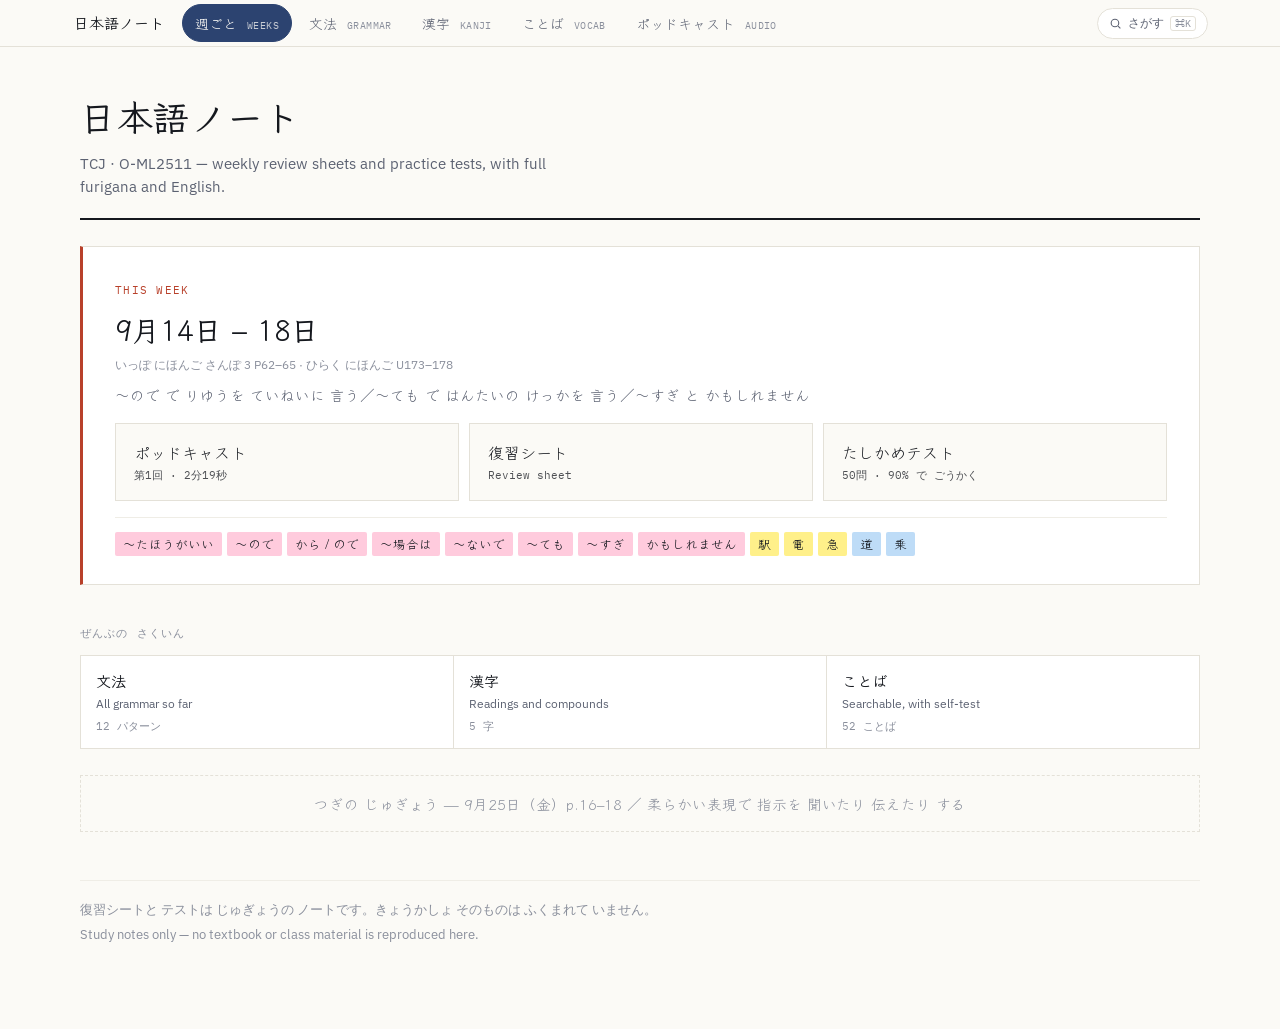
<file: index.html>
<!doctype html>
<html lang="ja">
<head>
<meta charset="utf-8">
<meta name="viewport" content="width=device-width, initial-scale=1">
<title>日本語ノート</title>
<meta name="description" content="TCJ の じゅぎょうの 復習シートと たしかめテスト — weekly Japanese study sheets with furigana and English.">
<link rel="stylesheet" href="https://fonts.googleapis.com/css2?family=Klee+One:wght@400;600&family=IBM+Plex+Sans:wght@400;500;600&family=IBM+Plex+Mono:wght@400;500&display=swap">
<link rel="stylesheet" href="assets/site.css">
<style>
.hero{padding:40px 0 0}
.hero h1{font-family:var(--ja);font-size:36px;font-weight:600;margin:0;letter-spacing:.02em}
.hero .sub{font-size:14.5px;color:var(--muted);margin:7px 0 0;max-width:58ch}
.hero .rule{height:2px;background:var(--ink);margin:20px 0 0}

/* primary: this week */
.now{margin:26px 0 0;border:1px solid var(--line);background:var(--surface);border-left:3px solid var(--vermilion)}
.now-in{padding:20px 22px}
.now .eyebrow{font-family:var(--mono);font-size:10.5px;letter-spacing:.12em;text-transform:uppercase;color:var(--vermilion)}
.now .range{font-family:var(--ja);font-size:24px;font-weight:600;margin:6px 0 0}
.now .book{font-size:12px;color:var(--faint);font-family:var(--en);margin-top:3px}
.now .cando{font-family:var(--ja);font-size:14.5px;color:var(--muted);margin:9px 0 0}
.now-actions{display:flex;flex-wrap:wrap;gap:10px;margin:16px 0 0}
.now-actions a{
  flex:1 1 150px;display:flex;flex-direction:column;gap:2px;text-decoration:none;
  border:1px solid var(--line);background:var(--paper);color:var(--ink);
  padding:12px 15px;transition:border-color .15s,background .15s;
}
.now-actions a:hover{border-color:var(--indigo);background:var(--indigo-soft)}
.now-actions a .t{font-family:var(--ja);font-size:15px}
.now-actions a .n{font-family:var(--mono);font-size:10.5px;opacity:.75}
.now-tags{display:flex;flex-wrap:wrap;gap:5px;margin:16px 0 0;padding-top:14px;border-top:1px solid var(--line-soft)}
.now-tags span{font-family:var(--ja);font-size:12.5px;padding:2px 8px;border-radius:2px;color:var(--ink)}
.now-tags .g{background:var(--hl-p)}
.now-tags .k{background:var(--hl-y)}
.now-tags .v{background:var(--hl-b)}

/* secondary: cumulative index */
.year{font-family:var(--mono);font-size:11px;font-weight:500;letter-spacing:.1em;
      color:var(--faint);margin:40px 0 0}
.jump{display:grid;grid-template-columns:repeat(3,1fr);gap:1px;
      background:var(--line);border:1px solid var(--line);margin:12px 0 0}
.jump a{background:var(--surface);padding:13px 15px;text-decoration:none;color:var(--ink);
        display:block;transition:background .15s}
.jump a:hover{background:var(--indigo-soft)}
.jump a:focus-visible{outline:2px solid var(--vermilion);outline-offset:-2px}
.jump .t{display:block;font-family:var(--ja);font-size:15px;font-weight:600}
.jump .d{display:block;font-family:var(--en);font-size:11.5px;color:var(--muted);margin-top:2px}
.jump .n{display:block;font-family:var(--mono);font-size:10.5px;color:var(--faint);margin-top:5px}

.next{margin:26px 0 0;padding:16px 18px;border:1px dashed var(--line);color:var(--faint);
      font-family:var(--ja);font-size:14.5px;text-align:center}

@media (min-width:1000px){
  .now-in{padding:28px 32px}
  .now .range{font-size:28px}
  .now-actions a{padding:16px 18px}
  .now-actions a .t{font-size:16px}
}
@media (max-width:640px){
  .hero{padding-top:28px}
  .hero h1{font-size:28px}
  .now-in{padding:16px 17px}
  .jump{grid-template-columns:1fr}
  .jump a{display:flex;align-items:baseline;gap:9px;flex-wrap:wrap;padding:12px 14px}
  .jump .t{flex:none}
  .jump .d{margin-top:0;flex:1 1 auto}
  .jump .n{margin-top:0;flex:none;margin-left:auto}
}
</style>
</head>
<body>

<nav class="sitenav"><div class="sitenav-in">
  <a class="home" href="./">日本語ノート</a>
  <button class="hamburger" id="navToggle" aria-label="Menu" aria-expanded="false">
    <svg viewBox="0 0 24 24" fill="none" stroke="currentColor" stroke-width="2"><path d="M3 6h18M3 12h18M3 18h18"/></svg>
  </button>
  <div class="navlinks" id="navLinks">
    <button class="searchbtn searchbtn-menu" type="button">
      <svg viewBox="0 0 24 24" fill="none" stroke="currentColor" stroke-width="2"><circle cx="11" cy="11" r="7"/><path d="M21 21l-4.3-4.3"/></svg>
      <span class="lbl">さがす</span><kbd>⌘K</kbd>
    </button>
    <a class="nl" href="./" aria-current="page">週ごと <small>WEEKS</small></a>
    <a class="nl" href="grammar.html">文法 <small>GRAMMAR</small></a>
    <a class="nl" href="kanji.html">漢字 <small>KANJI</small></a>
    <a class="nl" href="vocab.html">ことば <small>VOCAB</small></a>
    <a class="nl" href="2026-09-14/podcast.html">ポッドキャスト <small>AUDIO</small></a>
  </div>
  <button class="searchbtn searchbtn-top" type="button">
    <svg viewBox="0 0 24 24" fill="none" stroke="currentColor" stroke-width="2"><circle cx="11" cy="11" r="7"/><path d="M21 21l-4.3-4.3"/></svg>
    <span class="lbl">さがす</span><kbd>⌘K</kbd>
  </button>
</div></nav>

<div class="wrap">

  <div class="hero">
    <h1>日本語ノート</h1>
    <p class="sub">TCJ · O-ML2511 — weekly review sheets and practice tests, with full furigana and English.</p>
    <div class="rule"></div>
  </div>

  <article class="now">
    <div class="now-in">
      <span class="eyebrow">this week</span>
      <div class="range ja">9月14日 – 18日</div>
      <div class="book">いっぽ にほんご さんぽ 3 P62–65 · ひらく にほんご U173–178</div>
      <p class="cando">〜ので で りゆうを ていねいに 言う／〜ても で はんたいの けっかを 言う／〜すぎ と かもしれません</p>
      <div class="now-actions">
        <a href="2026-09-14/podcast.html"><span class="t">ポッドキャスト</span><span class="n">第1回 · 2分19秒</span></a>
        <a href="2026-09-14/review.html"><span class="t">復習シート</span><span class="n">Review sheet</span></a>
        <a href="2026-09-14/quiz.html"><span class="t">たしかめテスト</span><span class="n">50問 · 90% で ごうかく</span></a>
      </div>
      <div class="now-tags">
        <span class="g">〜たほうがいい</span><span class="g">〜ので</span><span class="g">から / ので</span>
        <span class="g">〜場合は</span><span class="g">〜ないで</span><span class="g">〜ても</span>
        <span class="g">〜すぎ</span><span class="g">かもしれません</span>
        <span class="k">駅</span><span class="k">電</span><span class="k">急</span><span class="v">道</span><span class="v">乗</span>
      </div>
    </div>
  </article>

  <p class="year">ぜんぶの さくいん</p>
  <nav class="jump" aria-label="Cumulative references">
    <a href="grammar.html"><span class="t">文法</span><span class="d">All grammar so far</span><span class="n">12 パターン</span></a>
    <a href="kanji.html"><span class="t">漢字</span><span class="d">Readings and compounds</span><span class="n">5 字</span></a>
    <a href="vocab.html"><span class="t">ことば</span><span class="d">Searchable, with self-test</span><span class="n">52 ことば</span></a>
  </nav>

  <p class="next">つぎの じゅぎょう — 9月25日（金）p.16–18 ／ 柔らかい表現で 指示を 聞いたり 伝えたり する</p>

  <footer class="site">
    <p>復習シートと テストは じゅぎょうの ノートです。きょうかしょ そのものは ふくまれて いません。</p>
    <p>Study notes only — no textbook or class material is reproduced here.</p>
  </footer>

</div>
<script src="assets/site.js"></script>
</body>
</html>
</file>
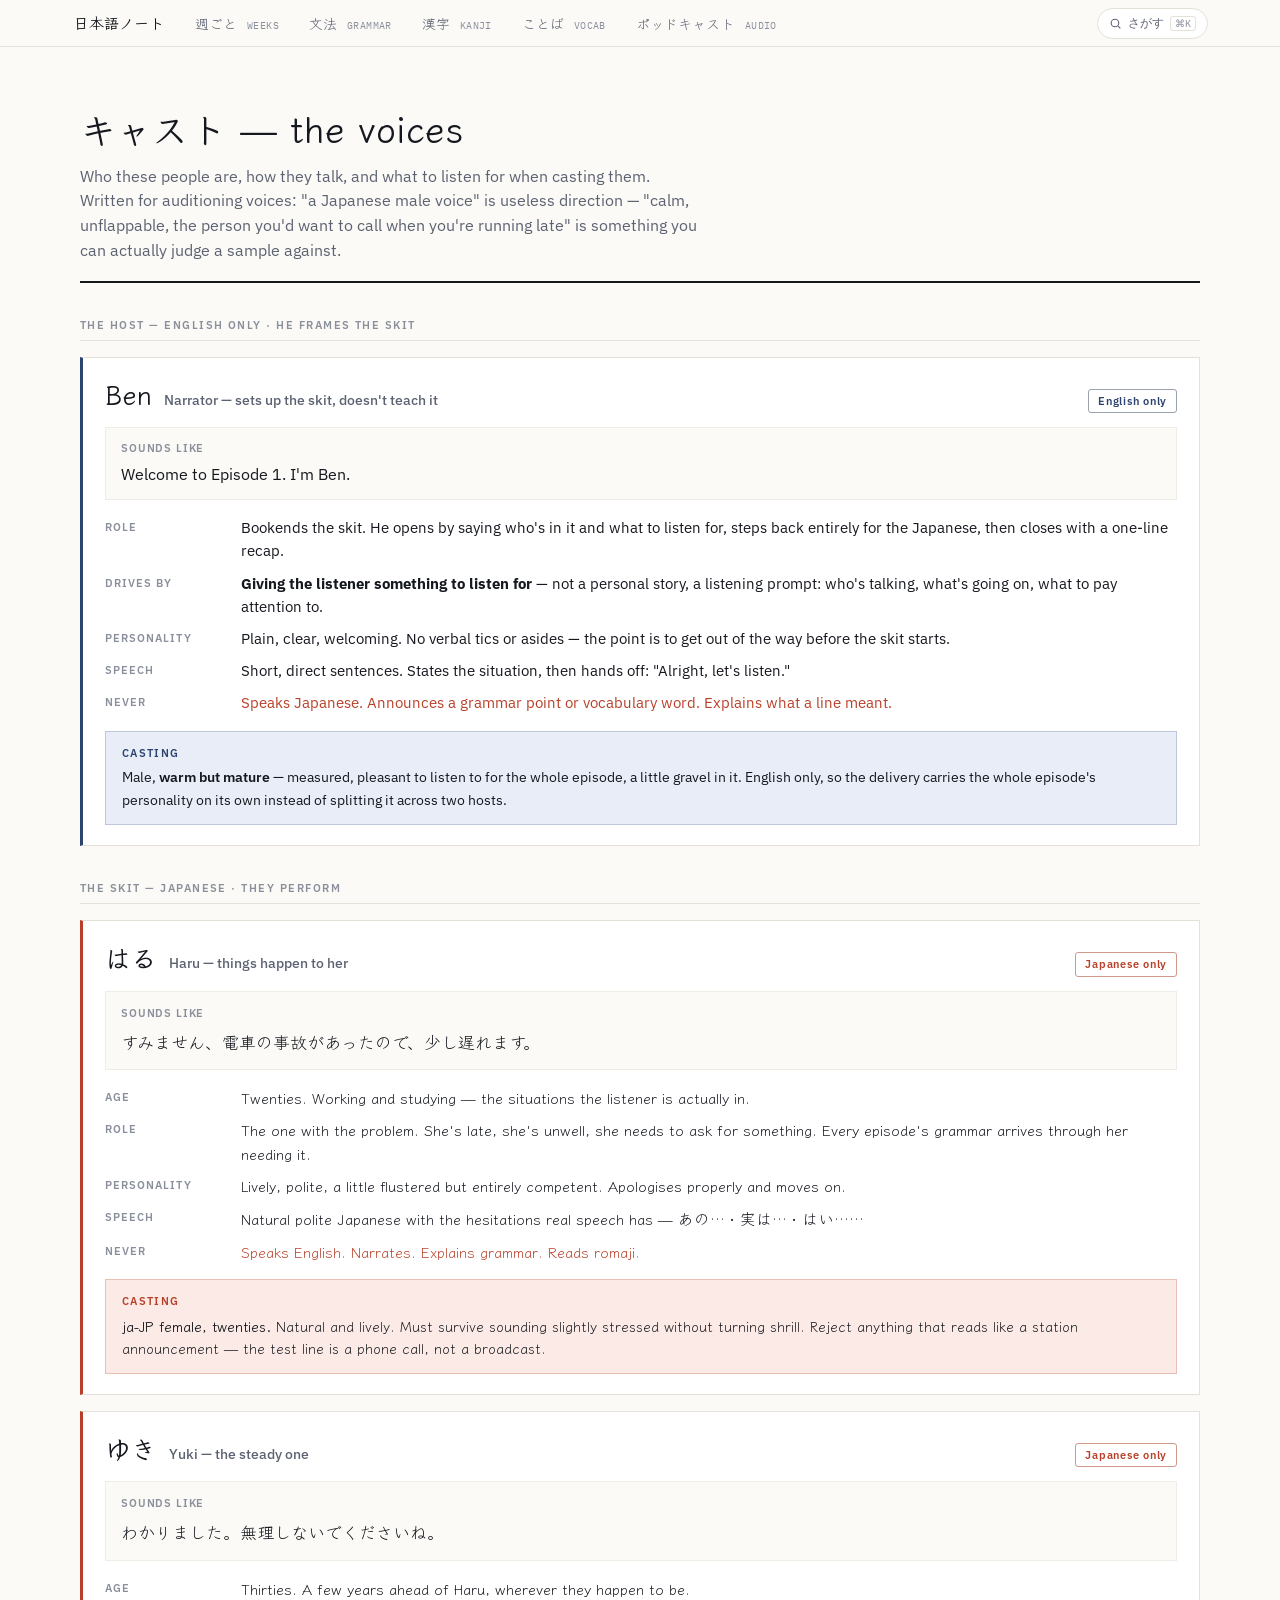
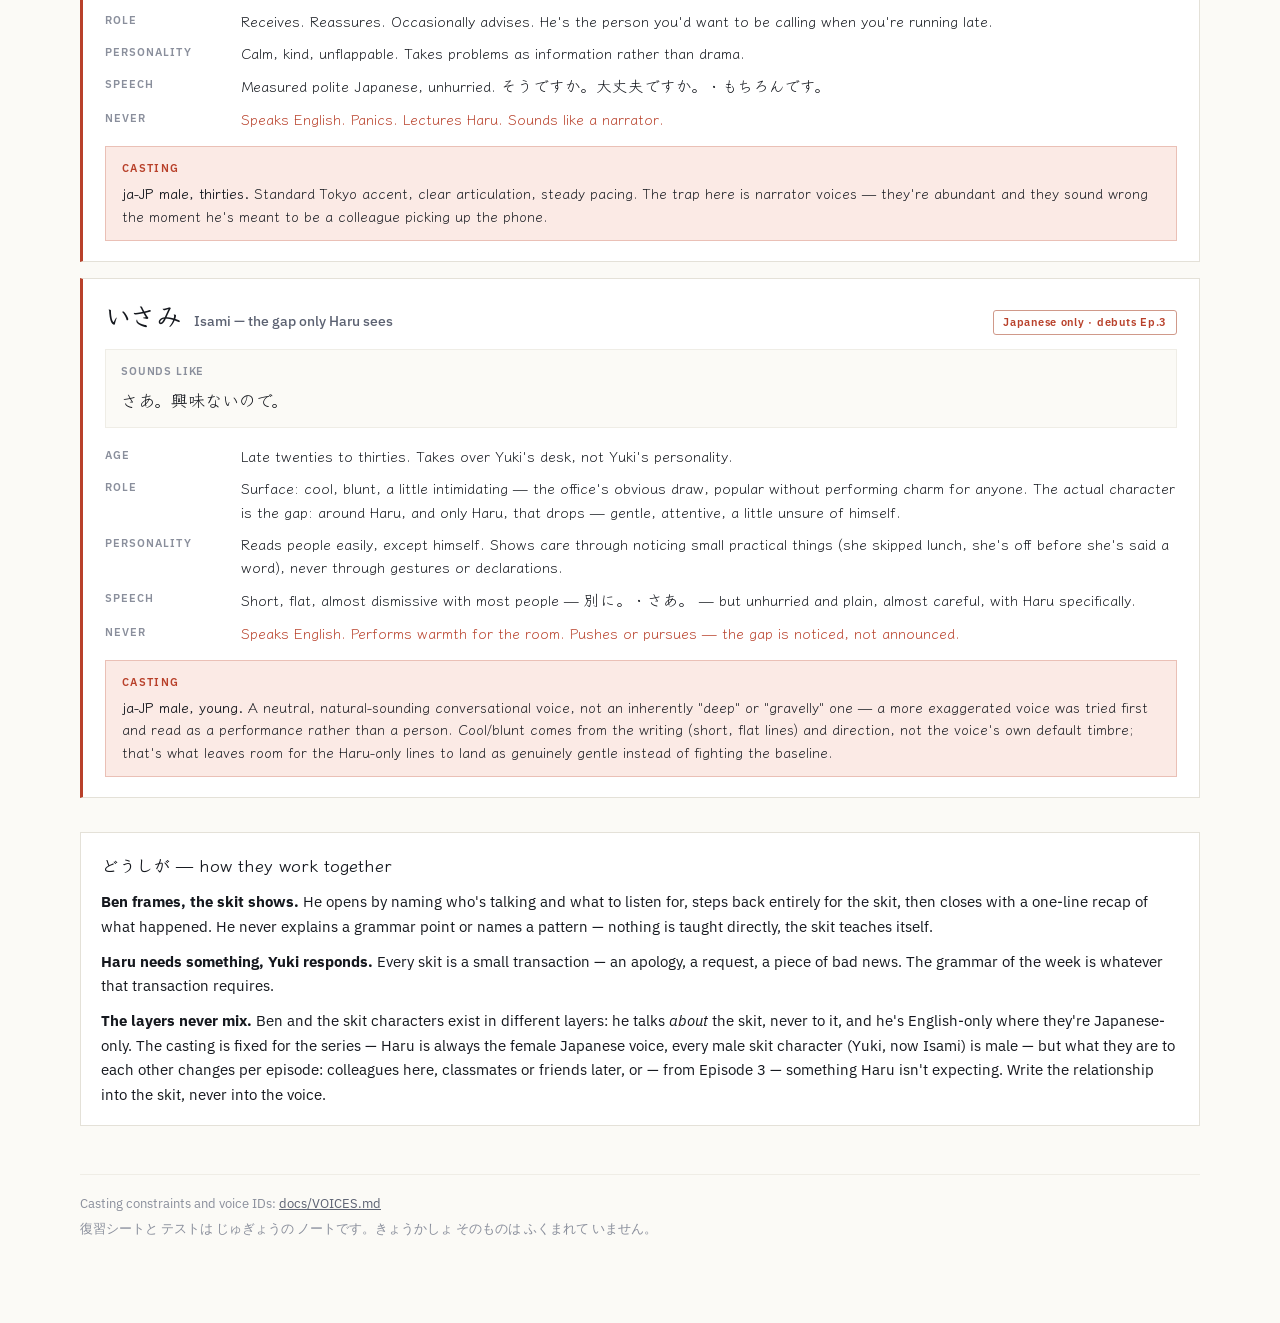
<file: cast.html>
<!doctype html>
<html lang="en">
<head>
<meta charset="utf-8">
<meta name="viewport" content="width=device-width, initial-scale=1">
<title>キャスト — 日本語ノート</title>
<meta name="description" content="The voices of にほんごノート — who they are, how they speak, and what to listen for when casting them.">
<link rel="stylesheet" href="https://fonts.googleapis.com/css2?family=Klee+One:wght@400;600&family=IBM+Plex+Sans:wght@400;500;600&family=IBM+Plex+Mono:wght@400;500&display=swap">
<link rel="stylesheet" href="assets/site.css">
<style>
.intro{max-width:64ch}
.pair{font-family:var(--en);font-size:10.5px;font-weight:600;letter-spacing:.14em;
  text-transform:uppercase;color:var(--faint);margin:34px 0 0;padding-bottom:6px;
  border-bottom:1px solid var(--line)}

.card{border:1px solid var(--line);background:var(--surface);margin:16px 0 0;
  border-left:3px solid var(--indigo);padding:20px 22px}
.card.ja{border-left-color:var(--vermilion)}

.hdr{display:flex;align-items:baseline;gap:12px;flex-wrap:wrap}
.hdr .nm{font-family:var(--ja);font-size:26px;font-weight:600;line-height:1.2}
.hdr .rl{font-family:var(--en);font-size:13.5px;color:var(--muted);font-weight:500}
.hdr .tag{margin-left:auto;font-family:var(--en);font-size:10.5px;font-weight:600;
  letter-spacing:.07em;padding:3px 9px;border-radius:3px;white-space:nowrap;
  border:1px solid color-mix(in srgb,var(--indigo) 40%,var(--line));color:var(--indigo)}
.card.ja .hdr .tag{border-color:color-mix(in srgb,var(--vermilion) 45%,var(--line));color:var(--vermilion)}

.line{font-family:var(--ja);font-size:17px;line-height:1.8;margin:14px 0 0;
  padding:12px 15px;background:var(--paper);border:1px solid var(--line-soft)}
.line .who{font-family:var(--en);font-size:10.5px;font-weight:600;letter-spacing:.08em;
  text-transform:uppercase;color:var(--faint);display:block;margin-bottom:4px}
.card.en .line{font-family:var(--en);font-size:15.5px;line-height:1.65}

.rows{display:grid;grid-template-columns:118px 1fr;gap:9px 18px;margin:16px 0 0;font-size:14.5px}
.rows dt{font-family:var(--en);font-size:10.5px;font-weight:600;letter-spacing:.1em;
  text-transform:uppercase;color:var(--faint);padding-top:3px}
.rows dd{margin:0;line-height:1.6}
.rows dd .ja{font-family:var(--ja);font-size:15.5px}
.never{color:var(--vermilion)}

.cast-note{margin:16px 0 0;padding:13px 16px;background:var(--indigo-soft);
  border:1px solid color-mix(in srgb,var(--indigo) 22%,transparent);font-size:14px}
.card.ja .cast-note{background:var(--vermilion-soft);
  border-color:color-mix(in srgb,var(--vermilion) 25%,transparent)}
.cast-note .lbl{font-family:var(--en);font-size:10.5px;font-weight:600;letter-spacing:.13em;
  text-transform:uppercase;color:var(--indigo);display:block;margin-bottom:5px}
.card.ja .cast-note .lbl{color:var(--vermilion)}
.cast-note b{font-weight:600}

.dyn{margin:34px 0 0;padding:18px 20px;border:1px solid var(--line);background:var(--surface)}
.dyn h2{font-family:var(--ja);font-size:17px;font-weight:600;margin:0 0 12px}
.dyn p{margin:0 0 10px;font-size:14.5px;line-height:1.7}
.dyn p:last-child{margin:0}

@media (max-width:640px){
  .card{padding:16px 15px}
  .hdr .nm{font-size:22px}
  .hdr .tag{margin-left:0}
  .rows{grid-template-columns:1fr;gap:2px 0}
  .rows dt{padding-top:10px}
}
</style>
</head>
<body>

<nav class="sitenav"><div class="sitenav-in">
  <a class="home" href="./">日本語ノート</a>
  <button class="hamburger" id="navToggle" aria-label="Menu" aria-expanded="false">
    <svg viewBox="0 0 24 24" fill="none" stroke="currentColor" stroke-width="2"><path d="M3 6h18M3 12h18M3 18h18"/></svg>
  </button>
  <div class="navlinks" id="navLinks">
    <button class="searchbtn searchbtn-menu" type="button">
      <svg viewBox="0 0 24 24" fill="none" stroke="currentColor" stroke-width="2"><circle cx="11" cy="11" r="7"/><path d="M21 21l-4.3-4.3"/></svg>
      <span class="lbl">さがす</span><kbd>⌘K</kbd>
    </button>
    <a class="nl" href="./">週ごと <small>WEEKS</small></a>
    <a class="nl" href="grammar.html">文法 <small>GRAMMAR</small></a>
    <a class="nl" href="kanji.html">漢字 <small>KANJI</small></a>
    <a class="nl" href="vocab.html">ことば <small>VOCAB</small></a>
    <a class="nl" href="2026-09-14/podcast.html">ポッドキャスト <small>AUDIO</small></a>
  </div>
  <button class="searchbtn searchbtn-top" type="button">
    <svg viewBox="0 0 24 24" fill="none" stroke="currentColor" stroke-width="2"><circle cx="11" cy="11" r="7"/><path d="M21 21l-4.3-4.3"/></svg>
    <span class="lbl">さがす</span><kbd>⌘K</kbd>
  </button>
</div></nav>

<div class="wrap">
  <div class="page-head">
    <h1>キャスト — the voices</h1>
    <p class="sub intro">Who these people are, how they talk, and what to listen for when casting
      them. Written for auditioning voices: "a Japanese male voice" is useless direction —
      "calm, unflappable, the person you'd want to call when you're running late" is something
      you can actually judge a sample against.</p>
    <div class="rule"></div>
  </div>

  <p class="pair">The host — English only · he frames the skit</p>

  <article class="card en">
    <div class="hdr">
      <span class="nm">Ben</span>
      <span class="rl">Narrator — sets up the skit, doesn't teach it</span>
      <span class="tag">English only</span>
    </div>
    <div class="line"><span class="who">sounds like</span>Welcome to Episode 1. I'm Ben.</div>
    <dl class="rows">
      <dt>Role</dt><dd>Bookends the skit. He opens by saying who's in it and what to listen for, steps back entirely for the Japanese, then closes with a one-line recap.</dd>
      <dt>Drives by</dt><dd><b>Giving the listener something to listen for</b> — not a personal story, a listening prompt: who's talking, what's going on, what to pay attention to.</dd>
      <dt>Personality</dt><dd>Plain, clear, welcoming. No verbal tics or asides — the point is to get out of the way before the skit starts.</dd>
      <dt>Speech</dt><dd>Short, direct sentences. States the situation, then hands off: "Alright, let's listen."</dd>
      <dt class="never">Never</dt><dd class="never">Speaks Japanese. Announces a grammar point or vocabulary word. Explains what a line meant.</dd>
    </dl>
    <div class="cast-note">
      <span class="lbl">Casting</span>
      Male, <b>warm but mature</b> — measured, pleasant to listen to for the whole episode, a little
      gravel in it. English only, so the delivery carries the whole episode's personality on its own
      instead of splitting it across two hosts.
    </div>
  </article>

  <p class="pair">The skit — Japanese · they perform</p>

  <article class="card ja">
    <div class="hdr">
      <span class="nm">はる</span>
      <span class="rl">Haru — things happen to her</span>
      <span class="tag">Japanese only</span>
    </div>
    <div class="line"><span class="who">sounds like</span>すみません、電車の事故があったので、少し遅れます。</div>
    <dl class="rows">
      <dt>Age</dt><dd>Twenties. Working and studying — the situations the listener is actually in.</dd>
      <dt>Role</dt><dd>The one with the problem. She's late, she's unwell, she needs to ask for something. Every episode's grammar arrives through her needing it.</dd>
      <dt>Personality</dt><dd>Lively, polite, a little flustered but entirely competent. Apologises properly and moves on.</dd>
      <dt>Speech</dt><dd>Natural polite Japanese with the hesitations real speech has — <span class="ja">あの…</span> · <span class="ja">実は…</span> · <span class="ja">はい……</span></dd>
      <dt class="never">Never</dt><dd class="never">Speaks English. Narrates. Explains grammar. Reads romaji.</dd>
    </dl>
    <div class="cast-note">
      <span class="lbl">Casting</span>
      <b>ja-JP female, twenties.</b> Natural and lively. Must survive sounding slightly stressed
      without turning shrill. Reject anything that reads like a station announcement — the test
      line is a phone call, not a broadcast.
    </div>
  </article>

  <article class="card ja">
    <div class="hdr">
      <span class="nm">ゆき</span>
      <span class="rl">Yuki — the steady one</span>
      <span class="tag">Japanese only</span>
    </div>
    <div class="line"><span class="who">sounds like</span>わかりました。無理しないでくださいね。</div>
    <dl class="rows">
      <dt>Age</dt><dd>Thirties. A few years ahead of Haru, wherever they happen to be.</dd>
      <dt>Role</dt><dd>Receives. Reassures. Occasionally advises. He's the person you'd want to be calling when you're running late.</dd>
      <dt>Personality</dt><dd>Calm, kind, unflappable. Takes problems as information rather than drama.</dd>
      <dt>Speech</dt><dd>Measured polite Japanese, unhurried. <span class="ja">そうですか。大丈夫ですか。</span> · <span class="ja">もちろんです。</span></dd>
      <dt class="never">Never</dt><dd class="never">Speaks English. Panics. Lectures Haru. Sounds like a narrator.</dd>
    </dl>
    <div class="cast-note">
      <span class="lbl">Casting</span>
      <b>ja-JP male, thirties.</b> Standard Tokyo accent, clear articulation, steady pacing.
      The trap here is narrator voices — they're abundant and they sound wrong the moment
      he's meant to be a colleague picking up the phone.
    </div>
  </article>

  <article class="card ja">
    <div class="hdr">
      <span class="nm">いさみ</span>
      <span class="rl">Isami — the gap only Haru sees</span>
      <span class="tag">Japanese only · debuts Ep.3</span>
    </div>
    <div class="line"><span class="who">sounds like</span>さあ。興味ないので。</div>
    <dl class="rows">
      <dt>Age</dt><dd>Late twenties to thirties. Takes over Yuki's desk, not Yuki's personality.</dd>
      <dt>Role</dt><dd>Surface: cool, blunt, a little intimidating — the office's obvious draw, popular without performing charm for anyone. The actual character is the gap: around Haru, and only Haru, that drops — gentle, attentive, a little unsure of himself.</dd>
      <dt>Personality</dt><dd>Reads people easily, except himself. Shows care through noticing small practical things (she skipped lunch, she's off before she's said a word), never through gestures or declarations.</dd>
      <dt>Speech</dt><dd>Short, flat, almost dismissive with most people — <span class="ja">別に。</span> · <span class="ja">さあ。</span> — but unhurried and plain, almost careful, with Haru specifically.</dd>
      <dt class="never">Never</dt><dd class="never">Speaks English. Performs warmth for the room. Pushes or pursues — the gap is noticed, not announced.</dd>
    </dl>
    <div class="cast-note">
      <span class="lbl">Casting</span>
      <b>ja-JP male, young.</b> A neutral, natural-sounding conversational voice, not an inherently
      "deep" or "gravelly" one — a more exaggerated voice was tried first and read as a performance
      rather than a person. Cool/blunt comes from the writing (short, flat lines) and direction, not
      the voice's own default timbre; that's what leaves room for the Haru-only lines to land as
      genuinely gentle instead of fighting the baseline.
    </div>
  </article>

  <div class="dyn">
    <h2>どうしが — how they work together</h2>
    <p><b>Ben frames, the skit shows.</b> He opens by naming who's talking and what to listen for,
      steps back entirely for the skit, then closes with a one-line recap of what happened. He
      never explains a grammar point or names a pattern — nothing is taught directly, the skit
      teaches itself.</p>
    <p><b>Haru needs something, Yuki responds.</b> Every skit is a small transaction — an apology,
      a request, a piece of bad news. The grammar of the week is whatever that transaction requires.</p>
    <p><b>The layers never mix.</b> Ben and the skit characters exist in different layers: he
      talks <em>about</em> the skit, never to it, and he's English-only where they're
      Japanese-only. The casting is fixed for the series — Haru is always the female Japanese
      voice, every male skit character (Yuki, now Isami) is male — but what they are to each
      other changes per episode: colleagues here, classmates or friends later, or — from
      Episode 3 — something Haru isn't expecting. Write the relationship into the skit, never
      into the voice.</p>
  </div>

  <footer class="site">
    <p>Casting constraints and voice IDs: <a href="https://github.com/Arcade0101/tcj-japanese/blob/main/docs/VOICES.md">docs/VOICES.md</a></p>
    <p>復習シートと テストは じゅぎょうの ノートです。きょうかしょ そのものは ふくまれて いません。</p>
  </footer>
</div>
<script src="assets/site.js"></script>
</body>
</html>
</file>
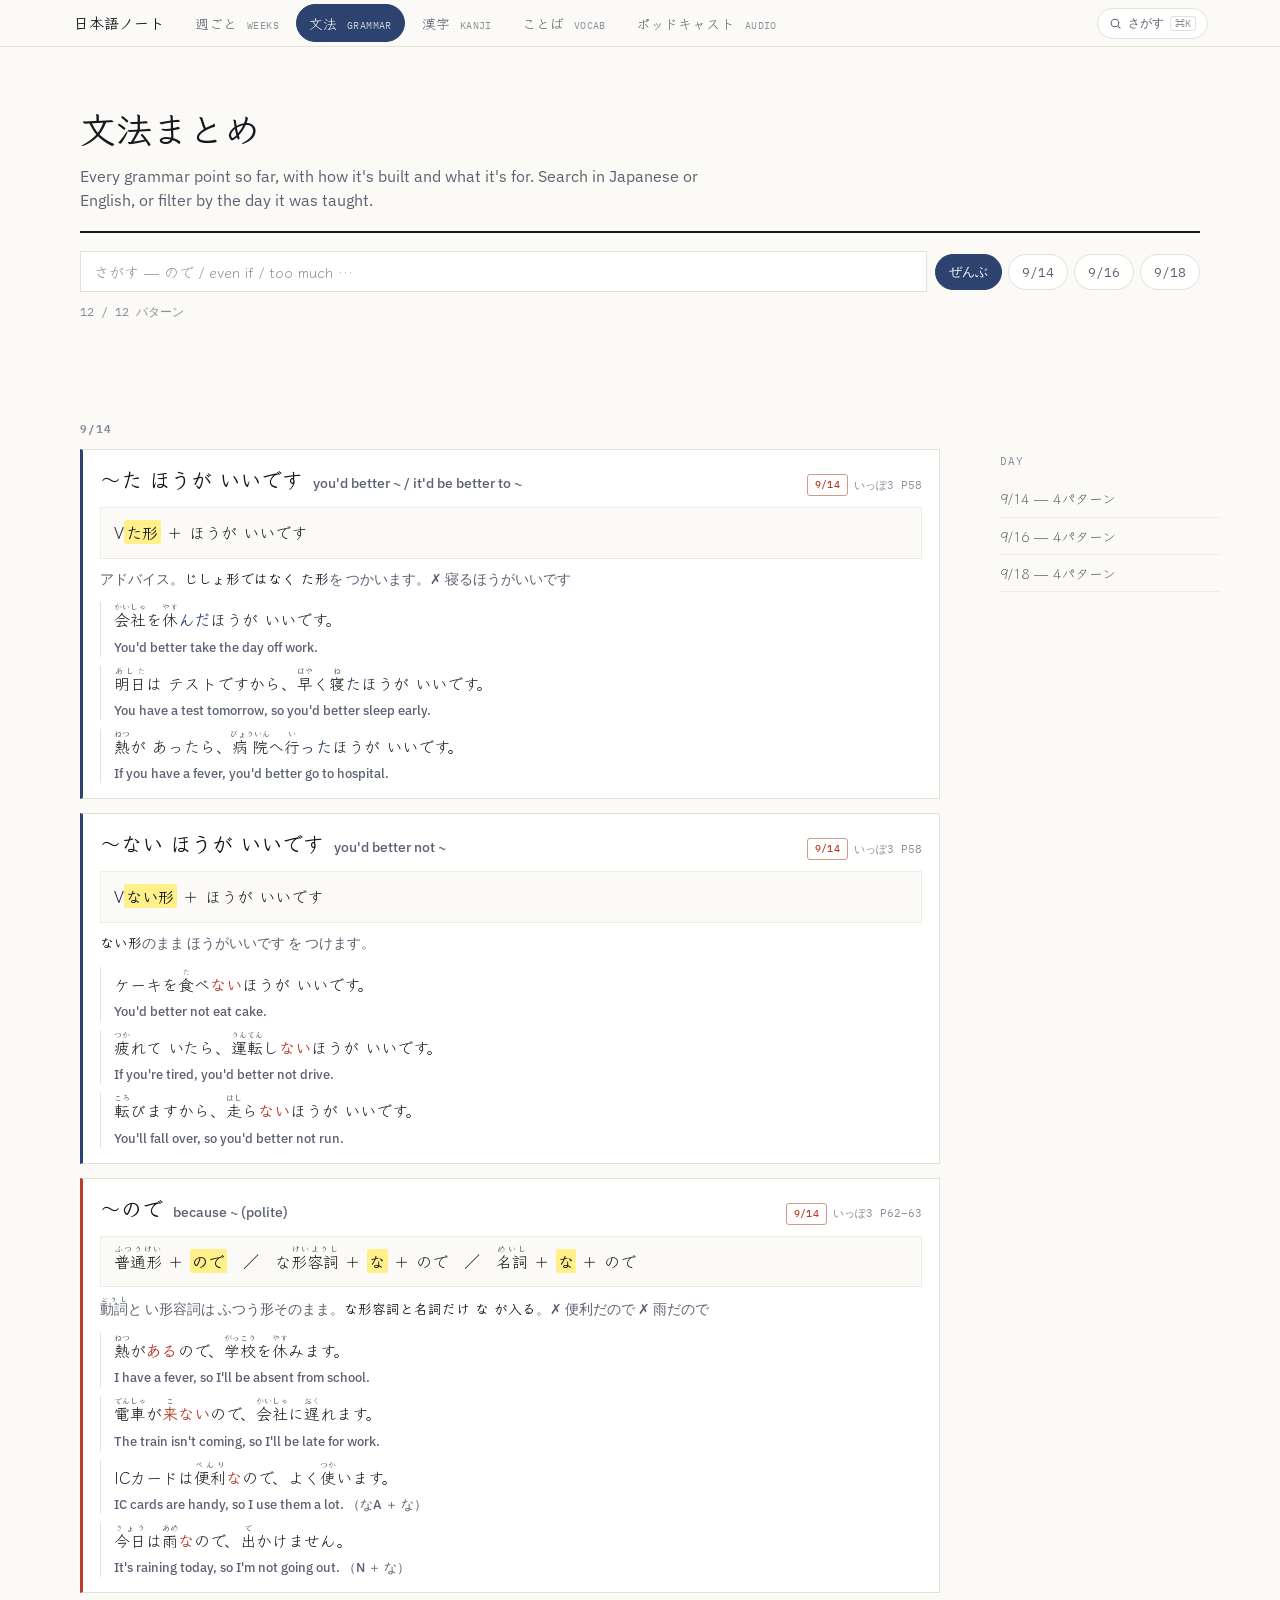
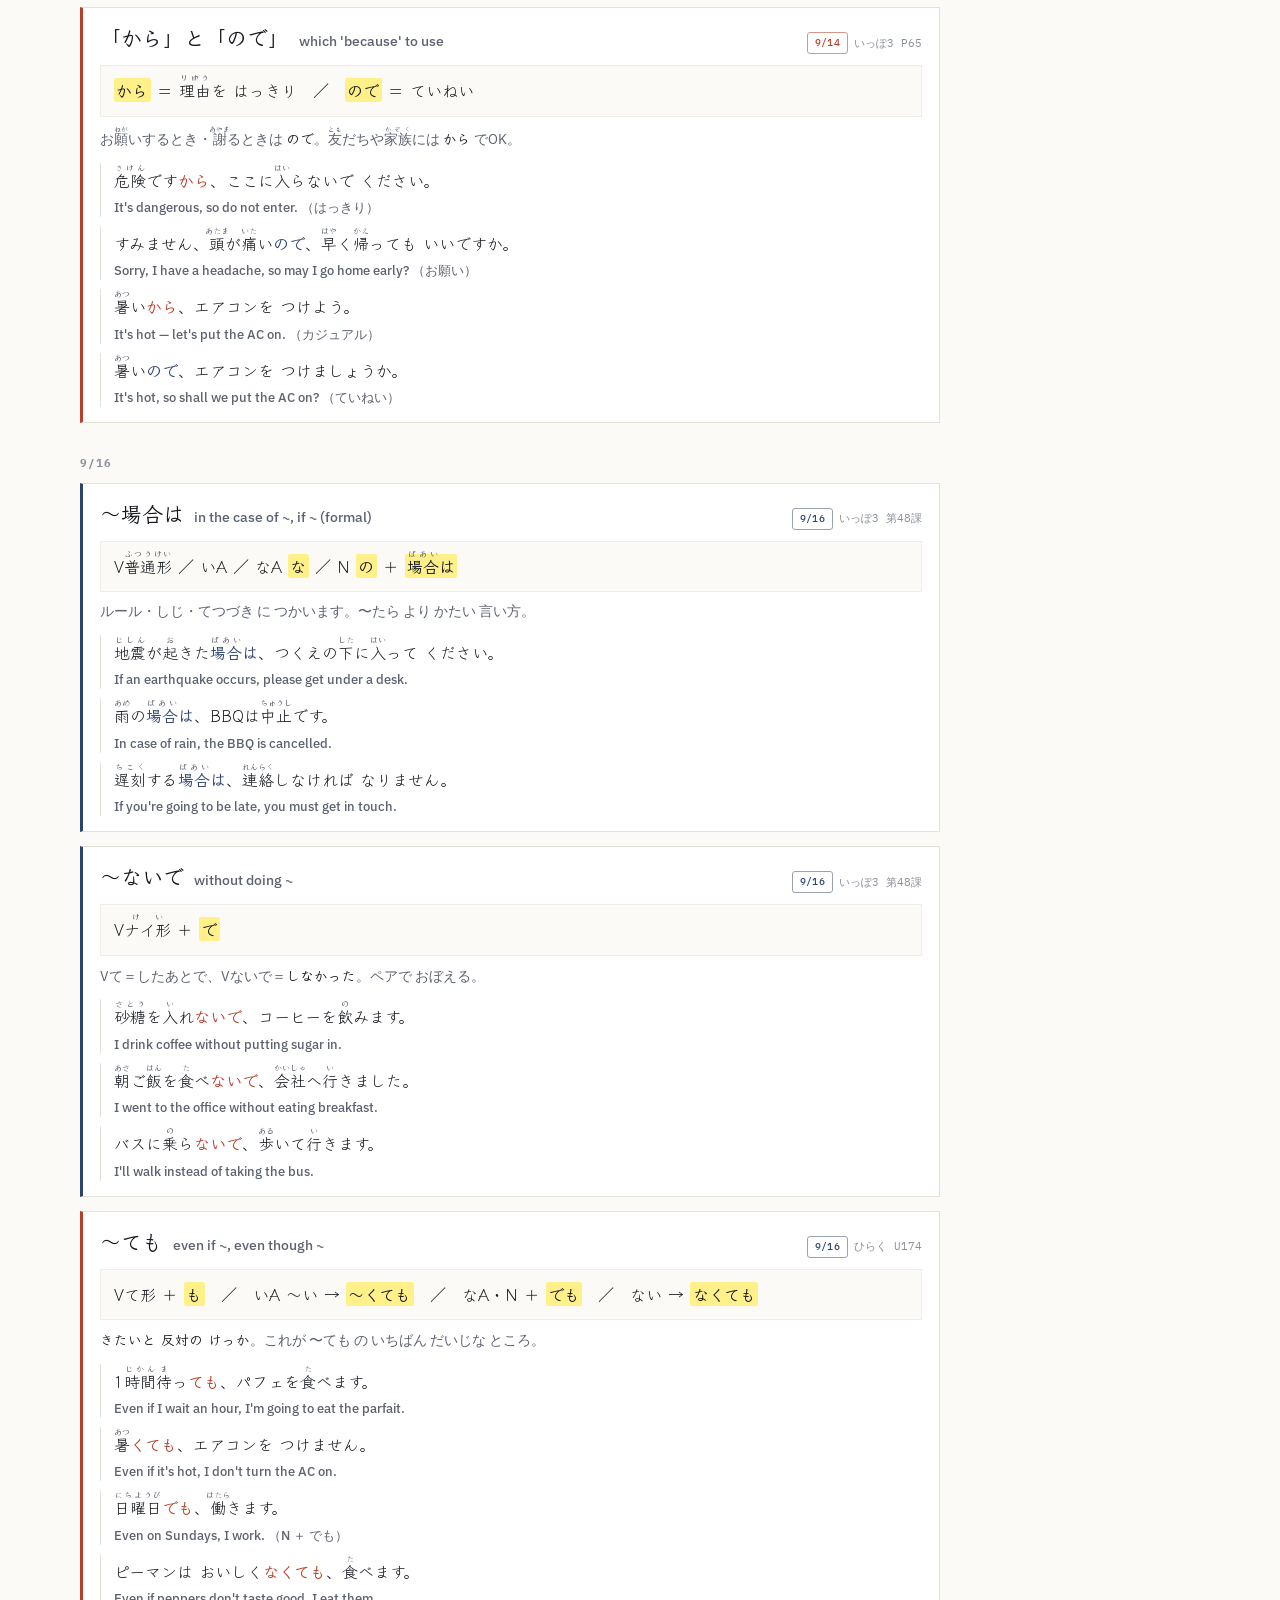
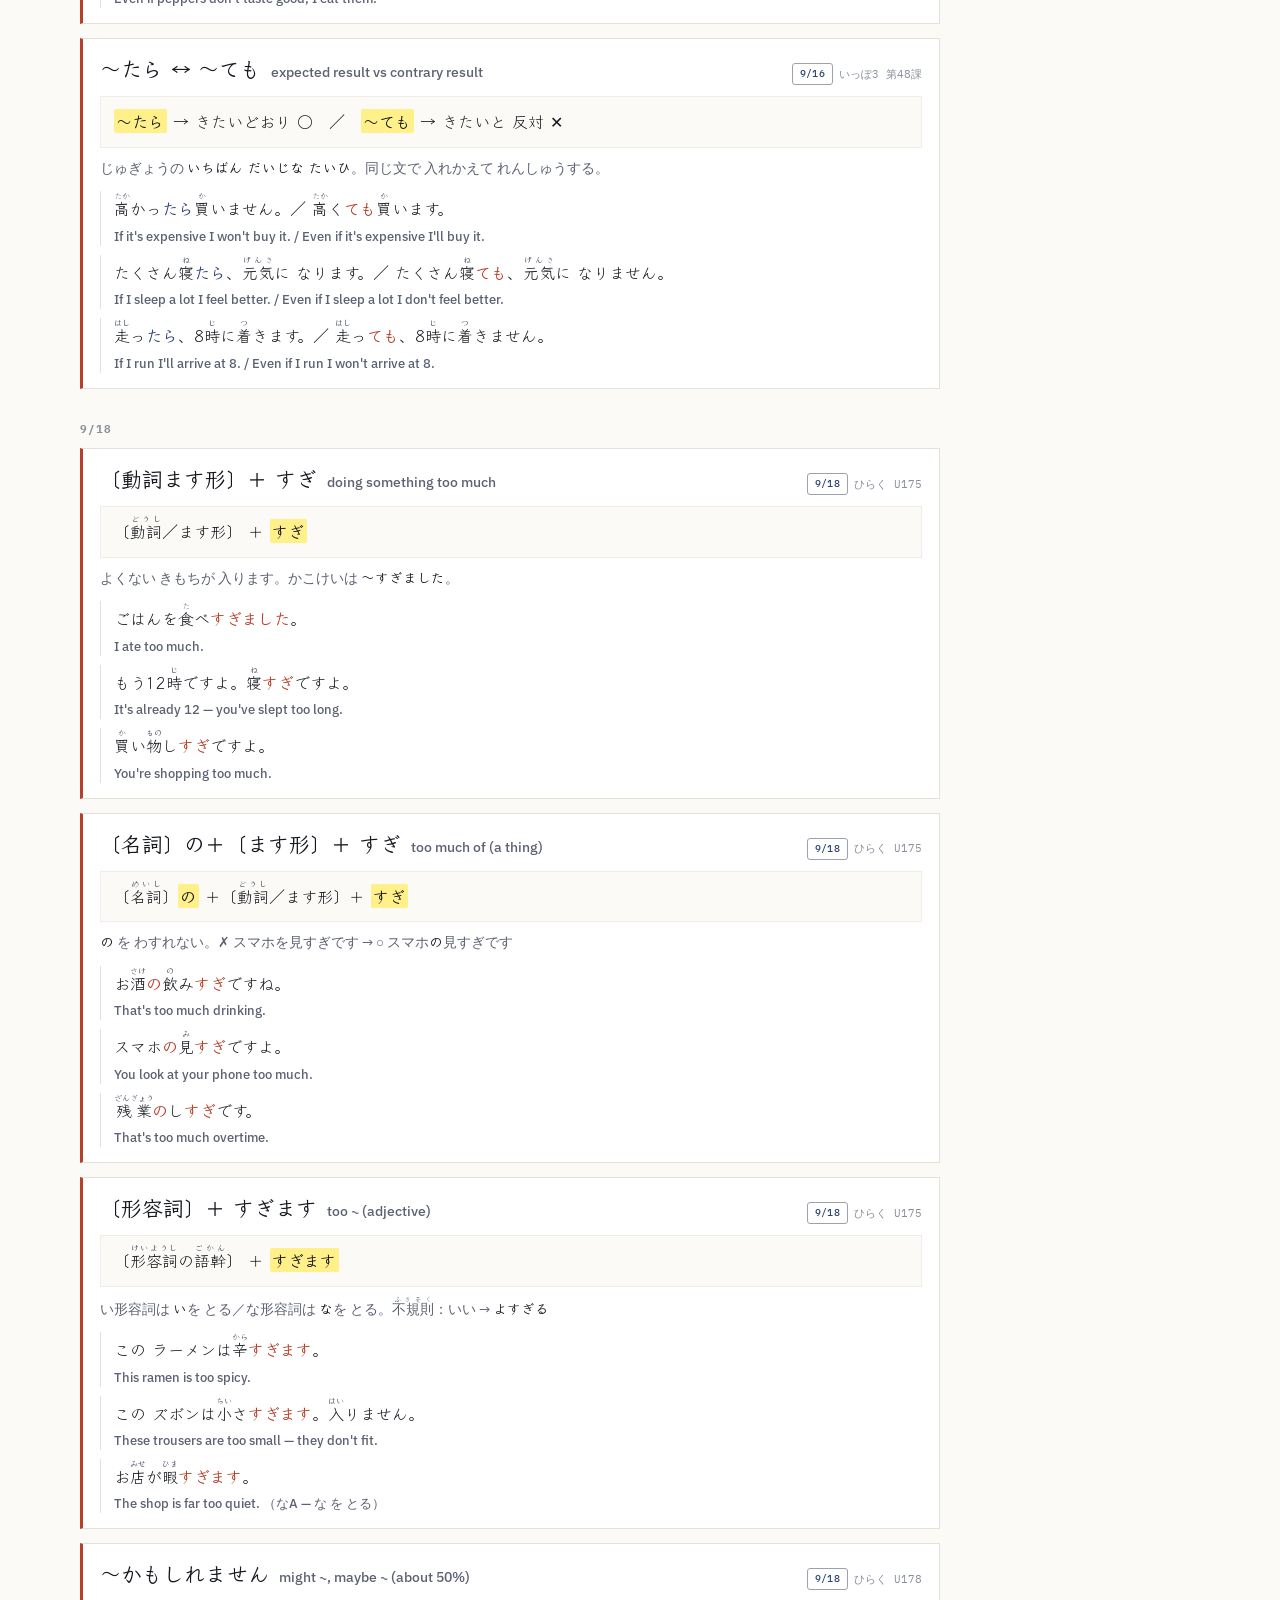
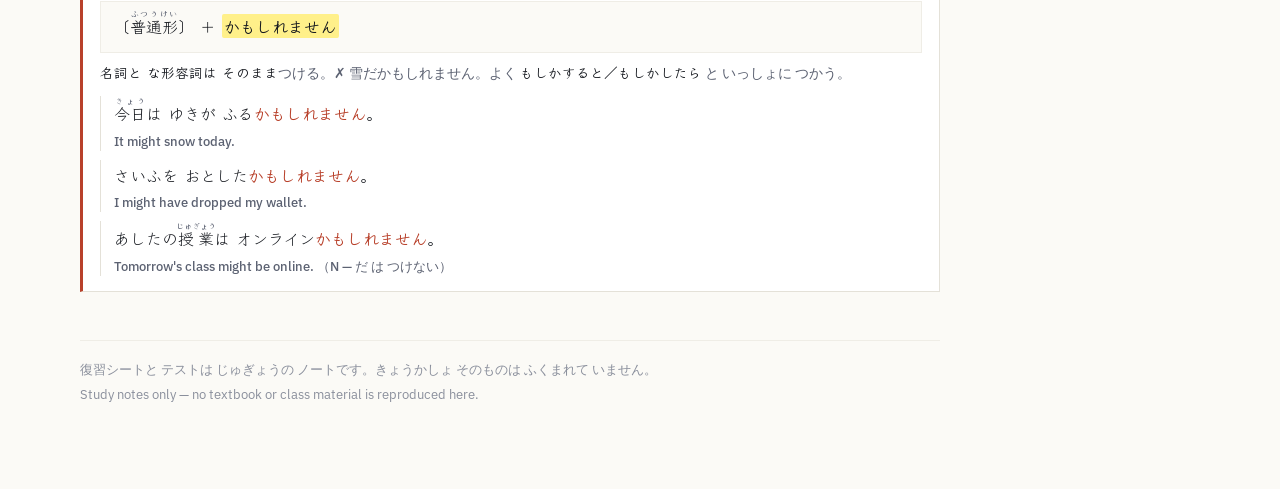
<file: grammar.html>
<!doctype html>
<html lang="ja">
<head>
<meta charset="utf-8">
<meta name="viewport" content="width=device-width, initial-scale=1">
<title>文法まとめ — 日本語ノート</title>
<meta name="description" content="Every grammar point from my TCJ classes, with formation, notes and examples.">
<link rel="stylesheet" href="https://fonts.googleapis.com/css2?family=Klee+One:wght@400;600&family=IBM+Plex+Sans:wght@400;500;600&family=IBM+Plex+Mono:wght@400;500&display=swap">
<link rel="stylesheet" href="assets/site.css">
<style>
.glist{margin:20px 0 0;display:flex;flex-direction:column;gap:14px}
.gday{font-family:var(--mono);font-size:11px;letter-spacing:.1em;color:var(--faint);
      margin:18px 0 -4px;scroll-margin-top:calc(var(--nav-h) + 14px)}
.gday:first-child{margin-top:0}
.gitem{border:1px solid var(--line);background:var(--surface);border-left:3px solid var(--indigo);padding:15px 17px;
       transition:border-color .15s}
.gitem.is-new{border-left-color:var(--vermilion)}
.gitem .hd{display:flex;align-items:baseline;gap:10px;flex-wrap:wrap}
.gitem .pat{font-family:var(--ja);font-size:21px;font-weight:600;line-height:1.4}
.gitem .en{font-family:var(--en);font-size:14px;color:var(--muted);font-weight:500}
.gitem .meta{margin-left:auto;display:flex;gap:6px;align-items:center;flex-wrap:wrap}
.gitem .src{font-family:var(--mono);font-size:10.5px;color:var(--faint);white-space:nowrap}
.form{font-family:var(--ja);font-size:16px;line-height:1.85;margin:11px 0 0;
      padding:10px 13px;background:var(--paper);border:1px solid var(--line-soft)}
.form b{font-weight:600;background:var(--hl-y);padding:0 .15em;border-radius:2px;color:var(--ink)}
.gitem .note{font-family:var(--en);font-size:13.5px;color:var(--muted);margin:9px 0 0}
.gitem .note b{font-family:var(--ja);color:var(--ink);font-weight:600}
.exs{list-style:none;margin:12px 0 0;padding:0;display:flex;flex-direction:column;gap:9px}
.exs li{padding-left:13px;border-left:1px solid var(--line)}
.exs .ja{font-size:16px;line-height:1.9}
.exs .en{display:block;font-size:12.5px;color:var(--muted);margin-top:2px}
em.k{font-style:normal;font-weight:600;color:var(--vermilion)}
em.k2{font-style:normal;font-weight:600;color:var(--indigo)}
@media (max-width:640px){
  .gitem{padding:13px 14px}
  .gitem .pat{font-size:19px}
  .gitem .meta{margin-left:0;width:100%}
  .form{font-size:15px}
}
</style>
</head>
<body>

<nav class="sitenav"><div class="sitenav-in">
  <a class="home" href="./">日本語ノート</a>
  <button class="hamburger" id="navToggle" aria-label="Menu" aria-expanded="false">
    <svg viewBox="0 0 24 24" fill="none" stroke="currentColor" stroke-width="2"><path d="M3 6h18M3 12h18M3 18h18"/></svg>
  </button>
  <div class="navlinks" id="navLinks">
    <button class="searchbtn searchbtn-menu" type="button">
      <svg viewBox="0 0 24 24" fill="none" stroke="currentColor" stroke-width="2"><circle cx="11" cy="11" r="7"/><path d="M21 21l-4.3-4.3"/></svg>
      <span class="lbl">さがす</span><kbd>⌘K</kbd>
    </button>
    <a class="nl" href="./">週ごと <small>WEEKS</small></a>
    <a class="nl" href="grammar.html" aria-current="page">文法 <small>GRAMMAR</small></a>
    <a class="nl" href="kanji.html">漢字 <small>KANJI</small></a>
    <a class="nl" href="vocab.html">ことば <small>VOCAB</small></a>
    <a class="nl" href="2026-09-14/podcast.html">ポッドキャスト <small>AUDIO</small></a>
  </div>
  <button class="searchbtn searchbtn-top" type="button">
    <svg viewBox="0 0 24 24" fill="none" stroke="currentColor" stroke-width="2"><circle cx="11" cy="11" r="7"/><path d="M21 21l-4.3-4.3"/></svg>
    <span class="lbl">さがす</span><kbd>⌘K</kbd>
  </button>
</div></nav>

<div class="wrap">
  <div class="page-head">
    <h1>文法まとめ</h1>
    <p class="sub">Every grammar point so far, with how it's built and what it's for. Search in Japanese or English, or filter by the day it was taught.</p>
    <div class="rule"></div>
  </div>

  <div class="filters">
    <input type="search" id="q" placeholder="さがす — ので / even if / too much …" aria-label="Search grammar">
    <div class="chipset" id="days">
      <button data-day="all" aria-pressed="true">ぜんぶ</button>
      <button data-day="9/14" aria-pressed="false">9/14</button>
      <button data-day="9/16" aria-pressed="false">9/16</button>
      <button data-day="9/18" aria-pressed="false">9/18</button>
    </div>
  </div>
  <p class="tally" id="tally"></p>
</div>

<div class="layout has-rail">
  <div class="layout-main">
    <div class="wrap" style="padding-top:0">
      <div class="glist" id="list"></div>
      <p class="noresult" id="none" hidden>みつかりませんでした。 — Nothing matched.</p>
      <footer class="site">
        <p>復習シートと テストは じゅぎょうの ノートです。きょうかしょ そのものは ふくまれて いません。</p>
        <p>Study notes only — no textbook or class material is reproduced here.</p>
      </footer>
    </div>
  </div>
  <aside class="rail">
    <p class="rail-title">day</p>
    <a href="#day-9-14">9/14 — 4パターン</a>
    <a href="#day-9-16">9/16 — 4パターン</a>
    <a href="#day-9-18">9/18 — 4パターン</a>
  </aside>
</div>

<script>
var G=[
{p:"〜た ほうが いいです",en:"you'd better ~ / it'd be better to ~",day:"9/14",src:"いっぽ3 P58",nw:0,
 f:"V<b>た形</b> ＋ ほうが いいです",
 note:"アドバイス。<b>じしょ形ではなく た形</b>を つかいます。✗ 寝るほうがいいです",
 ex:[["<ruby>会社<rt>かいしゃ</rt></ruby>を<ruby>休<rt>やす</rt></ruby><em class='k2'>んだ</em>ほうが いいです。","You'd better take the day off work."],
     ["<ruby>明日<rt>あした</rt></ruby>は テストですから、<ruby>早<rt>はや</rt></ruby>く<ruby>寝<rt>ね</rt></ruby><em class='k2'>た</em>ほうが いいです。","You have a test tomorrow, so you'd better sleep early."],
     ["<ruby>熱<rt>ねつ</rt></ruby>が あったら、<ruby>病院<rt>びょういん</rt></ruby>へ<ruby>行<rt>い</rt></ruby><em class='k2'>った</em>ほうが いいです。","If you have a fever, you'd better go to hospital."]]},

{p:"〜ない ほうが いいです",en:"you'd better not ~",day:"9/14",src:"いっぽ3 P58",nw:0,
 f:"V<b>ない形</b> ＋ ほうが いいです",
 note:"<b>ない形</b>のまま ほうがいいです を つけます。",
 ex:[["ケーキを<ruby>食<rt>た</rt></ruby>べ<em class='k'>ない</em>ほうが いいです。","You'd better not eat cake."],
     ["<ruby>疲<rt>つか</rt></ruby>れて いたら、<ruby>運転<rt>うんてん</rt></ruby>し<em class='k'>ない</em>ほうが いいです。","If you're tired, you'd better not drive."],
     ["<ruby>転<rt>ころ</rt></ruby>びますから、<ruby>走<rt>はし</rt></ruby>ら<em class='k'>ない</em>ほうが いいです。","You'll fall over, so you'd better not run."]]},

{p:"〜ので",en:"because ~ (polite)",day:"9/14",src:"いっぽ3 P62–63",nw:1,
 f:"<ruby>普通形<rt>ふつうけい</rt></ruby> ＋ <b>ので</b>　／　な<ruby>形容詞<rt>けいようし</rt></ruby> ＋ <b>な</b> ＋ ので　／　<ruby>名詞<rt>めいし</rt></ruby> ＋ <b>な</b> ＋ ので",
 note:"<ruby>動詞<rt>どうし</rt></ruby>と い形容詞は ふつう形そのまま。<b>な形容詞と名詞だけ な が入る</b>。✗ 便利だので ✗ 雨だので",
 ex:[["<ruby>熱<rt>ねつ</rt></ruby>が<em class='k'>ある</em>ので、<ruby>学校<rt>がっこう</rt></ruby>を<ruby>休<rt>やす</rt></ruby>みます。","I have a fever, so I'll be absent from school."],
     ["<ruby>電車<rt>でんしゃ</rt></ruby>が<em class='k'><ruby>来<rt>こ</rt></ruby>ない</em>ので、<ruby>会社<rt>かいしゃ</rt></ruby>に<ruby>遅<rt>おく</rt></ruby>れます。","The train isn't coming, so I'll be late for work."],
     ["ICカードは<ruby>便利<rt>べんり</rt></ruby><em class='k'>な</em>ので、よく<ruby>使<rt>つか</rt></ruby>います。","IC cards are handy, so I use them a lot. （なA ＋ な）"],
     ["<ruby>今日<rt>きょう</rt></ruby>は<ruby>雨<rt>あめ</rt></ruby><em class='k'>な</em>ので、<ruby>出<rt>で</rt></ruby>かけません。","It's raining today, so I'm not going out. （N ＋ な）"]]},

{p:"「から」と「ので」",en:"which 'because' to use",day:"9/14",src:"いっぽ3 P65",nw:1,
 f:"<b>から</b> ＝ <ruby>理由<rt>りゆう</rt></ruby>を はっきり　／　<b>ので</b> ＝ ていねい",
 note:"お<ruby>願<rt>ねが</rt></ruby>いするとき・<ruby>謝<rt>あやま</rt></ruby>るときは <b>ので</b>。<ruby>友<rt>とも</rt></ruby>だちや<ruby>家族<rt>かぞく</rt></ruby>には <b>から</b> でOK。",
 ex:[["<ruby>危険<rt>きけん</rt></ruby>です<em class='k'>から</em>、ここに<ruby>入<rt>はい</rt></ruby>らないで ください。","It's dangerous, so do not enter. （はっきり）"],
     ["すみません、<ruby>頭<rt>あたま</rt></ruby>が<ruby>痛<rt>いた</rt></ruby>い<em class='k2'>ので</em>、<ruby>早<rt>はや</rt></ruby>く<ruby>帰<rt>かえ</rt></ruby>っても いいですか。","Sorry, I have a headache, so may I go home early? （お願い）"],
     ["<ruby>暑<rt>あつ</rt></ruby>い<em class='k'>から</em>、エアコンを つけよう。","It's hot — let's put the AC on. （カジュアル）"],
     ["<ruby>暑<rt>あつ</rt></ruby>い<em class='k2'>ので</em>、エアコンを つけましょうか。","It's hot, so shall we put the AC on? （ていねい）"]]},

{p:"〜場合は",en:"in the case of ~, if ~ (formal)",day:"9/16",src:"いっぽ3 第48課",nw:0,
 f:"V<ruby>普通形<rt>ふつうけい</rt></ruby> ／ いA ／ なA <b>な</b> ／ N <b>の</b> ＋ <b><ruby>場合<rt>ばあい</rt></ruby>は</b>",
 note:"ルール・しじ・てつづき に つかいます。〜たら より かたい 言い方。",
 ex:[["<ruby>地震<rt>じしん</rt></ruby>が<ruby>起<rt>お</rt></ruby>きた<em class='k2'><ruby>場合<rt>ばあい</rt></ruby>は</em>、つくえの<ruby>下<rt>した</rt></ruby>に<ruby>入<rt>はい</rt></ruby>って ください。","If an earthquake occurs, please get under a desk."],
     ["<ruby>雨<rt>あめ</rt></ruby>の<em class='k2'><ruby>場合<rt>ばあい</rt></ruby>は</em>、BBQは<ruby>中止<rt>ちゅうし</rt></ruby>です。","In case of rain, the BBQ is cancelled."],
     ["<ruby>遅刻<rt>ちこく</rt></ruby>する<em class='k2'><ruby>場合<rt>ばあい</rt></ruby>は</em>、<ruby>連絡<rt>れんらく</rt></ruby>しなければ なりません。","If you're going to be late, you must get in touch."]]},

{p:"〜ないで",en:"without doing ~",day:"9/16",src:"いっぽ3 第48課",nw:0,
 f:"V<ruby>ナイ形<rt>けい</rt></ruby> ＋ <b>で</b>",
 note:"Vて＝したあとで、Vないで＝<b>しなかった</b>。ペアで おぼえる。",
 ex:[["<ruby>砂糖<rt>さとう</rt></ruby>を<ruby>入<rt>い</rt></ruby>れ<em class='k'>ないで</em>、コーヒーを<ruby>飲<rt>の</rt></ruby>みます。","I drink coffee without putting sugar in."],
     ["<ruby>朝<rt>あさ</rt></ruby>ご<ruby>飯<rt>はん</rt></ruby>を<ruby>食<rt>た</rt></ruby>べ<em class='k'>ないで</em>、<ruby>会社<rt>かいしゃ</rt></ruby>へ<ruby>行<rt>い</rt></ruby>きました。","I went to the office without eating breakfast."],
     ["バスに<ruby>乗<rt>の</rt></ruby>ら<em class='k'>ないで</em>、<ruby>歩<rt>ある</rt></ruby>いて<ruby>行<rt>い</rt></ruby>きます。","I'll walk instead of taking the bus."]]},

{p:"〜ても",en:"even if ~, even though ~",day:"9/16",src:"ひらく U174",nw:1,
 f:"Vて形 ＋ <b>も</b>　／　いA 〜い → <b>〜くても</b>　／　なA・N ＋ <b>でも</b>　／　ない → <b>なくても</b>",
 note:"<b>きたいと 反対の けっか</b>。これが 〜ても の いちばん だいじな ところ。",
 ex:[["1<ruby>時間<rt>じかん</rt></ruby><ruby>待<rt>ま</rt></ruby>っ<em class='k'>ても</em>、パフェを<ruby>食<rt>た</rt></ruby>べます。","Even if I wait an hour, I'm going to eat the parfait."],
     ["<ruby>暑<rt>あつ</rt></ruby><em class='k'>くても</em>、エアコンを つけません。","Even if it's hot, I don't turn the AC on."],
     ["<ruby>日曜日<rt>にちようび</rt></ruby><em class='k'>でも</em>、<ruby>働<rt>はたら</rt></ruby>きます。","Even on Sundays, I work. （N ＋ でも）"],
     ["ピーマンは おいしく<em class='k'>なくても</em>、<ruby>食<rt>た</rt></ruby>べます。","Even if peppers don't taste good, I eat them."]]},

{p:"〜たら ↔ 〜ても",en:"expected result vs contrary result",day:"9/16",src:"いっぽ3 第48課",nw:1,
 f:"<b>〜たら</b> → きたいどおり ○　／　<b>〜ても</b> → きたいと 反対 ✕",
 note:"じゅぎょうの <b>いちばん だいじな たいひ</b>。同じ文で 入れかえて れんしゅうする。",
 ex:[["<ruby>高<rt>たか</rt></ruby>かっ<em class='k2'>たら</em><ruby>買<rt>か</rt></ruby>いません。／ <ruby>高<rt>たか</rt></ruby>く<em class='k'>ても</em><ruby>買<rt>か</rt></ruby>います。","If it's expensive I won't buy it. / Even if it's expensive I'll buy it."],
     ["たくさん<ruby>寝<rt>ね</rt></ruby><em class='k2'>たら</em>、<ruby>元気<rt>げんき</rt></ruby>に なります。／ たくさん<ruby>寝<rt>ね</rt></ruby><em class='k'>ても</em>、<ruby>元気<rt>げんき</rt></ruby>に なりません。","If I sleep a lot I feel better. / Even if I sleep a lot I don't feel better."],
     ["<ruby>走<rt>はし</rt></ruby>っ<em class='k2'>たら</em>、8<ruby>時<rt>じ</rt></ruby>に<ruby>着<rt>つ</rt></ruby>きます。／ <ruby>走<rt>はし</rt></ruby>っ<em class='k'>ても</em>、8<ruby>時<rt>じ</rt></ruby>に<ruby>着<rt>つ</rt></ruby>きません。","If I run I'll arrive at 8. / Even if I run I won't arrive at 8."]]},

{p:"〔動詞ます形〕＋ すぎ",en:"doing something too much",day:"9/18",src:"ひらく U175",nw:1,
 f:"〔<ruby>動詞<rt>どうし</rt></ruby>／ます形〕 ＋ <b>すぎ</b>",
 note:"よくない きもちが 入ります。かこけいは <b>〜すぎました</b>。",
 ex:[["ごはんを<ruby>食<rt>た</rt></ruby>べ<em class='k'>すぎました</em>。","I ate too much."],
     ["もう12<ruby>時<rt>じ</rt></ruby>ですよ。<ruby>寝<rt>ね</rt></ruby><em class='k'>すぎ</em>ですよ。","It's already 12 — you've slept too long."],
     ["<ruby>買<rt>か</rt></ruby>い<ruby>物<rt>もの</rt></ruby>し<em class='k'>すぎ</em>ですよ。","You're shopping too much."]]},

{p:"〔名詞〕の＋〔ます形〕＋ すぎ",en:"too much of (a thing)",day:"9/18",src:"ひらく U175",nw:1,
 f:"〔<ruby>名詞<rt>めいし</rt></ruby>〕<b>の</b> ＋〔<ruby>動詞<rt>どうし</rt></ruby>／ます形〕＋ <b>すぎ</b>",
 note:"<b>の</b> を わすれない。✗ スマホを見すぎです → ○ スマホ<b>の</b>見すぎです",
 ex:[["お<ruby>酒<rt>さけ</rt></ruby><em class='k'>の</em><ruby>飲<rt>の</rt></ruby>み<em class='k'>すぎ</em>ですね。","That's too much drinking."],
     ["スマホ<em class='k'>の</em><ruby>見<rt>み</rt></ruby><em class='k'>すぎ</em>ですよ。","You look at your phone too much."],
     ["<ruby>残業<rt>ざんぎょう</rt></ruby><em class='k'>の</em>し<em class='k'>すぎ</em>です。","That's too much overtime."]]},

{p:"〔形容詞〕＋ すぎます",en:"too ~ (adjective)",day:"9/18",src:"ひらく U175",nw:1,
 f:"〔<ruby>形容詞<rt>けいようし</rt></ruby>の<ruby>語幹<rt>ごかん</rt></ruby>〕 ＋ <b>すぎます</b>",
 note:"い形容詞は <b>い</b>を とる／な形容詞は <b>な</b>を とる。<ruby>不規則<rt>ふきそく</rt></ruby>：いい → <b>よすぎる</b>",
 ex:[["この ラーメンは<ruby>辛<rt>から</rt></ruby><em class='k'>すぎます</em>。","This ramen is too spicy."],
     ["この ズボンは<ruby>小<rt>ちい</rt></ruby>さ<em class='k'>すぎます</em>。<ruby>入<rt>はい</rt></ruby>りません。","These trousers are too small — they don't fit."],
     ["お<ruby>店<rt>みせ</rt></ruby>が<ruby>暇<rt>ひま</rt></ruby><em class='k'>すぎます</em>。","The shop is far too quiet. （なA — な を とる）"]]},

{p:"〜かもしれません",en:"might ~, maybe ~ (about 50%)",day:"9/18",src:"ひらく U178",nw:1,
 f:"〔<ruby>普通形<rt>ふつうけい</rt></ruby>〕 ＋ <b>かもしれません</b>",
 note:"<b>名詞と な形容詞は そのまま</b>つける。✗ 雪だかもしれません。よく <b>もしかすると／もしかしたら</b> と いっしょに つかう。",
 ex:[["<ruby>今日<rt>きょう</rt></ruby>は ゆきが ふる<em class='k'>かもしれません</em>。","It might snow today."],
     ["さいふを おとした<em class='k'>かもしれません</em>。","I might have dropped my wallet."],
     ["あしたの<ruby>授業<rt>じゅぎょう</rt></ruby>は オンライン<em class='k'>かもしれません</em>。","Tomorrow's class might be online. （N — だ は つけない）"]]}
];

var list=document.getElementById('list'), tally=document.getElementById('tally'),
    none=document.getElementById('none'), q=document.getElementById('q'), days=document.getElementById('days');

var seenDay=null;
list.innerHTML = G.map(function(g,i){
  var head='';
  if(g.day!==seenDay){ seenDay=g.day; head='<h2 class="gday" id="day-'+g.day.replace('/','-')+'">'+g.day+'</h2>'; }
  return head+'<div class="gitem'+(g.nw?' is-new':'')+'" data-i="'+i+'" data-day="'+g.day+'">'+
    '<div class="hd"><span class="pat ja">'+g.p+'</span><span class="en">'+g.en+'</span>'+
    '<span class="meta"><span class="day'+(g.day=="9/14"?" d14":"")+'">'+g.day+'</span><span class="src">'+g.src+'</span></span></div>'+
    '<div class="form">'+g.f+'</div>'+
    '<p class="note">'+g.note+'</p>'+
    '<ul class="exs">'+g.ex.map(function(e){return '<li><span class="ja">'+e[0]+'</span><span class="en">'+e[1]+'</span></li>'}).join('')+'</ul>'+
  '</div>';
}).join('');

var cards=[].slice.call(list.querySelectorAll('.gitem'));
var headers=[].slice.call(list.querySelectorAll('.gday'));
var hay=G.map(function(g){return (g.p+' '+g.en+' '+g.note+' '+g.ex.map(function(e){return e[0]+e[1]}).join(' ')).replace(/<[^>]+>/g,'').toLowerCase();});
var curDay='all';
function apply(){
  var term=q.value.trim().toLowerCase();
  var n=0, byDay={};
  cards.forEach(function(c,i){
    var okDay = curDay==='all' || c.dataset.day===curDay;
    var okQ = !term || hay[i].indexOf(term)>-1;
    var show = okDay && okQ;
    c.hidden=!show; if(show){n++; byDay[c.dataset.day]=(byDay[c.dataset.day]||0)+1;}
  });
  headers.forEach(function(h){
    var day=h.textContent;
    h.hidden = !byDay[day];
  });
  tally.textContent = n+' / '+cards.length+' パターン';
  none.hidden = n>0;
}
q.addEventListener('input', apply);
days.addEventListener('click', function(e){
  var b=e.target.closest('button'); if(!b) return;
  curDay=b.dataset.day;
  [].forEach.call(days.children,function(x){x.setAttribute('aria-pressed', String(x===b))});
  apply();
});
apply();
</script>
<script src="assets/site.js"></script>
</body>
</html>
</file>
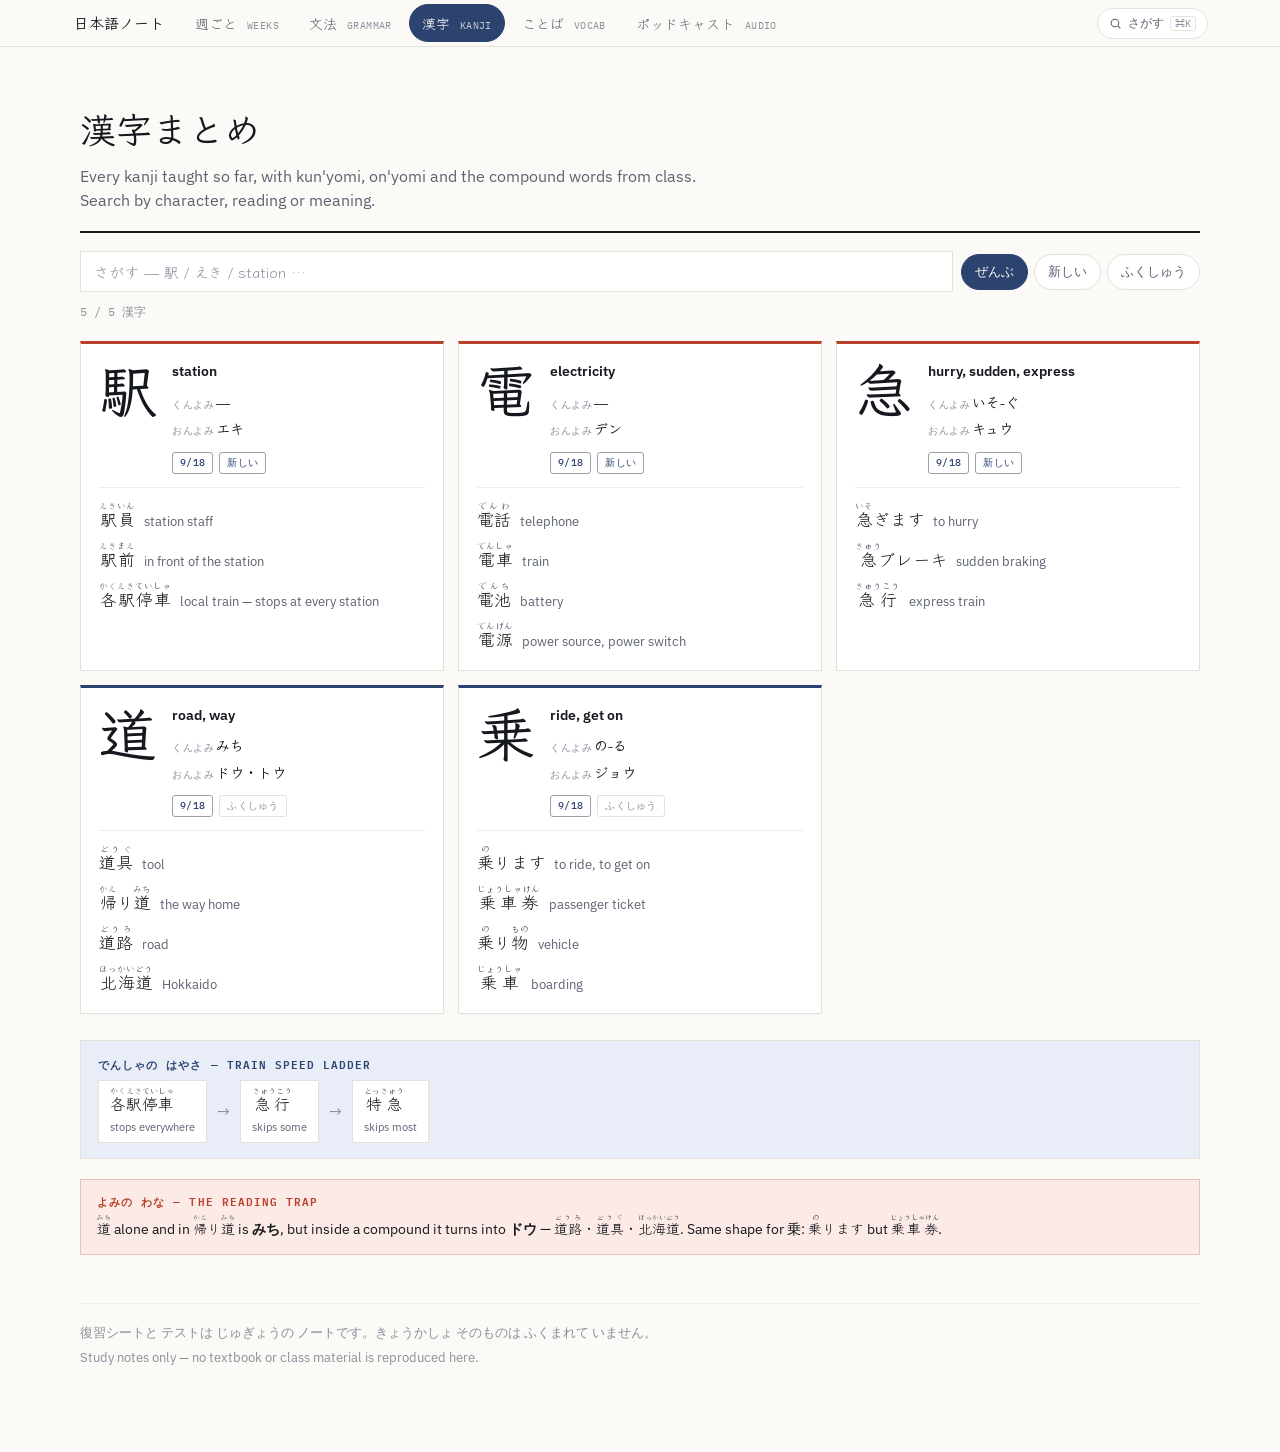
<file: kanji.html>
<!doctype html>
<html lang="ja">
<head>
<meta charset="utf-8">
<meta name="viewport" content="width=device-width, initial-scale=1">
<title>漢字まとめ — 日本語ノート</title>
<meta name="description" content="Every kanji from my TCJ classes, with readings and compound words.">
<link rel="stylesheet" href="https://fonts.googleapis.com/css2?family=Klee+One:wght@400;600&family=IBM+Plex+Sans:wght@400;500;600&family=IBM+Plex+Mono:wght@400;500&display=swap">
<link rel="stylesheet" href="assets/site.css">
<style>
.kgrid{display:grid;grid-template-columns:repeat(auto-fill,minmax(290px,1fr));gap:14px;margin:20px 0 0}
.kcard{border:1px solid var(--line);background:var(--surface);border-top:3px solid var(--indigo);padding:16px 18px;
       transition:border-color .15s}
.kcard.is-new{border-top-color:var(--vermilion)}
.kcard .top{display:flex;align-items:flex-start;gap:15px}
.kcard .glyph{font-family:var(--ja);font-size:58px;line-height:.95;font-weight:600;flex:none}
.kcard .rd{flex:1;min-width:0}
.kcard .mean{font-family:var(--en);font-size:14px;font-weight:600;color:var(--ink)}
.kcard .yomi{font-family:var(--mono);font-size:11.5px;color:var(--muted);line-height:1.9;margin-top:6px}
.kcard .yomi b{font-family:var(--ja);font-size:14px;color:var(--ink);font-weight:600}
.kcard .yomi .lab{display:inline-block;min-width:44px;color:var(--faint);font-size:9.5px;
                  letter-spacing:.06em;text-transform:uppercase}
.kcard .tagrow{display:flex;gap:6px;margin-top:10px;flex-wrap:wrap}
.kcard ul{list-style:none;margin:13px 0 0;padding:13px 0 0;border-top:1px solid var(--line-soft);
          display:flex;flex-direction:column;gap:7px}
.kcard li{display:flex;align-items:baseline;gap:9px;flex-wrap:wrap}
.kcard li .w{font-family:var(--ja);font-size:17px;line-height:1.7;flex:none}
.kcard li .e{font-family:var(--en);font-size:12.5px;color:var(--muted)}

.trainbar{margin:26px 0 0;padding:15px 17px;border:1px solid var(--line);background:var(--indigo-soft)}
.trainbar .lbl{font-family:var(--mono);font-size:10.5px;font-weight:600;letter-spacing:.1em;
               text-transform:uppercase;color:var(--indigo);display:block;margin-bottom:8px}
.ladder{display:flex;align-items:center;gap:10px;flex-wrap:wrap;font-family:var(--ja);font-size:16px}
.ladder .step{padding:5px 11px;background:var(--surface);border:1px solid var(--line)}
.ladder .arw{color:var(--faint);font-family:var(--en)}
.ladder .step small{display:block;font-family:var(--en);font-size:11px;color:var(--muted);margin-top:2px}

.trap{margin:20px 0 0;padding:13px 16px;background:var(--vermilion-soft);
      border:1px solid color-mix(in srgb,var(--vermilion) 25%,transparent);font-size:14px}
.trap .lbl{font-family:var(--mono);font-size:10.5px;font-weight:600;letter-spacing:.1em;
           text-transform:uppercase;color:var(--vermilion);display:block;margin-bottom:4px}
@media (max-width:640px){
  .kgrid{grid-template-columns:1fr}
  .kcard .glyph{font-size:50px}
}
</style>
</head>
<body>

<nav class="sitenav"><div class="sitenav-in">
  <a class="home" href="./">日本語ノート</a>
  <button class="hamburger" id="navToggle" aria-label="Menu" aria-expanded="false">
    <svg viewBox="0 0 24 24" fill="none" stroke="currentColor" stroke-width="2"><path d="M3 6h18M3 12h18M3 18h18"/></svg>
  </button>
  <div class="navlinks" id="navLinks">
    <button class="searchbtn searchbtn-menu" type="button">
      <svg viewBox="0 0 24 24" fill="none" stroke="currentColor" stroke-width="2"><circle cx="11" cy="11" r="7"/><path d="M21 21l-4.3-4.3"/></svg>
      <span class="lbl">さがす</span><kbd>⌘K</kbd>
    </button>
    <a class="nl" href="./">週ごと <small>WEEKS</small></a>
    <a class="nl" href="grammar.html">文法 <small>GRAMMAR</small></a>
    <a class="nl" href="kanji.html" aria-current="page">漢字 <small>KANJI</small></a>
    <a class="nl" href="vocab.html">ことば <small>VOCAB</small></a>
    <a class="nl" href="2026-09-14/podcast.html">ポッドキャスト <small>AUDIO</small></a>
  </div>
  <button class="searchbtn searchbtn-top" type="button">
    <svg viewBox="0 0 24 24" fill="none" stroke="currentColor" stroke-width="2"><circle cx="11" cy="11" r="7"/><path d="M21 21l-4.3-4.3"/></svg>
    <span class="lbl">さがす</span><kbd>⌘K</kbd>
  </button>
</div></nav>

<div class="wrap">
  <div class="page-head">
    <h1>漢字まとめ</h1>
    <p class="sub">Every kanji taught so far, with kun'yomi, on'yomi and the compound words from class. Search by character, reading or meaning.</p>
    <div class="rule"></div>
  </div>

  <div class="filters">
    <input type="search" id="q" placeholder="さがす — 駅 / えき / station …" aria-label="Search kanji">
    <div class="chipset" id="kinds">
      <button data-kind="all" aria-pressed="true">ぜんぶ</button>
      <button data-kind="new" aria-pressed="false">新しい</button>
      <button data-kind="rev" aria-pressed="false">ふくしゅう</button>
    </div>
  </div>
  <p class="tally" id="tally"></p>

  <div class="kgrid" id="list"></div>
  <p class="noresult" id="none" hidden>みつかりませんでした。 — Nothing matched.</p>

  <div class="trainbar">
    <span class="lbl">でんしゃの はやさ — train speed ladder</span>
    <div class="ladder">
      <span class="step"><ruby>各駅停車<rt>かくえきていしゃ</rt></ruby><small>stops everywhere</small></span>
      <span class="arw">→</span>
      <span class="step"><ruby>急行<rt>きゅうこう</rt></ruby><small>skips some</small></span>
      <span class="arw">→</span>
      <span class="step"><ruby>特急<rt>とっきゅう</rt></ruby><small>skips most</small></span>
    </div>
  </div>

  <div class="trap">
    <span class="lbl">よみの わな — the reading trap</span>
    <span class="ja"><ruby>道<rt>みち</rt></ruby></span> alone and in <span class="ja"><ruby>帰<rt>かえ</rt></ruby>り<ruby>道<rt>みち</rt></ruby></span> is <strong>みち</strong>, but inside a compound it turns into <strong>ドウ</strong> — <span class="ja"><ruby>道路<rt>どうろ</rt></ruby>・<ruby>道具<rt>どうぐ</rt></ruby>・<ruby>北海道<rt>ほっかいどう</rt></ruby></span>. Same shape for 乗: <span class="ja"><ruby>乗<rt>の</rt></ruby>ります</span> but <span class="ja"><ruby>乗車券<rt>じょうしゃけん</rt></ruby></span>.
  </div>

  <footer class="site">
    <p>復習シートと テストは じゅぎょうの ノートです。きょうかしょ そのものは ふくまれて いません。</p>
    <p>Study notes only — no textbook or class material is reproduced here.</p>
  </footer>
</div>

<script>
var K=[
{c:"駅",mean:"station",kun:"—",on:"エキ",day:"9/18",nw:1,
 w:[["<ruby>駅員<rt>えきいん</rt></ruby>","station staff"],
    ["<ruby>駅前<rt>えきまえ</rt></ruby>","in front of the station"],
    ["<ruby>各駅停車<rt>かくえきていしゃ</rt></ruby>","local train — stops at every station"]]},
{c:"電",mean:"electricity",kun:"—",on:"デン",day:"9/18",nw:1,
 w:[["<ruby>電話<rt>でんわ</rt></ruby>","telephone"],
    ["<ruby>電車<rt>でんしゃ</rt></ruby>","train"],
    ["<ruby>電池<rt>でんち</rt></ruby>","battery"],
    ["<ruby>電源<rt>でんげん</rt></ruby>","power source, power switch"]]},
{c:"急",mean:"hurry, sudden, express",kun:"いそ-ぐ",on:"キュウ",day:"9/18",nw:1,
 w:[["<ruby>急<rt>いそ</rt></ruby>ぎます","to hurry"],
    ["<ruby>急<rt>きゅう</rt></ruby>ブレーキ","sudden braking"],
    ["<ruby>急行<rt>きゅうこう</rt></ruby>","express train"]]},
{c:"道",mean:"road, way",kun:"みち",on:"ドウ・トウ",day:"9/18",nw:0,
 w:[["<ruby>道具<rt>どうぐ</rt></ruby>","tool"],
    ["<ruby>帰<rt>かえ</rt></ruby>り<ruby>道<rt>みち</rt></ruby>","the way home"],
    ["<ruby>道路<rt>どうろ</rt></ruby>","road"],
    ["<ruby>北海道<rt>ほっかいどう</rt></ruby>","Hokkaido"]]},
{c:"乗",mean:"ride, get on",kun:"の-る",on:"ジョウ",day:"9/18",nw:0,
 w:[["<ruby>乗<rt>の</rt></ruby>ります","to ride, to get on"],
    ["<ruby>乗車券<rt>じょうしゃけん</rt></ruby>","passenger ticket"],
    ["<ruby>乗<rt>の</rt></ruby>り<ruby>物<rt>もの</rt></ruby>","vehicle"],
    ["<ruby>乗車<rt>じょうしゃ</rt></ruby>","boarding"]]}
];

var list=document.getElementById('list'), tally=document.getElementById('tally'),
    none=document.getElementById('none'), q=document.getElementById('q'), kind='all';

function esc(s){return s.replace(/<[^>]*>/g,'');}

list.innerHTML=K.map(function(k){
  return '<article class="kcard'+(k.nw?' is-new':'')+'">'
   +'<div class="top"><span class="glyph">'+k.c+'</span><div class="rd">'
   +'<div class="mean">'+k.mean+'</div>'
   +'<div class="yomi"><span class="lab">くんよみ</span><b>'+k.kun+'</b><br>'
   +'<span class="lab">おんよみ</span><b>'+k.on+'</b></div>'
   +'<div class="tagrow"><span class="day">'+k.day+'</span>'
   +'<span class="day"'+(k.nw?'':' style="border-color:var(--line);color:var(--faint)"')+'>'
   +(k.nw?'新しい':'ふくしゅう')+'</span></div>'
   +'</div></div>'
   +'<ul>'+k.w.map(function(x){
       return '<li><span class="w">'+x[0]+'</span><span class="e">'+x[1]+'</span></li>';}).join('')
   +'</ul></article>';
}).join('');

var cards=[].slice.call(list.children);
var hay=K.map(function(k){
  return (k.c+' '+k.mean+' '+k.kun+' '+k.on+' '+k.day+' '+(k.nw?'new 新しい':'review ふくしゅう')+' '
   +k.w.map(function(x){return esc(x[0])+' '+x[1];}).join(' ')).toLowerCase();
});

function apply(){
  var t=q.value.trim().toLowerCase(), n=0;
  cards.forEach(function(c,i){
    var ok=(kind==='all'||(kind==='new')===!!K[i].nw)&&(!t||hay[i].indexOf(t)>-1);
    c.hidden=!ok; if(ok)n++;
  });
  tally.textContent=n+' / '+K.length+' 漢字';
  none.hidden=n>0;
}
q.addEventListener('input',apply);
document.getElementById('kinds').addEventListener('click',function(e){
  var b=e.target.closest('button'); if(!b)return;
  kind=b.dataset.kind;
  [].forEach.call(this.children,function(x){x.setAttribute('aria-pressed',String(x===b));});
  apply();
});
apply();
</script>
<script src="assets/site.js"></script>
</body>
</html>
</file>
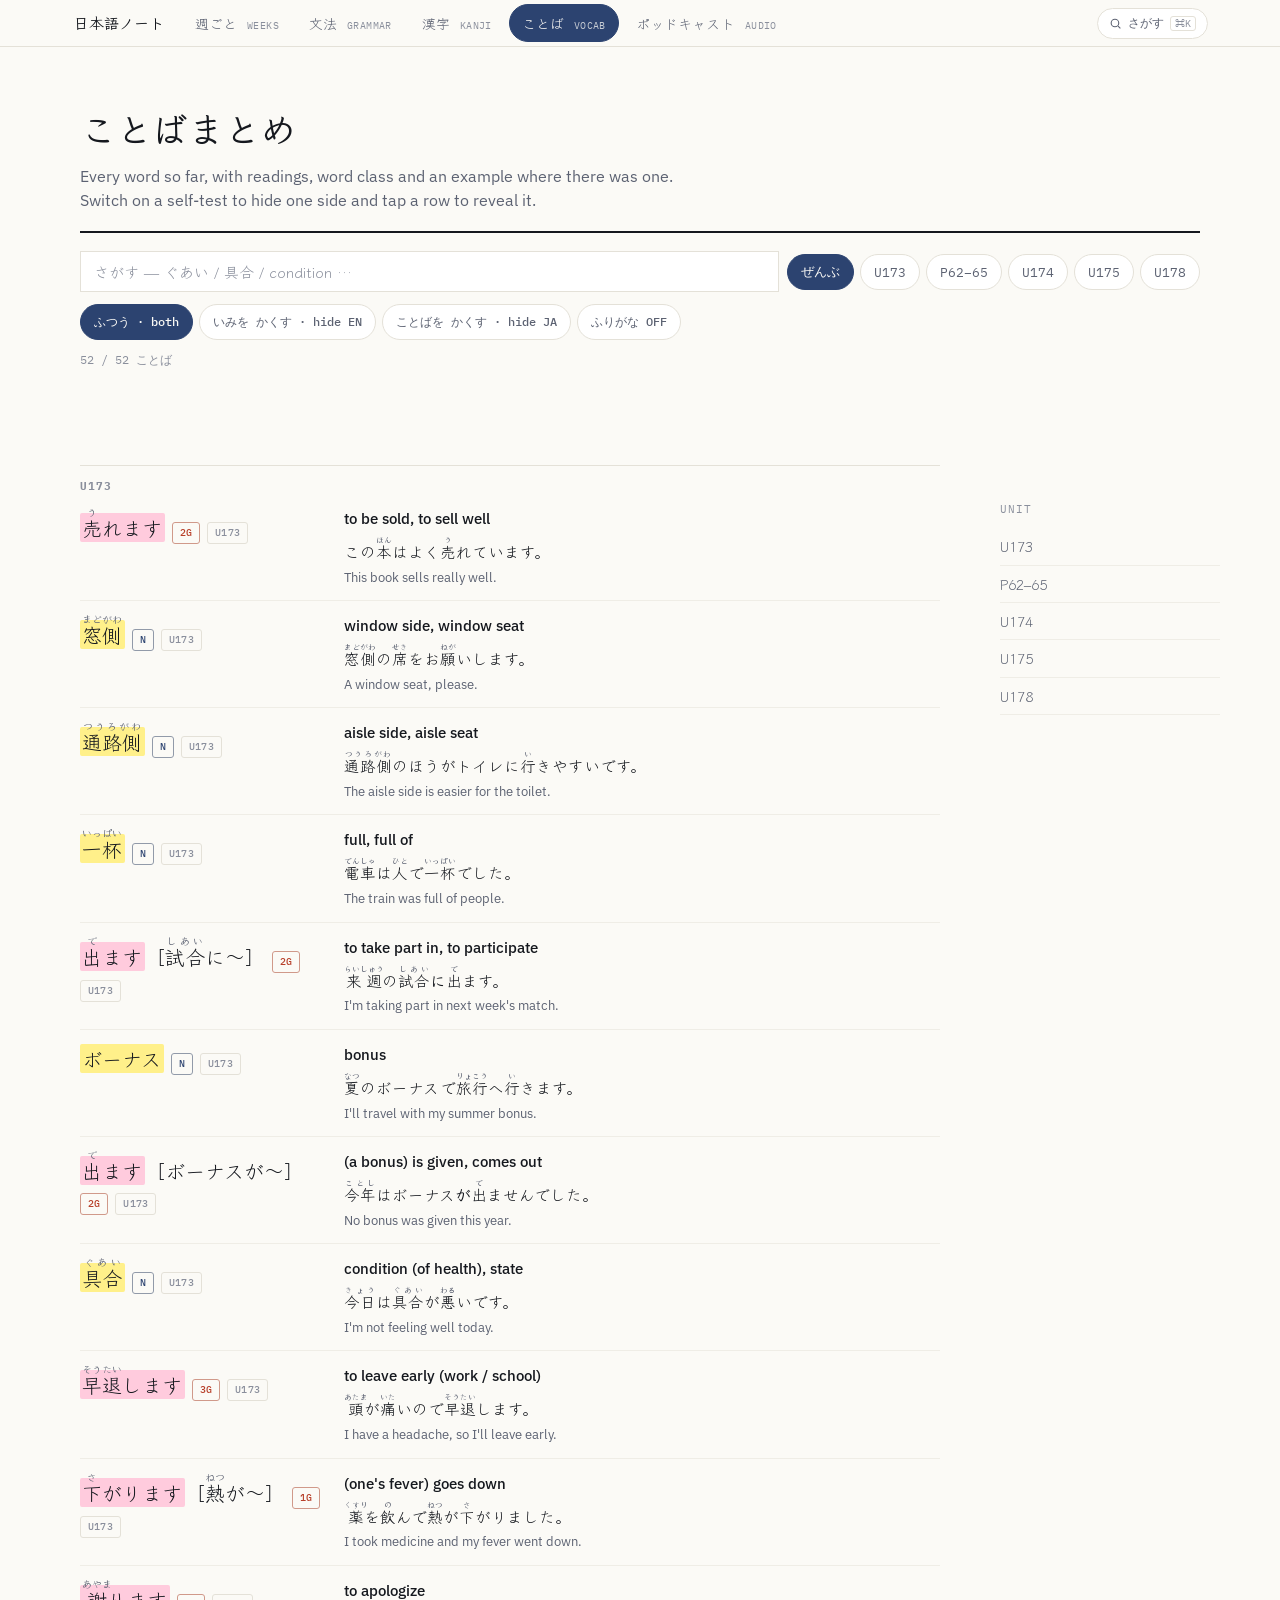
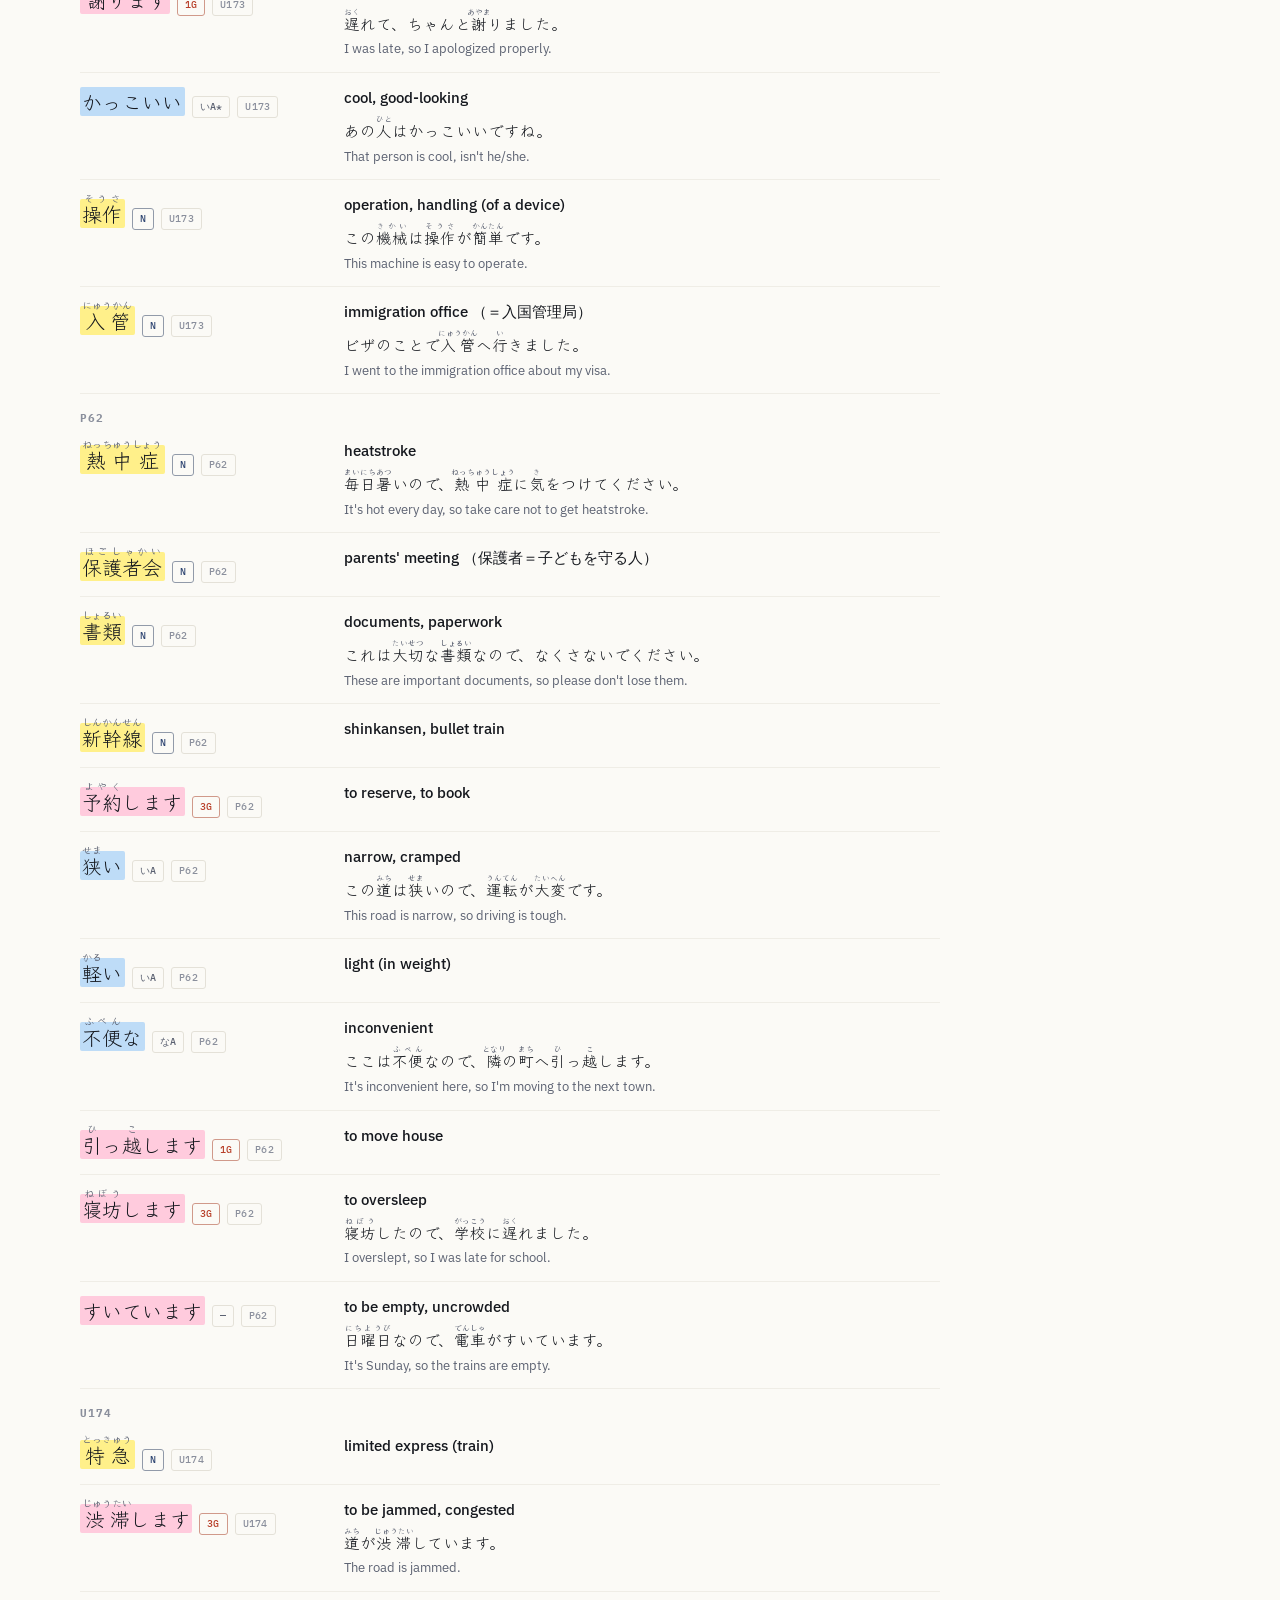
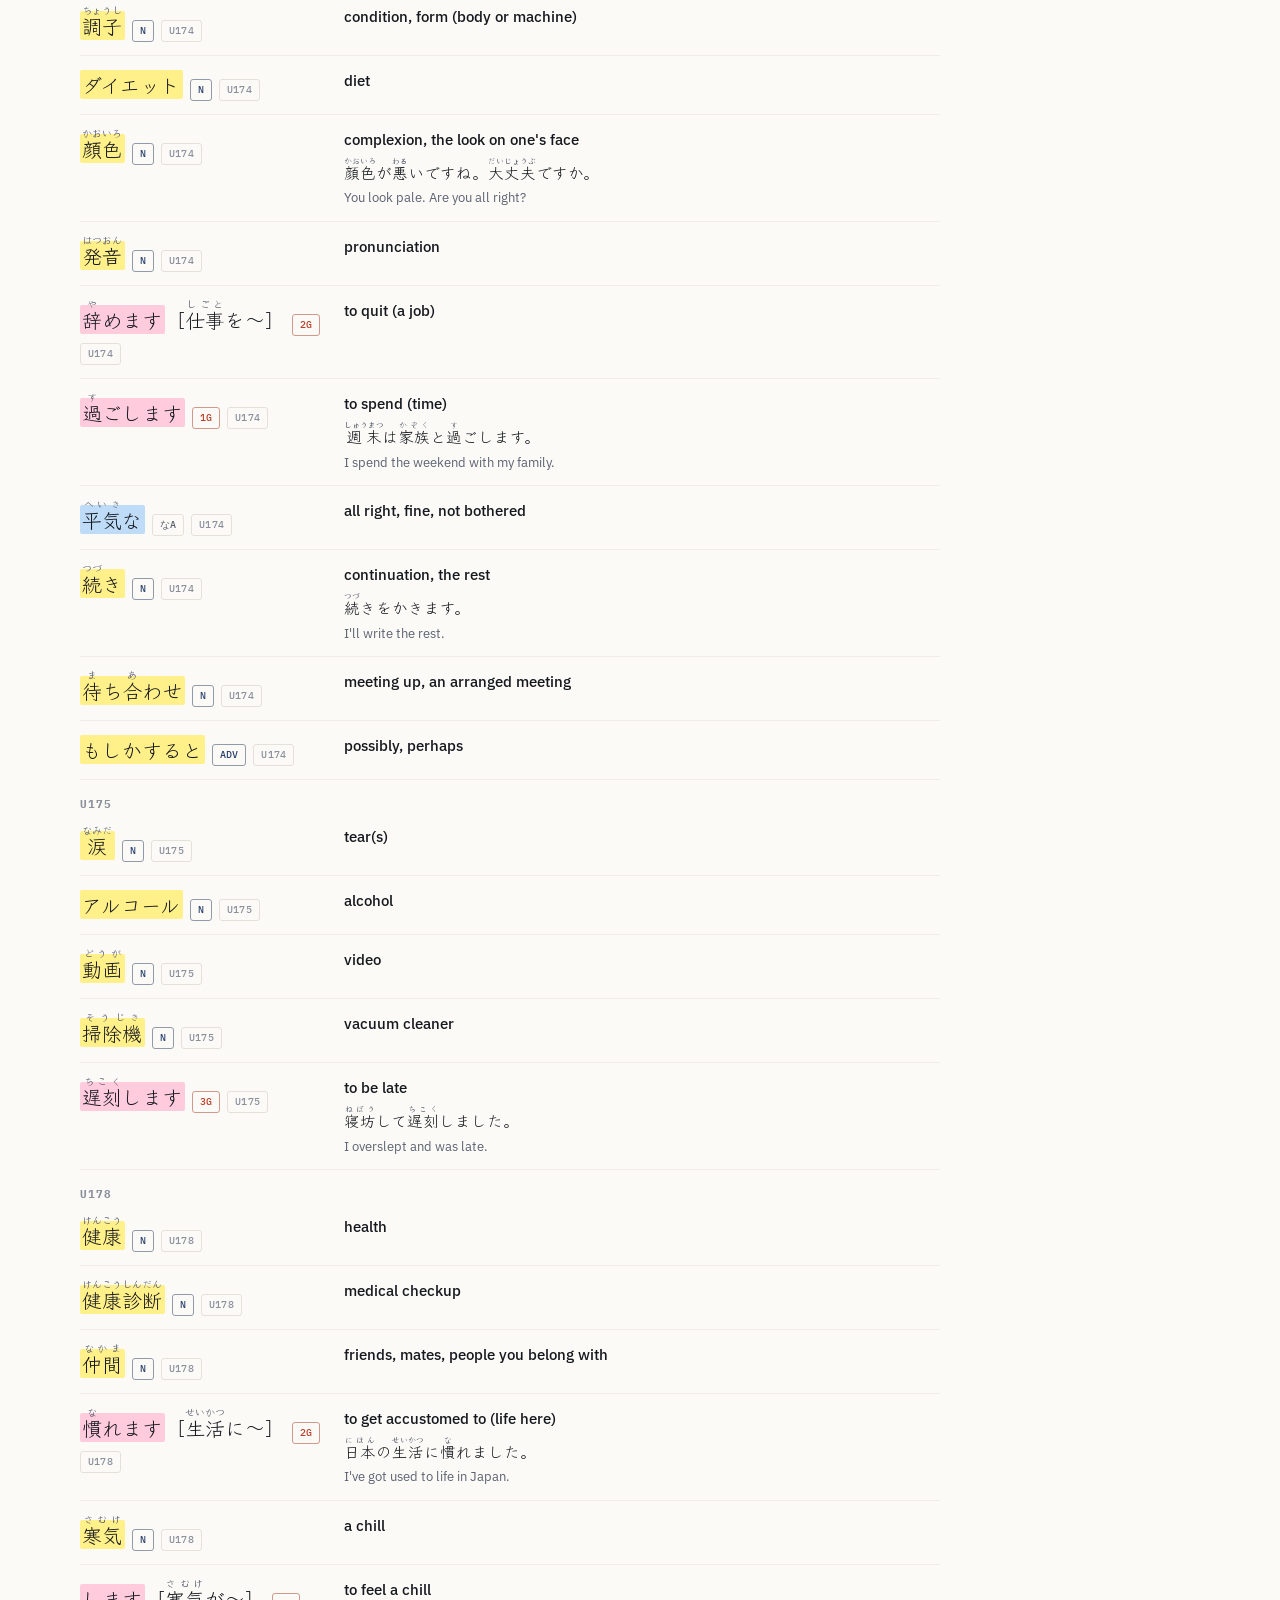
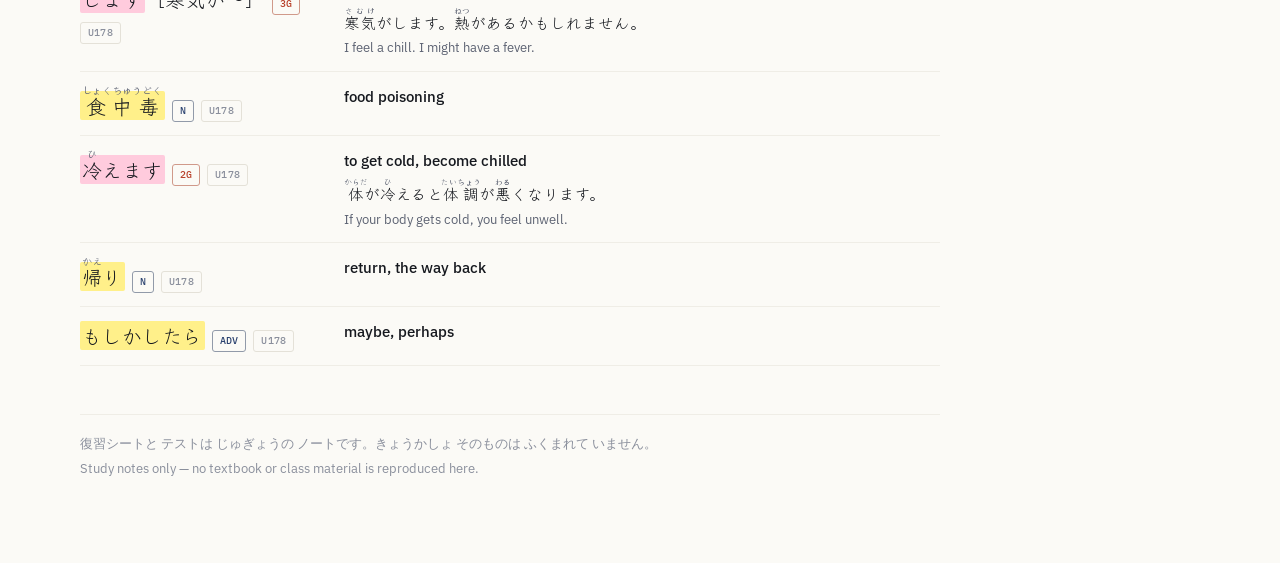
<file: vocab.html>
<!doctype html>
<html lang="ja">
<head>
<meta charset="utf-8">
<meta name="viewport" content="width=device-width, initial-scale=1">
<title>ことばまとめ — 日本語ノート</title>
<meta name="description" content="Every vocabulary word from my TCJ classes, searchable, with a hide-the-meaning self-test.">
<link rel="stylesheet" href="https://fonts.googleapis.com/css2?family=Klee+One:wght@400;600&family=IBM+Plex+Sans:wght@400;500;600&family=IBM+Plex+Mono:wght@400;500&display=swap">
<link rel="stylesheet" href="assets/site.css">
<style>
.modes{display:flex;flex-wrap:wrap;gap:6px;margin:12px 0 0}
.modes button{
  font-family:var(--mono);font-size:12px;font-weight:500;padding:7px 13px;cursor:pointer;min-height:36px;
  border:1px solid var(--line);background:var(--surface);color:var(--muted);border-radius:999px;
  transition:background .12s,color .12s,border-color .12s;
}
.modes button[aria-pressed="true"]{background:var(--indigo);border-color:var(--indigo);color:var(--paper)}
.modes button:focus-visible{outline:2px solid var(--vermilion);outline-offset:2px}

.vlist{border-top:1px solid var(--line);margin:16px 0 0}
.vunit{font-family:var(--mono);font-size:11px;letter-spacing:.1em;color:var(--faint);
       margin:16px 0 -2px;scroll-margin-top:calc(var(--nav-h) + 14px)}
.vunit:first-child{margin-top:12px}
.vrow{display:grid;grid-template-columns:minmax(178px,242px) 1fr;gap:5px 22px;
      padding:13px 0;border-bottom:1px solid var(--line-soft);align-items:start}
.vrow .lhs{display:flex;flex-wrap:wrap;align-items:baseline;gap:7px}
.vrow .word{font-family:var(--ja);font-size:20px;line-height:1.55}
.vrow .word mark{padding:0 .12em;border-radius:2px;color:var(--ink);background:var(--hl-y)}
.vrow .word mark.v{background:var(--hl-p)}
.vrow .word mark.a{background:var(--hl-b)}
.chip{font-family:var(--mono);font-size:10px;font-weight:500;letter-spacing:.02em;
      padding:2px 7px;border-radius:3px;border:1px solid var(--line);color:var(--muted);white-space:nowrap}
.chip.vb{border-color:color-mix(in srgb,var(--vermilion) 45%,var(--line));color:var(--vermilion)}
.chip.nn{border-color:color-mix(in srgb,var(--indigo) 45%,var(--line));color:var(--indigo)}
.chip.unit{color:var(--faint)}
.vrow .mean{font-family:var(--en);font-size:15px;font-weight:500}
.vrow .ex{margin-top:5px}
.vrow .ex .ja{font-family:var(--ja);font-size:15.5px;line-height:1.85}
.vrow .ex .gloss{font-family:var(--en);font-size:13px;color:var(--muted);margin-top:2px}

body.hide-en .vrow .rhs{visibility:hidden}
body.hide-en .vrow .rhs.revealed{visibility:visible}
body.hide-ja .vrow .lhs .word{visibility:hidden}
body.hide-ja .vrow.revealed .lhs .word{visibility:visible}
body.hide-en .vrow,body.hide-ja .vrow{cursor:pointer}
body.hide-en .vrow:hover,body.hide-ja .vrow:hover{background:color-mix(in srgb,var(--indigo) 4%,transparent)}
.hint{font-family:var(--en);font-size:12.5px;color:var(--faint);margin:9px 0 0}

@media (max-width:640px){
  .vrow{grid-template-columns:1fr;gap:3px}
  .vrow .word{font-size:19px}
}
</style>
</head>
<body>

<nav class="sitenav"><div class="sitenav-in">
  <a class="home" href="./">日本語ノート</a>
  <button class="hamburger" id="navToggle" aria-label="Menu" aria-expanded="false">
    <svg viewBox="0 0 24 24" fill="none" stroke="currentColor" stroke-width="2"><path d="M3 6h18M3 12h18M3 18h18"/></svg>
  </button>
  <div class="navlinks" id="navLinks">
    <button class="searchbtn searchbtn-menu" type="button">
      <svg viewBox="0 0 24 24" fill="none" stroke="currentColor" stroke-width="2"><circle cx="11" cy="11" r="7"/><path d="M21 21l-4.3-4.3"/></svg>
      <span class="lbl">さがす</span><kbd>⌘K</kbd>
    </button>
    <a class="nl" href="./">週ごと <small>WEEKS</small></a>
    <a class="nl" href="grammar.html">文法 <small>GRAMMAR</small></a>
    <a class="nl" href="kanji.html">漢字 <small>KANJI</small></a>
    <a class="nl" href="vocab.html" aria-current="page">ことば <small>VOCAB</small></a>
    <a class="nl" href="2026-09-14/podcast.html">ポッドキャスト <small>AUDIO</small></a>
  </div>
  <button class="searchbtn searchbtn-top" type="button">
    <svg viewBox="0 0 24 24" fill="none" stroke="currentColor" stroke-width="2"><circle cx="11" cy="11" r="7"/><path d="M21 21l-4.3-4.3"/></svg>
    <span class="lbl">さがす</span><kbd>⌘K</kbd>
  </button>
</div></nav>

<div class="wrap">
  <div class="page-head">
    <h1>ことばまとめ</h1>
    <p class="sub">Every word so far, with readings, word class and an example where there was one. Switch on a self-test to hide one side and tap a row to reveal it.</p>
    <div class="rule"></div>
  </div>

  <div class="filters">
    <input type="search" id="q" placeholder="さがす — ぐあい / 具合 / condition …" aria-label="Search vocabulary">
    <div class="chipset" id="units">
      <button data-u="all" aria-pressed="true">ぜんぶ</button>
      <button data-u="U173" aria-pressed="false">U173</button>
      <button data-u="P62" aria-pressed="false">P62–65</button>
      <button data-u="U174" aria-pressed="false">U174</button>
      <button data-u="U175" aria-pressed="false">U175</button>
      <button data-u="U178" aria-pressed="false">U178</button>
    </div>
  </div>

  <div class="modes" id="modes">
    <button data-m="none" aria-pressed="true">ふつう · both</button>
    <button data-m="hide-en" aria-pressed="false">いみを かくす · hide EN</button>
    <button data-m="hide-ja" aria-pressed="false">ことばを かくす · hide JA</button>
    <button data-m="fg" aria-pressed="false">ふりがな OFF</button>
  </div>
  <p class="tally" id="tally"></p>
  <p class="hint" id="hint" hidden>ぎょうを タップすると 見えます。 — Tap a row to reveal it.</p>
</div>

<div class="layout has-rail">
  <div class="layout-main">
    <div class="wrap" style="padding-top:0">
      <div class="vlist" id="list"></div>
      <p class="noresult" id="none" hidden>みつかりませんでした。 — Nothing matched.</p>
      <footer class="site">
        <p>復習シートと テストは じゅぎょうの ノートです。きょうかしょ そのものは ふくまれて いません。</p>
        <p>Study notes only — no textbook or class material is reproduced here.</p>
      </footer>
    </div>
  </div>
  <aside class="rail">
    <p class="rail-title">unit</p>
    <a href="#unit-U173">U173</a>
    <a href="#unit-P62">P62–65</a>
    <a href="#unit-U174">U174</a>
    <a href="#unit-U175">U175</a>
    <a href="#unit-U178">U178</a>
  </aside>
</div>

<script>
var V=[
["<mark class='v'><ruby>売<rt>う</rt></ruby>れます</mark>","うれます","2G","to be sold, to sell well",["この<ruby>本<rt>ほん</rt></ruby>はよく<ruby>売<rt>う</rt></ruby>れています。","This book sells really well."],"U173","9/14"],
["<mark><ruby>窓側<rt>まどがわ</rt></ruby></mark>","まどがわ","N","window side, window seat",["<ruby>窓側<rt>まどがわ</rt></ruby>の<ruby>席<rt>せき</rt></ruby>をお<ruby>願<rt>ねが</rt></ruby>いします。","A window seat, please."],"U173","9/14"],
["<mark><ruby>通路側<rt>つうろがわ</rt></ruby></mark>","つうろがわ","N","aisle side, aisle seat",["<ruby>通路側<rt>つうろがわ</rt></ruby>のほうがトイレに<ruby>行<rt>い</rt></ruby>きやすいです。","The aisle side is easier for the toilet."],"U173","9/14"],
["<mark><ruby>一杯<rt>いっぱい</rt></ruby></mark>","いっぱい","N","full, full of",["<ruby>電車<rt>でんしゃ</rt></ruby>は<ruby>人<rt>ひと</rt></ruby>で<ruby>一杯<rt>いっぱい</rt></ruby>でした。","The train was full of people."],"U173","9/14"],
["<mark class='v'><ruby>出<rt>で</rt></ruby>ます</mark>［<ruby>試合<rt>しあい</rt></ruby>に〜］","でます","2G","to take part in, to participate",["<ruby>来週<rt>らいしゅう</rt></ruby>の<ruby>試合<rt>しあい</rt></ruby><b>に</b><ruby>出<rt>で</rt></ruby>ます。","I'm taking part in next week's match."],"U173","9/14"],
["<mark>ボーナス</mark>","ボーナス","N","bonus",["<ruby>夏<rt>なつ</rt></ruby>のボーナスで<ruby>旅行<rt>りょこう</rt></ruby>へ<ruby>行<rt>い</rt></ruby>きます。","I'll travel with my summer bonus."],"U173","9/14"],
["<mark class='v'><ruby>出<rt>で</rt></ruby>ます</mark>［ボーナスが〜］","でます","2G","(a bonus) is given, comes out",["<ruby>今年<rt>ことし</rt></ruby>はボーナス<b>が</b><ruby>出<rt>で</rt></ruby>ませんでした。","No bonus was given this year."],"U173","9/14"],
["<mark><ruby>具合<rt>ぐあい</rt></ruby></mark>","ぐあい","N","condition (of health), state",["<ruby>今日<rt>きょう</rt></ruby>は<ruby>具合<rt>ぐあい</rt></ruby>が<ruby>悪<rt>わる</rt></ruby>いです。","I'm not feeling well today."],"U173","9/14"],
["<mark class='v'><ruby>早退<rt>そうたい</rt></ruby>します</mark>","そうたいします","3G","to leave early (work / school)",["<ruby>頭<rt>あたま</rt></ruby>が<ruby>痛<rt>いた</rt></ruby>いので<ruby>早退<rt>そうたい</rt></ruby>します。","I have a headache, so I'll leave early."],"U173","9/14"],
["<mark class='v'><ruby>下<rt>さ</rt></ruby>がります</mark>［<ruby>熱<rt>ねつ</rt></ruby>が〜］","さがります","1G","(one's fever) goes down",["<ruby>薬<rt>くすり</rt></ruby>を<ruby>飲<rt>の</rt></ruby>んで<ruby>熱<rt>ねつ</rt></ruby>が<ruby>下<rt>さ</rt></ruby>がりました。","I took medicine and my fever went down."],"U173","9/14"],
["<mark class='v'><ruby>謝<rt>あやま</rt></ruby>ります</mark>","あやまります","1G","to apologize",["<ruby>遅<rt>おく</rt></ruby>れて、ちゃんと<ruby>謝<rt>あやま</rt></ruby>りました。","I was late, so I apologized properly."],"U173","9/14"],
["<mark class='a'>かっこいい</mark>","かっこいい","いA*","cool, good-looking",["あの<ruby>人<rt>ひと</rt></ruby>はかっこいいですね。","That person is cool, isn't he/she."],"U173","9/14"],
["<mark><ruby>操作<rt>そうさ</rt></ruby></mark>","そうさ","N","operation, handling (of a device)",["この<ruby>機械<rt>きかい</rt></ruby>は<ruby>操作<rt>そうさ</rt></ruby>が<ruby>簡単<rt>かんたん</rt></ruby>です。","This machine is easy to operate."],"U173","9/14"],
["<mark><ruby>入管<rt>にゅうかん</rt></ruby></mark>","にゅうかん","N","immigration office （＝入国管理局）",["ビザのことで<ruby>入管<rt>にゅうかん</rt></ruby>へ<ruby>行<rt>い</rt></ruby>きました。","I went to the immigration office about my visa."],"U173","9/14"],

["<mark><ruby>熱中症<rt>ねっちゅうしょう</rt></ruby></mark>","ねっちゅうしょう","N","heatstroke",["<ruby>毎日<rt>まいにち</rt></ruby><ruby>暑<rt>あつ</rt></ruby>いので、<ruby>熱中症<rt>ねっちゅうしょう</rt></ruby>に<ruby>気<rt>き</rt></ruby>をつけてください。","It's hot every day, so take care not to get heatstroke."],"P62","9/14"],
["<mark><ruby>保護者会<rt>ほごしゃかい</rt></ruby></mark>","ほごしゃかい","N","parents' meeting （保護者＝子どもを守る人）",null,"P62","9/14"],
["<mark><ruby>書類<rt>しょるい</rt></ruby></mark>","しょるい","N","documents, paperwork",["これは<ruby>大切<rt>たいせつ</rt></ruby>な<ruby>書類<rt>しょるい</rt></ruby>なので、なくさないでください。","These are important documents, so please don't lose them."],"P62","9/14"],
["<mark><ruby>新幹線<rt>しんかんせん</rt></ruby></mark>","しんかんせん","N","shinkansen, bullet train",null,"P62","9/14"],
["<mark class='v'><ruby>予約<rt>よやく</rt></ruby>します</mark>","よやくします","3G","to reserve, to book",null,"P62","9/14"],
["<mark class='a'><ruby>狭<rt>せま</rt></ruby>い</mark>","せまい","いA","narrow, cramped",["この<ruby>道<rt>みち</rt></ruby>は<ruby>狭<rt>せま</rt></ruby>いので、<ruby>運転<rt>うんてん</rt></ruby>が<ruby>大変<rt>たいへん</rt></ruby>です。","This road is narrow, so driving is tough."],"P62","9/14"],
["<mark class='a'><ruby>軽<rt>かる</rt></ruby>い</mark>","かるい","いA","light (in weight)",null,"P62","9/14"],
["<mark class='a'><ruby>不便<rt>ふべん</rt></ruby>な</mark>","ふべんな","なA","inconvenient",["ここは<ruby>不便<rt>ふべん</rt></ruby>なので、<ruby>隣<rt>となり</rt></ruby>の<ruby>町<rt>まち</rt></ruby>へ<ruby>引<rt>ひ</rt></ruby>っ<ruby>越<rt>こ</rt></ruby>します。","It's inconvenient here, so I'm moving to the next town."],"P62","9/14"],
["<mark class='v'><ruby>引<rt>ひ</rt></ruby>っ<ruby>越<rt>こ</rt></ruby>します</mark>","ひっこします","1G","to move house",null,"P62","9/14"],
["<mark class='v'><ruby>寝坊<rt>ねぼう</rt></ruby>します</mark>","ねぼうします","3G","to oversleep",["<ruby>寝坊<rt>ねぼう</rt></ruby>したので、<ruby>学校<rt>がっこう</rt></ruby>に<ruby>遅<rt>おく</rt></ruby>れました。","I overslept, so I was late for school."],"P62","9/14"],
["<mark class='v'>すいています</mark>","すいています","—","to be empty, uncrowded",["<ruby>日曜日<rt>にちようび</rt></ruby>なので、<ruby>電車<rt>でんしゃ</rt></ruby>がすいています。","It's Sunday, so the trains are empty."],"P62","9/14"],

["<mark><ruby>特急<rt>とっきゅう</rt></ruby></mark>","とっきゅう","N","limited express (train)",null,"U174","9/18"],
["<mark class='v'><ruby>渋滞<rt>じゅうたい</rt></ruby>します</mark>","じゅうたいします","3G","to be jammed, congested",["<ruby>道<rt>みち</rt></ruby>が<ruby>渋滞<rt>じゅうたい</rt></ruby>しています。","The road is jammed."],"U174","9/18"],
["<mark><ruby>調子<rt>ちょうし</rt></ruby></mark>","ちょうし","N","condition, form (body or machine)",null,"U174","9/18"],
["<mark>ダイエット</mark>","ダイエット","N","diet",null,"U174","9/18"],
["<mark><ruby>顔色<rt>かおいろ</rt></ruby></mark>","かおいろ","N","complexion, the look on one's face",["<ruby>顔色<rt>かおいろ</rt></ruby>が<ruby>悪<rt>わる</rt></ruby>いですね。<ruby>大丈夫<rt>だいじょうぶ</rt></ruby>ですか。","You look pale. Are you all right?"],"U174","9/18"],
["<mark><ruby>発音<rt>はつおん</rt></ruby></mark>","はつおん","N","pronunciation",null,"U174","9/18"],
["<mark class='v'><ruby>辞<rt>や</rt></ruby>めます</mark>［<ruby>仕事<rt>しごと</rt></ruby>を〜］","やめます","2G","to quit (a job)",null,"U174","9/18"],
["<mark class='v'><ruby>過<rt>す</rt></ruby>ごします</mark>","すごします","1G","to spend (time)",["<ruby>週末<rt>しゅうまつ</rt></ruby>は<ruby>家族<rt>かぞく</rt></ruby>と<ruby>過<rt>す</rt></ruby>ごします。","I spend the weekend with my family."],"U174","9/18"],
["<mark class='a'><ruby>平気<rt>へいき</rt></ruby>な</mark>","へいきな","なA","all right, fine, not bothered",null,"U174","9/18"],
["<mark><ruby>続<rt>つづ</rt></ruby>き</mark>","つづき","N","continuation, the rest",["<ruby>続<rt>つづ</rt></ruby>きをかきます。","I'll write the rest."],"U174","9/18"],
["<mark><ruby>待<rt>ま</rt></ruby>ち<ruby>合<rt>あ</rt></ruby>わせ</mark>","まちあわせ","N","meeting up, an arranged meeting",null,"U174","9/18"],
["<mark>もしかすると</mark>","もしかすると","ADV","possibly, perhaps",null,"U174","9/18"],

["<mark><ruby>涙<rt>なみだ</rt></ruby></mark>","なみだ","N","tear(s)",null,"U175","9/18"],
["<mark>アルコール</mark>","アルコール","N","alcohol",null,"U175","9/18"],
["<mark><ruby>動画<rt>どうが</rt></ruby></mark>","どうが","N","video",null,"U175","9/18"],
["<mark><ruby>掃除機<rt>そうじき</rt></ruby></mark>","そうじき","N","vacuum cleaner",null,"U175","9/18"],
["<mark class='v'><ruby>遅刻<rt>ちこく</rt></ruby>します</mark>","ちこくします","3G","to be late",["<ruby>寝坊<rt>ねぼう</rt></ruby>して<ruby>遅刻<rt>ちこく</rt></ruby>しました。","I overslept and was late."],"U175","9/18"],

["<mark><ruby>健康<rt>けんこう</rt></ruby></mark>","けんこう","N","health",null,"U178","9/18"],
["<mark><ruby>健康診断<rt>けんこうしんだん</rt></ruby></mark>","けんこうしんだん","N","medical checkup",null,"U178","9/18"],
["<mark><ruby>仲間<rt>なかま</rt></ruby></mark>","なかま","N","friends, mates, people you belong with",null,"U178","9/18"],
["<mark class='v'><ruby>慣<rt>な</rt></ruby>れます</mark>［<ruby>生活<rt>せいかつ</rt></ruby>に〜］","なれます","2G","to get accustomed to (life here)",["<ruby>日本<rt>にほん</rt></ruby>の<ruby>生活<rt>せいかつ</rt></ruby>に<ruby>慣<rt>な</rt></ruby>れました。","I've got used to life in Japan."],"U178","9/18"],
["<mark><ruby>寒気<rt>さむけ</rt></ruby></mark>","さむけ","N","a chill",null,"U178","9/18"],
["<mark class='v'>します</mark>［<ruby>寒気<rt>さむけ</rt></ruby>が〜］","さむけがします","3G","to feel a chill",["<ruby>寒気<rt>さむけ</rt></ruby>がします。<ruby>熱<rt>ねつ</rt></ruby>があるかもしれません。","I feel a chill. I might have a fever."],"U178","9/18"],
["<mark><ruby>食中毒<rt>しょくちゅうどく</rt></ruby></mark>","しょくちゅうどく","N","food poisoning",null,"U178","9/18"],
["<mark class='v'><ruby>冷<rt>ひ</rt></ruby>えます</mark>","ひえます","2G","to get cold, become chilled",["<ruby>体<rt>からだ</rt></ruby>が<ruby>冷<rt>ひ</rt></ruby>えると<ruby>体調<rt>たいちょう</rt></ruby>が<ruby>悪<rt>わる</rt></ruby>くなります。","If your body gets cold, you feel unwell."],"U178","9/18"],
["<mark><ruby>帰<rt>かえ</rt></ruby>り</mark>","かえり","N","return, the way back",null,"U178","9/18"],
["<mark>もしかしたら</mark>","もしかしたら","ADV","maybe, perhaps",null,"U178","9/18"]
];

var list=document.getElementById('list'), tally=document.getElementById('tally'),
    none=document.getElementById('none'), q=document.getElementById('q'),
    hint=document.getElementById('hint'), unit='all';

function esc(s){return String(s).replace(/<[^>]*>/g,'');}
function cls(c){return c==='N'||c==='ADV'?'nn':(/^[123]G$/.test(c)?'vb':'');}

var seenUnit=null;
list.innerHTML=V.map(function(v){
  var head='';
  if(v[5]!==seenUnit){ seenUnit=v[5]; head='<h2 class="vunit" id="unit-'+v[5]+'">'+v[5]+'</h2>'; }
  return head+'<div class="vrow" data-unit="'+v[5]+'">'
   +'<div class="lhs"><span class="word">'+v[0]+'</span>'
   +'<span class="chip '+cls(v[2])+'">'+v[2]+'</span>'
   +'<span class="chip unit">'+v[5]+'</span></div>'
   +'<div class="rhs"><div class="mean">'+v[3]+'</div>'
   +(v[4]?'<div class="ex"><div class="ja">'+v[4][0]+'</div><div class="gloss">'+v[4][1]+'</div></div>':'')
   +'</div></div>';
}).join('');

var rows=[].slice.call(list.querySelectorAll('.vrow'));
var headers=[].slice.call(list.querySelectorAll('.vunit'));
var hay=V.map(function(v){
  return (esc(v[0])+' '+v[1]+' '+v[2]+' '+v[3]+' '+v[5]+' '+v[6]+' '
   +(v[4]?esc(v[4][0])+' '+v[4][1]:'')).toLowerCase();
});

function apply(){
  var t=q.value.trim().toLowerCase(), n=0, byUnit={};
  rows.forEach(function(r,i){
    var ok=(unit==='all'||V[i][5]===unit)&&(!t||hay[i].indexOf(t)>-1);
    r.hidden=!ok; if(ok){n++; byUnit[V[i][5]]=(byUnit[V[i][5]]||0)+1;}
  });
  headers.forEach(function(h){ h.hidden = !byUnit[h.textContent]; });
  tally.textContent=n+' / '+V.length+' ことば';
  none.hidden=n>0;
}
q.addEventListener('input',apply);

document.getElementById('units').addEventListener('click',function(e){
  var b=e.target.closest('button'); if(!b)return;
  unit=b.dataset.u;
  [].forEach.call(this.children,function(x){x.setAttribute('aria-pressed',String(x===b));});
  apply();
});

document.getElementById('modes').addEventListener('click',function(e){
  var b=e.target.closest('button'); if(!b)return;
  var m=b.dataset.m;
  if(m==='fg'){
    var off=document.body.classList.toggle('fg-off');
    b.setAttribute('aria-pressed',String(off));
    b.textContent=off?'ふりがな ON':'ふりがな OFF';
    return;
  }
  document.body.classList.remove('hide-en','hide-ja');
  if(m!=='none')document.body.classList.add(m);
  [].forEach.call(this.children,function(x){
    if(x.dataset.m!=='fg')x.setAttribute('aria-pressed',String(x===b));
  });
  hint.hidden=(m==='none');
  rows.forEach(function(r){r.classList.remove('revealed');
    var rhs=r.querySelector('.rhs'); if(rhs)rhs.classList.remove('revealed');});
});

list.addEventListener('click',function(e){
  if(!document.body.classList.contains('hide-en')&&!document.body.classList.contains('hide-ja'))return;
  var r=e.target.closest('.vrow'); if(!r)return;
  r.classList.toggle('revealed');
  var rhs=r.querySelector('.rhs'); if(rhs)rhs.classList.toggle('revealed');
});

apply();
</script>
<script src="assets/site.js"></script>
</body>
</html>
</file>
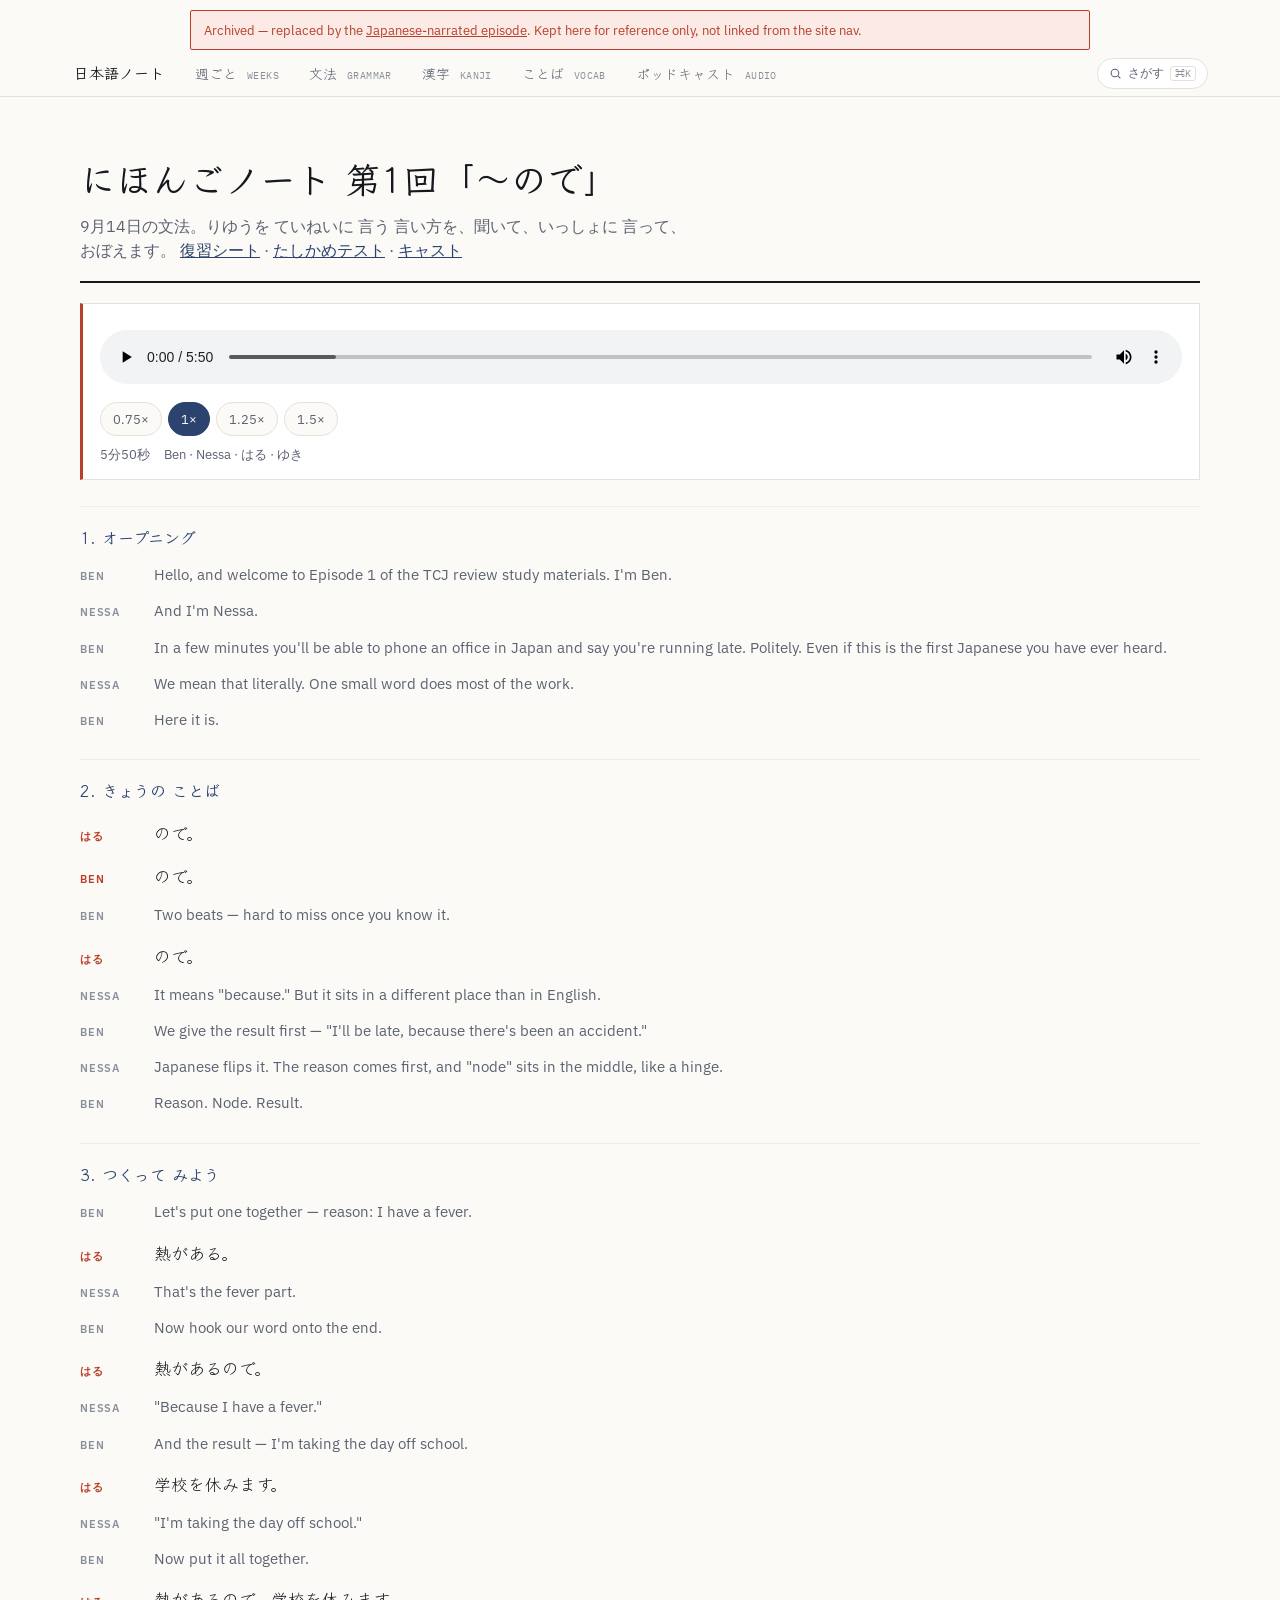
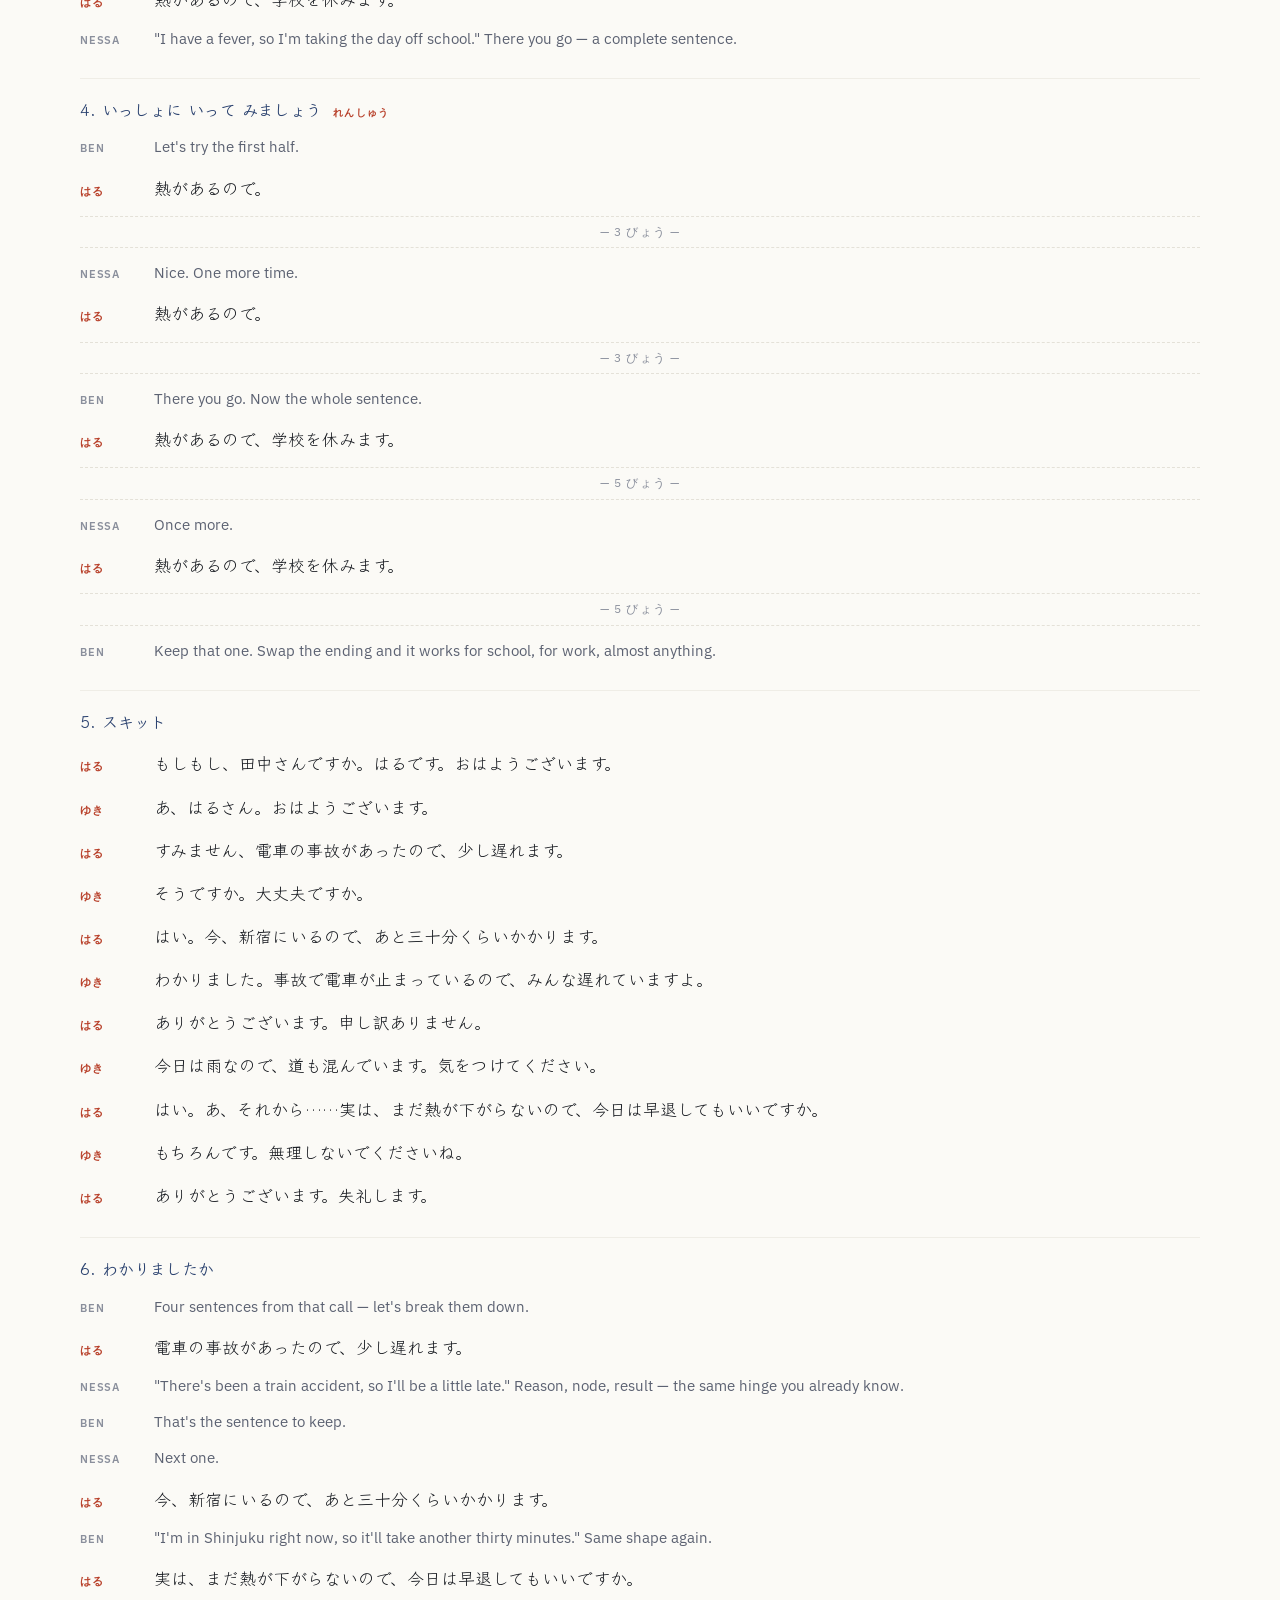
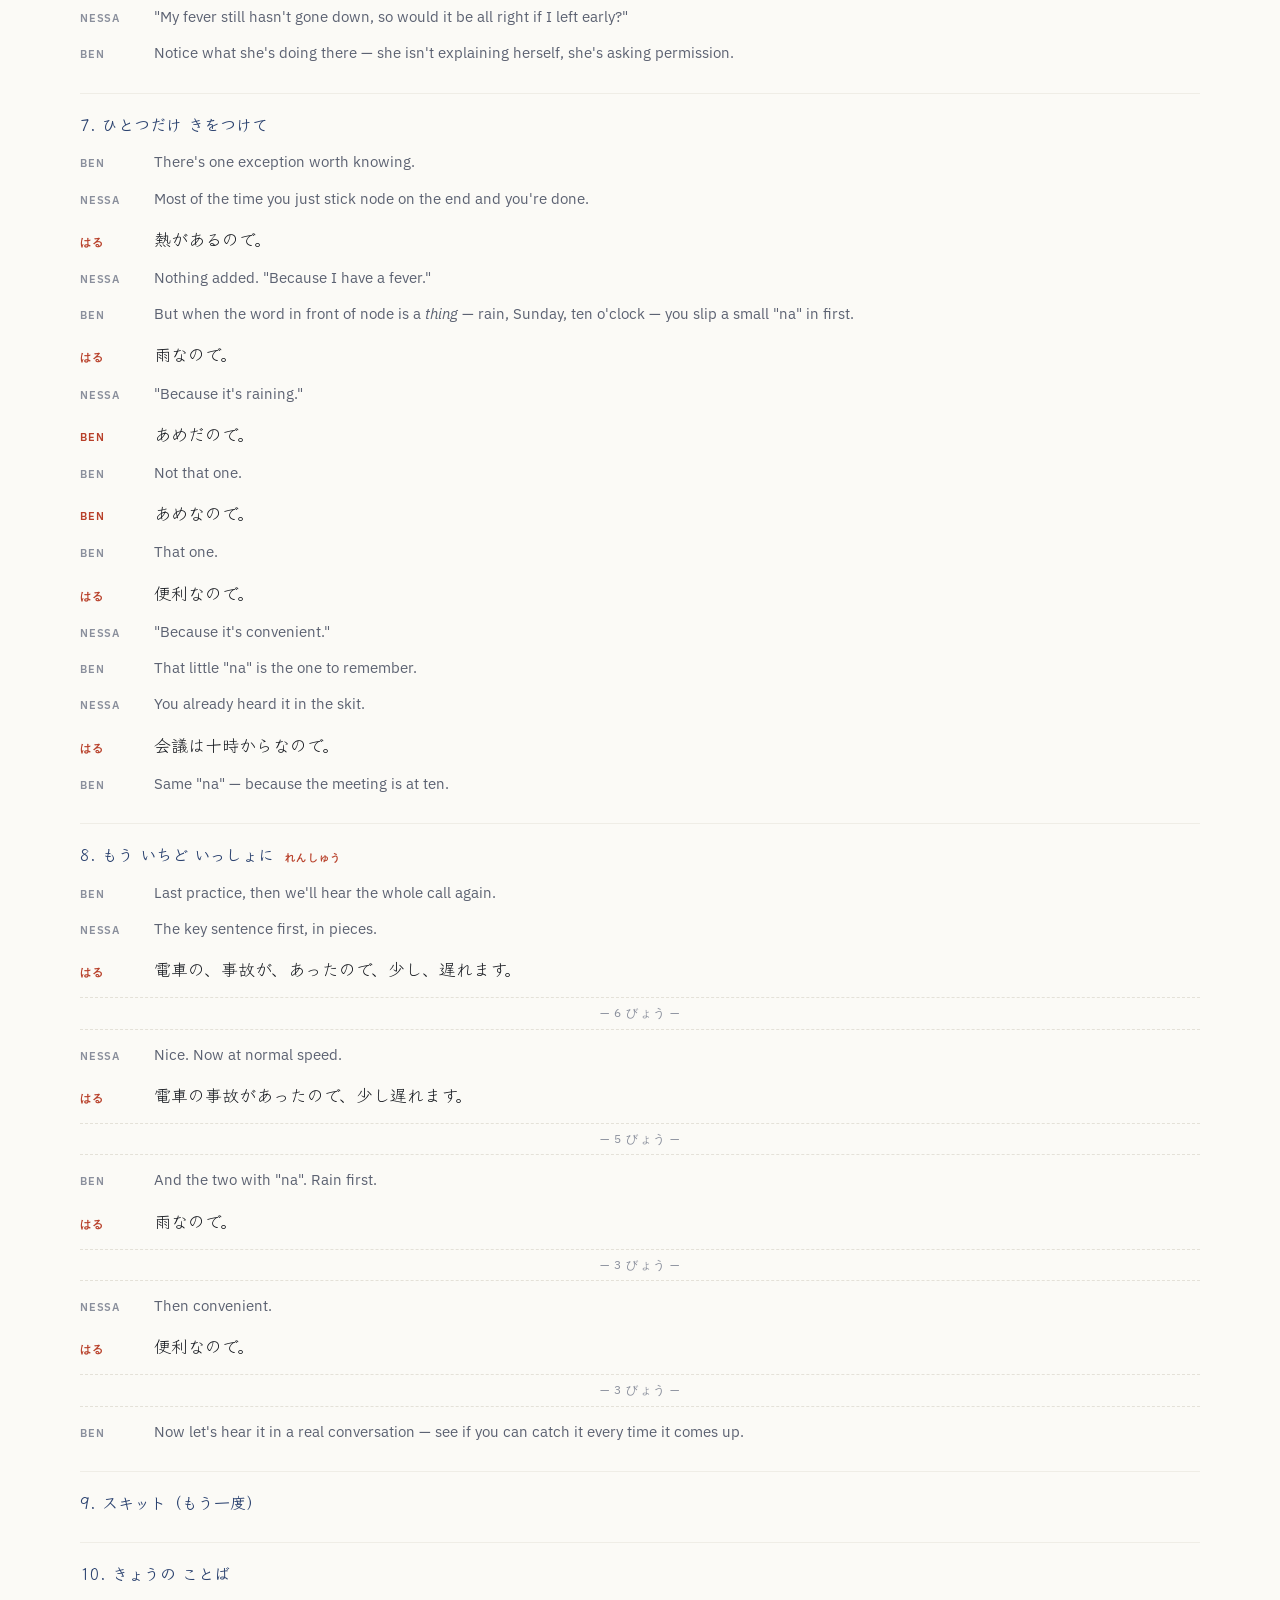
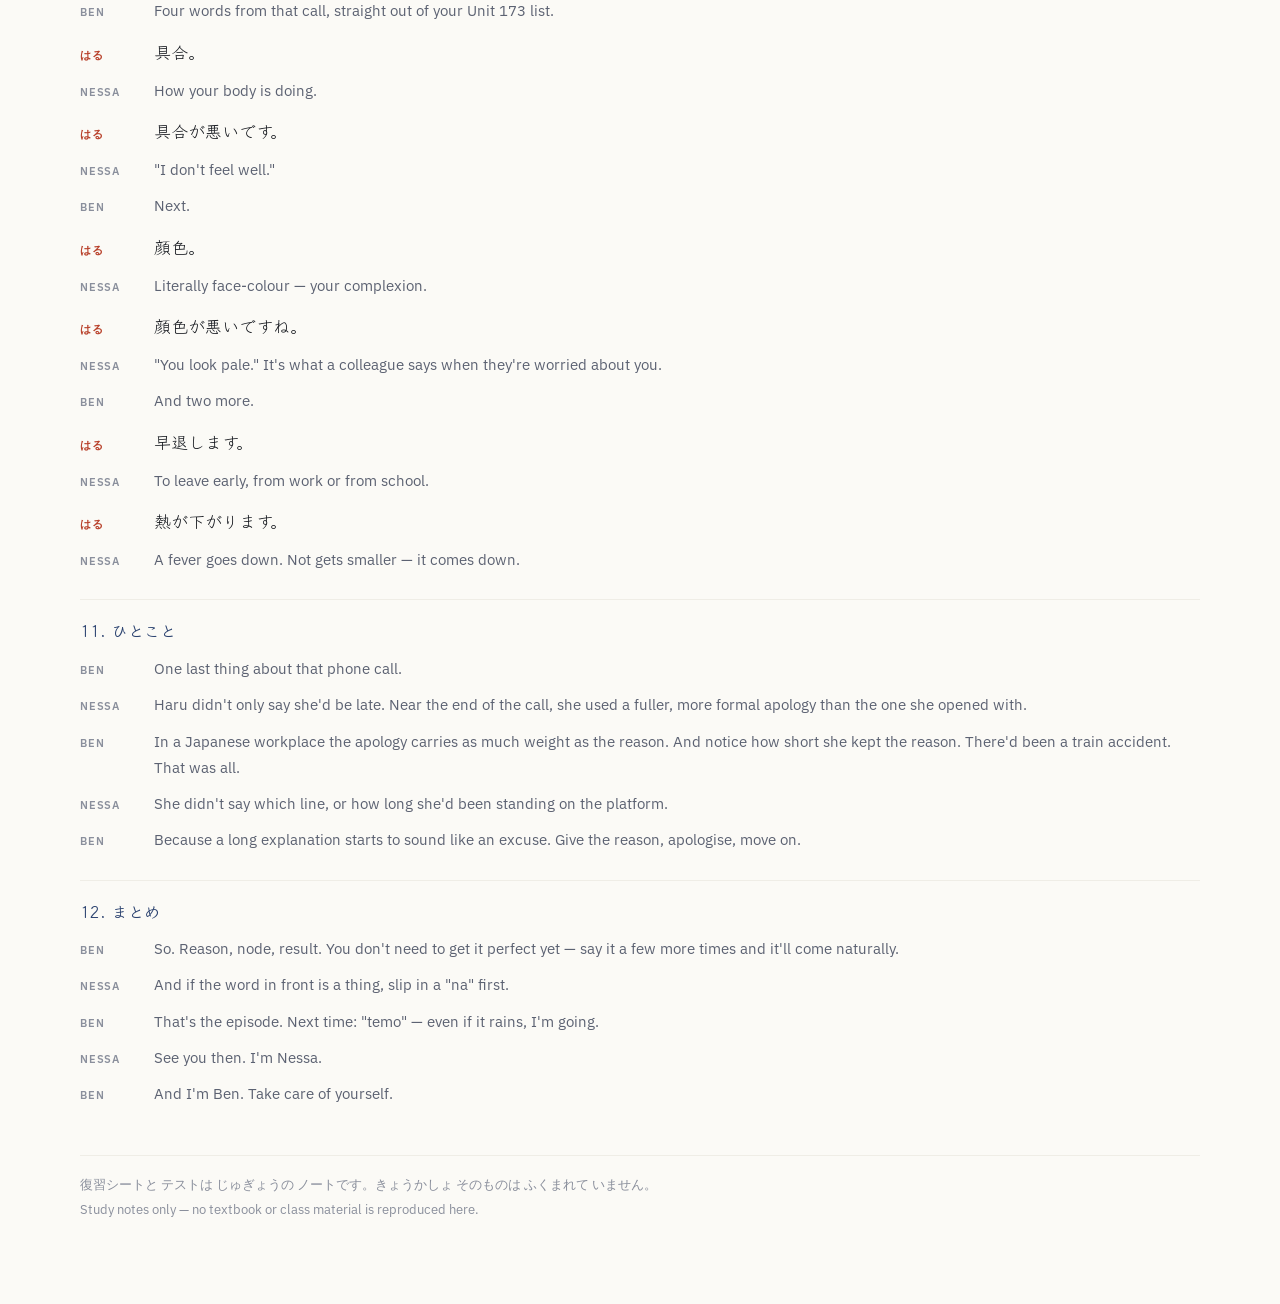
<file: 2026-09-14/podcast-en.html>
<!doctype html>
<html lang="ja">
<head>
<meta charset="utf-8">
<meta name="viewport" content="width=device-width, initial-scale=1">
<title>[archived] ポッドキャスト 第1回「〜ので」(English narration)</title>
<meta name="description" content="にほんごノート 第1回 — 〜ので。9月14日の文法を、聞いて練習する。">
<link rel="stylesheet" href="https://fonts.googleapis.com/css2?family=Klee+One:wght@400;600&family=IBM+Plex+Sans:wght@400;500;600&family=IBM+Plex+Mono:wght@400;500&display=swap">
<link rel="stylesheet" href="../assets/site.css">
<style>
.player{position:sticky;top:var(--nav-h);z-index:20;background:var(--surface);
  border:1px solid var(--line);border-left:3px solid var(--vermilion);padding:15px 17px;margin:20px 0 0}
.player audio{width:100%;margin-top:11px}
.player .meta{font-family:var(--en);font-size:12.5px;color:var(--muted);margin-top:8px;
  display:flex;gap:14px;flex-wrap:wrap}
.speeds{display:flex;gap:6px;margin-top:10px;flex-wrap:wrap}
.speeds button{font-family:var(--en);font-size:12.5px;padding:6px 12px;min-height:34px;cursor:pointer;
  border:1px solid var(--line);background:var(--paper);color:var(--muted);border-radius:999px}
.speeds button[aria-pressed="true"]{background:var(--indigo);border-color:var(--indigo);color:var(--paper)}
.speeds button:focus-visible{outline:2px solid var(--vermilion);outline-offset:2px}

.seg{margin:26px 0 0;padding-top:18px;border-top:1px solid var(--line-soft)}
.seg h2{font-family:var(--ja);font-size:16px;font-weight:600;margin:0 0 12px;color:var(--indigo)}
.seg.drill h2::after{content:" れんしゅう";font-family:var(--en);font-size:10px;
  letter-spacing:.12em;text-transform:uppercase;color:var(--vermilion);margin-left:8px}
.l{display:grid;grid-template-columns:62px 1fr;gap:12px;margin:0 0 10px;align-items:baseline}
.l .who{font-family:var(--en);font-size:11px;font-weight:600;letter-spacing:.07em;
  text-transform:uppercase;color:var(--faint);padding-top:3px}
.l.ja .who{color:var(--vermilion)}
.l .t{line-height:1.75}
.l.ja .t{font-family:var(--ja);font-size:17px;line-height:1.95}
.l.host .t{font-size:15px;color:var(--muted)}
.pause{font-family:var(--en);font-size:11.5px;letter-spacing:.1em;color:var(--faint);
  text-align:center;margin:12px 0;padding:6px 0;border-top:1px dashed var(--line);
  border-bottom:1px dashed var(--line)}
@media (max-width:640px){
  .l{grid-template-columns:1fr;gap:2px}
  .l .who{padding-top:0}
  .player{position:static}
}
</style>
</head>
<body>

<div style="max-width:940px;margin:0 auto;padding:10px 20px 0">
  <div style="font-family:var(--en);font-size:12.5px;background:var(--vermilion-soft);color:var(--vermilion);
    border:1px solid var(--vermilion);padding:9px 13px;border-radius:2px">
    Archived — replaced by the <a href="podcast.html" style="color:inherit;text-decoration:underline">Japanese-narrated episode</a>. Kept here for reference only, not linked from the site nav.
  </div>
</div>

<nav class="sitenav"><div class="sitenav-in">
  <a class="home" href="../">日本語ノート</a>
  <button class="hamburger" id="navToggle" aria-label="Menu" aria-expanded="false">
    <svg viewBox="0 0 24 24" fill="none" stroke="currentColor" stroke-width="2"><path d="M3 6h18M3 12h18M3 18h18"/></svg>
  </button>
  <div class="navlinks" id="navLinks">
    <button class="searchbtn searchbtn-menu" type="button">
      <svg viewBox="0 0 24 24" fill="none" stroke="currentColor" stroke-width="2"><circle cx="11" cy="11" r="7"/><path d="M21 21l-4.3-4.3"/></svg>
      <span class="lbl">さがす</span><kbd>⌘K</kbd>
    </button>
    <a class="nl" href="../">週ごと <small>WEEKS</small></a>
    <a class="nl" href="../grammar.html">文法 <small>GRAMMAR</small></a>
    <a class="nl" href="../kanji.html">漢字 <small>KANJI</small></a>
    <a class="nl" href="../vocab.html">ことば <small>VOCAB</small></a>
    <a class="nl" href="podcast.html">ポッドキャスト <small>AUDIO</small></a>
  </div>
  <button class="searchbtn searchbtn-top" type="button">
    <svg viewBox="0 0 24 24" fill="none" stroke="currentColor" stroke-width="2"><circle cx="11" cy="11" r="7"/><path d="M21 21l-4.3-4.3"/></svg>
    <span class="lbl">さがす</span><kbd>⌘K</kbd>
  </button>
</div></nav>

<div class="wrap">
  <div class="page-head">
    <h1>にほんごノート 第1回「〜ので」</h1>
    <p class="sub">9月14日の文法。りゆうを ていねいに 言う 言い方を、聞いて、いっしょに 言って、おぼえます。
    <a href="review.html" style="color:var(--indigo)">復習シート</a> ·
    <a href="quiz.html" style="color:var(--indigo)">たしかめテスト</a> · <a href="../cast.html" style="color:var(--indigo)">キャスト</a></p>
    <div class="rule"></div>
  </div>

  <div class="player">
    <audio controls preload="metadata" src="../podcast/ep01/episode1-node.mp3"></audio>
    <div class="speeds" id="speeds">
      <button data-r="0.75">0.75×</button>
      <button data-r="1" aria-pressed="true">1×</button>
      <button data-r="1.25">1.25×</button>
      <button data-r="1.5">1.5×</button>
    </div>
    <div class="meta"><span>5分50秒</span><span>Ben · Nessa · はる · ゆき</span></div>
  </div>

<section class="seg">
<h2>1. オープニング</h2>
<p class="l host"><span class="who">Ben</span><span class="t">Hello, and welcome to Episode 1 of the TCJ review study materials. I&#x27;m Ben.</span></p>
<p class="l host"><span class="who">Nessa</span><span class="t">And I&#x27;m Nessa.</span></p>
<p class="l host"><span class="who">Ben</span><span class="t">In a few minutes you&#x27;ll be able to phone an office in Japan and say you&#x27;re running late. Politely. Even if this is the first Japanese you have ever heard.</span></p>
<p class="l host"><span class="who">Nessa</span><span class="t">We mean that literally. One small word does most of the work.</span></p>
<p class="l host"><span class="who">Ben</span><span class="t">Here it is.</span></p>
</section>
<section class="seg">
<h2>2. きょうの ことば</h2>
<p class="l ja"><span class="who">はる</span><span class="t">ので。</span></p>
<p class="l ja"><span class="who">Ben</span><span class="t">ので。</span></p>
<p class="l host"><span class="who">Ben</span><span class="t">Two beats — hard to miss once you know it.</span></p>
<p class="l ja"><span class="who">はる</span><span class="t">ので。</span></p>
<p class="l host"><span class="who">Nessa</span><span class="t">It means &quot;because.&quot; But it sits in a different place than in English.</span></p>
<p class="l host"><span class="who">Ben</span><span class="t">We give the result first — &quot;I&#x27;ll be late, because there&#x27;s been an accident.&quot;</span></p>
<p class="l host"><span class="who">Nessa</span><span class="t">Japanese flips it. The reason comes first, and &quot;node&quot; sits in the middle, like a hinge.</span></p>
<p class="l host"><span class="who">Ben</span><span class="t">Reason. Node. Result.</span></p>
</section>
<section class="seg">
<h2>3. つくって みよう</h2>
<p class="l host"><span class="who">Ben</span><span class="t">Let&#x27;s put one together — reason: I have a fever.</span></p>
<p class="l ja"><span class="who">はる</span><span class="t">熱がある。</span></p>
<p class="l host"><span class="who">Nessa</span><span class="t">That&#x27;s the fever part.</span></p>
<p class="l host"><span class="who">Ben</span><span class="t">Now hook our word onto the end.</span></p>
<p class="l ja"><span class="who">はる</span><span class="t">熱があるので。</span></p>
<p class="l host"><span class="who">Nessa</span><span class="t">&quot;Because I have a fever.&quot;</span></p>
<p class="l host"><span class="who">Ben</span><span class="t">And the result — I&#x27;m taking the day off school.</span></p>
<p class="l ja"><span class="who">はる</span><span class="t">学校を休みます。</span></p>
<p class="l host"><span class="who">Nessa</span><span class="t">&quot;I&#x27;m taking the day off school.&quot;</span></p>
<p class="l host"><span class="who">Ben</span><span class="t">Now put it all together.</span></p>
<p class="l ja"><span class="who">はる</span><span class="t">熱があるので、学校を休みます。</span></p>
<p class="l host"><span class="who">Nessa</span><span class="t">&quot;I have a fever, so I&#x27;m taking the day off school.&quot; There you go — a complete sentence.</span></p>
</section>
<section class="seg drill">
<h2>4. いっしょに いって みましょう</h2>
<p class="l host"><span class="who">Ben</span><span class="t">Let&#x27;s try the first half.</span></p>
<p class="l ja"><span class="who">はる</span><span class="t">熱があるので。</span></p>
<p class="pause">— 3 びょう —</p>
<p class="l host"><span class="who">Nessa</span><span class="t">Nice. One more time.</span></p>
<p class="l ja"><span class="who">はる</span><span class="t">熱があるので。</span></p>
<p class="pause">— 3 びょう —</p>
<p class="l host"><span class="who">Ben</span><span class="t">There you go. Now the whole sentence.</span></p>
<p class="l ja"><span class="who">はる</span><span class="t">熱があるので、学校を休みます。</span></p>
<p class="pause">— 5 びょう —</p>
<p class="l host"><span class="who">Nessa</span><span class="t">Once more.</span></p>
<p class="l ja"><span class="who">はる</span><span class="t">熱があるので、学校を休みます。</span></p>
<p class="pause">— 5 びょう —</p>
<p class="l host"><span class="who">Ben</span><span class="t">Keep that one. Swap the ending and it works for school, for work, almost anything.</span></p>
</section>
<section class="seg">
<h2>5. スキット</h2>
<p class="l ja"><span class="who">はる</span><span class="t">もしもし、田中さんですか。はるです。おはようございます。</span></p>
<p class="l ja"><span class="who">ゆき</span><span class="t">あ、はるさん。おはようございます。</span></p>
<p class="l ja"><span class="who">はる</span><span class="t">すみません、電車の事故があったので、少し遅れます。</span></p>
<p class="l ja"><span class="who">ゆき</span><span class="t">そうですか。大丈夫ですか。</span></p>
<p class="l ja"><span class="who">はる</span><span class="t">はい。今、新宿にいるので、あと三十分くらいかかります。</span></p>
<p class="l ja"><span class="who">ゆき</span><span class="t">わかりました。事故で電車が止まっているので、みんな遅れていますよ。</span></p>
<p class="l ja"><span class="who">はる</span><span class="t">ありがとうございます。申し訳ありません。</span></p>
<p class="l ja"><span class="who">ゆき</span><span class="t">今日は雨なので、道も混んでいます。気をつけてください。</span></p>
<p class="l ja"><span class="who">はる</span><span class="t">はい。あ、それから……実は、まだ熱が下がらないので、今日は早退してもいいですか。</span></p>
<p class="l ja"><span class="who">ゆき</span><span class="t">もちろんです。無理しないでくださいね。</span></p>
<p class="l ja"><span class="who">はる</span><span class="t">ありがとうございます。失礼します。</span></p>
</section>
<section class="seg">
<h2>6. わかりましたか</h2>
<p class="l host"><span class="who">Ben</span><span class="t">Four sentences from that call — let&#x27;s break them down.</span></p>
<p class="l ja"><span class="who">はる</span><span class="t">電車の事故があったので、少し遅れます。</span></p>
<p class="l host"><span class="who">Nessa</span><span class="t">&quot;There&#x27;s been a train accident, so I&#x27;ll be a little late.&quot; Reason, node, result — the same hinge you already know.</span></p>
<p class="l host"><span class="who">Ben</span><span class="t">That&#x27;s the sentence to keep.</span></p>
<p class="l host"><span class="who">Nessa</span><span class="t">Next one.</span></p>
<p class="l ja"><span class="who">はる</span><span class="t">今、新宿にいるので、あと三十分くらいかかります。</span></p>
<p class="l host"><span class="who">Ben</span><span class="t">&quot;I&#x27;m in Shinjuku right now, so it&#x27;ll take another thirty minutes.&quot; Same shape again.</span></p>
<p class="l ja"><span class="who">はる</span><span class="t">実は、まだ熱が下がらないので、今日は早退してもいいですか。</span></p>
<p class="l host"><span class="who">Nessa</span><span class="t">&quot;My fever still hasn&#x27;t gone down, so would it be all right if I left early?&quot;</span></p>
<p class="l host"><span class="who">Ben</span><span class="t">Notice what she&#x27;s doing there — she isn&#x27;t explaining herself, she&#x27;s asking permission.</span></p>
</section>
<section class="seg">
<h2>7. ひとつだけ きをつけて</h2>
<p class="l host"><span class="who">Ben</span><span class="t">There&#x27;s one exception worth knowing.</span></p>
<p class="l host"><span class="who">Nessa</span><span class="t">Most of the time you just stick node on the end and you&#x27;re done.</span></p>
<p class="l ja"><span class="who">はる</span><span class="t">熱があるので。</span></p>
<p class="l host"><span class="who">Nessa</span><span class="t">Nothing added. &quot;Because I have a fever.&quot;</span></p>
<p class="l host"><span class="who">Ben</span><span class="t">But when the word in front of node is a <em>thing</em> — rain, Sunday, ten o&#x27;clock — you slip a small &quot;na&quot; in first.</span></p>
<p class="l ja"><span class="who">はる</span><span class="t">雨なので。</span></p>
<p class="l host"><span class="who">Nessa</span><span class="t">&quot;Because it&#x27;s raining.&quot;</span></p>
<p class="l ja"><span class="who">Ben</span><span class="t">あめだので。</span></p>
<p class="l host"><span class="who">Ben</span><span class="t">Not that one.</span></p>
<p class="l ja"><span class="who">Ben</span><span class="t">あめなので。</span></p>
<p class="l host"><span class="who">Ben</span><span class="t">That one.</span></p>
<p class="l ja"><span class="who">はる</span><span class="t">便利なので。</span></p>
<p class="l host"><span class="who">Nessa</span><span class="t">&quot;Because it&#x27;s convenient.&quot;</span></p>
<p class="l host"><span class="who">Ben</span><span class="t">That little &quot;na&quot; is the one to remember.</span></p>
<p class="l host"><span class="who">Nessa</span><span class="t">You already heard it in the skit.</span></p>
<p class="l ja"><span class="who">はる</span><span class="t">会議は十時からなので。</span></p>
<p class="l host"><span class="who">Ben</span><span class="t">Same &quot;na&quot; — because the meeting is at ten.</span></p>
</section>
<section class="seg drill">
<h2>8. もう いちど いっしょに</h2>
<p class="l host"><span class="who">Ben</span><span class="t">Last practice, then we&#x27;ll hear the whole call again.</span></p>
<p class="l host"><span class="who">Nessa</span><span class="t">The key sentence first, in pieces.</span></p>
<p class="l ja"><span class="who">はる</span><span class="t">電車の、事故が、あったので、少し、遅れます。</span></p>
<p class="pause">— 6 びょう —</p>
<p class="l host"><span class="who">Nessa</span><span class="t">Nice. Now at normal speed.</span></p>
<p class="l ja"><span class="who">はる</span><span class="t">電車の事故があったので、少し遅れます。</span></p>
<p class="pause">— 5 びょう —</p>
<p class="l host"><span class="who">Ben</span><span class="t">And the two with &quot;na&quot;. Rain first.</span></p>
<p class="l ja"><span class="who">はる</span><span class="t">雨なので。</span></p>
<p class="pause">— 3 びょう —</p>
<p class="l host"><span class="who">Nessa</span><span class="t">Then convenient.</span></p>
<p class="l ja"><span class="who">はる</span><span class="t">便利なので。</span></p>
<p class="pause">— 3 びょう —</p>
<p class="l host"><span class="who">Ben</span><span class="t">Now let&#x27;s hear it in a real conversation — see if you can catch it every time it comes up.</span></p>
</section>
<section class="seg">
<h2>9. スキット（もう一度）</h2>
</section>
<section class="seg">
<h2>10. きょうの ことば</h2>
<p class="l host"><span class="who">Ben</span><span class="t">Four words from that call, straight out of your Unit 173 list.</span></p>
<p class="l ja"><span class="who">はる</span><span class="t">具合。</span></p>
<p class="l host"><span class="who">Nessa</span><span class="t">How your body is doing.</span></p>
<p class="l ja"><span class="who">はる</span><span class="t">具合が悪いです。</span></p>
<p class="l host"><span class="who">Nessa</span><span class="t">&quot;I don&#x27;t feel well.&quot;</span></p>
<p class="l host"><span class="who">Ben</span><span class="t">Next.</span></p>
<p class="l ja"><span class="who">はる</span><span class="t">顔色。</span></p>
<p class="l host"><span class="who">Nessa</span><span class="t">Literally face-colour — your complexion.</span></p>
<p class="l ja"><span class="who">はる</span><span class="t">顔色が悪いですね。</span></p>
<p class="l host"><span class="who">Nessa</span><span class="t">&quot;You look pale.&quot; It&#x27;s what a colleague says when they&#x27;re worried about you.</span></p>
<p class="l host"><span class="who">Ben</span><span class="t">And two more.</span></p>
<p class="l ja"><span class="who">はる</span><span class="t">早退します。</span></p>
<p class="l host"><span class="who">Nessa</span><span class="t">To leave early, from work or from school.</span></p>
<p class="l ja"><span class="who">はる</span><span class="t">熱が下がります。</span></p>
<p class="l host"><span class="who">Nessa</span><span class="t">A fever goes down. Not gets smaller — it comes down.</span></p>
</section>
<section class="seg">
<h2>11. ひとこと</h2>
<p class="l host"><span class="who">Ben</span><span class="t">One last thing about that phone call.</span></p>
<p class="l host"><span class="who">Nessa</span><span class="t">Haru didn&#x27;t only say she&#x27;d be late. Near the end of the call, she used a fuller, more formal apology than the one she opened with.</span></p>
<p class="l host"><span class="who">Ben</span><span class="t">In a Japanese workplace the apology carries as much weight as the reason. And notice how short she kept the reason. There&#x27;d been a train accident. That was all.</span></p>
<p class="l host"><span class="who">Nessa</span><span class="t">She didn&#x27;t say which line, or how long she&#x27;d been standing on the platform.</span></p>
<p class="l host"><span class="who">Ben</span><span class="t">Because a long explanation starts to sound like an excuse. Give the reason, apologise, move on.</span></p>
</section>
<section class="seg">
<h2>12. まとめ</h2>
<p class="l host"><span class="who">Ben</span><span class="t">So. Reason, node, result. You don&#x27;t need to get it perfect yet — say it a few more times and it&#x27;ll come naturally.</span></p>
<p class="l host"><span class="who">Nessa</span><span class="t">And if the word in front is a thing, slip in a &quot;na&quot; first.</span></p>
<p class="l host"><span class="who">Ben</span><span class="t">That&#x27;s the episode. Next time: &quot;temo&quot; — even if it rains, I&#x27;m going.</span></p>
<p class="l host"><span class="who">Nessa</span><span class="t">See you then. I&#x27;m Nessa.</span></p>
<p class="l host"><span class="who">Ben</span><span class="t">And I&#x27;m Ben. Take care of yourself.</span></p>
</section>

  <footer class="site">
    <p>復習シートと テストは じゅぎょうの ノートです。きょうかしょ そのものは ふくまれて いません。</p>
    <p>Study notes only — no textbook or class material is reproduced here.</p>
  </footer>
</div>

<script>
var a=document.querySelector("audio");
document.getElementById("speeds").addEventListener("click",function(e){
  var b=e.target.closest("button"); if(!b)return;
  a.playbackRate=parseFloat(b.dataset.r);
  [].forEach.call(this.children,function(x){x.setAttribute("aria-pressed",String(x===b));});
});
</script>
<script src="../assets/site.js"></script>
</body>
</html>
</file>
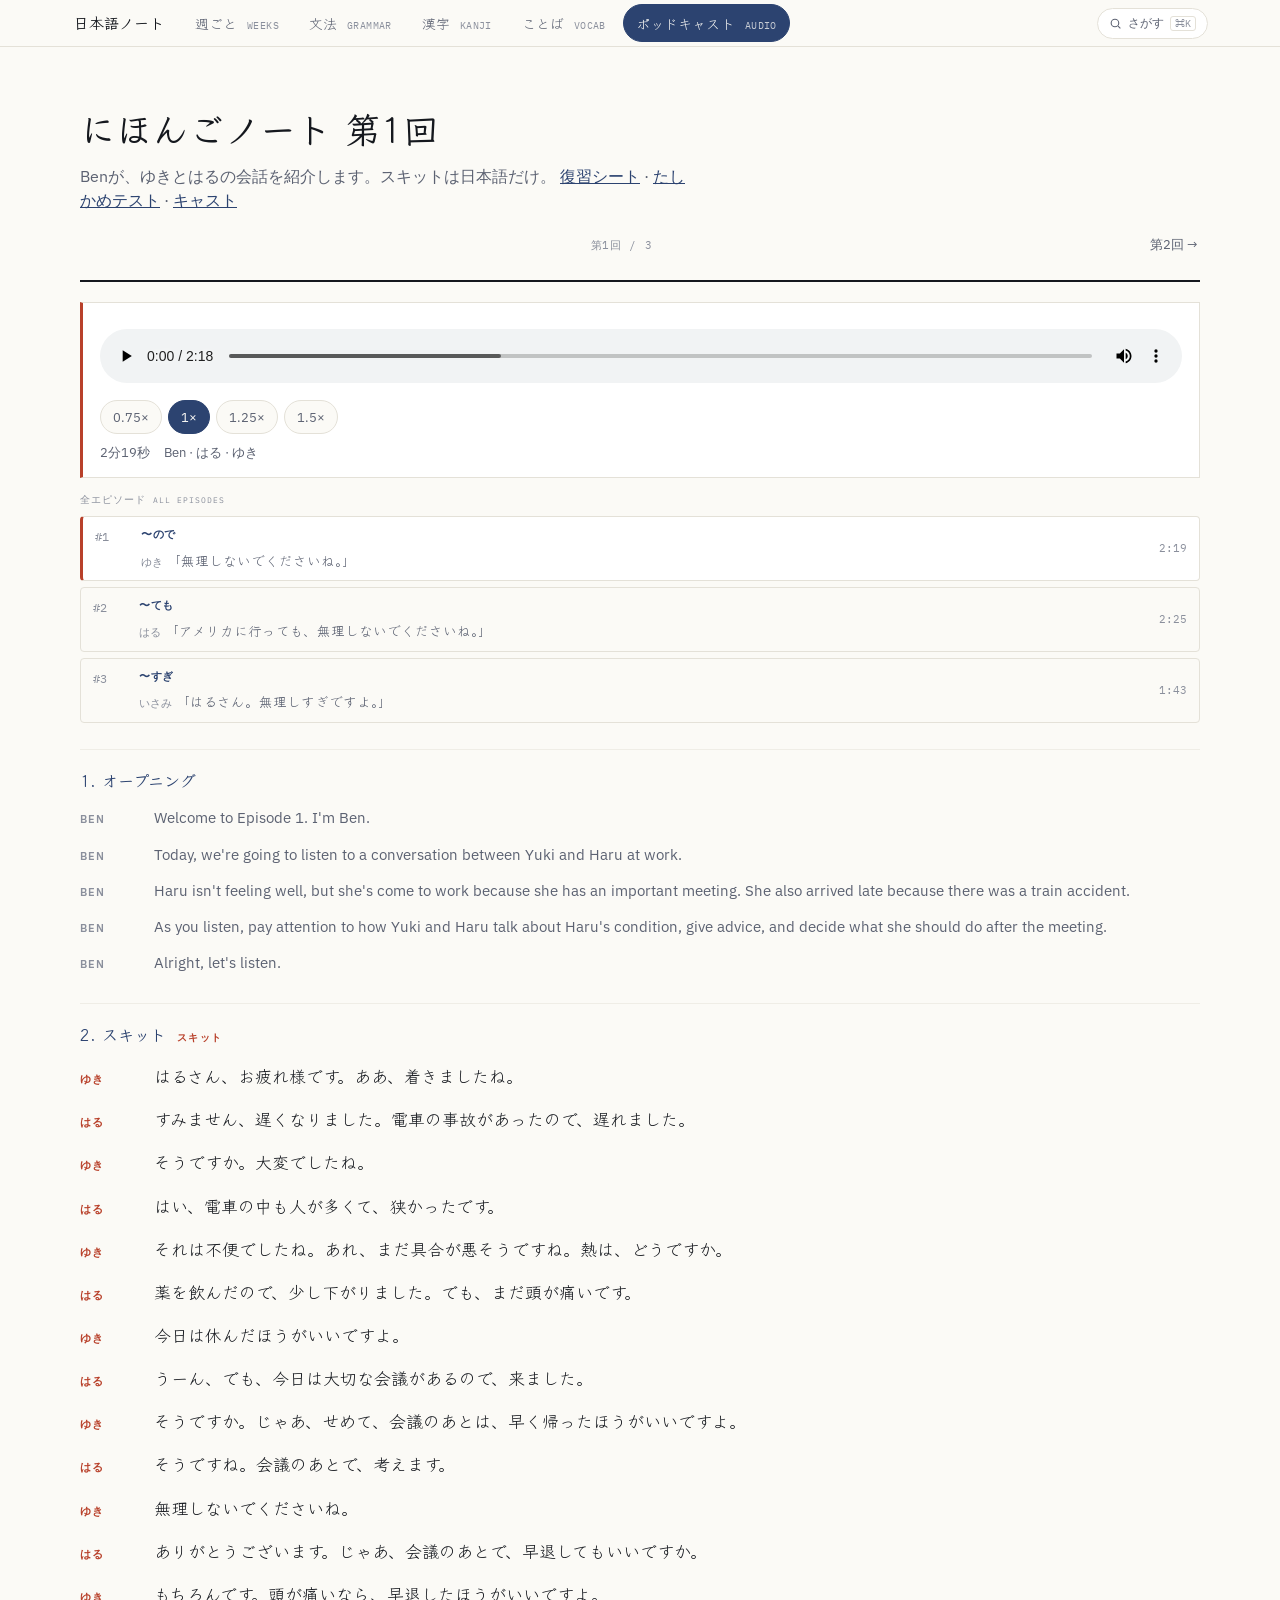
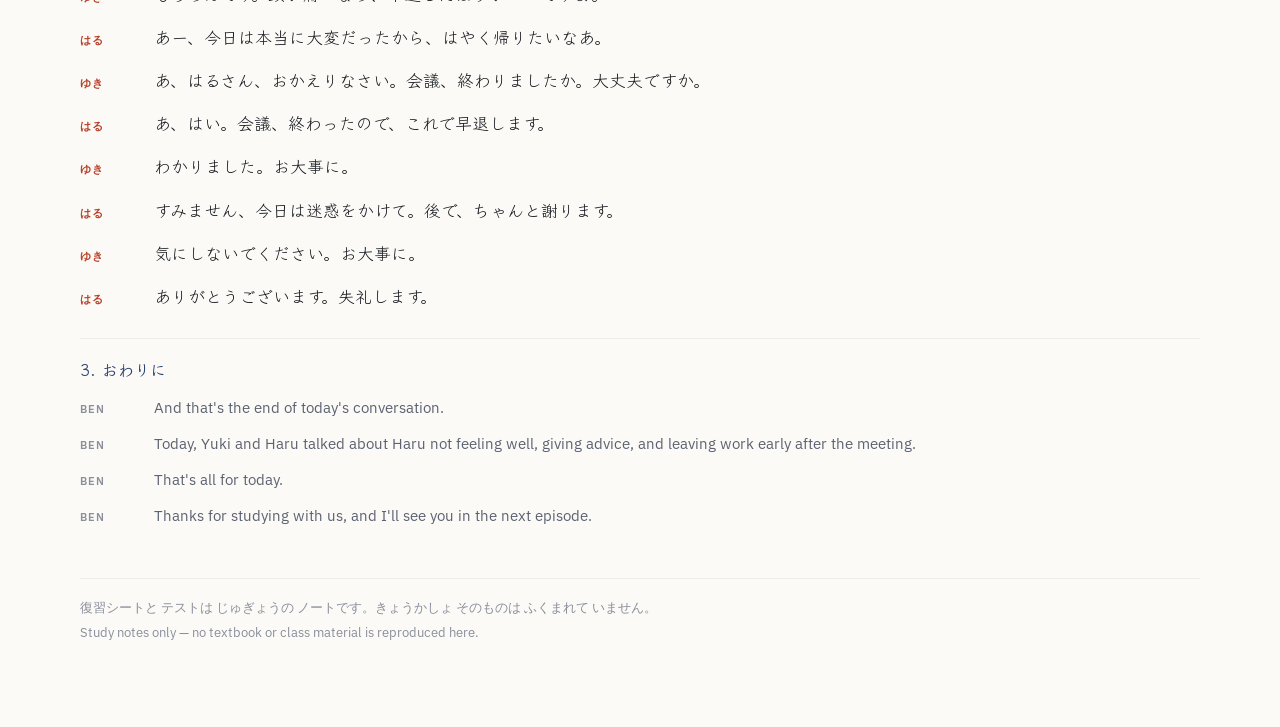
<file: 2026-09-14/podcast.html>
<!doctype html>
<html lang="ja">
<head>
<meta charset="utf-8">
<meta name="viewport" content="width=device-width, initial-scale=1">
<title>ポッドキャスト 第1回</title>
<meta name="description" content="にほんごノート 第1回 — ゆきとはるの会話。9月14日の文法を、聞いて練習する。">
<link rel="stylesheet" href="https://fonts.googleapis.com/css2?family=Klee+One:wght@400;600&family=IBM+Plex+Sans:wght@400;500;600&family=IBM+Plex+Mono:wght@400;500&display=swap">
<link rel="stylesheet" href="../assets/site.css">
<style>
.player{position:sticky;top:var(--nav-h);z-index:20;background:var(--surface);
  border:1px solid var(--line);border-left:3px solid var(--vermilion);padding:15px 17px;margin:20px 0 0}
.player audio{width:100%;margin-top:11px}
.player .meta{font-family:var(--en);font-size:12.5px;color:var(--muted);margin-top:8px;
  display:flex;gap:14px;flex-wrap:wrap}
.speeds{display:flex;gap:6px;margin-top:10px;flex-wrap:wrap}
.speeds button{font-family:var(--en);font-size:12.5px;padding:6px 12px;min-height:34px;cursor:pointer;
  border:1px solid var(--line);background:var(--paper);color:var(--muted);border-radius:999px}
.speeds button[aria-pressed="true"]{background:var(--indigo);border-color:var(--indigo);color:var(--paper)}
.speeds button:focus-visible{outline:2px solid var(--vermilion);outline-offset:2px}

.seg{margin:26px 0 0;padding-top:18px;border-top:1px solid var(--line-soft)}
.seg h2{font-family:var(--ja);font-size:16px;font-weight:600;margin:0 0 12px;color:var(--indigo)}
.seg.skit h2::after{content:" スキット";font-family:var(--en);font-size:10px;
  letter-spacing:.12em;text-transform:uppercase;color:var(--vermilion);margin-left:8px}
.l{display:grid;grid-template-columns:62px 1fr;gap:12px;margin:0 0 10px;align-items:baseline}
.l .who{font-family:var(--en);font-size:11px;font-weight:600;letter-spacing:.07em;
  text-transform:uppercase;color:var(--faint);padding-top:3px}
.l.ja .who{color:var(--vermilion)}
.l .t{line-height:1.75}
.l.ja .t{font-family:var(--ja);font-size:17px;line-height:1.95}
.l.host .t{font-size:15px;color:var(--muted)}
@media (max-width:640px){
  .l{grid-template-columns:1fr;gap:2px}
  .l .who{padding-top:0}
  .player{position:static}
}

.episodes{margin:14px 0 0;display:flex;flex-direction:column;gap:6px}
.episodes .label{font-family:var(--mono);font-size:10px;letter-spacing:.1em;text-transform:uppercase;
  color:var(--faint);margin:0 0 2px}
.episodes .ep{display:grid;grid-template-columns:34px 1fr auto;gap:3px 12px;align-items:start;
  padding:9px 12px;border:1px solid var(--line);border-radius:4px;text-decoration:none;color:inherit}
.episodes a.ep:hover{border-color:var(--indigo);background:var(--indigo-soft)}
.episodes .ep.current{border-left:3px solid var(--vermilion);background:var(--surface)}
.episodes .ep .num{font-family:var(--mono);font-size:12px;color:var(--faint);padding-top:1px}
.episodes .ep .title{font-family:var(--en);font-size:11px;font-weight:600;letter-spacing:.06em;
  text-transform:uppercase;color:var(--indigo);grid-column:2/3}
.episodes .ep .syn{font-family:var(--ja);font-size:13.5px;color:var(--muted);grid-column:2/3;line-height:1.6}
.episodes .ep .syn .who{font-family:var(--en);font-size:10.5px;color:var(--faint);margin-right:4px}
.episodes .ep .dur{font-family:var(--mono);font-size:11px;color:var(--faint);grid-column:3/4;grid-row:1/3;
  align-self:center;white-space:nowrap}
@media (max-width:640px){
  .episodes .ep{grid-template-columns:28px 1fr auto}
}

.epnav{display:flex;justify-content:space-between;align-items:center;gap:10px;margin:16px 0 0}
.epnav a,.epnav .side{font-family:var(--en);font-size:13px;color:var(--muted);text-decoration:none;
  display:flex;align-items:center;gap:5px;padding:6px 2px}
.epnav a:hover{color:var(--indigo)}
.epnav .side.empty{visibility:hidden}
.epnav .center{font-family:var(--mono);font-size:10.5px;color:var(--faint);letter-spacing:.06em}
</style>
</head>
<body>

<nav class="sitenav"><div class="sitenav-in">
  <a class="home" href="../">日本語ノート</a>
  <button class="hamburger" id="navToggle" aria-label="Menu" aria-expanded="false">
    <svg viewBox="0 0 24 24" fill="none" stroke="currentColor" stroke-width="2"><path d="M3 6h18M3 12h18M3 18h18"/></svg>
  </button>
  <div class="navlinks" id="navLinks">
    <button class="searchbtn searchbtn-menu" type="button">
      <svg viewBox="0 0 24 24" fill="none" stroke="currentColor" stroke-width="2"><circle cx="11" cy="11" r="7"/><path d="M21 21l-4.3-4.3"/></svg>
      <span class="lbl">さがす</span><kbd>⌘K</kbd>
    </button>
    <a class="nl" href="../">週ごと <small>WEEKS</small></a>
    <a class="nl" href="../grammar.html">文法 <small>GRAMMAR</small></a>
    <a class="nl" href="../kanji.html">漢字 <small>KANJI</small></a>
    <a class="nl" href="../vocab.html">ことば <small>VOCAB</small></a>
    <a class="nl" href="podcast.html" aria-current="page">ポッドキャスト <small>AUDIO</small></a>
  </div>
  <button class="searchbtn searchbtn-top" type="button">
    <svg viewBox="0 0 24 24" fill="none" stroke="currentColor" stroke-width="2"><circle cx="11" cy="11" r="7"/><path d="M21 21l-4.3-4.3"/></svg>
    <span class="lbl">さがす</span><kbd>⌘K</kbd>
  </button>
</div></nav>

<div class="wrap">
  <div class="page-head">
    <h1>にほんごノート 第1回</h1>
    <p class="sub">Benが、ゆきとはるの会話を紹介します。スキットは日本語だけ。
    <a href="review.html" style="color:var(--indigo)">復習シート</a> ·
    <a href="quiz.html" style="color:var(--indigo)">たしかめテスト</a> · <a href="../cast.html" style="color:var(--indigo)">キャスト</a></p>
    <nav class="epnav" aria-label="Episode navigation">
      <span class="side empty">←</span>
      <span class="center">第1回 / 3</span>
      <a class="side" href="../2026-09-16/podcast.html">第2回 →</a>
    </nav>
    <div class="rule"></div>
  </div>

  <div class="player">
    <audio controls preload="metadata" src="../podcast/ep01-jp/episode1.mp3"></audio>
    <div class="speeds" id="speeds">
      <button data-r="0.75">0.75×</button>
      <button data-r="1" aria-pressed="true">1×</button>
      <button data-r="1.25">1.25×</button>
      <button data-r="1.5">1.5×</button>
    </div>
    <div class="meta"><span>2分19秒</span><span>Ben · はる · ゆき</span></div>
  </div>

  <nav class="episodes" aria-label="全エピソード">
    <p class="label">全エピソード <small>ALL EPISODES</small></p>
    <span class="ep current" aria-current="page">
      <span class="num">#1</span>
      <span class="title">〜ので</span>
      <span class="syn"><span class="who">ゆき</span>「無理しないでくださいね。」</span>
      <span class="dur">2:19</span>
    </span>
    <a class="ep" href="../2026-09-16/podcast.html">
      <span class="num">#2</span>
      <span class="title">〜ても</span>
      <span class="syn"><span class="who">はる</span>「アメリカに行っても、無理しないでくださいね。」</span>
      <span class="dur">2:25</span>
    </a>
    <a class="ep" href="../2026-09-18/podcast.html">
      <span class="num">#3</span>
      <span class="title">〜すぎ</span>
      <span class="syn"><span class="who">いさみ</span>「はるさん。無理しすぎですよ。」</span>
      <span class="dur">1:43</span>
    </a>
  </nav>

<section class="seg">
<h2>1. オープニング</h2>
<p class="l host"><span class="who">Ben</span><span class="t">Welcome to Episode 1. I'm Ben.</span></p>
<p class="l host"><span class="who">Ben</span><span class="t">Today, we're going to listen to a conversation between Yuki and Haru at work.</span></p>
<p class="l host"><span class="who">Ben</span><span class="t">Haru isn't feeling well, but she's come to work because she has an important meeting. She also arrived late because there was a train accident.</span></p>
<p class="l host"><span class="who">Ben</span><span class="t">As you listen, pay attention to how Yuki and Haru talk about Haru's condition, give advice, and decide what she should do after the meeting.</span></p>
<p class="l host"><span class="who">Ben</span><span class="t">Alright, let's listen.</span></p>
</section>

<section class="seg skit">
<h2>2. スキット</h2>
<p class="l ja"><span class="who">ゆき</span><span class="t">はるさん、お疲れ様です。ああ、着きましたね。</span></p>
<p class="l ja"><span class="who">はる</span><span class="t">すみません、遅くなりました。電車の事故があったので、遅れました。</span></p>
<p class="l ja"><span class="who">ゆき</span><span class="t">そうですか。大変でしたね。</span></p>
<p class="l ja"><span class="who">はる</span><span class="t">はい、電車の中も人が多くて、狭かったです。</span></p>
<p class="l ja"><span class="who">ゆき</span><span class="t">それは不便でしたね。あれ、まだ具合が悪そうですね。熱は、どうですか。</span></p>
<p class="l ja"><span class="who">はる</span><span class="t">薬を飲んだので、少し下がりました。でも、まだ頭が痛いです。</span></p>
<p class="l ja"><span class="who">ゆき</span><span class="t">今日は休んだほうがいいですよ。</span></p>
<p class="l ja"><span class="who">はる</span><span class="t">うーん、でも、今日は大切な会議があるので、来ました。</span></p>
<p class="l ja"><span class="who">ゆき</span><span class="t">そうですか。じゃあ、せめて、会議のあとは、早く帰ったほうがいいですよ。</span></p>
<p class="l ja"><span class="who">はる</span><span class="t">そうですね。会議のあとで、考えます。</span></p>
<p class="l ja"><span class="who">ゆき</span><span class="t">無理しないでくださいね。</span></p>
<p class="l ja"><span class="who">はる</span><span class="t">ありがとうございます。じゃあ、会議のあとで、早退してもいいですか。</span></p>
<p class="l ja"><span class="who">ゆき</span><span class="t">もちろんです。頭が痛いなら、早退したほうがいいですよ。</span></p>
<p class="l ja"><span class="who">はる</span><span class="t">あー、今日は本当に大変だったから、はやく帰りたいなあ。</span></p>
<p class="l ja"><span class="who">ゆき</span><span class="t">あ、はるさん、おかえりなさい。会議、終わりましたか。大丈夫ですか。</span></p>
<p class="l ja"><span class="who">はる</span><span class="t">あ、はい。会議、終わったので、これで早退します。</span></p>
<p class="l ja"><span class="who">ゆき</span><span class="t">わかりました。お大事に。</span></p>
<p class="l ja"><span class="who">はる</span><span class="t">すみません、今日は迷惑をかけて。後で、ちゃんと謝ります。</span></p>
<p class="l ja"><span class="who">ゆき</span><span class="t">気にしないでください。お大事に。</span></p>
<p class="l ja"><span class="who">はる</span><span class="t">ありがとうございます。失礼します。</span></p>
</section>

<section class="seg">
<h2>3. おわりに</h2>
<p class="l host"><span class="who">Ben</span><span class="t">And that's the end of today's conversation.</span></p>
<p class="l host"><span class="who">Ben</span><span class="t">Today, Yuki and Haru talked about Haru not feeling well, giving advice, and leaving work early after the meeting.</span></p>
<p class="l host"><span class="who">Ben</span><span class="t">That's all for today.</span></p>
<p class="l host"><span class="who">Ben</span><span class="t">Thanks for studying with us, and I'll see you in the next episode.</span></p>
</section>

  <footer class="site">
    <p>復習シートと テストは じゅぎょうの ノートです。きょうかしょ そのものは ふくまれて いません。</p>
    <p>Study notes only — no textbook or class material is reproduced here.</p>
  </footer>
</div>

<script>
var a=document.querySelector("audio");
document.getElementById("speeds").addEventListener("click",function(e){
  var b=e.target.closest("button"); if(!b)return;
  a.playbackRate=parseFloat(b.dataset.r);
  [].forEach.call(this.children,function(x){x.setAttribute("aria-pressed",String(x===b));});
});
</script>
<script src="../assets/site.js"></script>
</body>
</html>
</file>
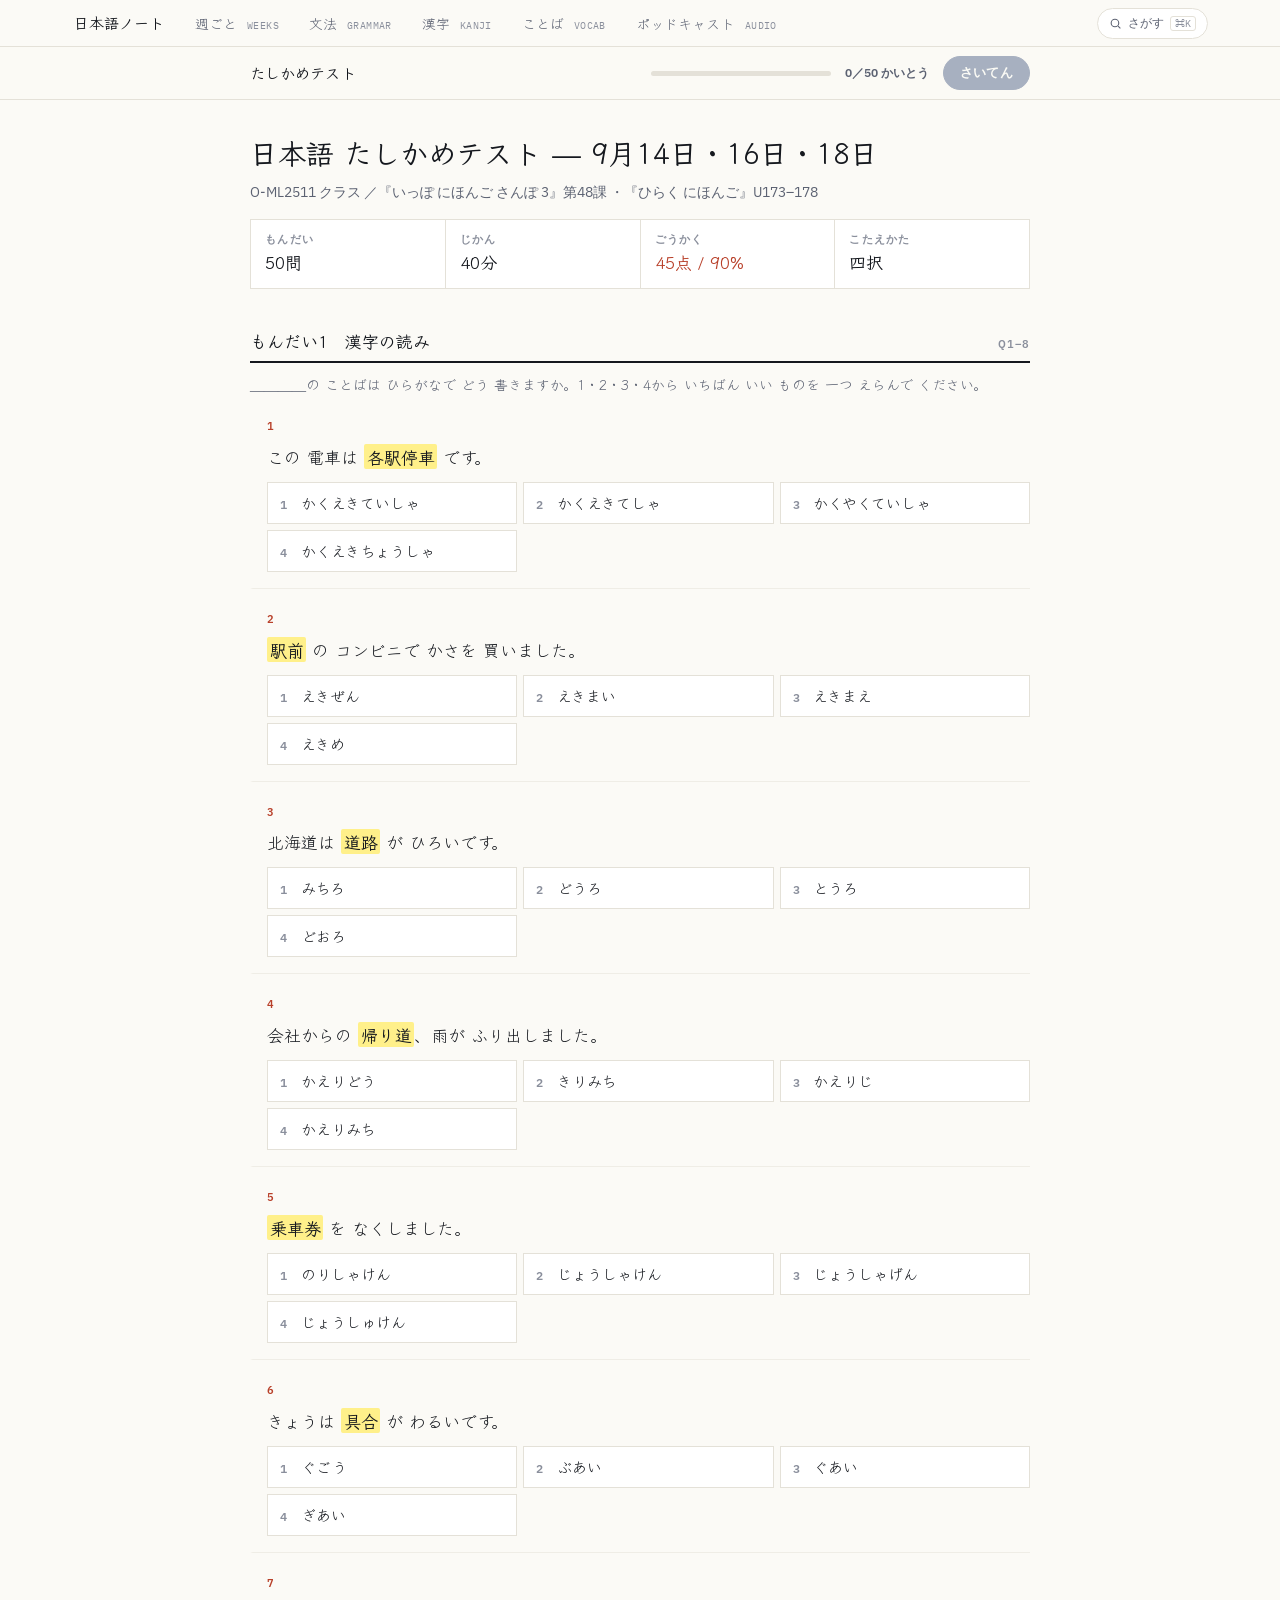
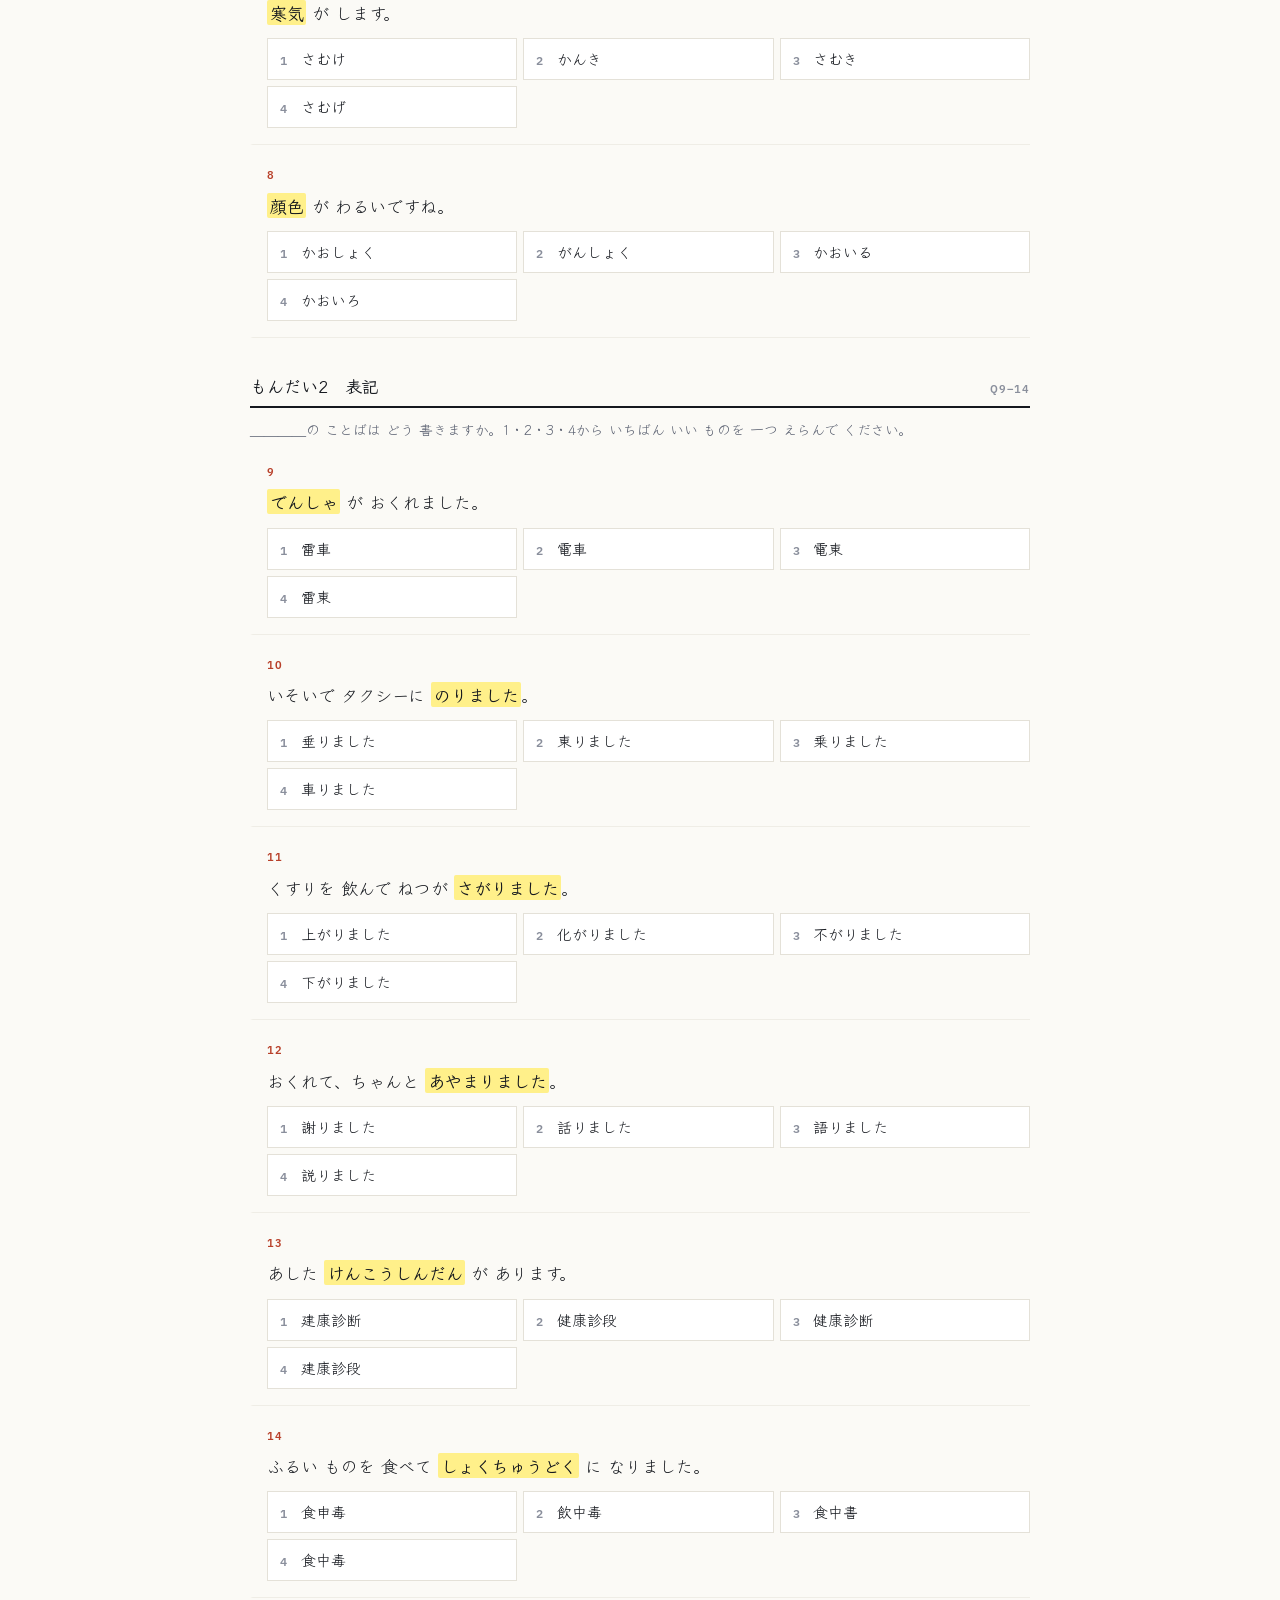
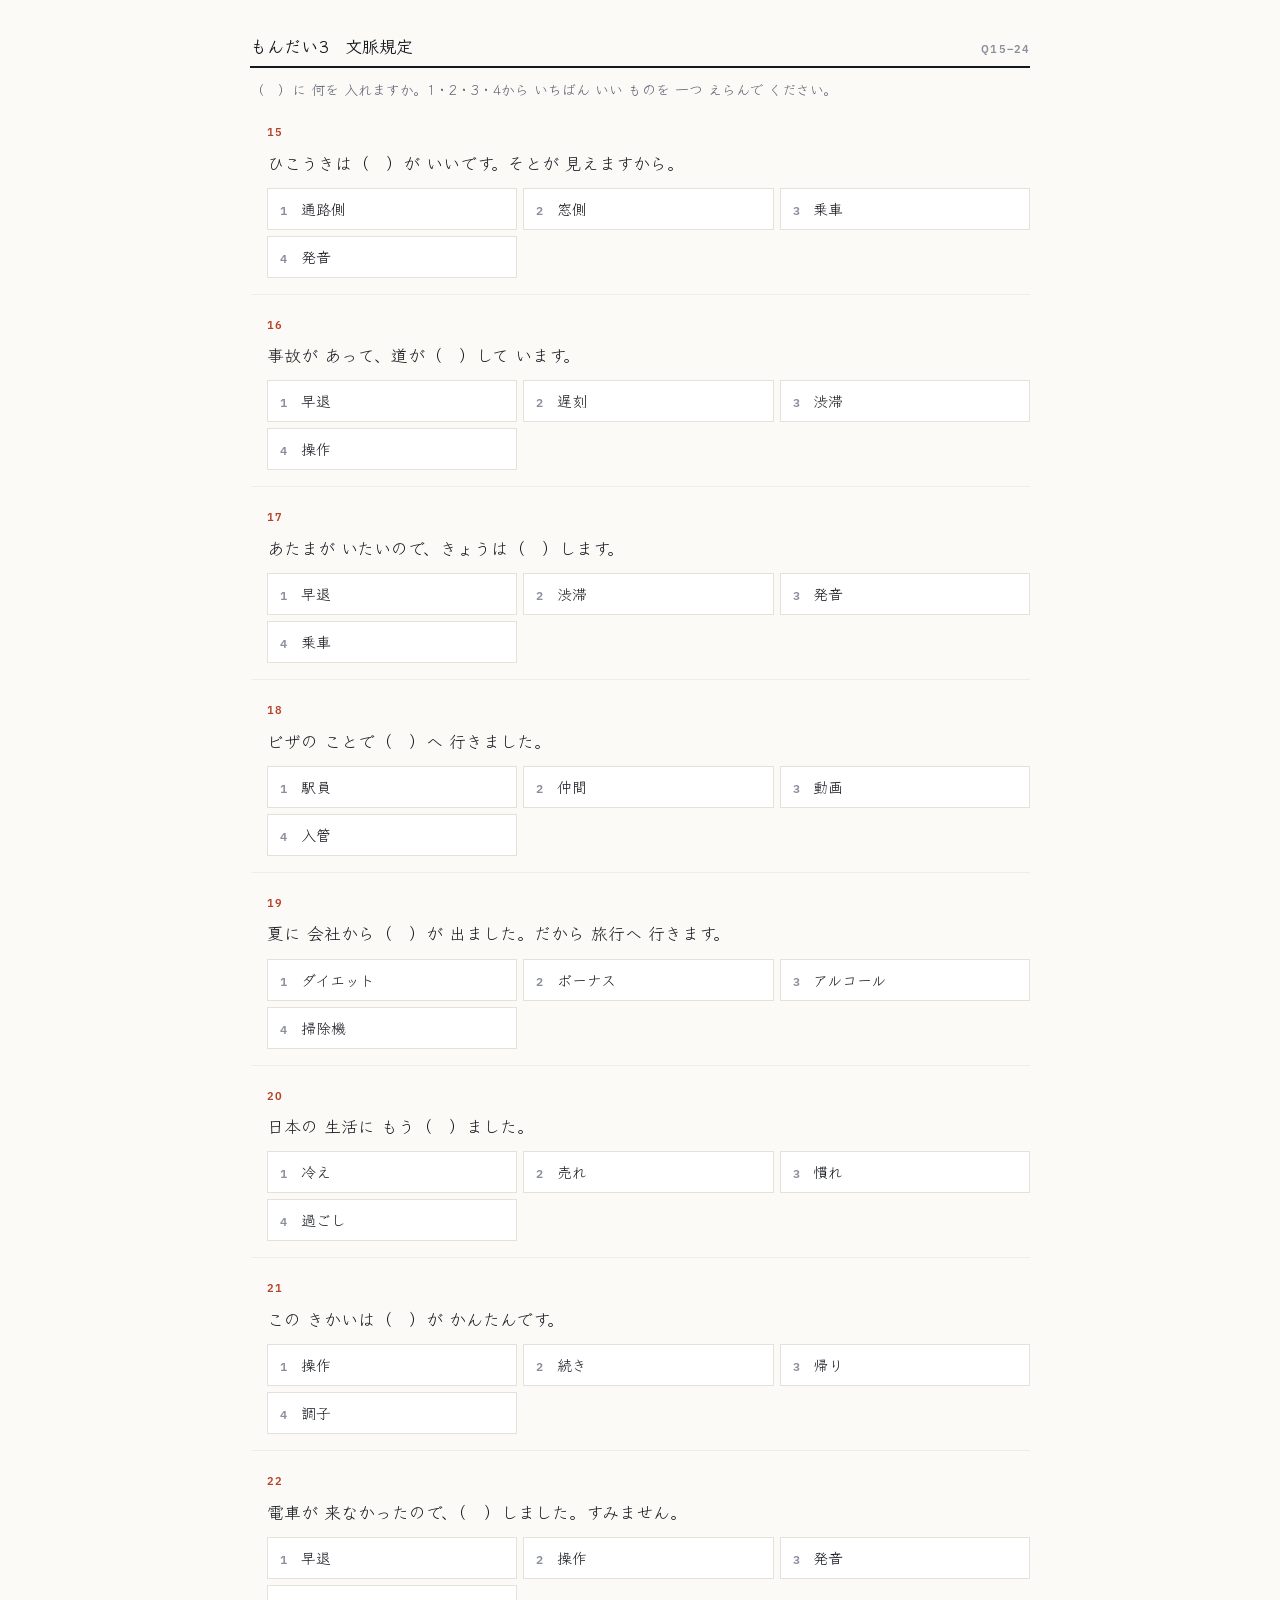
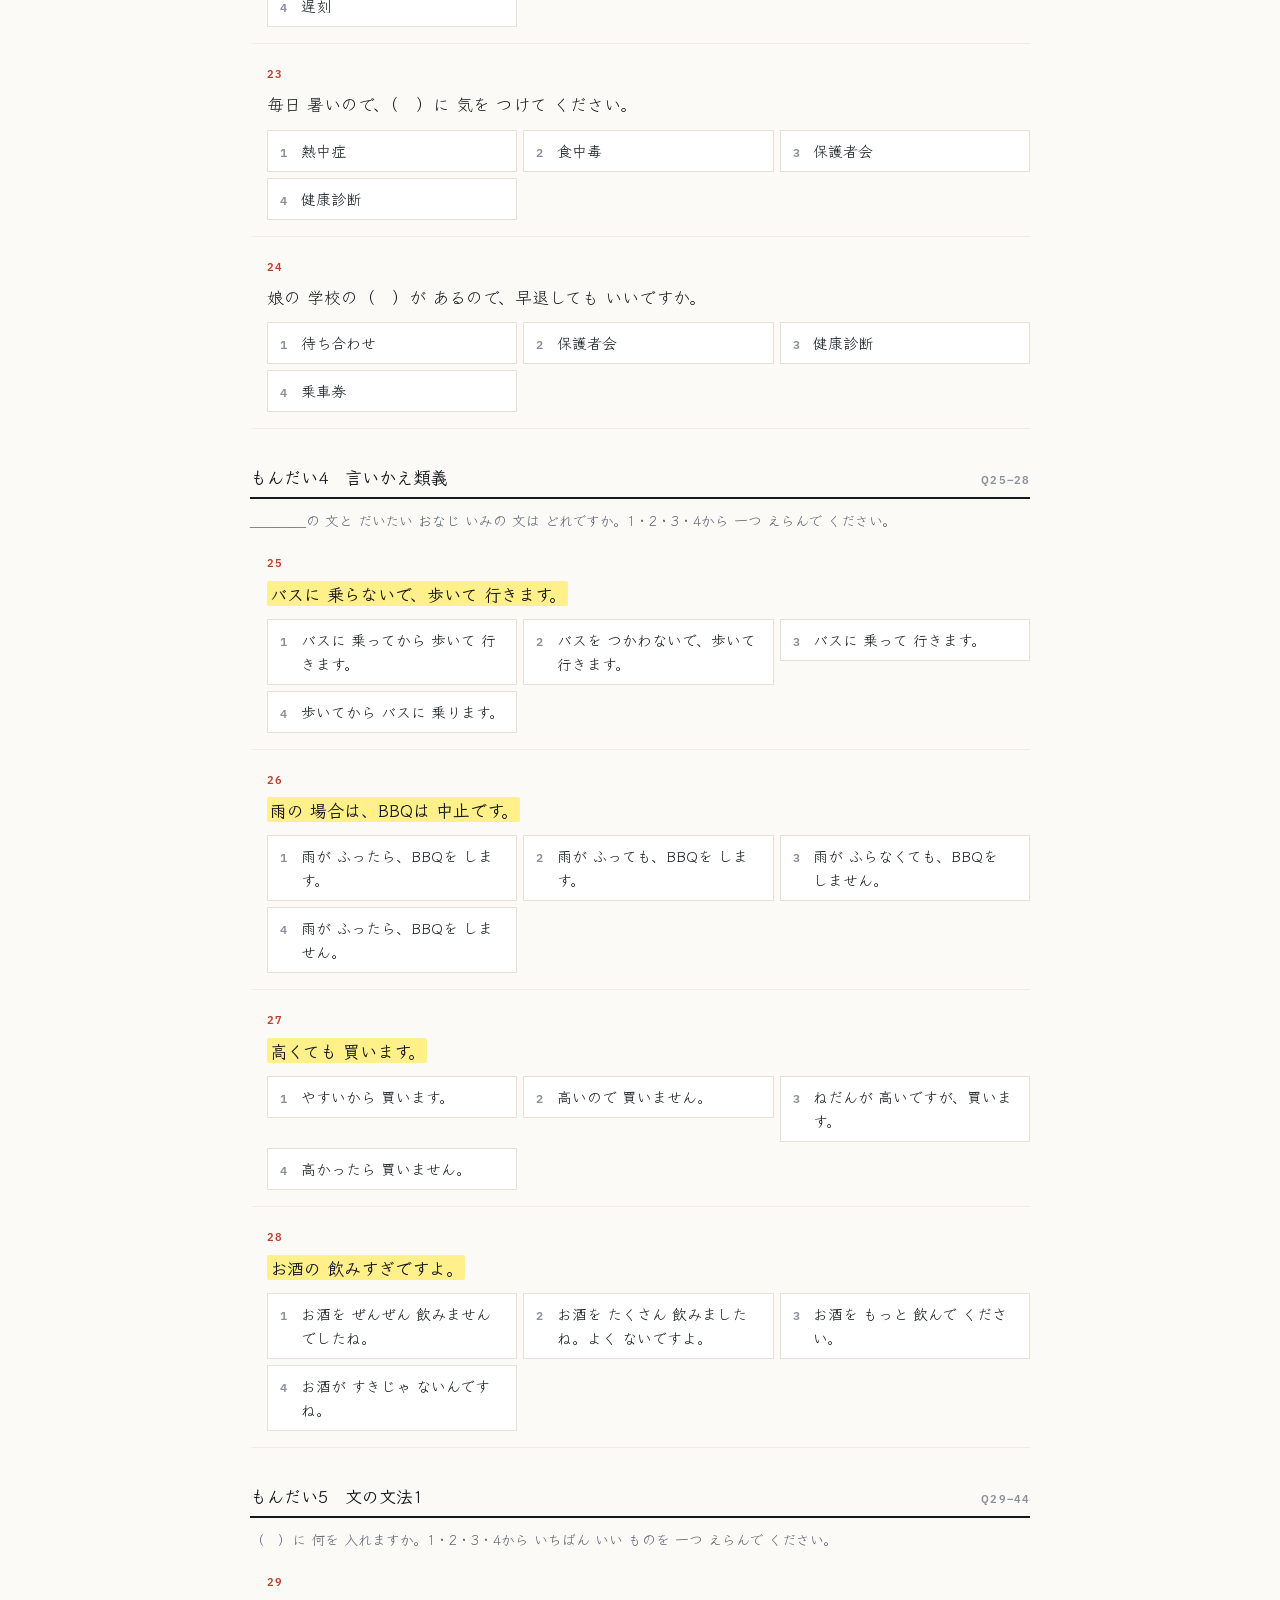
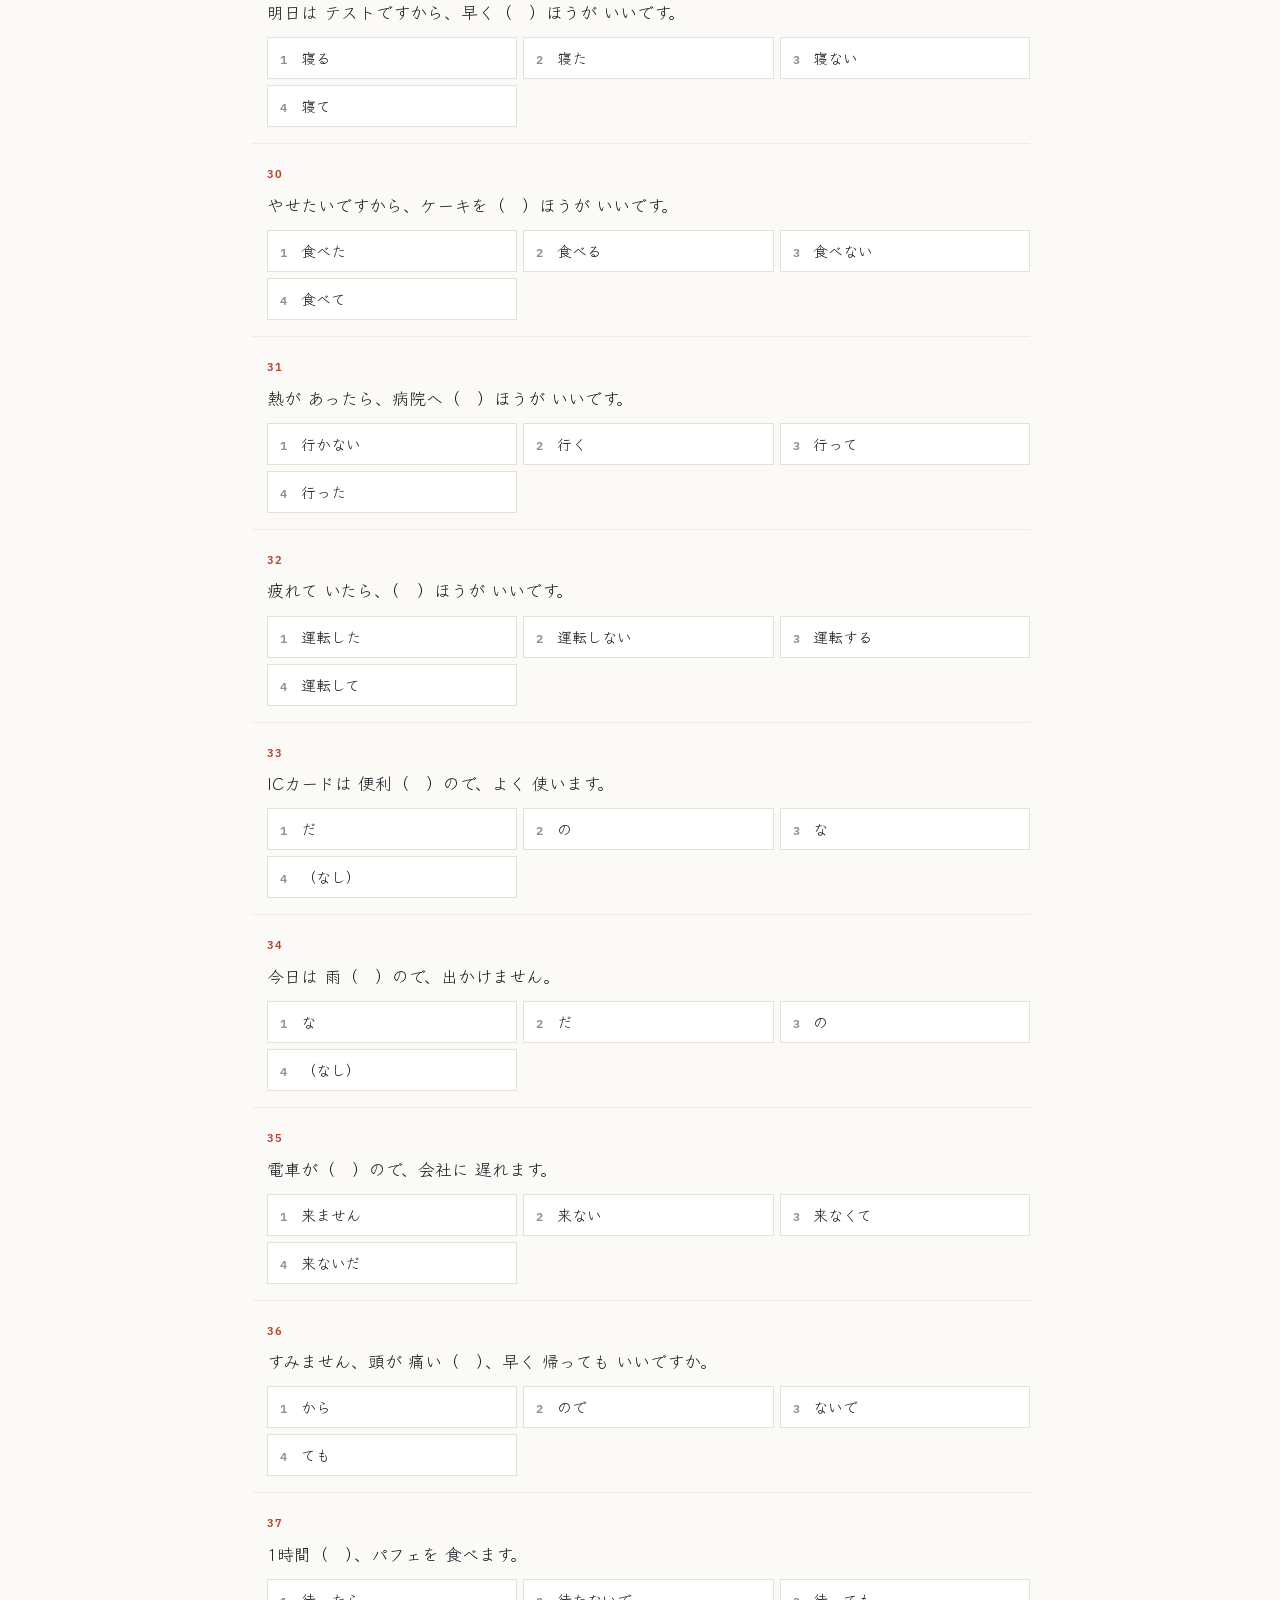
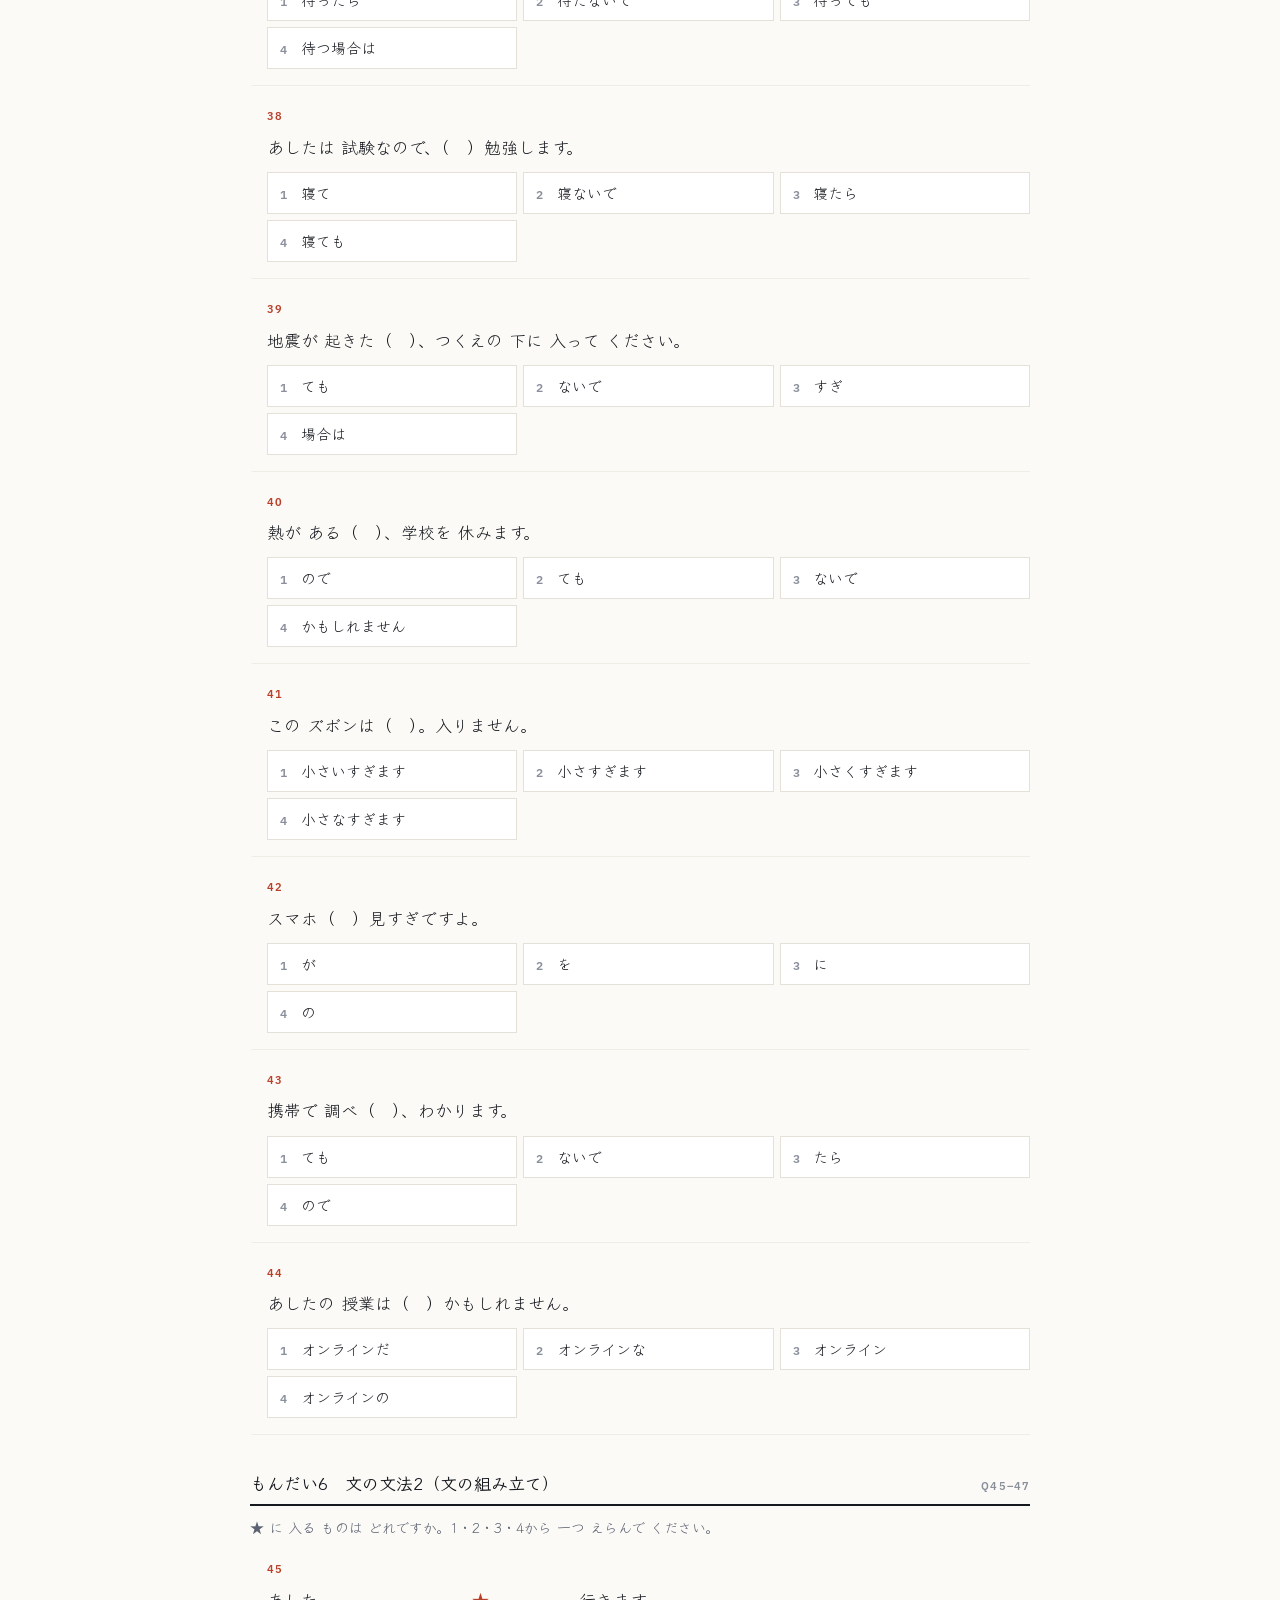
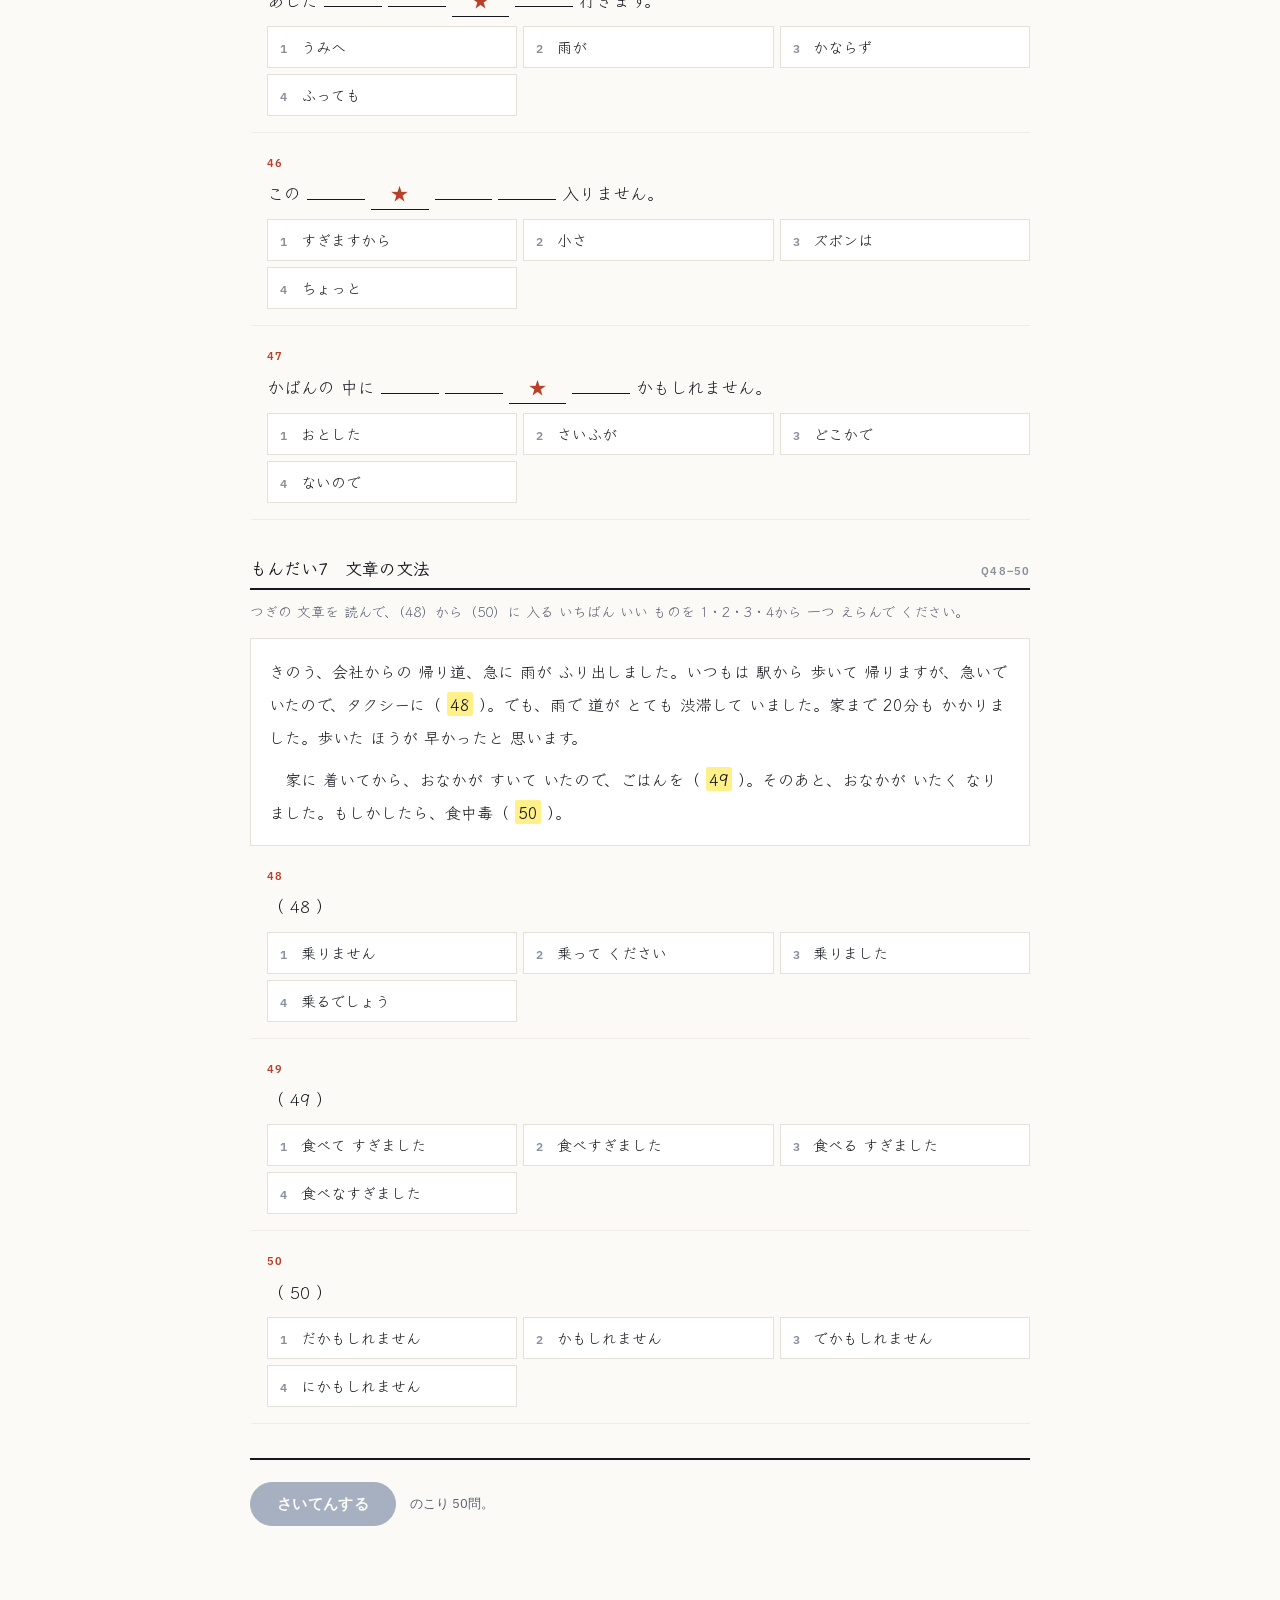
<file: 2026-09-14/quiz.html>
<!doctype html>
<html lang="ja">
<head>
<meta charset="utf-8">
<meta name="viewport" content="width=device-width, initial-scale=1">
<link rel="stylesheet" href="../assets/site.css">
<style>
/* The week pages carry their own full palette, so site.css here supplies the
   site nav only. Park their sticky bar below it — a sibling selector, because
   the page's own <style> block sits between the nav and the bar. */
.sitenav~.bar{top:var(--nav-h)!important}
</style>
<title>たしかめテスト 9月</title>
<link rel="stylesheet" href="https://fonts.googleapis.com/css2?family=Klee+One:wght@400;600&family=IBM+Plex+Sans:wght@400;500;600&family=IBM+Plex+Mono:wght@400;500&display=swap">
</head>
<body>
<nav class="sitenav"><div class="sitenav-in">
<a class="home" href="../">日本語ノート</a>
<button class="hamburger" id="navToggle" aria-label="Menu" aria-expanded="false">
  <svg viewBox="0 0 24 24" fill="none" stroke="currentColor" stroke-width="2"><path d="M3 6h18M3 12h18M3 18h18"/></svg>
</button>
<div class="navlinks" id="navLinks">
<button class="searchbtn searchbtn-menu" type="button">
  <svg viewBox="0 0 24 24" fill="none" stroke="currentColor" stroke-width="2"><circle cx="11" cy="11" r="7"/><path d="M21 21l-4.3-4.3"/></svg>
  <span class="lbl">さがす</span><kbd>⌘K</kbd>
</button>
<a class="nl" href="../">週ごと <small>WEEKS</small></a>
<a class="nl" href="../grammar.html">文法 <small>GRAMMAR</small></a>
<a class="nl" href="../kanji.html">漢字 <small>KANJI</small></a>
<a class="nl" href="../vocab.html">ことば <small>VOCAB</small></a>
<a class="nl" href="../2026-09-14/podcast.html">ポッドキャスト <small>AUDIO</small></a>
</div>
<button class="searchbtn searchbtn-top" type="button">
  <svg viewBox="0 0 24 24" fill="none" stroke="currentColor" stroke-width="2"><circle cx="11" cy="11" r="7"/><path d="M21 21l-4.3-4.3"/></svg>
  <span class="lbl">さがす</span><kbd>⌘K</kbd>
</button>
</div></nav>
<style>
:root{
  --paper:#FBFAF6; --surface:#FFFFFF; --ink:#15181E; --muted:#5C6272; --faint:#8A8F9C;
  --line:#E4E1D8; --line-soft:#EFEDE6;
  --indigo:#2C4370; --indigo-soft:#E8EDF7;
  --vermilion:#B8402A; --vermilion-soft:#FBEAE5;
  --good:#2C6B4F; --good-soft:#E6F2EB;
  --hl-y:#FFF08A;
  --ja:"Klee One","Hiragino Mincho ProN","Yu Mincho",serif;
  --en:"IBM Plex Sans","Helvetica Neue",Arial,sans-serif;
}
@media (prefers-color-scheme:dark){
  :root:not([data-theme="light"]){
    --paper:#14161A; --surface:#1B1E24; --ink:#E9E7E1; --muted:#A0A6B4; --faint:#7A8090;
    --line:#2B2F38; --line-soft:#232730;
    --indigo:#93B3E8; --indigo-soft:#1C2635;
    --vermilion:#F0937B; --vermilion-soft:#2E1F1B;
    --good:#6FC79A; --good-soft:#17281F;
    --hl-y:rgba(255,224,90,.24);
  }
}
:root[data-theme="dark"]{
  --paper:#14161A; --surface:#1B1E24; --ink:#E9E7E1; --muted:#A0A6B4; --faint:#7A8090;
  --line:#2B2F38; --line-soft:#232730;
  --indigo:#93B3E8; --indigo-soft:#1C2635;
  --vermilion:#F0937B; --vermilion-soft:#2E1F1B;
  --good:#6FC79A; --good-soft:#17281F;
  --hl-y:rgba(255,224,90,.24);
}
*{box-sizing:border-box}
body{background:var(--paper);color:var(--ink);font-family:var(--en);font-size:16px;line-height:1.6;-webkit-font-smoothing:antialiased}
.ja,.stem,.opt-t,h1,h2,h3{font-family:var(--ja)}

/* header */
.bar{position:sticky;top:0;z-index:30;background:color-mix(in srgb,var(--paper) 90%,transparent);backdrop-filter:saturate(1.4) blur(10px);border-bottom:1px solid var(--line)}
.bar-in{max-width:820px;margin:0 auto;padding:9px 20px;display:flex;align-items:center;gap:14px;flex-wrap:wrap}
.bar .ttl{font-family:var(--ja);font-weight:600;font-size:15px;margin-right:auto}
.count{font-family:var(--en);font-size:12px;font-weight:600;color:var(--muted);font-variant-numeric:tabular-nums;white-space:nowrap}
.meter{flex:1 1 90px;min-width:70px;height:5px;background:var(--line);border-radius:3px;overflow:hidden;max-width:180px}
.meter i{display:block;height:100%;width:0;background:var(--indigo);transition:width .2s}
button{font-family:var(--en);cursor:pointer}
.btn{font-size:13px;font-weight:600;letter-spacing:.02em;padding:7px 16px;border-radius:999px;border:1px solid var(--indigo);background:var(--indigo);color:var(--paper);transition:opacity .15s}
.btn[disabled]{opacity:.4;cursor:not-allowed}
.btn.ghost{background:transparent;color:var(--indigo)}
.btn:focus-visible{outline:2px solid var(--vermilion);outline-offset:2px}

main{max-width:820px;margin:0 auto;padding:0 20px 90px}

/* intro */
.intro{padding:30px 0 4px}
.intro h1{font-size:28px;margin:0 0 6px;font-weight:600;text-wrap:balance}
.intro .sub{color:var(--muted);font-size:14px;margin:0 0 16px}
.specs{display:grid;grid-template-columns:repeat(auto-fit,minmax(130px,1fr));gap:1px;background:var(--line);border:1px solid var(--line)}
.specs div{background:var(--surface);padding:11px 14px}
.specs .k{font-size:10.5px;font-weight:600;letter-spacing:.12em;text-transform:uppercase;color:var(--faint);display:block}
.specs .v{font-family:var(--ja);font-size:17px;font-weight:600;font-variant-numeric:tabular-nums}
.specs .v.pass{color:var(--vermilion)}

/* result banner */
#result{display:none;margin:22px 0 0;border:1px solid var(--line);border-left:4px solid var(--indigo);background:var(--surface);padding:18px 20px}
#result.show{display:block}
#result.pass{border-left-color:var(--good);background:var(--good-soft)}
#result.fail{border-left-color:var(--vermilion);background:var(--vermilion-soft)}
#result .verdict{font-family:var(--ja);font-size:22px;font-weight:600;margin:0}
#result .score{font-family:var(--en);font-size:40px;font-weight:600;line-height:1.1;font-variant-numeric:tabular-nums;margin:4px 0 0}
#result .score small{font-size:17px;font-weight:500;color:var(--muted)}
#result .msg{font-size:14px;color:var(--ink);margin:8px 0 0}
#result .weak{margin:14px 0 0;padding-top:12px;border-top:1px solid color-mix(in srgb,var(--ink) 14%,transparent);font-size:13.5px}
#result .weak b{font-family:var(--ja)}
#result ul{margin:6px 0 0;padding-left:18px}
#result li{margin:3px 0}

/* mondai */
.mondai{padding-top:34px}
.mondai>h2{font-size:17px;margin:0;font-weight:600;display:flex;align-items:baseline;gap:10px;border-bottom:2px solid var(--ink);padding-bottom:7px}
.mondai>h2 .rng{font-family:var(--en);font-size:11px;font-weight:600;letter-spacing:.1em;color:var(--faint);margin-left:auto}
.mondai>.inst{font-family:var(--ja);font-size:14px;color:var(--muted);margin:9px 0 0;line-height:1.75}
.passage{font-family:var(--ja);font-size:16px;line-height:2.05;background:var(--surface);border:1px solid var(--line);padding:16px 18px;margin:14px 0 0}
.passage p{margin:0 0 10px}
.passage p:last-child{margin:0}
.passage b{background:var(--hl-y);padding:0 .2em;border-radius:2px;font-weight:600;color:var(--ink)}

/* question */
.q{border-bottom:1px solid var(--line-soft);padding:16px 0 16px 14px;border-left:3px solid transparent}
.q.ok{border-left-color:var(--good);background:color-mix(in srgb,var(--good) 5%,transparent)}
.q.ng{border-left-color:var(--vermilion);background:color-mix(in srgb,var(--vermilion) 5%,transparent)}
.q .no{font-family:var(--en);font-size:11px;font-weight:600;letter-spacing:.09em;color:var(--vermilion);font-variant-numeric:tabular-nums}
.stem{font-size:17px;line-height:1.95;margin:2px 0 0}
.stem u{text-decoration:none;background:var(--hl-y);padding:0 .15em;border-radius:2px;font-weight:600;color:var(--ink)}
.stem .blank{display:inline-block;min-width:3.4em;border-bottom:1.5px solid var(--ink);text-align:center}
.stem .star{color:var(--vermilion);font-weight:600}
.opts{list-style:none;margin:9px 0 0;padding:0;display:grid;grid-template-columns:repeat(auto-fit,minmax(215px,1fr));gap:6px}
.opts label{
  display:flex;align-items:baseline;gap:9px;padding:8px 12px;border:1px solid var(--line);
  background:var(--surface);cursor:pointer;font-size:15px;transition:border-color .12s,background .12s;
}
.opts label:hover{border-color:var(--indigo)}
.opts input{position:absolute;opacity:0;width:0;height:0}
.opts .num{font-family:var(--en);font-size:11.5px;font-weight:600;color:var(--faint);min-width:1em}
.opt-t{line-height:1.6}
.opts label:has(input:checked){border-color:var(--indigo);background:var(--indigo-soft)}
.opts label:has(input:focus-visible){outline:2px solid var(--vermilion);outline-offset:1px}
.graded .opts label{cursor:default}
.graded .opts label.correct{border-color:var(--good);background:var(--good-soft)}
.graded .opts label.chosen-wrong{border-color:var(--vermilion);background:var(--vermilion-soft)}
.graded .opts label .num::after{content:""}
.graded .opts label.correct .num::after{content:" ✓";color:var(--good)}
.graded .opts label.chosen-wrong .num::after{content:" ✗";color:var(--vermilion)}
.why{display:none;margin:9px 0 0;padding:10px 13px;background:var(--surface);border:1px solid var(--line);font-size:13.5px;color:var(--muted)}
.graded .why{display:block}
.why b{font-family:var(--ja);color:var(--ink);font-weight:600}

/* submit */
.submit-wrap{margin-top:34px;padding-top:22px;border-top:2px solid var(--ink);display:flex;align-items:center;gap:14px;flex-wrap:wrap}
.submit-wrap .hint{font-size:13px;color:var(--muted)}
.btn.big{font-size:15px;padding:11px 26px}

@media (max-width:620px){
  .opts{grid-template-columns:1fr}
  .intro h1{font-size:23px}
  .bar .ttl{font-size:13px}
}
@media (prefers-reduced-motion:reduce){*{transition:none!important}}
</style>

<div class="bar">
  <div class="bar-in">
    <span class="ttl">たしかめテスト</span>
    <div class="meter"><i id="meterFill"></i></div>
    <span class="count"><span id="cAns">0</span>／50 かいとう</span>
    <button class="btn" id="btnTop" disabled>さいてん</button>
  </div>
</div>

<main>
  <div class="intro">
    <h1>日本語 たしかめテスト — 9月14日・16日・18日</h1>
    <p class="sub">O-ML2511 クラス ／『いっぽ にほんご さんぽ 3』第48課 ・『ひらく にほんご』U173–178</p>
    <div class="specs">
      <div><span class="k">もんだい</span><span class="v">50問</span></div>
      <div><span class="k">じかん</span><span class="v">40分</span></div>
      <div><span class="k">ごうかく</span><span class="v pass">45点 / 90%</span></div>
      <div><span class="k">こたえかた</span><span class="v">四択</span></div>
    </div>
    <div id="result" role="status" aria-live="polite"></div>
  </div>

  <div id="quiz"></div>

  <div class="submit-wrap">
    <button class="btn big" id="btnMain" disabled>さいてんする</button>
    <button class="btn ghost" id="btnReset" hidden>もう一度 やる</button>
    <span class="hint" id="hint">ぜんぶ（50問）こたえてから おしてください。</span>
  </div>
</main>

<script>
var SECTIONS=[
 {t:"もんだい1　漢字の読み",r:"Q1–8",i:"＿＿＿＿の ことばは ひらがなで どう 書きますか。1・2・3・4から いちばん いい ものを 一つ えらんで ください。",q:[
  {s:'この 電車は <u>各駅停車</u> です。',o:["かくえきていしゃ","かくえきてしゃ","かくやくていしゃ","かくえきちょうしゃ"],a:1,w:'<b>各駅停車（かくえきていしゃ）</b> — 全部の駅に とまる 電車。'},
  {s:'<u>駅前</u> の コンビニで かさを 買いました。',o:["えきぜん","えきまい","えきまえ","えきめ"],a:3,w:'<b>駅前（えきまえ）</b> — in front of the station.'},
  {s:'北海道は <u>道路</u> が ひろいです。',o:["みちろ","どうろ","とうろ","どおろ"],a:2,w:'<b>道路（どうろ）</b> — じゅくごの 道は おんよみ <b>ドウ</b>。'},
  {s:'会社からの <u>帰り道</u>、雨が ふり出しました。',o:["かえりどう","きりみち","かえりじ","かえりみち"],a:4,w:'<b>帰り道（かえりみち）</b> — ここの 道は くんよみ <b>みち</b>。'},
  {s:'<u>乗車券</u> を なくしました。',o:["のりしゃけん","じょうしゃけん","じょうしゃげん","じょうしゅけん"],a:2,w:'<b>乗車券（じょうしゃけん）</b> — じゅくごの 乗は <b>ジョウ</b>。'},
  {s:'きょうは <u>具合</u> が わるいです。',o:["ぐごう","ぶあい","ぐあい","ぎあい"],a:3,w:'<b>具合（ぐあい）</b> — からだの じょうたい。'},
  {s:'<u>寒気</u> が します。',o:["さむけ","かんき","さむき","さむげ"],a:1,w:'<b>寒気（さむけ）</b> — a chill。「寒気が します」で つかう。'},
  {s:'<u>顔色</u> が わるいですね。',o:["かおしょく","がんしょく","かおいる","かおいろ"],a:4,w:'<b>顔色（かおいろ）</b> — complexion。'}
 ]},
 {t:"もんだい2　表記",r:"Q9–14",i:"＿＿＿＿の ことばは どう 書きますか。1・2・3・4から いちばん いい ものを 一つ えらんで ください。",q:[
  {s:'<u>でんしゃ</u> が おくれました。',o:["雷車","電車","電東","雷東"],a:2,w:'<b>電車</b> — 電（でん）であって 雷（かみなり）では ない。'},
  {s:'いそいで タクシーに <u>のりました</u>。',o:["垂りました","東りました","乗りました","車りました"],a:3,w:'<b>乗りました</b> — 乗（の）る。'},
  {s:'くすりを 飲んで ねつが <u>さがりました</u>。',o:["上がりました","化がりました","不がりました","下がりました"],a:4,w:'<b>下がりました</b> — 熱が 下がる。上がる は はんたい。'},
  {s:'おくれて、ちゃんと <u>あやまりました</u>。',o:["謝りました","話りました","語りました","説りました"],a:1,w:'<b>謝りました</b> — to apologize。'},
  {s:'あした <u>けんこうしんだん</u> が あります。',o:["建康診断","健康診段","健康診断","建康診段"],a:3,w:'<b>健康診断</b> — 健（けん）、断（だん）。'},
  {s:'ふるい ものを 食べて <u>しょくちゅうどく</u> に なりました。',o:["食申毒","飲中毒","食中書","食中毒"],a:4,w:'<b>食中毒</b> — food poisoning。'}
 ]},
 {t:"もんだい3　文脈規定",r:"Q15–24",i:"（　）に 何を 入れますか。1・2・3・4から いちばん いい ものを 一つ えらんで ください。",q:[
  {s:'ひこうきは（　）が いいです。そとが 見えますから。',o:["通路側","窓側","乗車","発音"],a:2,w:'<b>窓側（まどがわ）</b> — そとが 見えるのは まどのほう。'},
  {s:'事故が あって、道が（　）して います。',o:["早退","遅刻","渋滞","操作"],a:3,w:'<b>渋滞（じゅうたい）します</b> — traffic is jammed。'},
  {s:'あたまが いたいので、きょうは（　）します。',o:["早退","渋滞","発音","乗車"],a:1,w:'<b>早退（そうたい）します</b> — leave early（3G）。'},
  {s:'ビザの ことで（　）へ 行きました。',o:["駅員","仲間","動画","入管"],a:4,w:'<b>入管（にゅうかん）</b> ＝ 入国管理局。'},
  {s:'夏に 会社から（　）が 出ました。だから 旅行へ 行きます。',o:["ダイエット","ボーナス","アルコール","掃除機"],a:2,w:'<b>ボーナスが 出ます</b> — a bonus is given。'},
  {s:'日本の 生活に もう（　）ました。',o:["冷え","売れ","慣れ","過ごし"],a:3,w:'<b>慣（な）れます</b>［生活に〜］ — get used to（2G）。'},
  {s:'この きかいは（　）が かんたんです。',o:["操作","続き","帰り","調子"],a:1,w:'<b>操作（そうさ）</b> — operation of a device。'},
  {s:'電車が 来なかったので、（　）しました。すみません。',o:["早退","操作","発音","遅刻"],a:4,w:'<b>遅刻（ちこく）します</b> — be late。早退は「早く 帰る」。'},
  {s:'毎日 暑いので、（　）に 気を つけて ください。',o:["熱中症","食中毒","保護者会","健康診断"],a:1,w:'<b>熱中症（ねっちゅうしょう）</b> — heatstroke。暑い日に なる 病気。'},
  {s:'娘の 学校の（　）が あるので、早退しても いいですか。',o:["待ち合わせ","保護者会","健康診断","乗車券"],a:2,w:'<b>保護者会（ほごしゃかい）</b> — parents\' meeting。保護者＝子どもを守る人。'}
 ]},
 {t:"もんだい4　言いかえ類義",r:"Q25–28",i:"＿＿＿＿の 文と だいたい おなじ いみの 文は どれですか。1・2・3・4から 一つ えらんで ください。",q:[
  {s:'<u>バスに 乗らないで、歩いて 行きます。</u>',o:["バスに 乗ってから 歩いて 行きます。","バスを つかわないで、歩いて 行きます。","バスに 乗って 行きます。","歩いてから バスに 乗ります。"],a:2,w:'<b>〜ないで</b> ＝ without doing。バスは つかわない。'},
  {s:'<u>雨の 場合は、BBQは 中止です。</u>',o:["雨が ふったら、BBQを します。","雨が ふっても、BBQを します。","雨が ふらなくても、BBQを しません。","雨が ふったら、BBQを しません。"],a:4,w:'<b>場合は</b> ＝ 〜たら。中止＝しない。'},
  {s:'<u>高くても 買います。</u>',o:["やすいから 買います。","高いので 買いません。","ねだんが 高いですが、買います。","高かったら 買いません。"],a:3,w:'<b>〜ても</b> ＝ きたいと 反対の けっか。「高いですが、買う」。'},
  {s:'<u>お酒の 飲みすぎですよ。</u>',o:["お酒を ぜんぜん 飲みませんでしたね。","お酒を たくさん 飲みましたね。よく ないですよ。","お酒を もっと 飲んで ください。","お酒が すきじゃ ないんですね。"],a:2,w:'<b>〜すぎ</b> ＝ too much。よくない きもちが 入る。'}
 ]},
 {t:"もんだい5　文の文法1",r:"Q29–44",i:"（　）に 何を 入れますか。1・2・3・4から いちばん いい ものを 一つ えらんで ください。",q:[
  {s:'明日は テストですから、早く（　）ほうが いいです。',o:["寝る","寝た","寝ない","寝て"],a:2,w:'「するほうが いい」ときは <b>た形</b>。✗ 寝るほうが いいです。'},
  {s:'やせたいですから、ケーキを（　）ほうが いいです。',o:["食べた","食べる","食べない","食べて"],a:3,w:'「しないほうが いい」ときは <b>ない形</b>。やせたい → 食べない。'},
  {s:'熱が あったら、病院へ（　）ほうが いいです。',o:["行かない","行く","行って","行った"],a:4,w:'アドバイス（する）＝ <b>行った</b>ほうが いいです。'},
  {s:'疲れて いたら、（　）ほうが いいです。',o:["運転した","運転しない","運転する","運転して"],a:2,w:'疲れて いるときに 運転するのは あぶない → <b>運転しない</b>ほうが いいです。'},
  {s:'ICカードは 便利（　）ので、よく 使います。',o:["だ","の","な","（なし）"],a:3,w:'<b>な形容詞 ＋ な ＋ ので</b>。✗ 便利だので／便利ので。'},
  {s:'今日は 雨（　）ので、出かけません。',o:["な","だ","の","（なし）"],a:1,w:'<b>名詞 ＋ な ＋ ので</b>。✗ 雨だので。'},
  {s:'電車が（　）ので、会社に 遅れます。',o:["来ません","来ない","来なくて","来ないだ"],a:2,w:'動詞は <b>ふつう形</b>。ていねい形（来ません）は ので の前に 来ない。'},
  {s:'すみません、頭が 痛い（　）、早く 帰っても いいですか。',o:["から","ので","ないで","ても"],a:2,w:'お願いするとき・謝るときは <b>ので</b>。「から」より ていねい（P65）。'},
  {s:'1時間（　）、パフェを 食べます。',o:["待ったら","待たないで","待っても","待つ場合は"],a:3,w:'<b>〜ても</b> — ふつうは あきらめるのに 食べる ＝ 反対の けっか。'},
  {s:'あしたは 試験なので、（　）勉強します。',o:["寝て","寝ないで","寝たら","寝ても"],a:2,w:'<b>Vナイ形＋で</b> — 寝ないで＝without sleeping。'},
  {s:'地震が 起きた（　）、つくえの 下に 入って ください。',o:["ても","ないで","すぎ","場合は"],a:4,w:'<b>場合は</b> — ルールや しじの とき つかう。'},
  {s:'熱が ある（　）、学校を 休みます。',o:["ので","ても","ないで","かもしれません"],a:1,w:'<b>ので</b> — やわらかい りゆう。から より ていねい。'},
  {s:'この ズボンは（　）。入りません。',o:["小さいすぎます","小さすぎます","小さくすぎます","小さなすぎます"],a:2,w:'い形容詞は <b>い</b>を とって すぎます。小さ＋すぎます。'},
  {s:'スマホ（　）見すぎですよ。',o:["が","を","に","の"],a:4,w:'〔名詞〕<b>の</b>〔Vます形〕すぎ — スマホ<b>の</b>見すぎ。'},
  {s:'携帯で 調べ（　）、わかります。',o:["ても","ないで","たら","ので"],a:3,w:'<b>〜たら</b> — きたいどおりの けっか（わかる）。ても なら「わかりません」。'},
  {s:'あしたの 授業は（　）かもしれません。',o:["オンラインだ","オンラインな","オンライン","オンラインの"],a:3,w:'名詞は <b>そのまま</b> つける。✗ オンライン<b>だ</b>かもしれません。'}
 ]},
 {t:"もんだい6　文の文法2（文の組み立て）",r:"Q45–47",i:"★ に 入る ものは どれですか。1・2・3・4から 一つ えらんで ください。",q:[
  {s:'あした <span class="blank"></span> <span class="blank"></span> <span class="blank star">★</span> <span class="blank"></span> 行きます。',o:["うみへ","雨が","かならず","ふっても"],a:3,w:'ただしい じゅんばん：あした <b>雨が → ふっても → ★かならず → うみへ</b> 行きます。'},
  {s:'この <span class="blank"></span> <span class="blank star">★</span> <span class="blank"></span> <span class="blank"></span> 入りません。',o:["すぎますから","小さ","ズボンは","ちょっと"],a:4,w:'ただしい じゅんばん：この <b>ズボンは → ★ちょっと → 小さ → すぎますから</b> 入りません。'},
  {s:'かばんの 中に <span class="blank"></span> <span class="blank"></span> <span class="blank star">★</span> <span class="blank"></span> かもしれません。',o:["おとした","さいふが","どこかで","ないので"],a:3,w:'ただしい じゅんばん：かばんの中に <b>さいふが → ないので → ★どこかで → おとした</b> かもしれません。'}
 ]},
 {t:"もんだい7　文章の文法",r:"Q48–50",i:"つぎの 文章を 読んで、（48）から（50）に 入る いちばん いい ものを 1・2・3・4から 一つ えらんで ください。",
  p:'<p>きのう、会社からの 帰り道、急に 雨が ふり出しました。いつもは 駅から 歩いて 帰りますが、急いで いたので、タクシーに（ <b>48</b> ）。でも、雨で 道が とても 渋滞して いました。家まで 20分も かかりました。歩いた ほうが 早かったと 思います。</p><p>　家に 着いてから、おなかが すいて いたので、ごはんを（ <b>49</b> ）。そのあと、おなかが いたく なりました。もしかしたら、食中毒（ <b>50</b> ）。</p>',
  q:[
  {s:'（ 48 ）',o:["乗りません","乗って ください","乗りました","乗るでしょう"],a:3,w:'「きのう」の はなしなので <b>かこけい</b>。'},
  {s:'（ 49 ）',o:["食べて すぎました","食べすぎました","食べる すぎました","食べなすぎました"],a:2,w:'〔Vます形〕＋すぎ の かこけい ＝ <b>食べすぎました</b>。'},
  {s:'（ 50 ）',o:["だかもしれません","かもしれません","でかもしれません","にかもしれません"],a:2,w:'名詞＋<b>かもしれません</b>。✗ 食中毒<b>だ</b>かもしれません。'}
 ]}
];

var WEAK=[
 {lo:1,hi:8,label:"漢字の 読み — 駅・電・急・道・乗（くんよみ／おんよみ）"},
 {lo:9,hi:14,label:"漢字の 書き — にている かたちに 気を つける"},
 {lo:15,hi:24,label:"ことば — U173・174・175・178 と P62–65"},
 {lo:25,hi:28,label:"いみの りかい — 〜ないで／場合は／〜ても／〜すぎ"},
 {lo:29,hi:32,label:"9/14 〜たほうがいいです／〜ないほうがいいです（た形 と ない形）"},
 {lo:33,hi:36,label:"9/14 〜ので（な形容詞・名詞は な が いる）と「から」との ちがい"},
 {lo:37,hi:44,label:"ぶんぽうの かたち — 〜ても／〜たら／〜すぎ／〜かもしれません"},
 {lo:45,hi:47,label:"語順 — 文の 組み立て"},
 {lo:48,hi:50,label:"文章の中の ぶんぽう — じかん（かこけい）と せつぞく"}
];

var TOTAL=50, PASS=45;
var flat=[], host=document.getElementById("quiz"), n=0, html="";

SECTIONS.forEach(function(sec){
  html+='<div class="mondai"><h2>'+sec.t+'<span class="rng">'+sec.r+'</span></h2><p class="inst">'+sec.i+'</p>';
  if(sec.p) html+='<div class="passage">'+sec.p+'</div>';
  sec.q.forEach(function(q){
    n++; flat.push(q);
    html+='<div class="q" id="q'+n+'"><span class="no">'+n+'</span><p class="stem">'+q.s+'</p><ul class="opts">';
    q.o.forEach(function(op,i){
      html+='<li><label><input type="radio" name="q'+n+'" value="'+(i+1)+'"><span class="num">'+(i+1)+'</span><span class="opt-t">'+op+'</span></label></li>';
    });
    html+='</ul><div class="why">'+q.w+'</div></div>';
  });
  html+='</div>';
});
host.innerHTML=html;

var btnMain=document.getElementById("btnMain"),btnTop=document.getElementById("btnTop"),
    btnReset=document.getElementById("btnReset"),hint=document.getElementById("hint"),
    cAns=document.getElementById("cAns"),meter=document.getElementById("meterFill"),
    box=document.getElementById("result"),graded=false;

function answered(){var c=0;for(var i=1;i<=TOTAL;i++){if(document.querySelector('input[name="q'+i+'"]:checked'))c++;}return c;}
function refresh(){
  var a=answered();
  cAns.textContent=a;
  meter.style.width=(a/TOTAL*100)+"%";
  var ready=(a===TOTAL)&&!graded;
  btnMain.disabled=!ready; btnTop.disabled=!ready;
  hint.textContent=graded?"":(a===TOTAL?"ぜんぶ こたえました。さいてんして ください。":"のこり "+(TOTAL-a)+"問。");
}
host.addEventListener("change",function(e){if(e.target.type==="radio"&&!graded)refresh();});

function grade(){
  if(graded)return;
  graded=true;
  var score=0,wrong=[];
  for(var i=1;i<=TOTAL;i++){
    var q=flat[i-1],el=document.getElementById("q"+i),
        pick=document.querySelector('input[name="q'+i+'"]:checked'),
        val=pick?parseInt(pick.value,10):0;
    el.classList.add("graded");
    var labels=el.querySelectorAll(".opts label");
    labels[q.a-1].classList.add("correct");
    if(val===q.a){score++;el.classList.add("ok");}
    else{el.classList.add("ng");wrong.push(i);if(val)labels[val-1].classList.add("chosen-wrong");}
    el.querySelectorAll('input').forEach(function(inp){inp.disabled=true;});
  }
  var pct=Math.round(score/TOTAL*100),pass=score>=PASS;
  var areas=WEAK.filter(function(w){return wrong.some(function(x){return x>=w.lo&&x<=w.hi;});});
  var msg = pass ? "ないようを 理解して います。9月25日の じゅぎょうへ すすんで ください。"
    : (score>=32 ? "あと 少しです。まちがえた ところだけ ふくしゅうして、もう一度 やって みて ください。"
    : (score>=28 ? "〜ても／〜たら の ちがいと、〜すぎ の 3つの パターンを もう一度 かくにん して ください。"
    : "復習シートを ぜんぶ 読んでから、もう一度 テストして ください。"));
  var h='<p class="verdict">'+(pass?"🎉 ごうかく":"ふごうかく")+'</p>'
      + '<p class="score">'+score+'<small> / '+TOTAL+'　（'+pct+'%）</small></p>'
      + '<p class="msg">'+msg+'　ごうかくラインは '+PASS+'点（90%）です。</p>';
  if(wrong.length){
    h+='<div class="weak"><b>ふくしゅうする ところ</b><ul>';
    areas.forEach(function(a){h+='<li>'+a.label+'</li>';});
    h+='</ul><div style="margin-top:6px;color:var(--muted)">まちがえた もんだい：'+wrong.join("、")+'</div></div>';
  }
  box.innerHTML=h;
  box.className="show "+(pass?"pass":"fail");
  btnMain.hidden=true;btnTop.hidden=true;btnReset.hidden=false;
  hint.textContent="下に ✓ と ✗ と せつめいが 出て います。";
  box.scrollIntoView({behavior:"smooth",block:"center"});
}
btnMain.addEventListener("click",grade);
btnTop.addEventListener("click",grade);
btnReset.addEventListener("click",function(){location.reload();});
refresh();
</script>
<script src="../assets/site.js"></script>
</body>
</html>
</file>
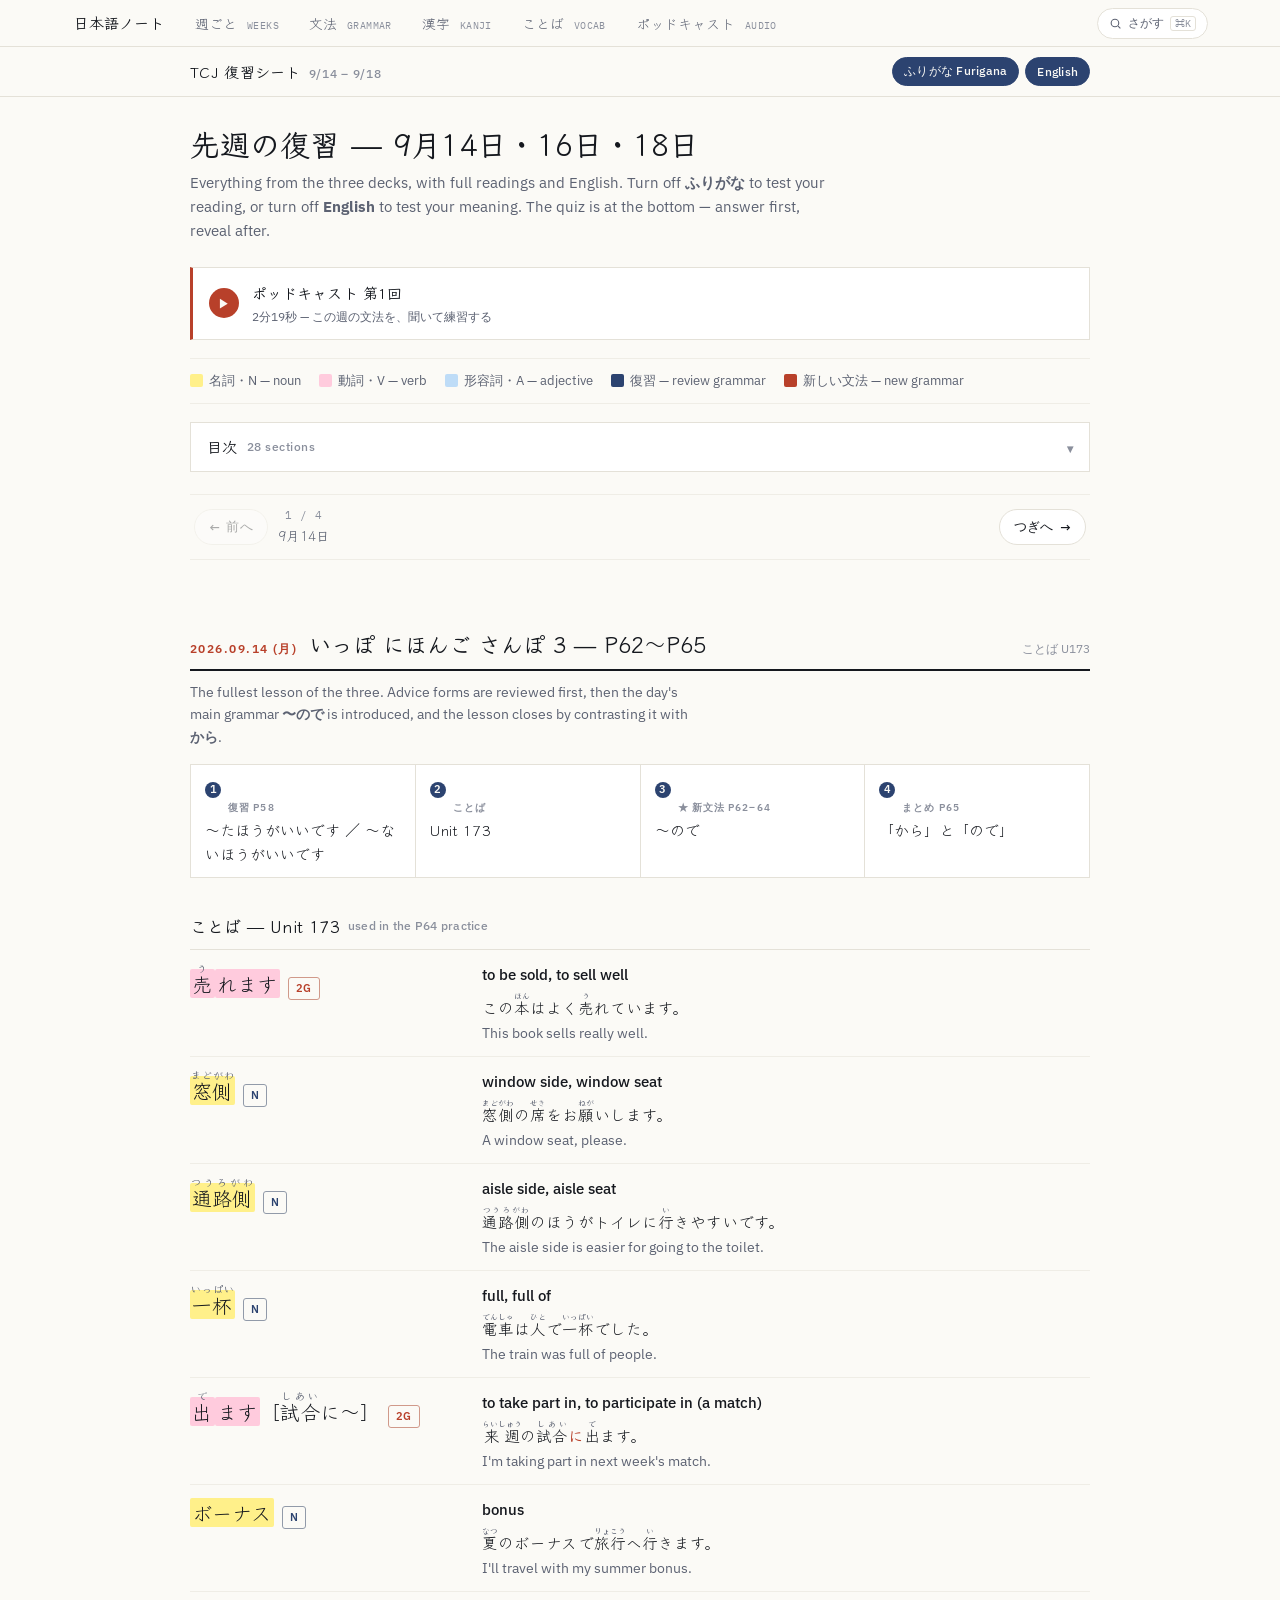
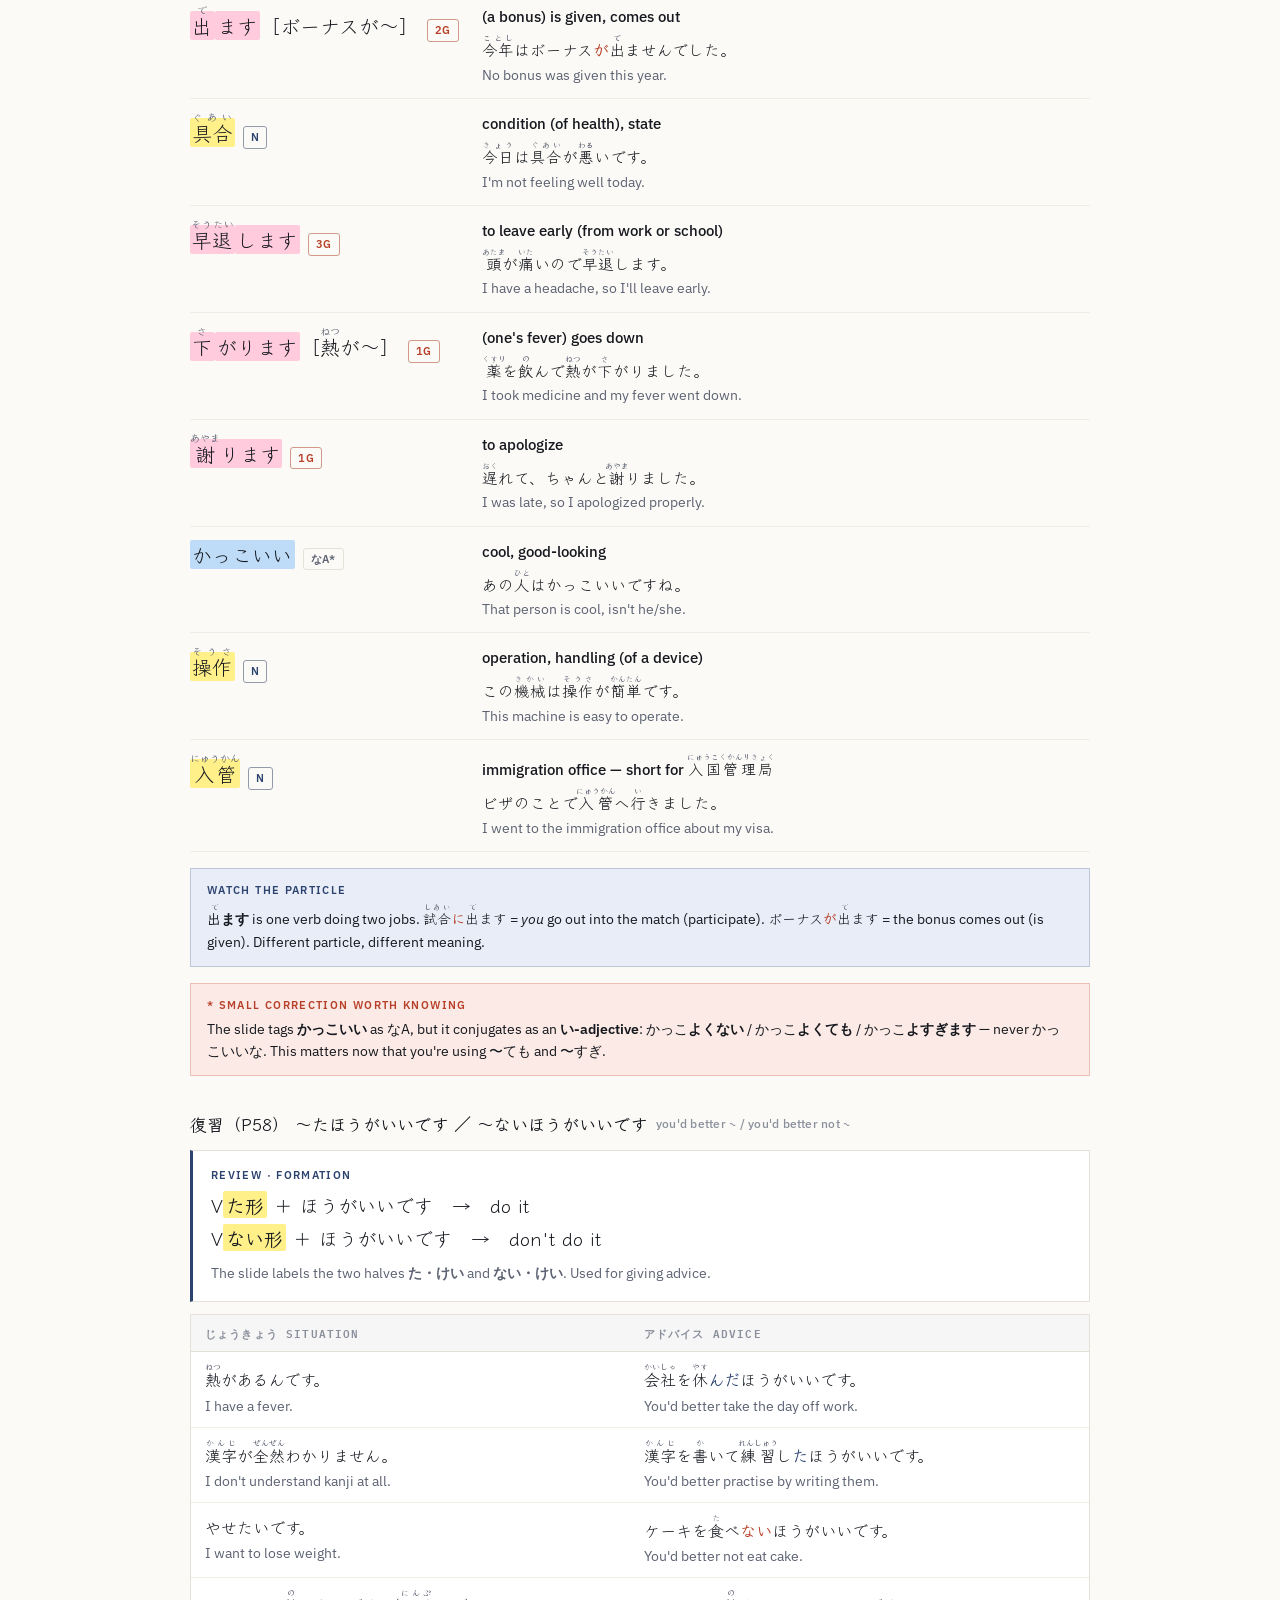
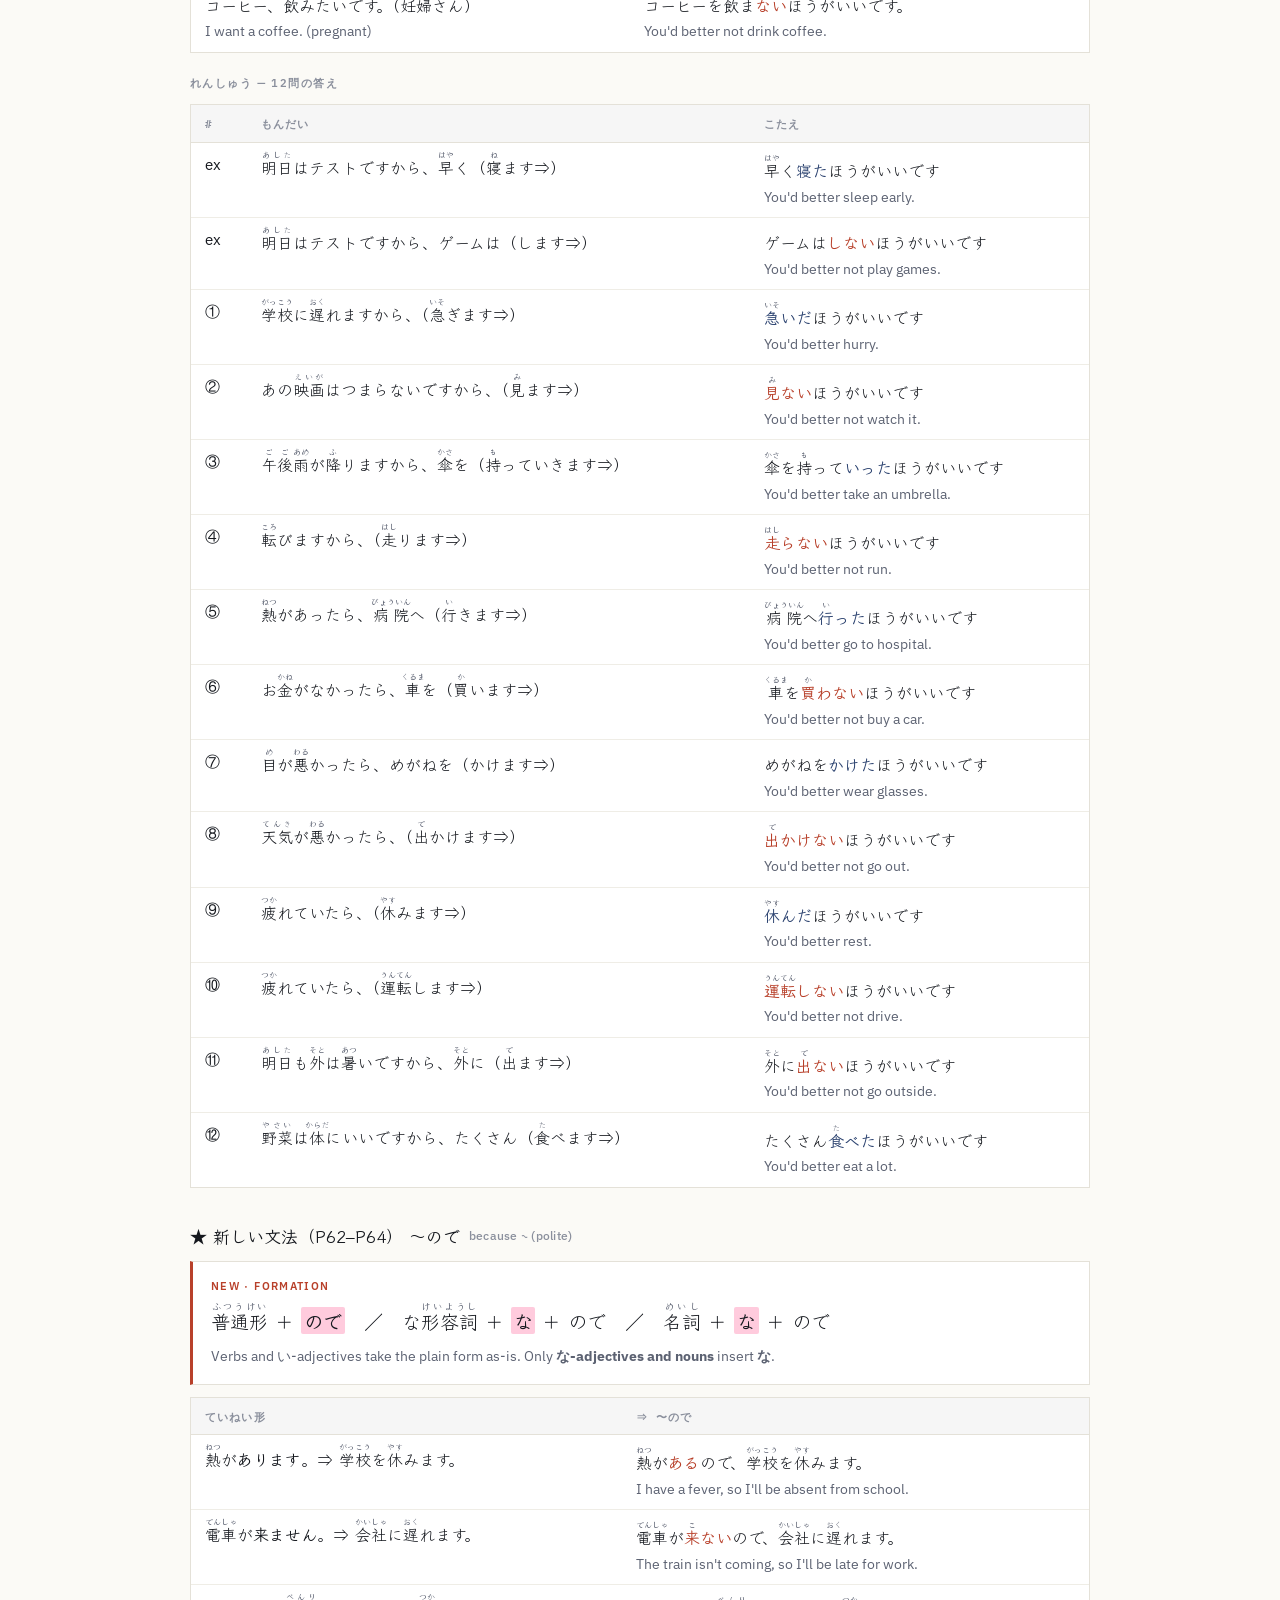
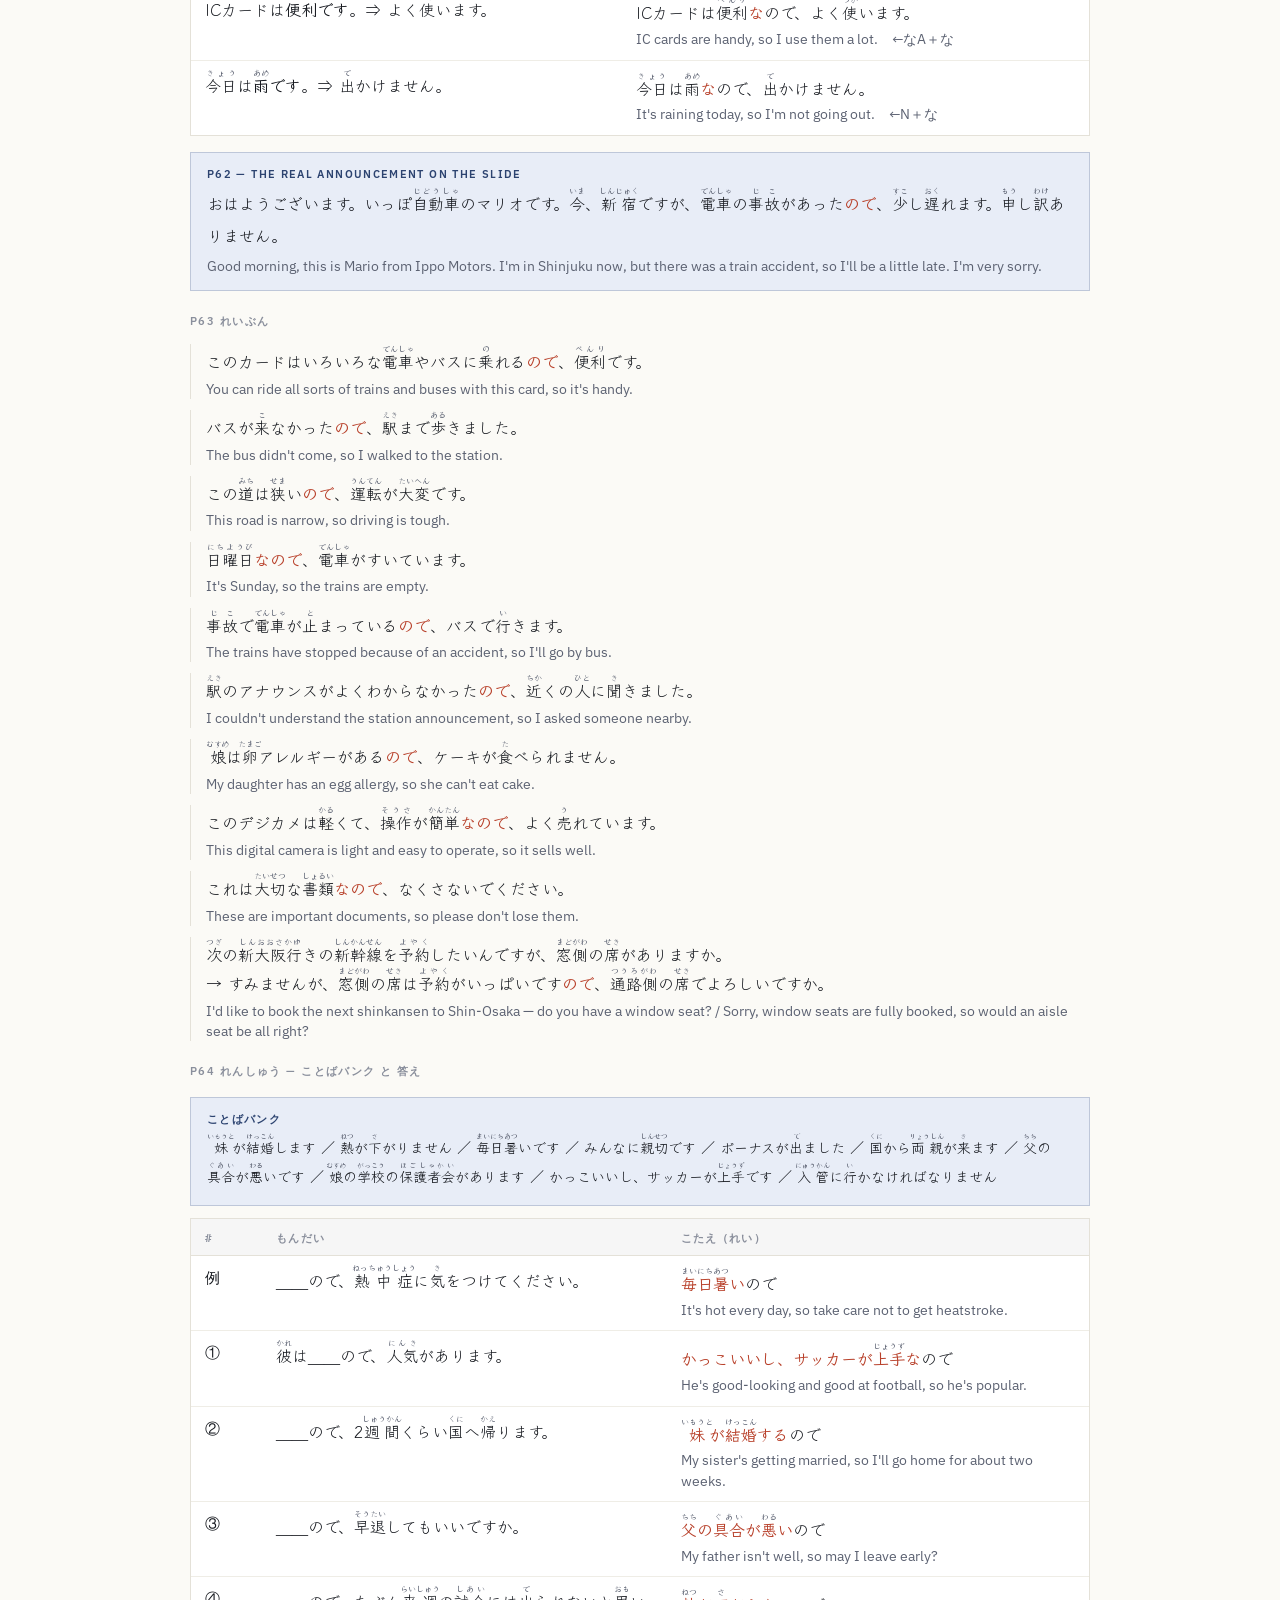
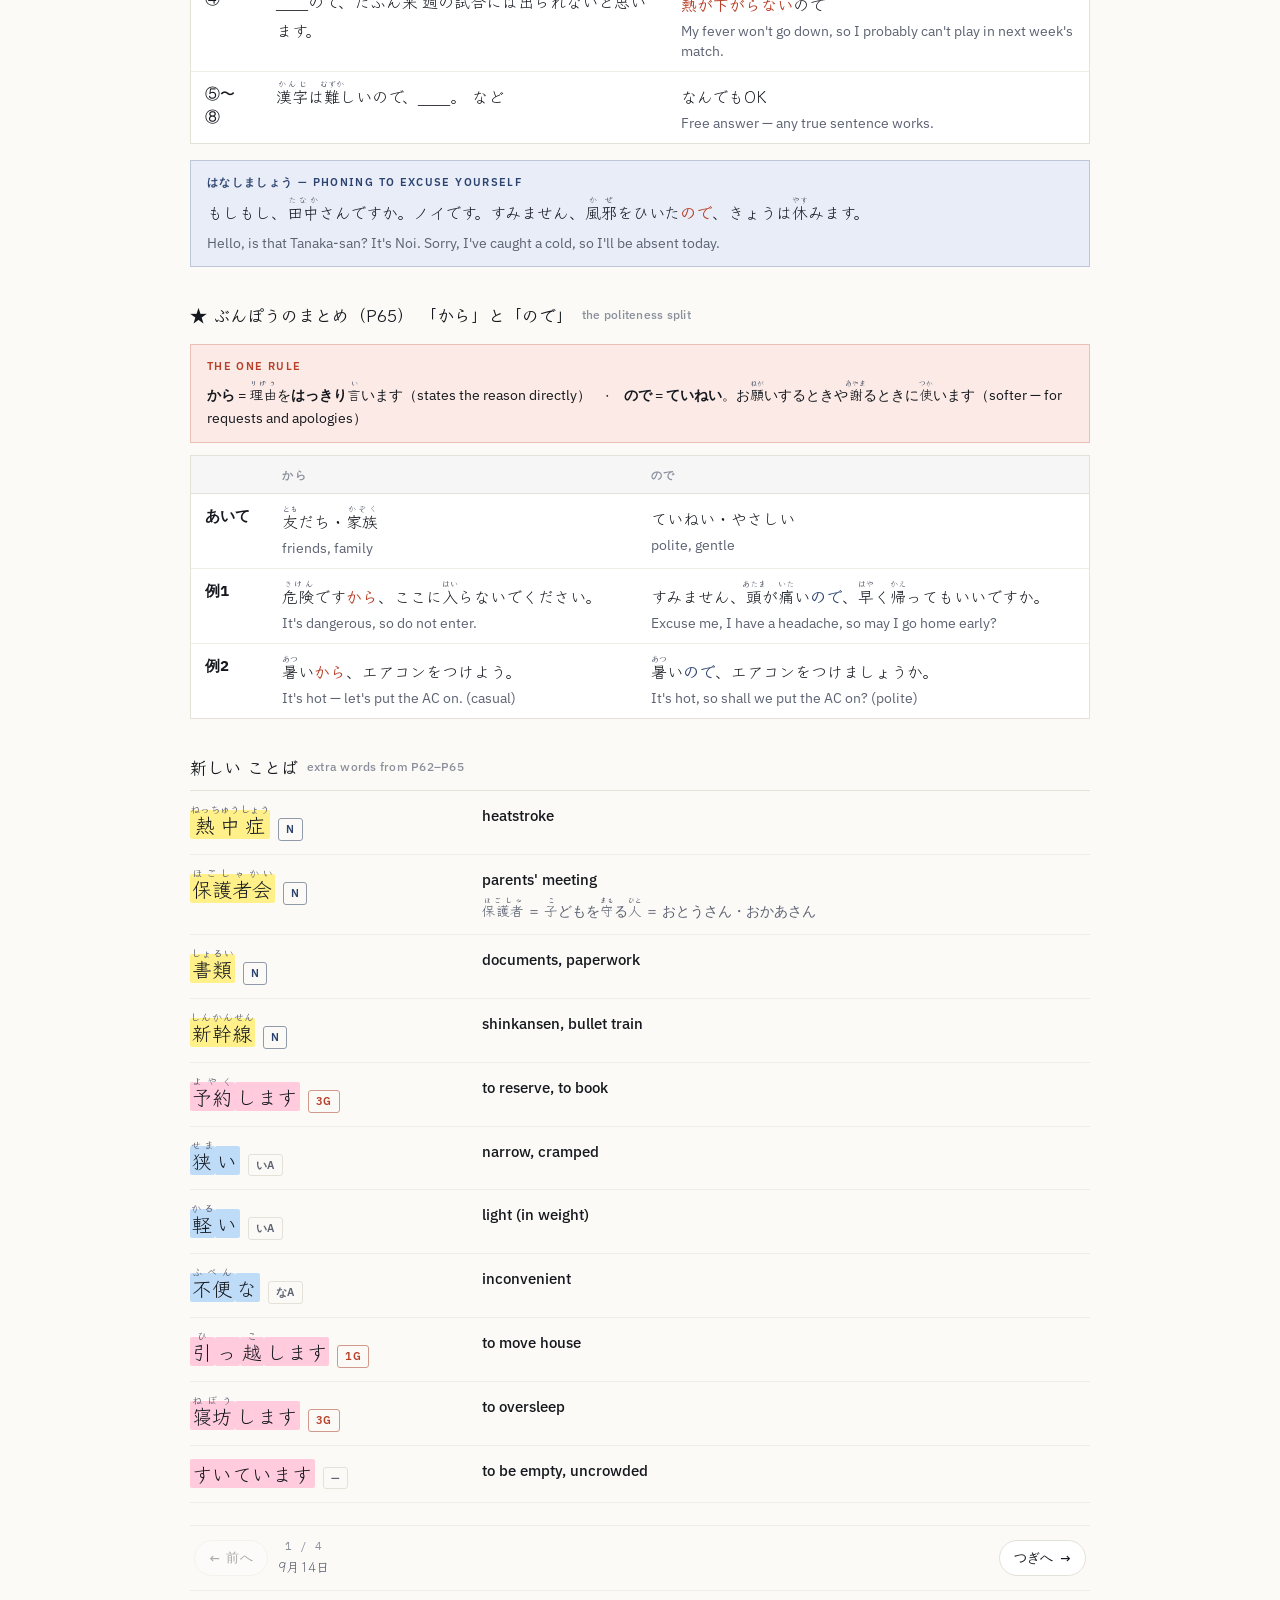
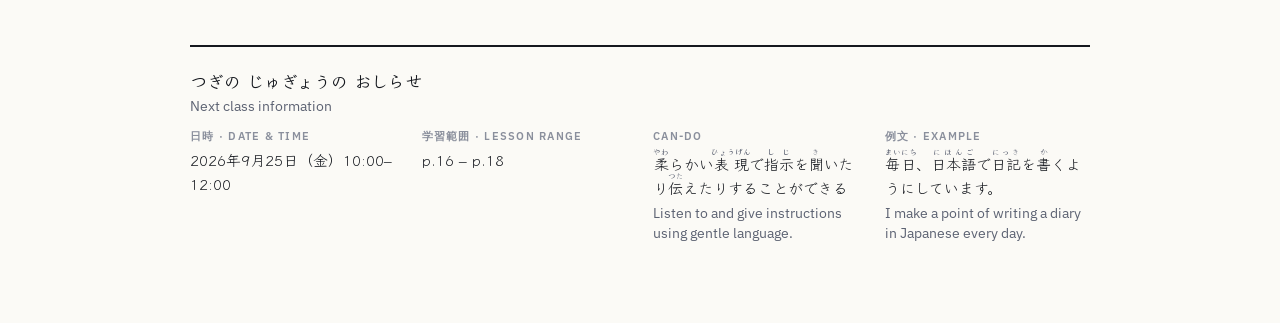
<file: 2026-09-14/review.html>
<!doctype html>
<html lang="ja">
<head>
<meta charset="utf-8">
<meta name="viewport" content="width=device-width, initial-scale=1">
<link rel="stylesheet" href="../assets/site.css">
<style>
/* The week pages carry their own full palette, so site.css here supplies the
   site nav only. Park their sticky bar below it — a sibling selector, because
   the page's own <style> block sits between the nav and the bar. */
.sitenav~.bar{top:var(--nav-h)!important}
</style>
<title>TCJ 復習シート 9/14–9/18</title>
<link rel="stylesheet" href="https://fonts.googleapis.com/css2?family=Klee+One:wght@400;600&family=IBM+Plex+Sans:wght@400;500;600&family=IBM+Plex+Mono:wght@400;500&display=swap">
</head>
<body>
<nav class="sitenav"><div class="sitenav-in">
<a class="home" href="../">日本語ノート</a>
<button class="hamburger" id="navToggle" aria-label="Menu" aria-expanded="false">
  <svg viewBox="0 0 24 24" fill="none" stroke="currentColor" stroke-width="2"><path d="M3 6h18M3 12h18M3 18h18"/></svg>
</button>
<div class="navlinks" id="navLinks">
<button class="searchbtn searchbtn-menu" type="button">
  <svg viewBox="0 0 24 24" fill="none" stroke="currentColor" stroke-width="2"><circle cx="11" cy="11" r="7"/><path d="M21 21l-4.3-4.3"/></svg>
  <span class="lbl">さがす</span><kbd>⌘K</kbd>
</button>
<a class="nl" href="../">週ごと <small>WEEKS</small></a>
<a class="nl" href="../grammar.html">文法 <small>GRAMMAR</small></a>
<a class="nl" href="../kanji.html">漢字 <small>KANJI</small></a>
<a class="nl" href="../vocab.html">ことば <small>VOCAB</small></a>
<a class="nl" href="../2026-09-14/podcast.html">ポッドキャスト <small>AUDIO</small></a>
</div>
<button class="searchbtn searchbtn-top" type="button">
  <svg viewBox="0 0 24 24" fill="none" stroke="currentColor" stroke-width="2"><circle cx="11" cy="11" r="7"/><path d="M21 21l-4.3-4.3"/></svg>
  <span class="lbl">さがす</span><kbd>⌘K</kbd>
</button>
</div></nav>
<style>
:root{
  --paper:#FBFAF6;
  --surface:#FFFFFF;
  --ink:#15181E;
  --muted:#5C6272;
  --faint:#8A8F9C;
  --line:#E4E1D8;
  --line-soft:#EFEDE6;
  --indigo:#2C4370;
  --indigo-soft:#E8EDF7;
  --vermilion:#B8402A;
  --vermilion-soft:#FBEAE5;
  --hl-y:#FFF08A;
  --hl-p:#FFCBDD;
  --hl-b:#BEDCF7;
  --ja:"Klee One","Hiragino Mincho ProN","Yu Mincho",serif;
  --en:"IBM Plex Sans","Helvetica Neue",Arial,sans-serif;
}
@media (prefers-color-scheme:dark){
  :root:not([data-theme="light"]){
    --paper:#14161A;
    --surface:#1B1E24;
    --ink:#E9E7E1;
    --muted:#A0A6B4;
    --faint:#7A8090;
    --line:#2B2F38;
    --line-soft:#232730;
    --indigo:#93B3E8;
    --indigo-soft:#1C2635;
    --vermilion:#F0937B;
    --vermilion-soft:#2E1F1B;
    --hl-y:rgba(255,224,90,.24);
    --hl-p:rgba(255,140,180,.24);
    --hl-b:rgba(130,190,255,.24);
  }
}
:root[data-theme="dark"]{
  --paper:#14161A;
  --surface:#1B1E24;
  --ink:#E9E7E1;
  --muted:#A0A6B4;
  --faint:#7A8090;
  --line:#2B2F38;
  --line-soft:#232730;
  --indigo:#93B3E8;
  --indigo-soft:#1C2635;
  --vermilion:#F0937B;
  --vermilion-soft:#2E1F1B;
  --hl-y:rgba(255,224,90,.24);
  --hl-p:rgba(255,140,180,.24);
  --hl-b:rgba(130,190,255,.24);
}

*{box-sizing:border-box}
body{
  background:var(--paper);
  color:var(--ink);
  font-family:var(--en);
  font-size:16px;
  line-height:1.6;
  -webkit-font-smoothing:antialiased;
}
.ja,ruby,.ex-ja,h1,h2,h3,.word,.pat{font-family:var(--ja)}

/* ---------- toolbar ---------- */
.bar{
  position:sticky;top:0;z-index:20;
  background:color-mix(in srgb,var(--paper) 88%,transparent);
  backdrop-filter:saturate(1.4) blur(10px);
  border-bottom:1px solid var(--line);
}
.bar-in{
  max-width:940px;margin:0 auto;padding:10px 20px;
  display:flex;flex-wrap:wrap;align-items:center;gap:8px 14px;
}
.brand{font-family:var(--ja);font-weight:600;font-size:15px;letter-spacing:.02em;margin-right:auto}
.brand span{font-family:var(--en);font-weight:500;color:var(--faint);font-size:12px;letter-spacing:.06em;margin-left:8px}
.toggles{display:flex;gap:6px}
button.tg{
  font-family:var(--en);font-size:12px;font-weight:500;letter-spacing:.02em;
  padding:5px 11px;border-radius:999px;cursor:pointer;
  border:1px solid var(--line);background:var(--surface);color:var(--muted);
  transition:background .15s,color .15s,border-color .15s;
}
button.tg[aria-pressed="true"]{background:var(--indigo);border-color:var(--indigo);color:var(--paper)}
button.tg:focus-visible{outline:2px solid var(--vermilion);outline-offset:2px}

/* ---------- day rail ---------- */
.rail{max-width:940px;margin:0 auto;padding:0 20px}
.rail ol{
  list-style:none;margin:0;padding:18px 0 0;
  display:grid;grid-template-columns:repeat(4,1fr);gap:0;
  border-top:1px solid var(--line-soft);
}
.rail li{padding-top:14px;border-top:2px solid var(--indigo);margin-right:2px;transition:border-color .15s}
.rail li.current{border-top-color:var(--vermilion)}
.rail li.current .d{color:var(--vermilion)}
.rail a{text-decoration:none;color:inherit;display:block}
.rail .d{display:block;font-family:var(--en);font-size:11px;font-weight:600;letter-spacing:.14em;color:var(--indigo);text-transform:uppercase}
.rail .t{display:block;font-family:var(--ja);font-size:14px;margin-top:2px;line-height:1.45}
.rail .g{display:block;font-size:12px;color:var(--faint);margin-top:1px;line-height:1.45}

/* ---------- pager (one day/section "page" at a time, not endless scroll) ---------- */
.pager{
  display:flex;align-items:center;gap:10px;margin:22px 0;padding:12px 4px;
  border-top:1px solid var(--line-soft);border-bottom:1px solid var(--line-soft);
}
.pager button{
  font-family:var(--en);font-size:13px;font-weight:500;letter-spacing:.02em;
  display:flex;align-items:center;gap:6px;cursor:pointer;
  border:1px solid var(--line);background:var(--surface);color:var(--ink);
  padding:8px 14px;border-radius:999px;transition:background .15s,border-color .15s,opacity .15s;
}
.pager button:hover:not(:disabled){border-color:var(--indigo);background:var(--indigo-soft)}
.pager button:focus-visible{outline:2px solid var(--vermilion);outline-offset:2px}
.pager button:disabled{opacity:.35;cursor:default}
.pager .pg-next{margin-left:auto}
.pager .pg-mid{display:flex;flex-direction:column;align-items:center;gap:1px;flex:none}
.pager .pg-pos{font-family:var(--mono);font-size:10.5px;color:var(--faint);letter-spacing:.06em}
.pager .pg-label{font-family:var(--ja);font-size:13.5px;color:var(--muted)}
@media (max-width:640px){
  .pager .pg-mid .pg-label{display:none}
  .pager button span.txt{display:none}
}

/* ---------- layout ---------- */
main{max-width:940px;margin:0 auto;padding:0 20px 80px}
.lede{max-width:64ch;padding:28px 0 6px}
.lede h1{font-size:30px;line-height:1.25;margin:0 0 8px;font-weight:600;text-wrap:balance}
.lede p{margin:0;color:var(--muted);font-size:15px}

section{padding-top:44px}
.sec-head{display:flex;align-items:baseline;gap:12px;flex-wrap:wrap;border-bottom:2px solid var(--ink);padding-bottom:8px;margin-bottom:6px}
.sec-head .date{font-family:var(--en);font-size:12px;font-weight:600;letter-spacing:.12em;color:var(--vermilion)}
.sec-head h2{font-size:22px;margin:0;font-weight:600}
.sec-head .src{font-size:12px;color:var(--faint);margin-left:auto;font-family:var(--en)}
.sec-sub{color:var(--muted);font-size:14px;margin:10px 0 0;max-width:64ch}

.pod-link{display:flex;align-items:center;gap:13px;margin:18px 0 0;padding:13px 16px;
  border:1px solid var(--line);background:var(--surface);text-decoration:none;color:var(--ink);
  border-left:3px solid var(--vermilion);transition:background .12s}
.pod-link:hover{background:var(--indigo-soft)}
.pod-link:focus-visible{outline:2px solid var(--vermilion);outline-offset:2px}
.pod-ico{flex:none;width:30px;height:30px;border-radius:50%;background:var(--vermilion);
  color:var(--paper);display:flex;align-items:center;justify-content:center;font-size:12px}
.pod-txt{display:flex;flex-direction:column;font-family:var(--ja)}
.pod-txt b{font-size:15px;font-weight:600}
.pod-txt small{font-family:var(--en);font-size:12px;color:var(--muted);margin-top:2px}
ol.flow{list-style:none;counter-reset:f;margin:16px 0 0;padding:0;display:grid;grid-template-columns:repeat(auto-fit,minmax(215px,1fr));gap:1px;background:var(--line);border:1px solid var(--line)}
ol.flow li{counter-increment:f;background:var(--surface);padding:11px 14px;font-family:var(--ja);font-size:15px;position:relative}
ol.flow li::before{content:counter(f);font-family:var(--en);font-size:10.5px;font-weight:600;color:var(--paper);background:var(--indigo);width:16px;height:16px;border-radius:50%;display:inline-flex;align-items:center;justify-content:center;margin-right:7px;vertical-align:1px}
ol.flow li .fl{display:block;font-family:var(--en);font-size:10px;font-weight:600;letter-spacing:.11em;text-transform:uppercase;color:var(--faint);margin:0 0 2px 23px}
h3{font-size:17px;margin:34px 0 10px;font-weight:600;display:flex;align-items:center;gap:9px;flex-wrap:wrap}
h3 .en-h{font-family:var(--en);font-size:12px;font-weight:500;color:var(--faint);letter-spacing:.02em}
h4{font-family:var(--en);font-size:11px;font-weight:600;letter-spacing:.13em;text-transform:uppercase;color:var(--faint);margin:22px 0 8px}

/* ---------- furigana / gloss ---------- */
rt{font-family:var(--ja);font-size:.5em;color:var(--muted);font-weight:400;letter-spacing:0}
body.fg-off rt{display:none}
.gloss{font-family:var(--en);font-size:13.5px;color:var(--muted);line-height:1.5}
body.en-off .gloss{display:none}

/* ---------- vocab list ---------- */
.vocab{border-top:1px solid var(--line);margin:8px 0 0}
.vrow{
  display:grid;grid-template-columns:minmax(190px,270px) 1fr;gap:6px 22px;
  padding:13px 0;border-bottom:1px solid var(--line-soft);align-items:start;
}
.vrow .lhs{display:flex;flex-wrap:wrap;align-items:baseline;gap:8px}
.word{font-size:20px;line-height:1.5}
.word mark{padding:0 .12em;border-radius:2px;color:var(--ink)}
mark.n{background:var(--hl-y)}
mark.v{background:var(--hl-p)}
mark.a{background:var(--hl-b)}
.chip{
  font-family:var(--en);font-size:10.5px;font-weight:600;letter-spacing:.06em;
  padding:2px 7px;border-radius:3px;border:1px solid var(--line);color:var(--muted);white-space:nowrap;
}
.chip.g1,.chip.g2,.chip.g3{border-color:color-mix(in srgb,var(--vermilion) 45%,var(--line));color:var(--vermilion)}
.chip.nn{border-color:color-mix(in srgb,var(--indigo) 45%,var(--line));color:var(--indigo)}
.vrow .rhs .meaning{font-family:var(--en);font-size:15px;font-weight:500}
.vrow .rhs .ex{margin-top:5px}
.ex-ja{font-size:15.5px;line-height:1.85}
.ex .gloss{margin-top:1px}

/* ---------- grammar blocks ---------- */
.pat-box{
  background:var(--surface);border:1px solid var(--line);
  border-left:3px solid var(--indigo);
  padding:16px 18px;margin:12px 0 0;
}
.pat-box.new{border-left-color:var(--vermilion)}
.pat-box .tag{
  font-family:var(--en);font-size:10.5px;font-weight:600;letter-spacing:.13em;text-transform:uppercase;
  color:var(--indigo);display:block;margin-bottom:6px;
}
.pat-box.new .tag{color:var(--vermilion)}
.pat{font-size:19px;line-height:1.7;margin:0}
.pat b{font-weight:600;background:var(--hl-y);padding:0 .15em;border-radius:2px;color:var(--ink)}
.pat-box.new .pat b{background:var(--hl-p)}
.pat-box .note{font-family:var(--en);font-size:13.5px;color:var(--muted);margin:9px 0 0}

ul.ex-list{list-style:none;margin:14px 0 0;padding:0;display:flex;flex-direction:column;gap:11px}
ul.ex-list>li{padding-left:15px;border-left:1px solid var(--line)}
ul.ex-list>li .ex-ja{font-size:16px}
em.k{font-style:normal;font-weight:600;color:var(--vermilion)}
em.k2{font-style:normal;font-weight:600;color:var(--indigo)}

/* ---------- tables ---------- */
.tw{overflow-x:auto;margin:12px 0 0;border:1px solid var(--line);background:var(--surface)}
table{border-collapse:collapse;width:100%;min-width:480px;font-size:14.5px}
th,td{text-align:left;padding:10px 14px;border-bottom:1px solid var(--line-soft);vertical-align:top}
thead th{
  font-family:var(--en);font-size:10.5px;font-weight:600;letter-spacing:.11em;text-transform:uppercase;
  color:var(--faint);background:color-mix(in srgb,var(--ink) 4%,var(--surface));border-bottom:1px solid var(--line);
}
tbody tr:last-child td{border-bottom:0}
td.j{font-family:var(--ja);font-size:16px;line-height:1.8}
td .gloss{margin-top:2px}
.col-tara{color:var(--indigo);font-weight:600}
.col-temo{color:var(--vermilion);font-weight:600}

/* ---------- kanji cards ---------- */
.kgrid{display:grid;grid-template-columns:repeat(auto-fit,minmax(250px,1fr));gap:1px;background:var(--line);border:1px solid var(--line);margin-top:12px}
.kcard{background:var(--surface);padding:15px 17px}
.kcard .top{display:flex;align-items:center;gap:13px}
.kcard .glyph{font-family:var(--ja);font-size:46px;line-height:1;font-weight:600}
.kcard .rd{font-family:var(--en);font-size:12px;color:var(--muted);line-height:1.65}
.kcard .rd b{font-family:var(--ja);font-weight:600;color:var(--ink);font-size:13px}
.kcard ul{list-style:none;margin:11px 0 0;padding:0;display:flex;flex-direction:column;gap:5px}
.kcard li{font-size:13px;color:var(--muted);font-family:var(--en)}
.kcard li .jw{font-family:var(--ja);font-size:15px;color:var(--ink);margin-right:7px}

/* ---------- callout ---------- */
.call{
  background:var(--indigo-soft);border:1px solid color-mix(in srgb,var(--indigo) 22%,transparent);
  padding:13px 16px;margin:16px 0 0;font-size:14px;color:var(--ink);
}
.call.warn{background:var(--vermilion-soft);border-color:color-mix(in srgb,var(--vermilion) 25%,transparent)}
.call strong{font-weight:600}
.call .lbl{font-family:var(--en);font-size:10.5px;font-weight:600;letter-spacing:.13em;text-transform:uppercase;color:var(--indigo);display:block;margin-bottom:4px}
.call.warn .lbl{color:var(--vermilion)}

/* ---------- legend ---------- */
.legend{display:flex;flex-wrap:wrap;gap:8px 18px;margin:18px 0 0;padding:12px 0;border-top:1px solid var(--line-soft);border-bottom:1px solid var(--line-soft);font-size:13px;color:var(--muted)}
.legend span.sw{display:inline-block;width:13px;height:13px;border-radius:2px;vertical-align:-2px;margin-right:6px}

/* ---------- quiz ---------- */
.q{border-top:1px solid var(--line-soft);padding:16px 0}
.q:first-of-type{border-top:1px solid var(--line)}
.q .num{font-family:var(--en);font-size:11px;font-weight:600;letter-spacing:.1em;color:var(--vermilion)}
.q .ask{font-family:var(--ja);font-size:16.5px;line-height:1.8;margin:3px 0 0}
.q .gloss{margin-top:3px}
details.ans{margin-top:9px}
details.ans>summary{
  font-family:var(--en);font-size:12px;font-weight:500;color:var(--indigo);cursor:pointer;
  list-style:none;display:inline-block;padding:4px 11px;border:1px dashed color-mix(in srgb,var(--indigo) 45%,var(--line));border-radius:999px;
}
details.ans>summary::-webkit-details-marker{display:none}
details.ans>summary:hover{background:var(--indigo-soft)}
details.ans>summary:focus-visible{outline:2px solid var(--vermilion);outline-offset:2px}
details.ans[open]>summary{color:var(--faint);border-style:solid}
.ansbody{margin-top:9px;padding:12px 15px;background:var(--surface);border:1px solid var(--line);border-left:3px solid var(--indigo)}
.ansbody .ex-ja{font-size:16px}
.ansbody p{margin:0 0 7px}
.ansbody p:last-child{margin-bottom:0}

/* ---------- footer ---------- */
footer{margin-top:54px;padding-top:20px;border-top:2px solid var(--ink);font-size:14px}
footer .nx{display:grid;grid-template-columns:repeat(auto-fit,minmax(190px,1fr));gap:14px 26px;margin-top:12px}
footer .nx div .k{font-family:var(--en);font-size:10.5px;font-weight:600;letter-spacing:.12em;text-transform:uppercase;color:var(--faint);display:block;margin-bottom:3px}
footer .nx div .v{font-family:var(--ja);font-size:15px}

@media (max-width:640px){
  .vrow{grid-template-columns:1fr;gap:4px}
  .rail ol{grid-template-columns:1fr;gap:10px}
  .rail li{margin-right:0}
  .lede h1{font-size:25px}
}
/* ---------- contents ---------- */
.toc{margin:18px 0 0;border:1px solid var(--line);background:var(--surface)}
.toc>summary{list-style:none;cursor:pointer;padding:12px 16px;display:flex;align-items:baseline;gap:10px;
             font-family:var(--ja);font-size:15px;font-weight:600;min-height:44px;align-items:center}
.toc>summary::-webkit-details-marker{display:none}
.toc>summary::after{content:"▾";margin-left:auto;color:var(--faint);font-size:12px;transition:transform .15s}
.toc[open]>summary::after{transform:rotate(180deg)}
.toc>summary:hover{background:var(--indigo-soft)}
.toc>summary:focus-visible{outline:2px solid var(--vermilion);outline-offset:-2px}
.toc .cnt{font-family:var(--en);font-size:11.5px;font-weight:500;color:var(--faint);letter-spacing:.04em}
.toc ol{list-style:none;margin:0;padding:4px 10px 12px;border-top:1px solid var(--line-soft);
        display:grid;grid-template-columns:repeat(auto-fill,minmax(230px,1fr));gap:1px 10px}
.toc li a{display:block;padding:7px 8px;text-decoration:none;color:var(--muted);
          font-family:var(--ja);font-size:14.5px;line-height:1.5;border-radius:2px}
.toc li a:hover{background:var(--indigo-soft);color:var(--ink)}
.toc li a:focus-visible{outline:2px solid var(--vermilion);outline-offset:-2px}
.toc li.lv2 a{font-weight:600;color:var(--ink);margin-top:6px}
.toc li.lv2 a::before{content:"";display:inline-block;width:7px;height:7px;border-radius:50%;
                      background:var(--vermilion);margin-right:8px;vertical-align:1px}
section[id],h3[id],h2[id]{scroll-margin-top:calc(var(--nav-h,0px) + 62px)}
@media (max-width:640px){.toc ol{grid-template-columns:1fr}}
@media (prefers-reduced-motion:reduce){*{transition:none!important;animation:none!important}}
</style>

<div class="bar">
  <div class="bar-in">
    <div class="brand">TCJ 復習シート<span>9/14 – 9/18</span></div>
    <div class="toggles">
      <button class="tg" id="tgFuri" aria-pressed="true">ふりがな Furigana</button>
      <button class="tg" id="tgEn" aria-pressed="true">English</button>
    </div>
  </div>
</div>

<div class="rail">
  <ol>
    <li><a href="#d14"><span class="d">Sep 14</span><span class="t">いっぽ3 P62–65</span><span class="g">New: 〜ので ・ から/ので</span></a></li>
    <li><a href="#d16"><span class="d">Sep 16</span><span class="t">いっぽ3 第48課-2</span><span class="g">New grammar: 〜ても</span></a></li>
    <li><a href="#d18"><span class="d">Sep 18</span><span class="t">漢字・ことば・文法</span><span class="g">New: 〜すぎ / 〜かもしれません</span></a></li>
    <li><a href="#matome"><span class="d">まとめ</span><span class="t">Summary &amp; quiz</span><span class="g">一覧・たしかめテスト</span></a></li>
  </ol>
</div>

<main>

<div class="lede">
  <h1>先週の復習 — 9月14日・16日・18日</h1>
  <p>Everything from the three decks, with full readings and English. Turn off <strong>ふりがな</strong> to test your reading, or turn off <strong>English</strong> to test your meaning. The quiz is at the bottom — answer first, reveal after.</p>
</div>

<a class="pod-link" href="podcast.html">
  <span class="pod-ico" aria-hidden="true">▶</span>
  <span class="pod-txt"><b>ポッドキャスト 第1回</b><small>2分19秒 — この週の文法を、聞いて練習する</small></span>
</a>

<div class="legend">
  <span><span class="sw" style="background:var(--hl-y)"></span>名詞・N — noun</span>
  <span><span class="sw" style="background:var(--hl-p)"></span>動詞・V — verb</span>
  <span><span class="sw" style="background:var(--hl-b)"></span>形容詞・A — adjective</span>
  <span><span class="sw" style="background:var(--indigo)"></span>復習 — review grammar</span>
  <span><span class="sw" style="background:var(--vermilion)"></span>新しい文法 — new grammar</span>
</div>

<details class="toc" id="toc">
  <summary><span class="lab">目次</span> <span class="cnt" id="tocCnt"></span></summary>
  <nav aria-label="Contents"><ol id="tocList"></ol></nav>
</details>

<div class="pager" data-pager>
  <button type="button" class="pg-prev" aria-label="Previous">
    <span aria-hidden="true">←</span><span class="txt">前へ</span>
  </button>
  <div class="pg-mid"><span class="pg-pos"></span><span class="pg-label"></span></div>
  <button type="button" class="pg-next" aria-label="Next">
    <span class="txt">つぎへ</span><span aria-hidden="true">→</span>
  </button>
</div>

<!-- =================== SEP 14 =================== -->
<section id="d14">
  <div class="sec-head">
    <span class="date">2026.09.14 (月)</span>
    <h2>いっぽ にほんご さんぽ 3 — P62〜P65</h2>
    <span class="src">ことば U173</span>
  </div>
  <p class="sec-sub">The fullest lesson of the three. Advice forms are reviewed first, then the day's main grammar <strong>〜ので</strong> is introduced, and the lesson closes by contrasting it with <strong>から</strong>.</p>

  <ol class="flow">
    <li><span class="fl">復習 P58</span>〜たほうがいいです ／ 〜ないほうがいいです</li>
    <li><span class="fl">ことば</span>Unit 173</li>
    <li><span class="fl">★ 新文法 P62–64</span>〜ので</li>
    <li><span class="fl">まとめ P65</span>「から」と「ので」</li>
  </ol>

  <h3>ことば — Unit 173 <span class="en-h">used in the P64 practice</span></h3>
  <div class="vocab">

    <div class="vrow">
      <div class="lhs"><span class="word"><ruby><mark class="v">売</mark><rt>う</rt></ruby><mark class="v">れます</mark></span><span class="chip g2">2G</span></div>
      <div class="rhs">
        <div class="meaning">to be sold, to sell well</div>
        <div class="ex"><div class="ex-ja">この<ruby>本<rt>ほん</rt></ruby>はよく<ruby>売<rt>う</rt></ruby>れています。</div><div class="gloss">This book sells really well.</div></div>
      </div>
    </div>

    <div class="vrow">
      <div class="lhs"><span class="word"><ruby><mark class="n">窓側</mark><rt>まどがわ</rt></ruby></span><span class="chip nn">N</span></div>
      <div class="rhs">
        <div class="meaning">window side, window seat</div>
        <div class="ex"><div class="ex-ja"><ruby>窓側<rt>まどがわ</rt></ruby>の<ruby>席<rt>せき</rt></ruby>をお<ruby>願<rt>ねが</rt></ruby>いします。</div><div class="gloss">A window seat, please.</div></div>
      </div>
    </div>

    <div class="vrow">
      <div class="lhs"><span class="word"><ruby><mark class="n">通路側</mark><rt>つうろがわ</rt></ruby></span><span class="chip nn">N</span></div>
      <div class="rhs">
        <div class="meaning">aisle side, aisle seat</div>
        <div class="ex"><div class="ex-ja"><ruby>通路側<rt>つうろがわ</rt></ruby>のほうがトイレに<ruby>行<rt>い</rt></ruby>きやすいです。</div><div class="gloss">The aisle side is easier for going to the toilet.</div></div>
      </div>
    </div>

    <div class="vrow">
      <div class="lhs"><span class="word"><ruby><mark class="n">一杯</mark><rt>いっぱい</rt></ruby></span><span class="chip nn">N</span></div>
      <div class="rhs">
        <div class="meaning">full, full of</div>
        <div class="ex"><div class="ex-ja"><ruby>電車<rt>でんしゃ</rt></ruby>は<ruby>人<rt>ひと</rt></ruby>で<ruby>一杯<rt>いっぱい</rt></ruby>でした。</div><div class="gloss">The train was full of people.</div></div>
      </div>
    </div>

    <div class="vrow">
      <div class="lhs"><span class="word"><ruby><mark class="v">出</mark><rt>で</rt></ruby><mark class="v">ます</mark>［<ruby>試合<rt>しあい</rt></ruby>に〜］</span><span class="chip g2">2G</span></div>
      <div class="rhs">
        <div class="meaning">to take part in, to participate in (a match)</div>
        <div class="ex"><div class="ex-ja"><ruby>来週<rt>らいしゅう</rt></ruby>の<ruby>試合<rt>しあい</rt></ruby><em class="k">に</em><ruby>出<rt>で</rt></ruby>ます。</div><div class="gloss">I'm taking part in next week's match.</div></div>
      </div>
    </div>

    <div class="vrow">
      <div class="lhs"><span class="word"><mark class="n">ボーナス</mark></span><span class="chip nn">N</span></div>
      <div class="rhs">
        <div class="meaning">bonus</div>
        <div class="ex"><div class="ex-ja"><ruby>夏<rt>なつ</rt></ruby>のボーナスで<ruby>旅行<rt>りょこう</rt></ruby>へ<ruby>行<rt>い</rt></ruby>きます。</div><div class="gloss">I'll travel with my summer bonus.</div></div>
      </div>
    </div>

    <div class="vrow">
      <div class="lhs"><span class="word"><ruby><mark class="v">出</mark><rt>で</rt></ruby><mark class="v">ます</mark>［ボーナスが〜］</span><span class="chip g2">2G</span></div>
      <div class="rhs">
        <div class="meaning">(a bonus) is given, comes out</div>
        <div class="ex"><div class="ex-ja"><ruby>今年<rt>ことし</rt></ruby>はボーナス<em class="k">が</em><ruby>出<rt>で</rt></ruby>ませんでした。</div><div class="gloss">No bonus was given this year.</div></div>
      </div>
    </div>

    <div class="vrow">
      <div class="lhs"><span class="word"><ruby><mark class="n">具合</mark><rt>ぐあい</rt></ruby></span><span class="chip nn">N</span></div>
      <div class="rhs">
        <div class="meaning">condition (of health), state</div>
        <div class="ex"><div class="ex-ja"><ruby>今日<rt>きょう</rt></ruby>は<ruby>具合<rt>ぐあい</rt></ruby>が<ruby>悪<rt>わる</rt></ruby>いです。</div><div class="gloss">I'm not feeling well today.</div></div>
      </div>
    </div>

    <div class="vrow">
      <div class="lhs"><span class="word"><ruby><mark class="v">早退</mark><rt>そうたい</rt></ruby><mark class="v">します</mark></span><span class="chip g3">3G</span></div>
      <div class="rhs">
        <div class="meaning">to leave early (from work or school)</div>
        <div class="ex"><div class="ex-ja"><ruby>頭<rt>あたま</rt></ruby>が<ruby>痛<rt>いた</rt></ruby>いので<ruby>早退<rt>そうたい</rt></ruby>します。</div><div class="gloss">I have a headache, so I'll leave early.</div></div>
      </div>
    </div>

    <div class="vrow">
      <div class="lhs"><span class="word"><ruby><mark class="v">下</mark><rt>さ</rt></ruby><mark class="v">がります</mark>［<ruby>熱<rt>ねつ</rt></ruby>が〜］</span><span class="chip g1">1G</span></div>
      <div class="rhs">
        <div class="meaning">(one's fever) goes down</div>
        <div class="ex"><div class="ex-ja"><ruby>薬<rt>くすり</rt></ruby>を<ruby>飲<rt>の</rt></ruby>んで<ruby>熱<rt>ねつ</rt></ruby>が<ruby>下<rt>さ</rt></ruby>がりました。</div><div class="gloss">I took medicine and my fever went down.</div></div>
      </div>
    </div>

    <div class="vrow">
      <div class="lhs"><span class="word"><ruby><mark class="v">謝</mark><rt>あやま</rt></ruby><mark class="v">ります</mark></span><span class="chip g1">1G</span></div>
      <div class="rhs">
        <div class="meaning">to apologize</div>
        <div class="ex"><div class="ex-ja"><ruby>遅<rt>おく</rt></ruby>れて、ちゃんと<ruby>謝<rt>あやま</rt></ruby>りました。</div><div class="gloss">I was late, so I apologized properly.</div></div>
      </div>
    </div>

    <div class="vrow">
      <div class="lhs"><span class="word"><mark class="a">かっこいい</mark></span><span class="chip">なA*</span></div>
      <div class="rhs">
        <div class="meaning">cool, good-looking</div>
        <div class="ex"><div class="ex-ja">あの<ruby>人<rt>ひと</rt></ruby>はかっこいいですね。</div><div class="gloss">That person is cool, isn't he/she.</div></div>
      </div>
    </div>

    <div class="vrow">
      <div class="lhs"><span class="word"><ruby><mark class="n">操作</mark><rt>そうさ</rt></ruby></span><span class="chip nn">N</span></div>
      <div class="rhs">
        <div class="meaning">operation, handling (of a device)</div>
        <div class="ex"><div class="ex-ja">この<ruby>機械<rt>きかい</rt></ruby>は<ruby>操作<rt>そうさ</rt></ruby>が<ruby>簡単<rt>かんたん</rt></ruby>です。</div><div class="gloss">This machine is easy to operate.</div></div>
      </div>
    </div>

    <div class="vrow">
      <div class="lhs"><span class="word"><ruby><mark class="n">入管</mark><rt>にゅうかん</rt></ruby></span><span class="chip nn">N</span></div>
      <div class="rhs">
        <div class="meaning">immigration office — short for <ruby>入国管理局<rt>にゅうこくかんりきょく</rt></ruby></div>
        <div class="ex"><div class="ex-ja">ビザのことで<ruby>入管<rt>にゅうかん</rt></ruby>へ<ruby>行<rt>い</rt></ruby>きました。</div><div class="gloss">I went to the immigration office about my visa.</div></div>
      </div>
    </div>

  </div>

  <div class="call">
    <span class="lbl">Watch the particle</span>
    <strong><ruby>出<rt>で</rt></ruby>ます</strong> is one verb doing two jobs. <span class="ja"><ruby>試合<rt>しあい</rt></ruby><em class="k">に</em><ruby>出<rt>で</rt></ruby>ます</span> = <em>you</em> go out into the match (participate). <span class="ja">ボーナス<em class="k">が</em><ruby>出<rt>で</rt></ruby>ます</span> = the bonus comes out (is given). Different particle, different meaning.
  </div>

  <div class="call warn">
    <span class="lbl">* Small correction worth knowing</span>
    The slide tags <strong>かっこいい</strong> as なA, but it conjugates as an <strong>い-adjective</strong>: かっこ<strong>よくない</strong> / かっこ<strong>よくても</strong> / かっこ<strong>よすぎます</strong> — never かっこいいな. This matters now that you're using 〜ても and 〜すぎ.
  </div>

  <h3>復習（P58） 〜たほうがいいです ／ 〜ないほうがいいです <span class="en-h">you'd better ~ / you'd better not ~</span></h3>
  <div class="pat-box">
    <span class="tag">Review · Formation</span>
    <p class="pat">V<b>た形</b> ＋ ほうがいいです　→　do it<br>V<b>ない形</b> ＋ ほうがいいです　→　don't do it</p>
    <p class="note">The slide labels the two halves <strong>た・けい</strong> and <strong>ない・けい</strong>. Used for giving advice.</p>
  </div>
  <div class="tw">
    <table>
      <thead><tr><th>じょうきょう Situation</th><th>アドバイス Advice</th></tr></thead>
      <tbody>
        <tr><td class="j"><ruby>熱<rt>ねつ</rt></ruby>があるんです。<div class="gloss">I have a fever.</div></td><td class="j"><ruby>会社<rt>かいしゃ</rt></ruby>を<ruby>休<rt>やす</rt></ruby><em class="k2">んだ</em>ほうがいいです。<div class="gloss">You'd better take the day off work.</div></td></tr>
        <tr><td class="j"><ruby>漢字<rt>かんじ</rt></ruby>が<ruby>全然<rt>ぜんぜん</rt></ruby>わかりません。<div class="gloss">I don't understand kanji at all.</div></td><td class="j"><ruby>漢字<rt>かんじ</rt></ruby>を<ruby>書<rt>か</rt></ruby>いて<ruby>練習<rt>れんしゅう</rt></ruby>し<em class="k2">た</em>ほうがいいです。<div class="gloss">You'd better practise by writing them.</div></td></tr>
        <tr><td class="j">やせたいです。<div class="gloss">I want to lose weight.</div></td><td class="j">ケーキを<ruby>食<rt>た</rt></ruby>べ<em class="k">ない</em>ほうがいいです。<div class="gloss">You'd better not eat cake.</div></td></tr>
        <tr><td class="j">コーヒー、<ruby>飲<rt>の</rt></ruby>みたいです。（<ruby>妊婦<rt>にんぷ</rt></ruby>さん）<div class="gloss">I want a coffee. (pregnant)</div></td><td class="j">コーヒーを<ruby>飲<rt>の</rt></ruby>ま<em class="k">ない</em>ほうがいいです。<div class="gloss">You'd better not drink coffee.</div></td></tr>
      </tbody>
    </table>
  </div>

  <h4>れんしゅう — 12問の答え</h4>
  <div class="tw">
    <table>
      <thead><tr><th>#</th><th>もんだい</th><th>こたえ</th></tr></thead>
      <tbody>
        <tr><td>ex</td><td class="j"><ruby>明日<rt>あした</rt></ruby>はテストですから、<ruby>早<rt>はや</rt></ruby>く（<ruby>寝<rt>ね</rt></ruby>ます⇒）</td><td class="j"><ruby>早<rt>はや</rt></ruby>く<em class="k2">寝た</em>ほうがいいです<div class="gloss">You'd better sleep early.</div></td></tr>
        <tr><td>ex</td><td class="j"><ruby>明日<rt>あした</rt></ruby>はテストですから、ゲームは（します⇒）</td><td class="j">ゲームは<em class="k">しない</em>ほうがいいです<div class="gloss">You'd better not play games.</div></td></tr>
        <tr><td>①</td><td class="j"><ruby>学校<rt>がっこう</rt></ruby>に<ruby>遅<rt>おく</rt></ruby>れますから、（<ruby>急<rt>いそ</rt></ruby>ぎます⇒）</td><td class="j"><em class="k2"><ruby>急<rt>いそ</rt></ruby>いだ</em>ほうがいいです<div class="gloss">You'd better hurry.</div></td></tr>
        <tr><td>②</td><td class="j">あの<ruby>映画<rt>えいが</rt></ruby>はつまらないですから、（<ruby>見<rt>み</rt></ruby>ます⇒）</td><td class="j"><em class="k"><ruby>見<rt>み</rt></ruby>ない</em>ほうがいいです<div class="gloss">You'd better not watch it.</div></td></tr>
        <tr><td>③</td><td class="j"><ruby>午後<rt>ごご</rt></ruby><ruby>雨<rt>あめ</rt></ruby>が<ruby>降<rt>ふ</rt></ruby>りますから、<ruby>傘<rt>かさ</rt></ruby>を（<ruby>持<rt>も</rt></ruby>っていきます⇒）</td><td class="j"><ruby>傘<rt>かさ</rt></ruby>を<ruby>持<rt>も</rt></ruby>って<em class="k2">いった</em>ほうがいいです<div class="gloss">You'd better take an umbrella.</div></td></tr>
        <tr><td>④</td><td class="j"><ruby>転<rt>ころ</rt></ruby>びますから、（<ruby>走<rt>はし</rt></ruby>ります⇒）</td><td class="j"><em class="k"><ruby>走<rt>はし</rt></ruby>らない</em>ほうがいいです<div class="gloss">You'd better not run.</div></td></tr>
        <tr><td>⑤</td><td class="j"><ruby>熱<rt>ねつ</rt></ruby>があったら、<ruby>病院<rt>びょういん</rt></ruby>へ（<ruby>行<rt>い</rt></ruby>きます⇒）</td><td class="j"><ruby>病院<rt>びょういん</rt></ruby>へ<em class="k2"><ruby>行<rt>い</rt></ruby>った</em>ほうがいいです<div class="gloss">You'd better go to hospital.</div></td></tr>
        <tr><td>⑥</td><td class="j">お<ruby>金<rt>かね</rt></ruby>がなかったら、<ruby>車<rt>くるま</rt></ruby>を（<ruby>買<rt>か</rt></ruby>います⇒）</td><td class="j"><ruby>車<rt>くるま</rt></ruby>を<em class="k"><ruby>買<rt>か</rt></ruby>わない</em>ほうがいいです<div class="gloss">You'd better not buy a car.</div></td></tr>
        <tr><td>⑦</td><td class="j"><ruby>目<rt>め</rt></ruby>が<ruby>悪<rt>わる</rt></ruby>かったら、めがねを（かけます⇒）</td><td class="j">めがねを<em class="k2">かけた</em>ほうがいいです<div class="gloss">You'd better wear glasses.</div></td></tr>
        <tr><td>⑧</td><td class="j"><ruby>天気<rt>てんき</rt></ruby>が<ruby>悪<rt>わる</rt></ruby>かったら、（<ruby>出<rt>で</rt></ruby>かけます⇒）</td><td class="j"><em class="k"><ruby>出<rt>で</rt></ruby>かけない</em>ほうがいいです<div class="gloss">You'd better not go out.</div></td></tr>
        <tr><td>⑨</td><td class="j"><ruby>疲<rt>つか</rt></ruby>れていたら、（<ruby>休<rt>やす</rt></ruby>みます⇒）</td><td class="j"><em class="k2"><ruby>休<rt>やす</rt></ruby>んだ</em>ほうがいいです<div class="gloss">You'd better rest.</div></td></tr>
        <tr><td>⑩</td><td class="j"><ruby>疲<rt>つか</rt></ruby>れていたら、（<ruby>運転<rt>うんてん</rt></ruby>します⇒）</td><td class="j"><em class="k"><ruby>運転<rt>うんてん</rt></ruby>しない</em>ほうがいいです<div class="gloss">You'd better not drive.</div></td></tr>
        <tr><td>⑪</td><td class="j"><ruby>明日<rt>あした</rt></ruby>も<ruby>外<rt>そと</rt></ruby>は<ruby>暑<rt>あつ</rt></ruby>いですから、<ruby>外<rt>そと</rt></ruby>に（<ruby>出<rt>で</rt></ruby>ます⇒）</td><td class="j"><ruby>外<rt>そと</rt></ruby>に<em class="k"><ruby>出<rt>で</rt></ruby>ない</em>ほうがいいです<div class="gloss">You'd better not go outside.</div></td></tr>
        <tr><td>⑫</td><td class="j"><ruby>野菜<rt>やさい</rt></ruby>は<ruby>体<rt>からだ</rt></ruby>にいいですから、たくさん（<ruby>食<rt>た</rt></ruby>べます⇒）</td><td class="j">たくさん<em class="k2"><ruby>食<rt>た</rt></ruby>べた</em>ほうがいいです<div class="gloss">You'd better eat a lot.</div></td></tr>
      </tbody>
    </table>
  </div>

  <h3>★ 新しい文法（P62–P64） 〜ので <span class="en-h">because ~ (polite)</span></h3>
  <div class="pat-box new">
    <span class="tag">New · Formation</span>
    <p class="pat"><ruby>普通形<rt>ふつうけい</rt></ruby> ＋ <b>ので</b>　／　な<ruby>形容詞<rt>けいようし</rt></ruby> ＋ <b>な</b> ＋ ので　／　<ruby>名詞<rt>めいし</rt></ruby> ＋ <b>な</b> ＋ ので</p>
    <p class="note">Verbs and い-adjectives take the plain form as-is. Only <strong>な-adjectives and nouns</strong> insert <strong>な</strong>.</p>
  </div>
  <div class="tw">
    <table>
      <thead><tr><th>ていねい形</th><th>⇒ 〜ので</th></tr></thead>
      <tbody>
        <tr><td class="j"><ruby>熱<rt>ねつ</rt></ruby>が<strong>あります</strong>。⇒ <ruby>学校<rt>がっこう</rt></ruby>を<ruby>休<rt>やす</rt></ruby>みます。</td><td class="j"><ruby>熱<rt>ねつ</rt></ruby>が<em class="k">ある</em>ので、<ruby>学校<rt>がっこう</rt></ruby>を<ruby>休<rt>やす</rt></ruby>みます。<div class="gloss">I have a fever, so I'll be absent from school.</div></td></tr>
        <tr><td class="j"><ruby>電車<rt>でんしゃ</rt></ruby>が<strong>来ません</strong>。⇒ <ruby>会社<rt>かいしゃ</rt></ruby>に<ruby>遅<rt>おく</rt></ruby>れます。</td><td class="j"><ruby>電車<rt>でんしゃ</rt></ruby>が<em class="k"><ruby>来<rt>こ</rt></ruby>ない</em>ので、<ruby>会社<rt>かいしゃ</rt></ruby>に<ruby>遅<rt>おく</rt></ruby>れます。<div class="gloss">The train isn't coming, so I'll be late for work.</div></td></tr>
        <tr><td class="j">ICカードは<strong><ruby>便利<rt>べんり</rt></ruby>です</strong>。⇒ よく<ruby>使<rt>つか</rt></ruby>います。</td><td class="j">ICカードは<ruby>便利<rt>べんり</rt></ruby><em class="k">な</em>ので、よく<ruby>使<rt>つか</rt></ruby>います。<div class="gloss">IC cards are handy, so I use them a lot.　←なA＋な</div></td></tr>
        <tr><td class="j"><ruby>今日<rt>きょう</rt></ruby>は<strong><ruby>雨<rt>あめ</rt></ruby>です</strong>。⇒ <ruby>出<rt>で</rt></ruby>かけません。</td><td class="j"><ruby>今日<rt>きょう</rt></ruby>は<ruby>雨<rt>あめ</rt></ruby><em class="k">な</em>ので、<ruby>出<rt>で</rt></ruby>かけません。<div class="gloss">It's raining today, so I'm not going out.　←N＋な</div></td></tr>
      </tbody>
    </table>
  </div>

  <div class="call">
    <span class="lbl">P62 — the real announcement on the slide</span>
    <div class="ex-ja" style="font-size:16px;line-height:2">おはようございます。いっぽ<ruby>自動車<rt>じどうしゃ</rt></ruby>のマリオです。<ruby>今<rt>いま</rt></ruby>、<ruby>新宿<rt>しんじゅく</rt></ruby>ですが、<ruby>電車<rt>でんしゃ</rt></ruby>の<ruby>事故<rt>じこ</rt></ruby>があった<em class="k">ので</em>、<ruby>少<rt>すこ</rt></ruby>し<ruby>遅<rt>おく</rt></ruby>れます。<ruby>申<rt>もう</rt></ruby>し<ruby>訳<rt>わけ</rt></ruby>ありません。</div>
    <div class="gloss" style="margin-top:5px">Good morning, this is Mario from Ippo Motors. I'm in Shinjuku now, but there was a train accident, so I'll be a little late. I'm very sorry.</div>
  </div>

  <h4>P63 れいぶん</h4>
  <ul class="ex-list">
    <li><div class="ex-ja">このカードはいろいろな<ruby>電車<rt>でんしゃ</rt></ruby>やバスに<ruby>乗<rt>の</rt></ruby>れる<em class="k">ので</em>、<ruby>便利<rt>べんり</rt></ruby>です。</div><div class="gloss">You can ride all sorts of trains and buses with this card, so it's handy.</div></li>
    <li><div class="ex-ja">バスが<ruby>来<rt>こ</rt></ruby>なかった<em class="k">ので</em>、<ruby>駅<rt>えき</rt></ruby>まで<ruby>歩<rt>ある</rt></ruby>きました。</div><div class="gloss">The bus didn't come, so I walked to the station.</div></li>
    <li><div class="ex-ja">この<ruby>道<rt>みち</rt></ruby>は<ruby>狭<rt>せま</rt></ruby>い<em class="k">ので</em>、<ruby>運転<rt>うんてん</rt></ruby>が<ruby>大変<rt>たいへん</rt></ruby>です。</div><div class="gloss">This road is narrow, so driving is tough.</div></li>
    <li><div class="ex-ja"><ruby>日曜日<rt>にちようび</rt></ruby><em class="k">なので</em>、<ruby>電車<rt>でんしゃ</rt></ruby>がすいています。</div><div class="gloss">It's Sunday, so the trains are empty.</div></li>
    <li><div class="ex-ja"><ruby>事故<rt>じこ</rt></ruby>で<ruby>電車<rt>でんしゃ</rt></ruby>が<ruby>止<rt>と</rt></ruby>まっている<em class="k">ので</em>、バスで<ruby>行<rt>い</rt></ruby>きます。</div><div class="gloss">The trains have stopped because of an accident, so I'll go by bus.</div></li>
    <li><div class="ex-ja"><ruby>駅<rt>えき</rt></ruby>のアナウンスがよくわからなかった<em class="k">ので</em>、<ruby>近<rt>ちか</rt></ruby>くの<ruby>人<rt>ひと</rt></ruby>に<ruby>聞<rt>き</rt></ruby>きました。</div><div class="gloss">I couldn't understand the station announcement, so I asked someone nearby.</div></li>
    <li><div class="ex-ja"><ruby>娘<rt>むすめ</rt></ruby>は<ruby>卵<rt>たまご</rt></ruby>アレルギーがある<em class="k">ので</em>、ケーキが<ruby>食<rt>た</rt></ruby>べられません。</div><div class="gloss">My daughter has an egg allergy, so she can't eat cake.</div></li>
    <li><div class="ex-ja">このデジカメは<ruby>軽<rt>かる</rt></ruby>くて、<ruby>操作<rt>そうさ</rt></ruby>が<ruby>簡単<rt>かんたん</rt></ruby><em class="k">なので</em>、よく<ruby>売<rt>う</rt></ruby>れています。</div><div class="gloss">This digital camera is light and easy to operate, so it sells well.</div></li>
    <li><div class="ex-ja">これは<ruby>大切<rt>たいせつ</rt></ruby>な<ruby>書類<rt>しょるい</rt></ruby><em class="k">なので</em>、なくさないでください。</div><div class="gloss">These are important documents, so please don't lose them.</div></li>
    <li><div class="ex-ja"><ruby>次<rt>つぎ</rt></ruby>の<ruby>新大阪行<rt>しんおおさかゆ</rt></ruby>きの<ruby>新幹線<rt>しんかんせん</rt></ruby>を<ruby>予約<rt>よやく</rt></ruby>したいんですが、<ruby>窓側<rt>まどがわ</rt></ruby>の<ruby>席<rt>せき</rt></ruby>がありますか。<br>→ すみませんが、<ruby>窓側<rt>まどがわ</rt></ruby>の<ruby>席<rt>せき</rt></ruby>は<ruby>予約<rt>よやく</rt></ruby>がいっぱいです<em class="k">ので</em>、<ruby>通路側<rt>つうろがわ</rt></ruby>の<ruby>席<rt>せき</rt></ruby>でよろしいですか。</div><div class="gloss">I'd like to book the next shinkansen to Shin-Osaka — do you have a window seat? / Sorry, window seats are fully booked, so would an aisle seat be all right?</div></li>
  </ul>

  <h4>P64 れんしゅう — ことばバンク と 答え</h4>
  <div class="call">
    <span class="lbl">ことばバンク</span>
    <div class="ja" style="line-height:2.1"><ruby>妹<rt>いもうと</rt></ruby>が<ruby>結婚<rt>けっこん</rt></ruby>します ／ <ruby>熱<rt>ねつ</rt></ruby>が<ruby>下<rt>さ</rt></ruby>がりません ／ <ruby>毎日<rt>まいにち</rt></ruby><ruby>暑<rt>あつ</rt></ruby>いです ／ みんなに<ruby>親切<rt>しんせつ</rt></ruby>です ／ ボーナスが<ruby>出<rt>で</rt></ruby>ました ／ <ruby>国<rt>くに</rt></ruby>から<ruby>両親<rt>りょうしん</rt></ruby>が<ruby>来<rt>き</rt></ruby>ます ／ <ruby>父<rt>ちち</rt></ruby>の<ruby>具合<rt>ぐあい</rt></ruby>が<ruby>悪<rt>わる</rt></ruby>いです ／ <ruby>娘<rt>むすめ</rt></ruby>の<ruby>学校<rt>がっこう</rt></ruby>の<ruby>保護者会<rt>ほごしゃかい</rt></ruby>があります ／ かっこいいし、サッカーが<ruby>上手<rt>じょうず</rt></ruby>です ／ <ruby>入管<rt>にゅうかん</rt></ruby>に<ruby>行<rt>い</rt></ruby>かなければなりません</div>
  </div>
  <div class="tw">
    <table>
      <thead><tr><th>#</th><th>もんだい</th><th>こたえ（れい）</th></tr></thead>
      <tbody>
        <tr><td>例</td><td class="j">＿＿ので、<ruby>熱中症<rt>ねっちゅうしょう</rt></ruby>に<ruby>気<rt>き</rt></ruby>をつけてください。</td><td class="j"><em class="k"><ruby>毎日<rt>まいにち</rt></ruby><ruby>暑<rt>あつ</rt></ruby>い</em>ので<div class="gloss">It's hot every day, so take care not to get heatstroke.</div></td></tr>
        <tr><td>①</td><td class="j"><ruby>彼<rt>かれ</rt></ruby>は＿＿ので、<ruby>人気<rt>にんき</rt></ruby>があります。</td><td class="j"><em class="k">かっこいいし、サッカーが<ruby>上手<rt>じょうず</rt></ruby>な</em>ので<div class="gloss">He's good-looking and good at football, so he's popular.</div></td></tr>
        <tr><td>②</td><td class="j">＿＿ので、2<ruby>週間<rt>しゅうかん</rt></ruby>くらい<ruby>国<rt>くに</rt></ruby>へ<ruby>帰<rt>かえ</rt></ruby>ります。</td><td class="j"><em class="k"><ruby>妹<rt>いもうと</rt></ruby>が<ruby>結婚<rt>けっこん</rt></ruby>する</em>ので<div class="gloss">My sister's getting married, so I'll go home for about two weeks.</div></td></tr>
        <tr><td>③</td><td class="j">＿＿ので、<ruby>早退<rt>そうたい</rt></ruby>してもいいですか。</td><td class="j"><em class="k"><ruby>父<rt>ちち</rt></ruby>の<ruby>具合<rt>ぐあい</rt></ruby>が<ruby>悪<rt>わる</rt></ruby>い</em>ので<div class="gloss">My father isn't well, so may I leave early?</div></td></tr>
        <tr><td>④</td><td class="j">＿＿ので、たぶん<ruby>来週<rt>らいしゅう</rt></ruby>の<ruby>試合<rt>しあい</rt></ruby>には<ruby>出<rt>で</rt></ruby>られないと<ruby>思<rt>おも</rt></ruby>います。</td><td class="j"><em class="k"><ruby>熱<rt>ねつ</rt></ruby>が<ruby>下<rt>さ</rt></ruby>がらない</em>ので<div class="gloss">My fever won't go down, so I probably can't play in next week's match.</div></td></tr>
        <tr><td>⑤〜⑧</td><td class="j"><ruby>漢字<rt>かんじ</rt></ruby>は<ruby>難<rt>むずか</rt></ruby>しいので、＿＿。 など</td><td class="j">なんでもOK<div class="gloss">Free answer — any true sentence works.</div></td></tr>
      </tbody>
    </table>
  </div>

  <div class="call">
    <span class="lbl">はなしましょう — phoning to excuse yourself</span>
    <div class="ex-ja" style="font-size:16px;line-height:2">もしもし、<ruby>田中<rt>たなか</rt></ruby>さんですか。ノイです。すみません、<ruby>風邪<rt>かぜ</rt></ruby>をひいた<em class="k">ので</em>、きょうは<ruby>休<rt>やす</rt></ruby>みます。</div>
    <div class="gloss" style="margin-top:5px">Hello, is that Tanaka-san? It's Noi. Sorry, I've caught a cold, so I'll be absent today.</div>
  </div>

  <h3>★ ぶんぽうのまとめ（P65） 「から」と「ので」 <span class="en-h">the politeness split</span></h3>
  <div class="call warn">
    <span class="lbl">The one rule</span>
    <strong>から</strong> = <ruby>理由<rt>りゆう</rt></ruby>を<strong>はっきり</strong><ruby>言<rt>い</rt></ruby>います（states the reason directly）　·　<strong>ので</strong> = <strong>ていねい</strong>。お<ruby>願<rt>ねが</rt></ruby>いするときや<ruby>謝<rt>あやま</rt></ruby>るときに<ruby>使<rt>つか</rt></ruby>います（softer — for requests and apologies）
  </div>
  <div class="tw">
    <table>
      <thead><tr><th></th><th class="col-temo">から</th><th class="col-tara">ので</th></tr></thead>
      <tbody>
        <tr><td><strong>あいて</strong></td><td class="j"><ruby>友<rt>とも</rt></ruby>だち・<ruby>家族<rt>かぞく</rt></ruby><div class="gloss">friends, family</div></td><td class="j">ていねい・やさしい<div class="gloss">polite, gentle</div></td></tr>
        <tr><td><strong>例1</strong></td><td class="j"><ruby>危険<rt>きけん</rt></ruby>です<em class="k">から</em>、ここに<ruby>入<rt>はい</rt></ruby>らないでください。<div class="gloss">It's dangerous, so do not enter.</div></td><td class="j">すみません、<ruby>頭<rt>あたま</rt></ruby>が<ruby>痛<rt>いた</rt></ruby>い<em class="k2">ので</em>、<ruby>早<rt>はや</rt></ruby>く<ruby>帰<rt>かえ</rt></ruby>ってもいいですか。<div class="gloss">Excuse me, I have a headache, so may I go home early?</div></td></tr>
        <tr><td><strong>例2</strong></td><td class="j"><ruby>暑<rt>あつ</rt></ruby>い<em class="k">から</em>、エアコンをつけよう。<div class="gloss">It's hot — let's put the AC on. (casual)</div></td><td class="j"><ruby>暑<rt>あつ</rt></ruby>い<em class="k2">ので</em>、エアコンをつけましょうか。<div class="gloss">It's hot, so shall we put the AC on? (polite)</div></td></tr>
      </tbody>
    </table>
  </div>

  <h3>新しい ことば <span class="en-h">extra words from P62–P65</span></h3>
  <div class="vocab">
    <div class="vrow"><div class="lhs"><span class="word"><ruby><mark class="n">熱中症</mark><rt>ねっちゅうしょう</rt></ruby></span><span class="chip nn">N</span></div><div class="rhs"><div class="meaning">heatstroke</div></div></div>
    <div class="vrow"><div class="lhs"><span class="word"><ruby><mark class="n">保護者会</mark><rt>ほごしゃかい</rt></ruby></span><span class="chip nn">N</span></div><div class="rhs"><div class="meaning">parents' meeting</div><div class="ex"><div class="gloss"><ruby>保護者<rt>ほごしゃ</rt></ruby> ＝ <ruby>子<rt>こ</rt></ruby>どもを<ruby>守<rt>まも</rt></ruby>る<ruby>人<rt>ひと</rt></ruby> ＝ おとうさん・おかあさん</div></div></div></div>
    <div class="vrow"><div class="lhs"><span class="word"><ruby><mark class="n">書類</mark><rt>しょるい</rt></ruby></span><span class="chip nn">N</span></div><div class="rhs"><div class="meaning">documents, paperwork</div></div></div>
    <div class="vrow"><div class="lhs"><span class="word"><ruby><mark class="n">新幹線</mark><rt>しんかんせん</rt></ruby></span><span class="chip nn">N</span></div><div class="rhs"><div class="meaning">shinkansen, bullet train</div></div></div>
    <div class="vrow"><div class="lhs"><span class="word"><ruby><mark class="v">予約</mark><rt>よやく</rt></ruby><mark class="v">します</mark></span><span class="chip g3">3G</span></div><div class="rhs"><div class="meaning">to reserve, to book</div></div></div>
    <div class="vrow"><div class="lhs"><span class="word"><ruby><mark class="a">狭</mark><rt>せま</rt></ruby><mark class="a">い</mark></span><span class="chip">いA</span></div><div class="rhs"><div class="meaning">narrow, cramped</div></div></div>
    <div class="vrow"><div class="lhs"><span class="word"><ruby><mark class="a">軽</mark><rt>かる</rt></ruby><mark class="a">い</mark></span><span class="chip">いA</span></div><div class="rhs"><div class="meaning">light (in weight)</div></div></div>
    <div class="vrow"><div class="lhs"><span class="word"><ruby><mark class="a">不便</mark><rt>ふべん</rt></ruby><mark class="a">な</mark></span><span class="chip">なA</span></div><div class="rhs"><div class="meaning">inconvenient</div></div></div>
    <div class="vrow"><div class="lhs"><span class="word"><ruby><mark class="v">引</mark><rt>ひ</rt></ruby><mark class="v">っ</mark><ruby><mark class="v">越</mark><rt>こ</rt></ruby><mark class="v">します</mark></span><span class="chip g1">1G</span></div><div class="rhs"><div class="meaning">to move house</div></div></div>
    <div class="vrow"><div class="lhs"><span class="word"><ruby><mark class="v">寝坊</mark><rt>ねぼう</rt></ruby><mark class="v">します</mark></span><span class="chip g3">3G</span></div><div class="rhs"><div class="meaning">to oversleep</div></div></div>
    <div class="vrow"><div class="lhs"><span class="word"><mark class="v">すいています</mark></span><span class="chip">—</span></div><div class="rhs"><div class="meaning">to be empty, uncrowded</div></div></div>
  </div>
</section>

<!-- =================== SEP 16 =================== -->
<section id="d16" hidden>
  <div class="sec-head">
    <span class="date">2026.09.16</span>
    <h2>いっぽ にほんご さんぽ 3 — 第48課-2</h2>
    <span class="src">ひらくにほんご U174</span>
  </div>
  <p class="sec-sub">Three review patterns, then the new one: <strong>〜ても</strong>. The lesson ends by contrasting 〜ても with 〜たら — that contrast is the point of the day.</p>

  <h3>復習① 〜場合は <span class="en-h">in the case of, if — formal</span></h3>
  <div class="pat-box">
    <span class="tag">Review · Formation</span>
    <p class="pat">V<ruby>普通形<rt>ふつうけい</rt></ruby> / いA / なA <span style="color:var(--muted)">な</span> / N <span style="color:var(--muted)">の</span> ＋ <b><ruby>場合<rt>ばあい</rt></ruby>は</b></p>
    <p class="note">Used for rules, instructions and procedures — notices, manuals, workplace policy. More formal than 〜たら.</p>
  </div>
  <ul class="ex-list">
    <li><div class="ex-ja"><ruby>地震<rt>じしん</rt></ruby>が<ruby>起<rt>お</rt></ruby>きた<em class="k2"><ruby>場合<rt>ばあい</rt></ruby>は</em>、つくえの<ruby>下<rt>した</rt></ruby>に<ruby>入<rt>はい</rt></ruby>ってください。</div><div class="gloss">If an earthquake occurs, please get under a desk.</div></li>
    <li><div class="ex-ja"><ruby>雨<rt>あめ</rt></ruby>の<em class="k2"><ruby>場合<rt>ばあい</rt></ruby>は</em>、BBQは<ruby>中止<rt>ちゅうし</rt></ruby>です。</div><div class="gloss">In case of rain, the BBQ is cancelled.</div></li>
    <li><div class="ex-ja"><ruby>運転<rt>うんてん</rt></ruby>する<em class="k2"><ruby>場合<rt>ばあい</rt></ruby>は</em>、<ruby>携帯<rt>けいたい</rt></ruby>を<ruby>見<rt>み</rt></ruby>てはいけません。</div><div class="gloss">When driving, you must not look at your phone.</div></li>
    <li><div class="ex-ja"><ruby>事故<rt>じこ</rt></ruby>を<ruby>起<rt>お</rt></ruby>こした<em class="k2"><ruby>場合<rt>ばあい</rt></ruby>は</em>、<ruby>警察<rt>けいさつ</rt></ruby>に<ruby>電話<rt>でんわ</rt></ruby>します。</div><div class="gloss">If you cause an accident, you call the police.</div></li>
    <li><div class="ex-ja"><ruby>保証書<rt>ほしょうしょ</rt></ruby>がある<em class="k2"><ruby>場合<rt>ばあい</rt></ruby>は</em>、<ruby>修理<rt>しゅうり</rt></ruby>は<ruby>無料<rt>むりょう</rt></ruby>です。</div><div class="gloss">If you have the warranty, the repair is free.</div></li>
    <li><div class="ex-ja"><ruby>勉強<rt>べんきょう</rt></ruby>がわからない<em class="k2"><ruby>場合<rt>ばあい</rt></ruby>は</em>、<ruby>先生<rt>せんせい</rt></ruby>に<ruby>聞<rt>き</rt></ruby>いてください。</div><div class="gloss">If you don't understand the lesson, please ask the teacher.</div></li>
    <li><div class="ex-ja"><ruby>遅刻<rt>ちこく</rt></ruby>する<em class="k2"><ruby>場合<rt>ばあい</rt></ruby>は</em>、<ruby>連絡<rt>れんらく</rt></ruby>しなければなりません。</div><div class="gloss">If you are going to be late, you must get in touch.</div></li>
  </ul>

  <h3>復習② 〜ないで <span class="en-h">without doing ~</span></h3>
  <div class="pat-box">
    <span class="tag">Review · Formation</span>
    <p class="pat">V<ruby>テ形<rt>けい</rt></ruby> → do A, then B<br>V<ruby>ナイ形<rt>けい</rt></ruby> ＋ <b>で</b> → do B <em>without</em> doing A</p>
    <p class="note">The pair is usually taught back to back — the て-form says you did it, the ないで form says you skipped it.</p>
  </div>
  <div class="tw">
    <table>
      <thead><tr><th>〜て（した）</th><th>〜ないで（しなかった）</th></tr></thead>
      <tbody>
        <tr>
          <td class="j"><ruby>砂糖<rt>さとう</rt></ruby>を<ruby>入<rt>い</rt></ruby>れ<em class="k2">て</em>、コーヒーを<ruby>飲<rt>の</rt></ruby>みます。<div class="gloss">I put sugar in and drink the coffee.</div></td>
          <td class="j"><ruby>砂糖<rt>さとう</rt></ruby>を<ruby>入<rt>い</rt></ruby>れ<em class="k">ないで</em>、コーヒーを<ruby>飲<rt>の</rt></ruby>みます。<div class="gloss">I drink the coffee without putting sugar in.</div></td>
        </tr>
        <tr>
          <td class="j"><ruby>電気<rt>でんき</rt></ruby>をつけ<em class="k2">て</em><ruby>寝<rt>ね</rt></ruby>ます。<div class="gloss">I sleep with the light on.</div></td>
          <td class="j"><ruby>電気<rt>でんき</rt></ruby>をつけ<em class="k">ないで</em><ruby>寝<rt>ね</rt></ruby>ます。<div class="gloss">I sleep without turning the light on.</div></td>
        </tr>
        <tr>
          <td class="j"><ruby>電気<rt>でんき</rt></ruby>を<ruby>消<rt>け</rt></ruby>し<em class="k2">て</em><ruby>寝<rt>ね</rt></ruby>ます。<div class="gloss">I turn the light off and sleep.</div></td>
          <td class="j">（＝ almost the same result, different focus）<div class="gloss">消して = you actively turned it off. つけないで = you never turned it on.</div></td>
        </tr>
      </tbody>
    </table>
  </div>
  <ul class="ex-list">
    <li><div class="ex-ja"><ruby>明日<rt>あした</rt></ruby><ruby>試験<rt>しけん</rt></ruby>ですが、<ruby>勉強<rt>べんきょう</rt></ruby>し<em class="k">ないで</em><ruby>寝<rt>ね</rt></ruby>ます。</div><div class="gloss">I have an exam tomorrow, but I'm going to sleep without studying.</div></li>
    <li><div class="ex-ja"><ruby>明日<rt>あした</rt></ruby><ruby>試験<rt>しけん</rt></ruby>なので、<ruby>寝<rt>ね</rt></ruby><em class="k">ないで</em><ruby>勉強<rt>べんきょう</rt></ruby>します。</div><div class="gloss">I have an exam tomorrow, so I'll study without sleeping.</div></li>
    <li><div class="ex-ja">ご<ruby>飯<rt>はん</rt></ruby>を<ruby>食<rt>た</rt></ruby>べ<em class="k">ないで</em>、パンを<ruby>食<rt>た</rt></ruby>べます。</div><div class="gloss">I eat bread instead of rice.</div></li>
    <li><div class="ex-ja">バスに<ruby>乗<rt>の</rt></ruby>ら<em class="k">ないで</em>、<ruby>歩<rt>ある</rt></ruby>いて<ruby>行<rt>い</rt></ruby>きます。</div><div class="gloss">I'll walk instead of taking the bus.</div></li>
    <li><div class="ex-ja">ゲームをし<em class="k">ないで</em>、<ruby>勉強<rt>べんきょう</rt></ruby>します。</div><div class="gloss">I'll study instead of playing games.</div></li>
    <li><div class="ex-ja"><ruby>朝<rt>あさ</rt></ruby>ご<ruby>飯<rt>はん</rt></ruby>を<ruby>食<rt>た</rt></ruby>べ<em class="k">ないで</em>、<ruby>会社<rt>かいしゃ</rt></ruby>へ<ruby>行<rt>い</rt></ruby>きました。</div><div class="gloss">I went to the office without eating breakfast.</div></li>
  </ul>

  <h3>復習③ 〜ので <span class="en-h">because ~ (softer than から)</span></h3>
  <div class="call">
    <span class="lbl">ならった日</span>
    This was <strong>introduced on 9月14日</strong> (P62–P64). The formation table and the full 「から」と「ので」 comparison are in the <a href="#d14" style="color:var(--indigo)">9/14 section</a>.
  </div>
  <div class="pat-box">
    <span class="tag">Review · Formation</span>
    <p class="pat"><ruby>普通形<rt>ふつうけい</rt></ruby> ＋ <b>ので</b>　　なA・N は <b>な</b>＋ので</p>
    <p class="note">から states a reason plainly and can sound blunt. ので is softer and more polite — the safe choice for excuses, apologies and requests.</p>
  </div>
  <ul class="ex-list">
    <li><div class="ex-ja"><ruby>電車<rt>でんしゃ</rt></ruby>が<ruby>遅<rt>おく</rt></ruby>れた<em class="k2">ので</em>、<ruby>遅刻<rt>ちこく</rt></ruby>しました。</div><div class="gloss">The train was delayed, so I was late.</div></li>
    <li><div class="ex-ja"><ruby>熱<rt>ねつ</rt></ruby>がある<em class="k2">ので</em>、<ruby>学校<rt>がっこう</rt></ruby>を<ruby>休<rt>やす</rt></ruby>みます。</div><div class="gloss">I have a fever, so I'll be absent from school.</div></li>
    <li><div class="ex-ja"><ruby>外<rt>そと</rt></ruby>がうるさかった<em class="k2">ので</em>、<ruby>寝<rt>ね</rt></ruby>られませんでした。</div><div class="gloss">It was noisy outside, so I couldn't sleep.</div></li>
    <li><div class="ex-ja"><ruby>寝坊<rt>ねぼう</rt></ruby>をした<em class="k2">ので</em>、デートに<ruby>間<rt>ま</rt></ruby>に<ruby>合<rt>あ</rt></ruby>いませんでした。</div><div class="gloss">I overslept, so I didn't make it to the date on time.</div></li>
    <li><div class="ex-ja"><ruby>雨<rt>あめ</rt></ruby>が<ruby>降<rt>ふ</rt></ruby>った<em class="k2">ので</em>、サッカーの<ruby>試合<rt>しあい</rt></ruby>はありません。</div><div class="gloss">It rained, so there's no soccer match.</div></li>
    <li><div class="ex-ja"><ruby>車<rt>くるま</rt></ruby>で<ruby>来<rt>き</rt></ruby>た<em class="k2">ので</em>、ビールは<ruby>飲<rt>の</rt></ruby>めません。</div><div class="gloss">I came by car, so I can't drink beer.</div></li>
    <li><div class="ex-ja"><ruby>先週<rt>せんしゅう</rt></ruby>の<ruby>休<rt>やす</rt></ruby>みは<ruby>暇<rt>ひま</rt></ruby>だった<em class="k2">ので</em>、ずっとテレビを<ruby>見<rt>み</rt></ruby>ていました。</div><div class="gloss">I was free last weekend, so I watched TV the whole time.</div></li>
  </ul>

  <h3>★ 新しい文法 〜ても <span class="en-h">even if ~, even though ~</span></h3>
  <div class="pat-box new">
    <span class="tag">New · Formation</span>
    <p class="pat">V テ形 ＋ <b>も</b>　／　いA <span style="color:var(--muted)">〜い</span> → <b>〜くても</b>　／　なA・N ＋ <b>でも</b>　／　ない → <b>なくても</b></p>
    <p class="note">The second half goes <em>against</em> what you'd expect from the first half. That is the whole meaning.</p>
  </div>
  <div class="tw">
    <table>
      <thead><tr><th>品詞</th><th>もとの形</th><th>〜ても</th></tr></thead>
      <tbody>
        <tr><td>V</td><td class="j"><ruby>待<rt>ま</rt></ruby>ちます</td><td class="j"><ruby>待<rt>ま</rt></ruby>っ<em class="k">ても</em><div class="gloss">even if I wait</div></td></tr>
        <tr><td>V</td><td class="j"><ruby>考<rt>かんが</rt></ruby>えます</td><td class="j"><ruby>考<rt>かんが</rt></ruby>え<em class="k">ても</em><div class="gloss">even if I think about it</div></td></tr>
        <tr><td>V</td><td class="j"><ruby>練習<rt>れんしゅう</rt></ruby>します</td><td class="j"><ruby>練習<rt>れんしゅう</rt></ruby>し<em class="k">ても</em><div class="gloss">even if I practise</div></td></tr>
        <tr><td>いA</td><td class="j"><ruby>悪<rt>わる</rt></ruby>い</td><td class="j"><ruby>悪<rt>わる</rt></ruby><em class="k">くても</em><div class="gloss">even if it's bad</div></td></tr>
        <tr><td>いA</td><td class="j"><ruby>痛<rt>いた</rt></ruby>い</td><td class="j"><ruby>痛<rt>いた</rt></ruby><em class="k">くても</em><div class="gloss">even if it hurts</div></td></tr>
        <tr><td>ない</td><td class="j"><ruby>寝<rt>ね</rt></ruby>ない</td><td class="j"><ruby>寝<rt>ね</rt></ruby><em class="k">なくても</em><div class="gloss">even if I don't sleep</div></td></tr>
        <tr><td>なA</td><td class="j"><ruby>大変<rt>たいへん</rt></ruby>な</td><td class="j"><ruby>大変<rt>たいへん</rt></ruby><em class="k">でも</em><div class="gloss">even if it's tough</div></td></tr>
        <tr><td>N</td><td class="j"><ruby>日曜日<rt>にちようび</rt></ruby></td><td class="j"><ruby>日曜日<rt>にちようび</rt></ruby><em class="k">でも</em><div class="gloss">even on Sunday</div></td></tr>
      </tbody>
    </table>
  </div>
  <ul class="ex-list">
    <li><div class="ex-ja">1<ruby>時間<rt>じかん</rt></ruby><ruby>待<rt>ま</rt></ruby>っ<em class="k">ても</em>、パフェを<ruby>食<rt>た</rt></ruby>べます。</div><div class="gloss">Even if I wait an hour, I'm going to eat the parfait.</div></li>
    <li><div class="ex-ja"><ruby>安<rt>やす</rt></ruby><em class="k">くても</em>、<ruby>食<rt>た</rt></ruby>べません。</div><div class="gloss">Even if it's cheap, I won't eat it.</div></li>
    <li><div class="ex-ja"><ruby>暑<rt>あつ</rt></ruby><em class="k">くても</em>、エアコンをつけません。</div><div class="gloss">Even if it's hot, I don't turn the air conditioner on.</div></li>
    <li><div class="ex-ja"><ruby>日曜日<rt>にちようび</rt></ruby><em class="k">でも</em>、<ruby>働<rt>はたら</rt></ruby>きます。</div><div class="gloss">Even on Sundays, I work.</div></li>
    <li><div class="ex-ja"><ruby>忙<rt>いそが</rt></ruby>し<em class="k">くても</em>、<ruby>毎日<rt>まいにち</rt></ruby><ruby>勉強<rt>べんきょう</rt></ruby>します。</div><div class="gloss">Even if I'm busy, I study every day.</div></li>
    <li><div class="ex-ja">ピーマンは<ruby>体<rt>からだ</rt></ruby>によ<em class="k">くても</em>、<ruby>食<rt>た</rt></ruby>べません。</div><div class="gloss">Even though green peppers are good for you, I don't eat them.</div></li>
    <li><div class="ex-ja">ピーマンはおいしく<em class="k">なくても</em>、<ruby>食<rt>た</rt></ruby>べます。</div><div class="gloss">Even if green peppers don't taste good, I eat them.</div></li>
  </ul>

  <h3>★ 核心 〜たら vs 〜ても <span class="en-h">the contrast the whole lesson is built on</span></h3>
  <div class="call">
    <span class="lbl">The one rule</span>
    <strong class="col-tara">〜たら</strong> → the result you'd <strong>expect</strong>. &nbsp;·&nbsp; <strong class="col-temo">〜ても</strong> → the result that goes <strong>against</strong> expectation.
  </div>
  <div class="tw">
    <table>
      <thead><tr><th class="col-tara">〜たら — expected ○</th><th class="col-temo">〜ても — contrary ×</th></tr></thead>
      <tbody>
        <tr>
          <td class="j"><ruby>高<rt>たか</rt></ruby>かったら<ruby>買<rt>か</rt></ruby>いません。<div class="gloss">If it's expensive, I won't buy it.</div></td>
          <td class="j"><ruby>高<rt>たか</rt></ruby>くても<ruby>買<rt>か</rt></ruby>います。<div class="gloss">Even if it's expensive, I'll buy it.</div></td>
        </tr>
        <tr>
          <td class="j"><ruby>携帯<rt>けいたい</rt></ruby>で<ruby>調<rt>しら</rt></ruby>べたら、わかります。<div class="gloss">If I look it up on my phone, I'll understand.</div></td>
          <td class="j"><ruby>携帯<rt>けいたい</rt></ruby>で<ruby>調<rt>しら</rt></ruby>べても、わかりません。<div class="gloss">Even if I look it up on my phone, I don't understand.</div></td>
        </tr>
        <tr>
          <td class="j">たくさん<ruby>寝<rt>ね</rt></ruby>たら、<ruby>元気<rt>げんき</rt></ruby>になります。<div class="gloss">If I sleep a lot, I feel better.</div></td>
          <td class="j">たくさん<ruby>寝<rt>ね</rt></ruby>ても、<ruby>元気<rt>げんき</rt></ruby>になりません。<div class="gloss">Even if I sleep a lot, I don't feel better.</div></td>
        </tr>
        <tr>
          <td class="j"><ruby>走<rt>はし</rt></ruby>ったら、8<ruby>時<rt>じ</rt></ruby>に<ruby>学校<rt>がっこう</rt></ruby>に<ruby>着<rt>つ</rt></ruby>きます。<div class="gloss">If I run, I'll get to school at 8.</div></td>
          <td class="j"><ruby>走<rt>はし</rt></ruby>っても、8<ruby>時<rt>じ</rt></ruby>に<ruby>学校<rt>がっこう</rt></ruby>に<ruby>着<rt>つ</rt></ruby>きません。<div class="gloss">Even if I run, I won't get to school at 8.</div></td>
        </tr>
        <tr>
          <td class="j"><ruby>一週間<rt>いっしゅうかん</rt></ruby><ruby>休<rt>やす</rt></ruby>みがあったら、<ruby>旅行<rt>りょこう</rt></ruby>へ<ruby>行<rt>い</rt></ruby>きたい。<div class="gloss">If I had a week off, I'd like to travel.</div></td>
          <td class="j"><ruby>一週間<rt>いっしゅうかん</rt></ruby><ruby>休<rt>やす</rt></ruby>みがなくても、<ruby>旅行<rt>りょこう</rt></ruby>へ<ruby>行<rt>い</rt></ruby>きたい。<div class="gloss">Even without a week off, I want to travel.</div></td>
        </tr>
      </tbody>
    </table>
  </div>

  <h4>会話練習 — the drill from p.52</h4>
  <div class="pat-box">
    <p class="ex-ja" style="margin:0">
      A：<ruby>時間<rt>じかん</rt></ruby>がたくさんあったら<ruby>何<rt>なに</rt></ruby>をしますか。<br>
      B：<ruby>時間<rt>じかん</rt></ruby>があったら<ruby>映画<rt>えいが</rt></ruby>を<ruby>見<rt>み</rt></ruby>ます。<br>
      A：どうしてですか。<br>
      B：<ruby>映画<rt>えいが</rt></ruby>が<ruby>好<rt>す</rt></ruby>きだからです。<br>
      A：では<ruby>時間<rt>じかん</rt></ruby>があってもしないことは<ruby>何<rt>なん</rt></ruby>ですか。<br>
      B：<ruby>時間<rt>じかん</rt></ruby>があっても<ruby>本<rt>ほん</rt></ruby>を<ruby>読<rt>よ</rt></ruby>みません。<br>
      A：どうしてですか。<br>
      B：<ruby>日本語<rt>にほんご</rt></ruby>が<ruby>難<rt>むずか</rt></ruby>しいからです。
    </p>
    <p class="note">A: If you had lots of time, what would you do? — B: If I had time, I'd watch films. — A: Why? — B: Because I like films. — A: Then what's something you <em>wouldn't</em> do even if you had time? — B: Even if I had time, I wouldn't read books. — A: Why? — B: Because Japanese is difficult.</p>
  </div>
</section>

<!-- =================== SEP 18 =================== -->
<section id="d18" hidden>
  <div class="sec-head">
    <span class="date">2026.09.18</span>
    <h2>漢字・ことば・文法</h2>
    <span class="src">O-ML2511 クラス</span>
  </div>
  <p class="sec-sub">The biggest deck of the three: three new kanji, two review kanji, vocabulary from Units 174 / 175 / 178, and two new grammar points — <strong>〜すぎ</strong> and <strong>〜かもしれません</strong>.</p>

  <h3>今日の漢字 <span class="en-h">new kanji — 駅・電・急</span></h3>
  <div class="kgrid">
    <div class="kcard">
      <div class="top"><span class="glyph">駅</span><span class="rd"><b>えき</b> — station</span></div>
      <ul>
        <li><span class="jw"><ruby>駅員<rt>えきいん</rt></ruby></span>station staff</li>
        <li><span class="jw"><ruby>駅前<rt>えきまえ</rt></ruby></span>in front of the station</li>
        <li><span class="jw"><ruby>各駅停車<rt>かくえきていしゃ</rt></ruby></span>local train — stops at every station</li>
      </ul>
    </div>
    <div class="kcard">
      <div class="top"><span class="glyph">電</span><span class="rd"><b>デン</b> — electricity</span></div>
      <ul>
        <li><span class="jw"><ruby>電話<rt>でんわ</rt></ruby></span>telephone</li>
        <li><span class="jw"><ruby>電車<rt>でんしゃ</rt></ruby></span>train</li>
        <li><span class="jw"><ruby>電池<rt>でんち</rt></ruby></span>battery</li>
        <li><span class="jw"><ruby>電源<rt>でんげん</rt></ruby></span>power source, power switch</li>
      </ul>
    </div>
    <div class="kcard">
      <div class="top"><span class="glyph">急</span><span class="rd"><b>いそ-ぐ</b> · <b>キュウ</b> — hurry, sudden, express</span></div>
      <ul>
        <li><span class="jw"><ruby>急<rt>いそ</rt></ruby>ぎます</span>to hurry</li>
        <li><span class="jw"><ruby>急<rt>きゅう</rt></ruby>ブレーキ</span>sudden braking</li>
        <li><span class="jw"><ruby>急行<rt>きゅうこう</rt></ruby></span>express train</li>
      </ul>
    </div>
  </div>
  <div class="call">
    <span class="lbl">Train speed ladder — from the slides</span>
    <span class="ja"><ruby>各駅停車<rt>かくえきていしゃ</rt></ruby></span> stops at <strong>every</strong> station → <span class="ja"><ruby>急行<rt>きゅうこう</rt></ruby></span> skips some → <span class="ja"><ruby>特急<rt>とっきゅう</rt></ruby></span> (Unit 174) skips most. The slide drilled this with とまる / とまらない.
  </div>

  <h3>水曜日の漢字 ふくしゅう <span class="en-h">review kanji — 道・乗</span></h3>
  <div class="kgrid">
    <div class="kcard">
      <div class="top"><span class="glyph">道</span><span class="rd">くんよみ <b>みち</b><br>おんよみ <b>ドウ・トウ</b></span></div>
      <ul>
        <li><span class="jw"><ruby>道具<rt>どうぐ</rt></ruby></span>tool</li>
        <li><span class="jw"><ruby>帰<rt>かえ</rt></ruby>り<ruby>道<rt>みち</rt></ruby></span>the way home</li>
        <li><span class="jw"><ruby>道路<rt>どうろ</rt></ruby></span>road</li>
        <li><span class="jw"><ruby>北海道<rt>ほっかいどう</rt></ruby></span>Hokkaido</li>
      </ul>
    </div>
    <div class="kcard">
      <div class="top"><span class="glyph">乗</span><span class="rd">くんよみ <b>の-る</b><br>おんよみ <b>ジョウ</b></span></div>
      <ul>
        <li><span class="jw"><ruby>乗<rt>の</rt></ruby>ります</span>to ride, to get on</li>
        <li><span class="jw"><ruby>乗車券<rt>じょうしゃけん</rt></ruby></span>passenger ticket</li>
        <li><span class="jw"><ruby>乗<rt>の</rt></ruby>り<ruby>物<rt>もの</rt></ruby></span>vehicle</li>
        <li><span class="jw"><ruby>乗車<rt>じょうしゃ</rt></ruby></span>boarding</li>
      </ul>
    </div>
  </div>
  <div class="call warn">
    <span class="lbl">Reading trap</span>
    <span class="ja"><ruby>道<rt>みち</rt></ruby></span> alone and in <span class="ja"><ruby>帰<rt>かえ</rt></ruby>り<ruby>道<rt>みち</rt></ruby></span> is <strong>みち</strong>, but inside compounds it is <strong>ドウ</strong> — <span class="ja"><ruby>道路<rt>どうろ</rt></ruby>・<ruby>道具<rt>どうぐ</rt></ruby>・<ruby>北海道<rt>ほっかいどう</rt></ruby></span>. Same for 乗: <span class="ja"><ruby>乗<rt>の</rt></ruby>ります</span> but <span class="ja"><ruby>乗車券<rt>じょうしゃけん</rt></ruby></span>.
  </div>

  <h4>漢字の「読み」 — reading practice</h4>
  <ul class="ex-list">
    <li><div class="ex-ja"><ruby>会社<rt>かいしゃ</rt></ruby>からの<ruby>帰<rt>かえ</rt></ruby>り<ruby>道<rt>みち</rt></ruby>、<ruby>急<rt>きゅう</rt></ruby>に<ruby>雨<rt>あめ</rt></ruby>がふり<ruby>出<rt>だ</rt></ruby>しました。</div><div class="gloss">On the way home from work, it suddenly started to rain.</div></li>
    <li><div class="ex-ja"><ruby>急<rt>いそ</rt></ruby>いで<ruby>駅前<rt>えきまえ</rt></ruby>のコンビニでかさを<ruby>買<rt>か</rt></ruby>って<ruby>帰<rt>かえ</rt></ruby>りました。</div><div class="gloss">I hurried, bought an umbrella at the convenience store by the station, and went home.</div></li>
    <li><div class="ex-ja"><ruby>電車<rt>でんしゃ</rt></ruby>がなかなか<ruby>来<rt>き</rt></ruby>ません。<ruby>大雨<rt>おおあめ</rt></ruby>で<ruby>止<rt>と</rt></ruby>まってると<ruby>思<rt>おも</rt></ruby>います。</div><div class="gloss">The train just won't come. I think it's stopped because of the heavy rain.</div></li>
    <li><div class="ex-ja"><ruby>北海道<rt>ほっかいどう</rt></ruby>は<ruby>道路<rt>どうろ</rt></ruby>がひろくて、<ruby>車<rt>くるま</rt></ruby>で<ruby>走<rt>はし</rt></ruby>ると<ruby>気<rt>き</rt></ruby>もちがいいです。</div><div class="gloss">In Hokkaido the roads are wide, and driving feels great.</div></li>
  </ul>

  <h4>漢字の「書き」 — writing practice + answer key</h4>
  <div class="tw">
    <table>
      <thead><tr><th>ひらがな</th><th>漢字（答え）</th></tr></thead>
      <tbody>
        <tr><td class="j">でんしゃを おりると あめでした。</td><td class="j"><mark class="n">電車</mark>を おりると <mark class="n">雨</mark>でした。<div class="gloss">When I got off the train, it was raining.</div></td></tr>
        <tr><td class="j">いつもは えきから あるいて かえりますが、</td><td class="j">いつもは <mark class="n">駅</mark>から <mark class="v">歩</mark>いて <mark class="v">帰</mark>りますが、<div class="gloss">I usually walk home from the station, but…</div></td></tr>
        <tr><td class="j">いそいでいたので タクシーに のりました。</td><td class="j"><mark class="v">急</mark>いでいたので タクシーに <mark class="v">乗</mark>りました。<div class="gloss">…I was in a hurry, so I took a taxi.</div></td></tr>
        <tr><td class="j">でも、あめで みちが とても こんでいました。</td><td class="j">でも、<mark class="n">雨</mark>で <mark class="n">道</mark>が とても こんでいました。<div class="gloss">But because of the rain the roads were very congested.</div></td></tr>
        <tr><td class="j">いえまで 20ぷん も かかりました。</td><td class="j"><mark class="n">家</mark>まで 20<mark class="n">分</mark> も かかりました。<div class="gloss">It took a full 20 minutes to get home.</div></td></tr>
        <tr><td class="j">あるいた ほうが はやかった と おもいます。</td><td class="j"><mark class="v">歩</mark>いた ほうが はやかった と <mark class="v">思</mark>います。<div class="gloss">I think walking would have been faster.</div></td></tr>
      </tbody>
    </table>
  </div>

  <h3>ことば — Unit 174 <span class="en-h">covered Wednesday, reviewed Friday</span></h3>
  <div class="vocab">
    <div class="vrow"><div class="lhs"><span class="word"><ruby><mark class="n">特急</mark><rt>とっきゅう</rt></ruby></span><span class="chip nn">N</span></div><div class="rhs"><div class="meaning">limited express (train)</div></div></div>
    <div class="vrow"><div class="lhs"><span class="word"><ruby><mark class="v">渋滞</mark><rt>じゅうたい</rt></ruby><mark class="v">します</mark></span><span class="chip g3">3G</span></div><div class="rhs"><div class="meaning">to be jammed, to be congested (traffic)</div><div class="ex"><div class="ex-ja"><ruby>道<rt>みち</rt></ruby>が<ruby>渋滞<rt>じゅうたい</rt></ruby>しています。</div><div class="gloss">The road is jammed.</div></div></div></div>
    <div class="vrow"><div class="lhs"><span class="word"><ruby><mark class="n">調子</mark><rt>ちょうし</rt></ruby></span><span class="chip nn">N</span></div><div class="rhs"><div class="meaning">condition, form (of a body or a machine)</div></div></div>
    <div class="vrow"><div class="lhs"><span class="word"><mark class="n">ダイエット</mark></span><span class="chip nn">N</span></div><div class="rhs"><div class="meaning">diet</div></div></div>
    <div class="vrow"><div class="lhs"><span class="word"><ruby><mark class="n">顔色</mark><rt>かおいろ</rt></ruby></span><span class="chip nn">N</span></div><div class="rhs"><div class="meaning">complexion, the look on someone's face</div><div class="ex"><div class="ex-ja"><ruby>顔色<rt>かおいろ</rt></ruby>が<ruby>悪<rt>わる</rt></ruby>いですね。<ruby>大丈夫<rt>だいじょうぶ</rt></ruby>ですか。</div><div class="gloss">You look pale. Are you all right?</div></div></div></div>
    <div class="vrow"><div class="lhs"><span class="word"><ruby><mark class="n">発音</mark><rt>はつおん</rt></ruby></span><span class="chip nn">N</span></div><div class="rhs"><div class="meaning">pronunciation</div></div></div>
    <div class="vrow"><div class="lhs"><span class="word"><ruby><mark class="v">辞</mark><rt>や</rt></ruby><mark class="v">めます</mark>［<ruby>仕事<rt>しごと</rt></ruby>を〜］</span><span class="chip g2">2G</span></div><div class="rhs"><div class="meaning">to quit (a job)</div></div></div>
    <div class="vrow"><div class="lhs"><span class="word"><ruby><mark class="v">過</mark><rt>す</rt></ruby><mark class="v">ごします</mark></span><span class="chip g1">1G</span></div><div class="rhs"><div class="meaning">to spend (time)</div><div class="ex"><div class="ex-ja"><ruby>週末<rt>しゅうまつ</rt></ruby>は<ruby>家族<rt>かぞく</rt></ruby>と<ruby>過<rt>す</rt></ruby>ごします。</div><div class="gloss">I spend the weekend with my family.</div></div></div></div>
    <div class="vrow"><div class="lhs"><span class="word"><ruby><mark class="a">平気</mark><rt>へいき</rt></ruby><mark class="a">な</mark></span><span class="chip">なA</span></div><div class="rhs"><div class="meaning">all right, fine, not bothered</div></div></div>
    <div class="vrow"><div class="lhs"><span class="word"><ruby><mark class="n">続</mark><rt>つづ</rt></ruby><mark class="n">き</mark></span><span class="chip nn">N</span></div><div class="rhs"><div class="meaning">continuation, the rest (of something)</div><div class="ex"><div class="ex-ja"><ruby>続<rt>つづ</rt></ruby>きをかきます。</div><div class="gloss">I'll write the rest.</div></div></div></div>
    <div class="vrow"><div class="lhs"><span class="word"><ruby><mark class="n">待</mark><rt>ま</rt></ruby><mark class="n">ち</mark><ruby><mark class="n">合</mark><rt>あ</rt></ruby><mark class="n">わせ</mark></span><span class="chip nn">N</span></div><div class="rhs"><div class="meaning">meeting up, an arranged meeting</div></div></div>
    <div class="vrow"><div class="lhs"><span class="word">もしかすると</span><span class="chip">ADV</span></div><div class="rhs"><div class="meaning">possibly, perhaps</div></div></div>
  </div>

  <h3>ことば — Unit 175</h3>
  <div class="vocab">
    <div class="vrow"><div class="lhs"><span class="word"><ruby><mark class="n">涙</mark><rt>なみだ</rt></ruby></span><span class="chip nn">N</span></div><div class="rhs"><div class="meaning">tear(s)</div></div></div>
    <div class="vrow"><div class="lhs"><span class="word"><mark class="n">アルコール</mark></span><span class="chip nn">N</span></div><div class="rhs"><div class="meaning">alcohol</div></div></div>
    <div class="vrow"><div class="lhs"><span class="word"><ruby><mark class="n">動画</mark><rt>どうが</rt></ruby></span><span class="chip nn">N</span></div><div class="rhs"><div class="meaning">video</div></div></div>
    <div class="vrow"><div class="lhs"><span class="word"><ruby><mark class="n">掃除機</mark><rt>そうじき</rt></ruby></span><span class="chip nn">N</span></div><div class="rhs"><div class="meaning">vacuum cleaner</div></div></div>
    <div class="vrow"><div class="lhs"><span class="word"><ruby><mark class="v">遅刻</mark><rt>ちこく</rt></ruby><mark class="v">します</mark></span><span class="chip g3">3G</span></div><div class="rhs"><div class="meaning">to be late</div><div class="ex"><div class="ex-ja"><ruby>寝坊<rt>ねぼう</rt></ruby>して<ruby>遅刻<rt>ちこく</rt></ruby>しました。</div><div class="gloss">I overslept and was late.</div></div></div></div>
  </div>

  <h3>ことば — Unit 178</h3>
  <div class="vocab">
    <div class="vrow"><div class="lhs"><span class="word"><ruby><mark class="n">健康</mark><rt>けんこう</rt></ruby></span><span class="chip nn">N</span></div><div class="rhs"><div class="meaning">health</div></div></div>
    <div class="vrow"><div class="lhs"><span class="word"><ruby><mark class="n">健康診断</mark><rt>けんこうしんだん</rt></ruby></span><span class="chip nn">N</span></div><div class="rhs"><div class="meaning">medical checkup</div></div></div>
    <div class="vrow"><div class="lhs"><span class="word"><ruby><mark class="n">仲間</mark><rt>なかま</rt></ruby></span><span class="chip nn">N</span></div><div class="rhs"><div class="meaning">friends, mates, people you belong with</div></div></div>
    <div class="vrow"><div class="lhs"><span class="word"><ruby><mark class="v">慣</mark><rt>な</rt></ruby><mark class="v">れます</mark>［<ruby>生活<rt>せいかつ</rt></ruby>に〜］</span><span class="chip g2">2G</span></div><div class="rhs"><div class="meaning">to get accustomed to (life here)</div><div class="ex"><div class="ex-ja"><ruby>日本<rt>にほん</rt></ruby>の<ruby>生活<rt>せいかつ</rt></ruby>に<ruby>慣<rt>な</rt></ruby>れました。</div><div class="gloss">I've got used to life in Japan.</div></div></div></div>
    <div class="vrow"><div class="lhs"><span class="word"><ruby><mark class="n">寒気</mark><rt>さむけ</rt></ruby></span><span class="chip nn">N</span></div><div class="rhs"><div class="meaning">a chill</div></div></div>
    <div class="vrow"><div class="lhs"><span class="word"><mark class="v">します</mark>［<ruby>寒気<rt>さむけ</rt></ruby>が〜］</span><span class="chip g3">3G</span></div><div class="rhs"><div class="meaning">to feel a chill</div><div class="ex"><div class="ex-ja"><ruby>寒気<rt>さむけ</rt></ruby>がします。<ruby>熱<rt>ねつ</rt></ruby>があるかもしれません。</div><div class="gloss">I feel a chill. I might have a fever.</div></div></div></div>
    <div class="vrow"><div class="lhs"><span class="word"><ruby><mark class="n">食中毒</mark><rt>しょくちゅうどく</rt></ruby></span><span class="chip nn">N</span></div><div class="rhs"><div class="meaning">food poisoning</div></div></div>
    <div class="vrow"><div class="lhs"><span class="word"><ruby><mark class="v">冷</mark><rt>ひ</rt></ruby><mark class="v">えます</mark></span><span class="chip g2">2G</span></div><div class="rhs"><div class="meaning">to get cold, to become chilled</div><div class="ex"><div class="ex-ja"><ruby>体<rt>からだ</rt></ruby>が<ruby>冷<rt>ひ</rt></ruby>えると<ruby>体調<rt>たいちょう</rt></ruby>が<ruby>悪<rt>わる</rt></ruby>くなります。</div><div class="gloss">If your body gets cold, you feel unwell.</div></div></div></div>
    <div class="vrow"><div class="lhs"><span class="word"><ruby><mark class="n">帰</mark><rt>かえ</rt></ruby><mark class="n">り</mark></span><span class="chip nn">N</span></div><div class="rhs"><div class="meaning">return, the way back</div></div></div>
    <div class="vrow"><div class="lhs"><span class="word">もしかしたら</span><span class="chip">ADV</span></div><div class="rhs"><div class="meaning">maybe, perhaps</div></div></div>
  </div>

  <div class="call">
    <span class="lbl">Two pairs worth separating</span>
    <span class="ja"><ruby>具合<rt>ぐあい</rt></ruby></span> (U173) vs <span class="ja"><ruby>調子<rt>ちょうし</rt></ruby></span> (U174) — both "condition". 具合 leans to <strong>health</strong>; 調子 leans to <strong>form / how well something is running</strong>, and works for machines too.<br>
    <span class="ja">もしかすると</span> / <span class="ja">もしかしたら</span> — both "maybe", and both naturally pair with <strong>〜かもしれません</strong> at the end of the sentence.
  </div>

  <h3>★ 新しい文法⑴ 〜すぎ <span class="en-h">too much, excessively</span></h3>
  <div class="pat-box new">
    <span class="tag">New · Three patterns</span>
    <p class="pat">
      ①　〔<ruby>動詞<rt>どうし</rt></ruby>／ます<ruby>形<rt>けい</rt></ruby>〕＋ <b>すぎ</b><br>
      ②　〔<ruby>名詞<rt>めいし</rt></ruby>〕の ＋〔<ruby>動詞<rt>どうし</rt></ruby>／ます<ruby>形<rt>けい</rt></ruby>〕＋ <b>すぎ</b><br>
      ③　〔<ruby>形容詞<rt>けいようし</rt></ruby>の<ruby>語幹<rt>ごかん</rt></ruby>〕＋ <b>すぎます</b>
    </p>
    <p class="note">い-adjective: drop い (<span class="ja">辛い → 辛すぎる</span>). な-adjective: drop な (<span class="ja">大変な → 大変すぎる</span>). Irregular: <span class="ja">いい → よすぎる</span>.</p>
  </div>

  <h4>① 〔Vます形〕＋ すぎ</h4>
  <ul class="ex-list">
    <li><div class="ex-ja">ごはんを<ruby>食<rt>た</rt></ruby><em class="k">べすぎました</em>。</div><div class="gloss">I ate too much.</div></li>
    <li><div class="ex-ja">ビールを<ruby>飲<rt>の</rt></ruby><em class="k">みすぎました</em>。</div><div class="gloss">I drank too much beer.</div></li>
    <li><div class="ex-ja">ゲーム<em class="k">しすぎました</em>。</div><div class="gloss">I played games too much.</div></li>
    <li><div class="ex-ja">もう12<ruby>時<rt>じ</rt></ruby>ですよ。<ruby>寝<rt>ね</rt></ruby><em class="k">すぎ</em>ですよ。</div><div class="gloss">It's already 12 o'clock. You've slept too long.</div></li>
    <li><div class="ex-ja"><ruby>買<rt>か</rt></ruby>い<ruby>物<rt>もの</rt></ruby><em class="k">しすぎ</em>ですよ。</div><div class="gloss">You're shopping too much.</div></li>
  </ul>
  <p class="gloss" style="margin-top:8px">Drill stems from the deck: <span class="ja"><ruby>飲<rt>の</rt></ruby>み ／ <ruby>歌<rt>うた</rt></ruby>い ／ <ruby>買<rt>か</rt></ruby>い<ruby>物<rt>もの</rt></ruby>し ／ <ruby>入<rt>い</rt></ruby>れ ／ <ruby>笑<rt>わら</rt></ruby>い</span></p>

  <h4>② 〔N〕の ＋〔Vます形〕＋ すぎ</h4>
  <ul class="ex-list">
    <li><div class="ex-ja">お<ruby>酒<rt>さけ</rt></ruby><em class="k">の</em><ruby>飲<rt>の</rt></ruby>み<em class="k">すぎ</em>ですね。</div><div class="gloss">That's too much drinking.</div></li>
    <li><div class="ex-ja">スマホ<em class="k">の</em><ruby>見<rt>み</rt></ruby><em class="k">すぎ</em>ですよ。</div><div class="gloss">You look at your phone too much.</div></li>
    <li><div class="ex-ja"><ruby>練習<rt>れんしゅう</rt></ruby><em class="k">の</em>し<em class="k">すぎ</em>ですよ。</div><div class="gloss">You're practising too much.</div></li>
    <li><div class="ex-ja">パソコン<em class="k">の</em><ruby>使<rt>つか</rt></ruby>い<em class="k">すぎ</em>です。</div><div class="gloss">You use the computer too much.</div></li>
    <li><div class="ex-ja"><ruby>残業<rt>ざんぎょう</rt></ruby><em class="k">の</em>し<em class="k">すぎ</em>です。</div><div class="gloss">That's too much overtime.</div></li>
    <li><div class="ex-ja">お<ruby>土産<rt>みやげ</rt></ruby><em class="k">の</em><ruby>買<rt>か</rt></ruby>い<em class="k">すぎ</em>です。</div><div class="gloss">You've bought too many souvenirs.</div></li>
    <li><div class="ex-ja">ゲーム<em class="k">の</em>やり<em class="k">すぎ</em>です。</div><div class="gloss">That's too much gaming.</div></li>
    <li><div class="ex-ja">ご<ruby>飯<rt>はん</rt></ruby><em class="k">の</em>あげ<em class="k">すぎ</em>です。</div><div class="gloss">You're giving it too much food.</div></li>
  </ul>

  <h4>③ 〔A語幹〕＋ すぎます</h4>
  <div class="tw">
    <table>
      <thead><tr><th>もとの形</th><th>〜すぎ</th><th>例文</th></tr></thead>
      <tbody>
        <tr><td class="j"><ruby>辛<rt>から</rt></ruby>い</td><td class="j"><ruby>辛<rt>から</rt></ruby>すぎます</td><td class="j">このラーメンは<ruby>辛<rt>から</rt></ruby>すぎます。<div class="gloss">This ramen is too spicy.</div></td></tr>
        <tr><td class="j"><ruby>高<rt>たか</rt></ruby>い</td><td class="j"><ruby>高<rt>たか</rt></ruby>すぎます</td><td class="j">このカバンは<ruby>高<rt>たか</rt></ruby>すぎます。お<ruby>金<rt>かね</rt></ruby>が<ruby>足<rt>た</rt></ruby>りません。<div class="gloss">This bag is too expensive. I don't have enough money.</div></td></tr>
        <tr><td class="j"><ruby>小<rt>ちい</rt></ruby>さい</td><td class="j"><ruby>小<rt>ちい</rt></ruby>さすぎます</td><td class="j">このズボンは<ruby>小<rt>ちい</rt></ruby>さすぎます。<ruby>入<rt>はい</rt></ruby>りません。<div class="gloss">These trousers are too small. They don't fit.</div></td></tr>
        <tr><td class="j"><ruby>暇<rt>ひま</rt></ruby>な</td><td class="j"><ruby>暇<rt>ひま</rt></ruby>すぎます</td><td class="j"><ruby>今日<rt>きょう</rt></ruby>はおきゃくさんが<ruby>来<rt>こ</rt></ruby>なくて、お<ruby>店<rt>みせ</rt></ruby>が<ruby>暇<rt>ひま</rt></ruby>すぎます。<div class="gloss">No customers came today — the shop is far too quiet.</div></td></tr>
        <tr><td class="j"><ruby>重<rt>おも</rt></ruby>い ／ <ruby>遠<rt>とお</rt></ruby>い</td><td class="j"><ruby>重<rt>おも</rt></ruby>すぎます ／ <ruby>遠<rt>とお</rt></ruby>すぎます</td><td class="j">このかばんは<ruby>重<rt>おも</rt></ruby>すぎます。<div class="gloss">This bag is too heavy.</div></td></tr>
      </tbody>
    </table>
  </div>
  <p class="gloss" style="margin-top:8px">Drill stems from the deck: <span class="ja"><ruby>甘<rt>あま</rt></ruby>い → <ruby>甘<rt>あま</rt></ruby>すぎ ／ <ruby>難<rt>むずか</rt></ruby>しい → <ruby>難<rt>むずか</rt></ruby>しすぎ ／ <ruby>大変<rt>たいへん</rt></ruby>な → <ruby>大変<rt>たいへん</rt></ruby>すぎ ／ <ruby>硬<rt>かた</rt></ruby>い → <ruby>硬<rt>かた</rt></ruby>すぎ ／ <ruby>簡単<rt>かんたん</rt></ruby>な → <ruby>簡単<rt>かんたん</rt></ruby>すぎ</span></p>

  <div class="call">
    <span class="lbl">Can-Do for this lesson</span>
    <span class="ja"><ruby>自分<rt>じぶん</rt></ruby>がしすぎてしまったことや、<ruby>相手<rt>あいて</rt></ruby>がしすぎていることの<ruby>指摘<rt>してき</rt></ruby>や<ruby>反省<rt>はんせい</rt></ruby>を<ruby>伝<rt>つた</rt></ruby>えたり<ruby>理解<rt>りかい</rt></ruby>したりすることができる。</span>
    <div class="gloss" style="margin-top:5px">You can point out when you or the other person has gone too far, and express or understand regret about it.</div>
  </div>

  <h3>★ 新しい文法⑵ 〜かもしれません <span class="en-h">might, maybe — about 50% sure</span></h3>
  <div class="pat-box new">
    <span class="tag">New · Formation</span>
    <p class="pat">〔<ruby>普通形<rt>ふつうけい</rt></ruby>〕＋ <b>かもしれません</b></p>
    <p class="note">Nouns and な-adjectives attach <strong>directly</strong> — no な, no だ. <span class="ja">○ <ruby>雪<rt>ゆき</rt></ruby>かもしれません ／ ✕ <ruby>雪<rt>ゆき</rt></ruby>だかもしれません</span>. Often paired with <span class="ja">もしかすると／もしかしたら</span> at the start.</p>
  </div>
  <ul class="ex-list">
    <li><div class="ex-ja"><ruby>今日<rt>きょう</rt></ruby>はゆきがふる<em class="k">かもしれません</em>。</div><div class="gloss">It might snow today.</div></li>
    <li><div class="ex-ja">パソコンがこわれた<em class="k">かもしれません</em>。</div><div class="gloss">The computer might be broken.</div></li>
    <li><div class="ex-ja">さいふをおとした<em class="k">かもしれません</em>。</div><div class="gloss">I might have dropped my wallet.</div></li>
    <li><div class="ex-ja">このTシャツは、わたしの<ruby>子<rt>こ</rt></ruby>どもには<ruby>小<rt>ちい</rt></ruby>さい<em class="k">かもしれません</em>。</div><div class="gloss">This T-shirt might be too small for my child.</div></li>
    <li><div class="ex-ja">あした<ruby>授業<rt>じゅぎょう</rt></ruby>はオンライン<em class="k">かもしれません</em>。</div><div class="gloss">Tomorrow's class might be online.</div></li>
    <li><div class="ex-ja">もしかしたら<ruby>忘<rt>わす</rt></ruby>れた<em class="k">かもしれません</em>。</div><div class="gloss">I might possibly have forgotten.</div></li>
  </ul>
</section>

<!-- =================== SUMMARY =================== -->
<section id="matome" hidden>
  <div class="sec-head">
    <span class="date">まとめ</span>
    <h2>One-page summary</h2>
  </div>
  <div class="tw">
    <table>
      <thead><tr><th>文法</th><th>つくりかた</th><th>English</th><th>日</th></tr></thead>
      <tbody>
        <tr><td class="j"><span class="col-tara">〜たほうがいいです</span></td><td class="j">Vた形 ＋ ほうがいいです</td><td><strong>you'd better ~</strong></td><td>9/14</td></tr>
        <tr><td class="j"><span class="col-tara">〜ないほうがいいです</span></td><td class="j">Vない形 ＋ ほうがいいです</td><td><strong>you'd better not ~</strong></td><td>9/14</td></tr>
        <tr><td class="j"><span class="col-temo">〜ので</span></td><td class="j">普通形 ＋ ので（なA・N は <strong>な</strong>＋ので）</td><td><strong>because</strong> — polite</td><td>9/14</td></tr>
        <tr><td class="j">から ↔ ので</td><td class="j">から＝はっきり ／ ので＝ていねい</td><td>ので for requests &amp; apologies</td><td>9/14</td></tr>
        <tr><td class="j"><ruby>場合<rt>ばあい</rt></ruby>は</td><td class="j">V普通形・いA・なAな・Nの ＋ 場合は</td><td>in the case of — formal, for rules</td><td>9/16</td></tr>
        <tr><td class="j">〜ないで</td><td class="j">Vナイ形 ＋ で</td><td>without doing ~</td><td>9/16</td></tr>
        <tr><td class="j"><span class="col-temo">〜ても</span></td><td class="j">Vて＋も ／ いAくても ／ なA・N＋でも</td><td><strong>even if</strong> — contrary result</td><td>9/16</td></tr>
        <tr><td class="j"><span class="col-tara">〜たら</span></td><td class="j">Vた ＋ ら</td><td><strong>if</strong> — expected result</td><td>9/16</td></tr>
        <tr><td class="j"><span class="col-temo">〜すぎ</span></td><td class="j">Vます形 ／ Nの＋Vます形 ／ A語幹＋すぎます</td><td><strong>too much</strong></td><td>9/18</td></tr>
        <tr><td class="j"><span class="col-temo">〜かもしれません</span></td><td class="j">普通形（N・なA はそのまま）</td><td><strong>might, maybe</strong></td><td>9/18</td></tr>
      </tbody>
    </table>
  </div>
  <div class="call">
    <span class="lbl">Kanji this week</span>
    <span class="ja" style="font-size:22px"><mark class="n">駅</mark> <mark class="n">電</mark> <mark class="n">急</mark></span> new &nbsp;·&nbsp; <span class="ja" style="font-size:22px"><mark class="a">道</mark> <mark class="a">乗</mark></span> review
  </div>
</section>

<!-- =================== QUIZ =================== -->
<section id="quiz" hidden>
  <div class="sec-head">
    <span class="date">クイズ</span>
    <h2>29問 — Quiz</h2>
    <span class="src">answer first, then reveal</span>
  </div>
  <p class="sec-sub">Try turning <strong>ふりがな</strong> off for sections C and D. Write your answers before you open the reveal.</p>

  <h3>A. ことば（9/14 · Unit 173）</h3>

  <div class="q"><span class="num">Q1</span>
    <p class="ask">「まどがわ」と「つうろがわ」を<ruby>漢字<rt>かんじ</rt></ruby>で<ruby>書<rt>か</rt></ruby>いて、English も<ruby>書<rt>か</rt></ruby>いてください。</p>
    <p class="gloss">Write both in kanji and give the English.</p>
    <details class="ans"><summary>答えを見る · Show answer</summary><div class="ansbody">
      <p class="ex-ja"><ruby>窓側<rt>まどがわ</rt></ruby> = window side / window seat</p>
      <p class="ex-ja"><ruby>通路側<rt>つうろがわ</rt></ruby> = aisle side / aisle seat</p>
    </div></details>
  </div>

  <div class="q"><span class="num">Q2</span>
    <p class="ask"><ruby>早退<rt>そうたい</rt></ruby>します — English は？ そして 1G / 2G / 3G のどれですか。</p>
    <p class="gloss">What does it mean, and which verb group?</p>
    <details class="ans"><summary>答えを見る · Show answer</summary><div class="ansbody">
      <p class="ex-ja"><ruby>早退<rt>そうたい</rt></ruby>します — to leave early (from work or school) · <strong>3G</strong>（する verb）</p>
    </div></details>
  </div>

  <div class="q"><span class="num">Q3</span>
    <p class="ask">「ねつが ＿＿＿＿ ました。」— Unit 173 のどの<ruby>動詞<rt>どうし</rt></ruby>ですか。</p>
    <p class="gloss">Which Unit 173 verb fills the gap?</p>
    <details class="ans"><summary>答えを見る · Show answer</summary><div class="ansbody">
      <p class="ex-ja"><ruby>熱<rt>ねつ</rt></ruby>が<em class="k"><ruby>下<rt>さ</rt></ruby>がり</em>ました。 — My fever went down.（1G）</p>
    </div></details>
  </div>

  <div class="q"><span class="num">Q4</span>
    <p class="ask">「<ruby>試合<rt>しあい</rt></ruby>＿<ruby>出<rt>で</rt></ruby>ます」「ボーナス＿<ruby>出<rt>で</rt></ruby>ます」— <ruby>助詞<rt>じょし</rt></ruby>を<ruby>入<rt>い</rt></ruby>れてください。</p>
    <p class="gloss">Fill in the particles.</p>
    <details class="ans"><summary>答えを見る · Show answer</summary><div class="ansbody">
      <p class="ex-ja"><ruby>試合<rt>しあい</rt></ruby><em class="k">に</em><ruby>出<rt>で</rt></ruby>ます — to take part in the match</p>
      <p class="ex-ja">ボーナス<em class="k">が</em><ruby>出<rt>で</rt></ruby>ます — a bonus is given</p>
    </div></details>
  </div>

  <div class="q"><span class="num">Q5</span>
    <p class="ask"><ruby>具合<rt>ぐあい</rt></ruby> — よみかたと English は？ <ruby>調子<rt>ちょうし</rt></ruby>とのちがいも<ruby>言<rt>い</rt></ruby>ってください。</p>
    <p class="gloss">Reading, meaning, and how it differs from 調子.</p>
    <details class="ans"><summary>答えを見る · Show answer</summary><div class="ansbody">
      <p class="ex-ja"><ruby>具合<rt>ぐあい</rt></ruby> — condition, state (mostly of <strong>health</strong>)</p>
      <p class="gloss"><ruby>調子<rt>ちょうし</rt></ruby> is form / how well something is running, and also works for machines: パソコンの<ruby>調子<rt>ちょうし</rt></ruby>が<ruby>悪<rt>わる</rt></ruby>い.</p>
    </div></details>
  </div>

  <div class="q"><span class="num">Q6</span>
    <p class="ask"><ruby>入管<rt>にゅうかん</rt></ruby> のもとの<ruby>言葉<rt>ことば</rt></ruby>は<ruby>何<rt>なん</rt></ruby>ですか。</p>
    <p class="gloss">What is 入管 short for?</p>
    <details class="ans"><summary>答えを見る · Show answer</summary><div class="ansbody">
      <p class="ex-ja"><ruby>入国管理局<rt>にゅうこくかんりきょく</rt></ruby> — the Immigration Bureau / immigration office</p>
    </div></details>
  </div>

  <h3>A2. ぶんぽう（9/14 · 〜ほうがいいです / 〜ので / から）</h3>

  <div class="q"><span class="num">Q6a</span>
    <p class="ask">「<ruby>熱<rt>ねつ</rt></ruby>があるんです。」→ アドバイスを1<ruby>文<rt>ぶん</rt></ruby>（〜ほうがいいです）。</p>
    <p class="gloss">Give advice using 〜ほうがいいです.</p>
    <details class="ans"><summary>答えを見る · Show answer</summary><div class="ansbody">
      <p class="ex-ja"><ruby>会社<rt>かいしゃ</rt></ruby>を<ruby>休<rt>やす</rt></ruby><em class="k2">んだ</em>ほうがいいです。<span class="gloss">You'd better take the day off work.</span></p>
      <p class="gloss">Positive advice takes the <strong>た形</strong>, not the dictionary form.</p>
    </div></details>
  </div>

  <div class="q"><span class="num">Q6b</span>
    <p class="ask">「やせたいです。」→ アドバイスを1<ruby>文<rt>ぶん</rt></ruby>。</p>
    <p class="gloss">Give advice — this one needs the negative.</p>
    <details class="ans"><summary>答えを見る · Show answer</summary><div class="ansbody">
      <p class="ex-ja">ケーキを<ruby>食<rt>た</rt></ruby>べ<em class="k">ない</em>ほうがいいです。<span class="gloss">You'd better not eat cake.</span></p>
    </div></details>
  </div>

  <div class="q"><span class="num">Q6c</span>
    <p class="ask">〜ので で1<ruby>文<rt>ぶん</rt></ruby>にしてください：「ICカードは<ruby>便利<rt>べんり</rt></ruby>です。＋ よく<ruby>使<rt>つか</rt></ruby>います。」</p>
    <p class="gloss">Join with 〜ので. Careful — this is a な-adjective.</p>
    <details class="ans"><summary>答えを見る · Show answer</summary><div class="ansbody">
      <p class="ex-ja">ICカードは<ruby>便利<rt>べんり</rt></ruby><em class="k">な</em>ので、よく<ruby>使<rt>つか</rt></ruby>います。</p>
      <p class="gloss">な-adjectives and nouns insert <strong>な</strong> before ので. ✗ 便利 so ので.</p>
    </div></details>
  </div>

  <div class="q"><span class="num">Q6d</span>
    <p class="ask">〜ので で1<ruby>文<rt>ぶん</rt></ruby>に：「<ruby>今日<rt>きょう</rt></ruby>は<ruby>雨<rt>あめ</rt></ruby>です。＋ <ruby>出<rt>で</rt></ruby>かけません。」／「<ruby>電車<rt>でんしゃ</rt></ruby>が<ruby>来<rt>き</rt></ruby>ません。＋ <ruby>会社<rt>かいしゃ</rt></ruby>に<ruby>遅<rt>おく</rt></ruby>れます。」</p>
    <p class="gloss">Two sentences — one noun, one verb.</p>
    <details class="ans"><summary>答えを見る · Show answer</summary><div class="ansbody">
      <p class="ex-ja"><ruby>今日<rt>きょう</rt></ruby>は<ruby>雨<rt>あめ</rt></ruby><em class="k">な</em>ので、<ruby>出<rt>で</rt></ruby>かけません。<span class="gloss">名詞 ＋ な ＋ ので</span></p>
      <p class="ex-ja"><ruby>電車<rt>でんしゃ</rt></ruby>が<em class="k"><ruby>来<rt>こ</rt></ruby>ない</em>ので、<ruby>会社<rt>かいしゃ</rt></ruby>に<ruby>遅<rt>おく</rt></ruby>れます。<span class="gloss">動詞は ふつう形そのまま（な は いらない）</span></p>
    </div></details>
  </div>

  <div class="q"><span class="num">Q6e</span>
    <p class="ask">「から」と「ので」— どちらを <ruby>使<rt>つか</rt></ruby>いますか。なぜですか。<br>① <ruby>先生<rt>せんせい</rt></ruby>に「<ruby>早<rt>はや</rt></ruby>く<ruby>帰<rt>かえ</rt></ruby>ってもいいですか」と <ruby>聞<rt>き</rt></ruby>くとき　② <ruby>友<rt>とも</rt></ruby>だちに「エアコンをつけよう」と <ruby>言<rt>い</rt></ruby>うとき</p>
    <p class="gloss">Which one, and why?</p>
    <details class="ans"><summary>答えを見る · Show answer</summary><div class="ansbody">
      <p class="ex-ja">① <em class="k2">ので</em> — すみません、<ruby>頭<rt>あたま</rt></ruby>が<ruby>痛<rt>いた</rt></ruby>い<strong>ので</strong>、<ruby>早<rt>はや</rt></ruby>く<ruby>帰<rt>かえ</rt></ruby>ってもいいですか。</p>
      <p class="gloss">お願いするとき・謝るときは ので。「から」より ていねい。</p>
      <p class="ex-ja">② <em class="k">から</em> — <ruby>暑<rt>あつ</rt></ruby>い<strong>から</strong>、エアコンをつけよう。</p>
      <p class="gloss">友だち・家族には から でOK。理由を はっきり 言う言い方。</p>
    </div></details>
  </div>

  <h3>B. ぶんぽう（9/16 · 〜ても / 〜たら）</h3>

  <div class="q"><span class="num">Q7</span>
    <p class="ask"><ruby>高<rt>たか</rt></ruby>いです ＋ <ruby>買<rt>か</rt></ruby>います → 〜ても で1<ruby>文<rt>ぶん</rt></ruby>。</p>
    <p class="gloss">Join with 〜ても.</p>
    <details class="ans"><summary>答えを見る · Show answer</summary><div class="ansbody">
      <p class="ex-ja"><ruby>高<rt>たか</rt></ruby><em class="k">くても</em>、<ruby>買<rt>か</rt></ruby>います。</p>
      <p class="gloss">Even if it's expensive, I'll buy it. — い-adj drops い → くても.</p>
    </div></details>
  </div>

  <div class="q"><span class="num">Q8</span>
    <p class="ask">ピーマンはおいしくないです ＋ <ruby>食<rt>た</rt></ruby>べます → 〜ても で1<ruby>文<rt>ぶん</rt></ruby>。</p>
    <p class="gloss">Join with 〜ても.</p>
    <details class="ans"><summary>答えを見る · Show answer</summary><div class="ansbody">
      <p class="ex-ja">ピーマンはおいしく<em class="k">なくても</em>、<ruby>食<rt>た</rt></ruby>べます。</p>
      <p class="gloss">Even if green peppers don't taste good, I eat them. — ない → なくても.</p>
    </div></details>
  </div>

  <div class="q"><span class="num">Q9</span>
    <p class="ask"><ruby>日曜日<rt>にちようび</rt></ruby>です ＋ <ruby>働<rt>はたら</rt></ruby>きます → 〜ても で1<ruby>文<rt>ぶん</rt></ruby>。</p>
    <p class="gloss">Join with 〜ても.</p>
    <details class="ans"><summary>答えを見る · Show answer</summary><div class="ansbody">
      <p class="ex-ja"><ruby>日曜日<rt>にちようび</rt></ruby><em class="k">でも</em>、<ruby>働<rt>はたら</rt></ruby>きます。</p>
      <p class="gloss">Even on Sunday, I work. — Nouns take でも, not くても.</p>
    </div></details>
  </div>

  <div class="q"><span class="num">Q10</span>
    <p class="ask">「<ruby>携帯<rt>けいたい</rt></ruby>で<ruby>調<rt>しら</rt></ruby>べ＿＿、わかります。」「<ruby>携帯<rt>けいたい</rt></ruby>で<ruby>調<rt>しら</rt></ruby>べ＿＿、わかりません。」</p>
    <p class="gloss">Fill both gaps — one takes たら, one takes ても.</p>
    <details class="ans"><summary>答えを見る · Show answer</summary><div class="ansbody">
      <p class="ex-ja"><ruby>携帯<rt>けいたい</rt></ruby>で<ruby>調<rt>しら</rt></ruby>べ<em class="k2">たら</em>、わかります。<span class="gloss">If I look it up, I'll understand.（expected ○）</span></p>
      <p class="ex-ja"><ruby>携帯<rt>けいたい</rt></ruby>で<ruby>調<rt>しら</rt></ruby>べ<em class="k">ても</em>、わかりません。<span class="gloss">Even if I look it up, I don't understand.（contrary ×）</span></p>
    </div></details>
  </div>

  <div class="q"><span class="num">Q11</span>
    <p class="ask">「<ruby>一週間<rt>いっしゅうかん</rt></ruby><ruby>休<rt>やす</rt></ruby>みが<strong>あったら</strong><ruby>旅行<rt>りょこう</rt></ruby>へ<ruby>行<rt>い</rt></ruby>きたい」と「<ruby>一週間<rt>いっしゅうかん</rt></ruby><ruby>休<rt>やす</rt></ruby>みが<strong>なくても</strong><ruby>旅行<rt>りょこう</rt></ruby>へ<ruby>行<rt>い</rt></ruby>きたい」— <ruby>意味<rt>いみ</rt></ruby>のちがいは？</p>
    <p class="gloss">Explain the difference in meaning.</p>
    <details class="ans"><summary>答えを見る · Show answer</summary><div class="ansbody">
      <p class="gloss"><strong>あったら</strong> — the trip depends on getting the week off. No week off, no trip. (condition → expected result)</p>
      <p class="gloss"><strong>なくても</strong> — the trip happens regardless. Even a short holiday won't stop me. (contrary to expectation)</p>
    </div></details>
  </div>

  <div class="q"><span class="num">Q12</span>
    <p class="ask"><ruby>自分<rt>じぶん</rt></ruby>のことで1<ruby>文<rt>ぶん</rt></ruby>：「<ruby>時間<rt>じかん</rt></ruby>があっても、＿＿＿＿＿＿。＿＿＿＿＿＿からです。」</p>
    <p class="gloss">Make it about yourself, then give the reason with 〜からです.</p>
    <details class="ans"><summary>答えを見る · Show answer</summary><div class="ansbody">
      <p class="ex-ja"><ruby>時間<rt>じかん</rt></ruby>があっても、<ruby>掃除<rt>そうじ</rt></ruby>をしません。<ruby>掃除<rt>そうじ</rt></ruby>が<ruby>嫌<rt>きら</rt></ruby>いだからです。</p>
      <p class="gloss">Even if I have time, I don't clean — because I hate cleaning. (Any true sentence with this shape is correct.)</p>
    </div></details>
  </div>

  <h3>C. かんじ（9/18）</h3>

  <div class="q"><span class="num">Q13</span>
    <p class="ask">各駅停車 — よみかたと<ruby>意味<rt>いみ</rt></ruby>は？</p>
    <p class="gloss">Reading and meaning.</p>
    <details class="ans"><summary>答えを見る · Show answer</summary><div class="ansbody">
      <p class="ex-ja"><ruby>各駅停車<rt>かくえきていしゃ</rt></ruby> — a local train that stops at every station.</p>
      <p class="gloss">Faster: <ruby>急行<rt>きゅうこう</rt></ruby> (express) → <ruby>特急<rt>とっきゅう</rt></ruby> (limited express).</p>
    </div></details>
  </div>

  <div class="q"><span class="num">Q14</span>
    <p class="ask">急ぎます・急ブレーキ・急行 — 3つのよみかたを<ruby>書<rt>か</rt></ruby>いてください。</p>
    <p class="gloss">Give all three readings of 急.</p>
    <details class="ans"><summary>答えを見る · Show answer</summary><div class="ansbody">
      <p class="ex-ja"><ruby>急<rt>いそ</rt></ruby>ぎます — to hurry ／ <ruby>急<rt>きゅう</rt></ruby>ブレーキ — sudden braking ／ <ruby>急行<rt>きゅうこう</rt></ruby> — express train</p>
    </div></details>
  </div>

  <div class="q"><span class="num">Q15</span>
    <p class="ask">道 の くんよみ と おんよみ は？ そして 帰り道・道路・北海道 をよんでください。</p>
    <p class="gloss">Kun and on readings, then read the three compounds.</p>
    <details class="ans"><summary>答えを見る · Show answer</summary><div class="ansbody">
      <p class="ex-ja">くんよみ <strong>みち</strong> ／ おんよみ <strong>ドウ・トウ</strong></p>
      <p class="ex-ja"><ruby>帰<rt>かえ</rt></ruby>り<ruby>道<rt>みち</rt></ruby> the way home ／ <ruby>道路<rt>どうろ</rt></ruby> road ／ <ruby>北海道<rt>ほっかいどう</rt></ruby> Hokkaido</p>
    </div></details>
  </div>

  <div class="q"><span class="num">Q16</span>
    <p class="ask">ひらがな → <ruby>漢字<rt>かんじ</rt></ruby>：「でんしゃを おりると あめでした。いそいでいたので タクシーに のりました。」</p>
    <p class="gloss">Rewrite using the kanji from this week.</p>
    <details class="ans"><summary>答えを見る · Show answer</summary><div class="ansbody">
      <p class="ex-ja"><mark class="n">電車</mark>を おりると <mark class="n">雨</mark>でした。<mark class="v">急</mark>いでいたので タクシーに <mark class="v">乗</mark>りました。</p>
      <p class="gloss">When I got off the train it was raining. I was in a hurry, so I took a taxi.</p>
    </div></details>
  </div>

  <div class="q"><span class="num">Q17</span>
    <p class="ask">乗車券・乗り物・乗車 — よみかたは？</p>
    <p class="gloss">Read the three 乗 compounds.</p>
    <details class="ans"><summary>答えを見る · Show answer</summary><div class="ansbody">
      <p class="ex-ja"><ruby>乗車券<rt>じょうしゃけん</rt></ruby> ticket ／ <ruby>乗<rt>の</rt></ruby>り<ruby>物<rt>もの</rt></ruby> vehicle ／ <ruby>乗車<rt>じょうしゃ</rt></ruby> boarding</p>
      <p class="gloss">Compound = ジョウ, standalone verb = の-る.</p>
    </div></details>
  </div>

  <h3>D. ぶんぽう（9/18 · 〜すぎ / 〜かもしれません）</h3>

  <div class="q"><span class="num">Q18</span>
    <p class="ask">〜すぎ の3つのパターンを、<ruby>例<rt>れい</rt></ruby>といっしょに<ruby>全部<rt>ぜんぶ</rt></ruby><ruby>書<rt>か</rt></ruby>いてください。</p>
    <p class="gloss">Name all three patterns with one example each.</p>
    <details class="ans"><summary>答えを見る · Show answer</summary><div class="ansbody">
      <p class="ex-ja">① 〔Vます形〕＋すぎ　→　<ruby>飲<rt>の</rt></ruby>みすぎです</p>
      <p class="ex-ja">② 〔N〕の＋〔Vます形〕＋すぎ　→　お<ruby>酒<rt>さけ</rt></ruby>の<ruby>飲<rt>の</rt></ruby>みすぎです</p>
      <p class="ex-ja">③ 〔A語幹〕＋すぎます　→　この<ruby>店<rt>みせ</rt></ruby>は<ruby>高<rt>たか</rt></ruby>すぎます</p>
    </div></details>
  </div>

  <div class="q"><span class="num">Q19</span>
    <p class="ask">〜すぎ でかきなおす：「このズボンは<ruby>小<rt>ちい</rt></ruby>さいです。<ruby>入<rt>はい</rt></ruby>りません。」</p>
    <p class="gloss">Rewrite with 〜すぎ.</p>
    <details class="ans"><summary>答えを見る · Show answer</summary><div class="ansbody">
      <p class="ex-ja">このズボンは<ruby>小<rt>ちい</rt></ruby><em class="k">さすぎます</em>。<ruby>入<rt>はい</rt></ruby>りません。</p>
      <p class="gloss">小さい → drop い → 小さすぎます.</p>
    </div></details>
  </div>

  <div class="q"><span class="num">Q20</span>
    <p class="ask">「スマホを<ruby>見<rt>み</rt></ruby>ます」→ ②のパターンで：「スマホ＿＿＿＿＿ですよ。」</p>
    <p class="gloss">Convert to the noun + の pattern.</p>
    <details class="ans"><summary>答えを見る · Show answer</summary><div class="ansbody">
      <p class="ex-ja">スマホ<em class="k">の<ruby>見<rt>み</rt></ruby>すぎ</em>ですよ。</p>
      <p class="gloss">You look at your phone too much.</p>
    </div></details>
  </div>

  <div class="q"><span class="num">Q21</span>
    <p class="ask">〜かもしれません で2<ruby>文<rt>ぶん</rt></ruby>：①<ruby>動詞<rt>どうし</rt></ruby>、②<ruby>名詞<rt>めいし</rt></ruby>。</p>
    <p class="gloss">One sentence with a verb, one with a noun.</p>
    <details class="ans"><summary>答えを見る · Show answer</summary><div class="ansbody">
      <p class="ex-ja">① <ruby>明日<rt>あした</rt></ruby><ruby>雨<rt>あめ</rt></ruby>が<ruby>降<rt>ふ</rt></ruby>る<em class="k">かもしれません</em>。<span class="gloss">It might rain tomorrow.</span></p>
      <p class="ex-ja">② <ruby>明日<rt>あした</rt></ruby>の<ruby>授業<rt>じゅぎょう</rt></ruby>はオンライン<em class="k">かもしれません</em>。<span class="gloss">Tomorrow's class might be online.</span></p>
      <p class="gloss">Noun attaches directly — ✕ オンラインだかもしれません.</p>
    </div></details>
  </div>

  <div class="q"><span class="num">Q22</span>
    <p class="ask">「<ruby>簡単<rt>かんたん</rt></ruby>な」「<ruby>辛<rt>から</rt></ruby>い」「いい」を 〜すぎ の<ruby>形<rt>かたち</rt></ruby>にしてください。</p>
    <p class="gloss">Put all three into the 〜すぎ form.</p>
    <details class="ans"><summary>答えを見る · Show answer</summary><div class="ansbody">
      <p class="ex-ja"><ruby>簡単<rt>かんたん</rt></ruby>な → <ruby>簡単<rt>かんたん</rt></ruby>すぎます（drop な）</p>
      <p class="ex-ja"><ruby>辛<rt>から</rt></ruby>い → <ruby>辛<rt>から</rt></ruby>すぎます（drop い）</p>
      <p class="ex-ja">いい → <strong>よすぎます</strong>（irregular — not いすぎます）</p>
    </div></details>
  </div>

  <h3>E. ことば（9/18 · U174 / 175 / 178）</h3>

  <div class="q"><span class="num">Q23</span>
    <p class="ask">English は？ <ruby>渋滞<rt>じゅうたい</rt></ruby>します ／ <ruby>顔色<rt>かおいろ</rt></ruby> ／ <ruby>平気<rt>へいき</rt></ruby>な ／ <ruby>待<rt>ま</rt></ruby>ち<ruby>合<rt>あ</rt></ruby>わせ ／ <ruby>仲間<rt>なかま</rt></ruby></p>
    <p class="gloss">Give the English for all five.</p>
    <details class="ans"><summary>答えを見る · Show answer</summary><div class="ansbody">
      <p class="gloss"><span class="ja"><ruby>渋滞<rt>じゅうたい</rt></ruby>します</span> to be jammed / congested · <span class="ja"><ruby>顔色<rt>かおいろ</rt></ruby></span> complexion, the look on your face · <span class="ja"><ruby>平気<rt>へいき</rt></ruby>な</span> all right, not bothered · <span class="ja"><ruby>待<rt>ま</rt></ruby>ち<ruby>合<rt>あ</rt></ruby>わせ</span> an arranged meeting · <span class="ja"><ruby>仲間<rt>なかま</rt></ruby></span> friends, mates</p>
    </div></details>
  </div>

  <div class="q"><span class="num">Q24</span>
    <p class="ask">「さむけ」を<ruby>漢字<rt>かんじ</rt></ruby>で<ruby>書<rt>か</rt></ruby>いて、<ruby>授業<rt>じゅぎょう</rt></ruby>で<ruby>習<rt>なら</rt></ruby>った<ruby>言<rt>い</rt></ruby>い<ruby>方<rt>かた</rt></ruby>で<ruby>使<rt>つか</rt></ruby>ってください。</p>
    <p class="gloss">Write it in kanji and use it in the set phrase from class.</p>
    <details class="ans"><summary>答えを見る · Show answer</summary><div class="ansbody">
      <p class="ex-ja"><ruby>寒気<rt>さむけ</rt></ruby> — a chill ／ <ruby>寒気<rt>さむけ</rt></ruby><em class="k">がします</em> — to feel a chill（3G）</p>
      <p class="ex-ja"><ruby>寒気<rt>さむけ</rt></ruby>がします。<ruby>風邪<rt>かぜ</rt></ruby>かもしれません。<span class="gloss">I feel a chill. It might be a cold.</span></p>
    </div></details>
  </div>
</section>

<div class="pager" data-pager>
  <button type="button" class="pg-prev" aria-label="Previous">
    <span aria-hidden="true">←</span><span class="txt">前へ</span>
  </button>
  <div class="pg-mid"><span class="pg-pos"></span><span class="pg-label"></span></div>
  <button type="button" class="pg-next" aria-label="Next">
    <span class="txt">つぎへ</span><span aria-hidden="true">→</span>
  </button>
</div>

<footer>
  <div style="font-family:var(--ja);font-size:17px;font-weight:600">つぎの じゅぎょうの おしらせ</div>
  <div class="gloss">Next class information</div>
  <div class="nx">
    <div><span class="k">日時 · Date &amp; time</span><span class="v">2026年9月25日（金）10:00–12:00</span></div>
    <div><span class="k">学習範囲 · Lesson range</span><span class="v">p.16 – p.18</span></div>
    <div><span class="k">Can-Do</span><span class="v"><ruby>柔<rt>やわ</rt></ruby>らかい<ruby>表現<rt>ひょうげん</rt></ruby>で<ruby>指示<rt>しじ</rt></ruby>を<ruby>聞<rt>き</rt></ruby>いたり<ruby>伝<rt>つた</rt></ruby>えたりすることができる<div class="gloss">Listen to and give instructions using gentle language.</div></span></div>
    <div><span class="k">例文 · Example</span><span class="v"><ruby>毎日<rt>まいにち</rt></ruby>、<ruby>日本語<rt>にほんご</rt></ruby>で<ruby>日記<rt>にっき</rt></ruby>を<ruby>書<rt>か</rt></ruby>くようにしています。<div class="gloss">I make a point of writing a diary in Japanese every day.</div></span></div>
  </div>
</footer>

</main>

<script>
(function(){
  var b=document.body;
  function load(k,d){try{var v=localStorage.getItem(k);return v===null?d:v==="1";}catch(e){return d;}}
  function save(k,v){try{localStorage.setItem(k,v?"1":"0");}catch(e){}}
  function wire(id,key,cls){
    var btn=document.getElementById(id);
    var on=load(key,true);
    function apply(){b.classList.toggle(cls,!on);btn.setAttribute("aria-pressed",on?"true":"false");}
    apply();
    btn.addEventListener("click",function(){on=!on;apply();save(key,on);});
  }
  wire("tgFuri","tcj.furigana","fg-off");
  wire("tgEn","tcj.english","en-off");
})();

/* Build the contents menu from the section and sub-section headings. */
(function(){
  var list=document.getElementById("tocList"), cnt=document.getElementById("tocCnt");
  if(!list)return;
  var seen=0;
  document.querySelectorAll("main section").forEach(function(sec){
    var h2=sec.querySelector(".sec-head h2"); if(!h2)return;
    if(!sec.id)sec.id="s"+(++seen);
    var date=sec.querySelector(".sec-head .date");
    list.insertAdjacentHTML("beforeend",
      '<li class="lv2"><a href="#'+sec.id+'">'+(date?date.textContent.trim()+"　":"")+h2.textContent.trim()+'</a></li>');
    sec.querySelectorAll("h3").forEach(function(h3){
      if(!h3.id)h3.id="h"+(++seen);
      var t=h3.cloneNode(true);
      var en=t.querySelector(".en-h"); if(en)en.remove();
      list.insertAdjacentHTML("beforeend",
        '<li><a href="#'+h3.id+'">'+t.textContent.trim()+'</a></li>');
    });
  });
  cnt.textContent=list.children.length+" sections";
})();

/* One day/section "page" visible at a time — Prev/Next instead of an
   endless scroll through every day. Sections start `hidden` in the HTML
   (except the first) so there's no flash of the whole week before this
   runs; the hash still deep-links to any day or sub-heading. */
(function(){
  var PAGES=[
    {ids:["d14"],   label:"9月14日"},
    {ids:["d16"],   label:"9月16日"},
    {ids:["d18"],   label:"9月18日"},
    {ids:["matome","quiz"], label:"まとめ・テスト"}
  ];
  var idToPage={};
  PAGES.forEach(function(p,i){p.ids.forEach(function(id){idToPage[id]=i;});});

  var current=0;

  function pageIndexFor(hashId){
    if(!hashId)return -1;
    if(idToPage.hasOwnProperty(hashId))return idToPage[hashId];
    var el=document.getElementById(hashId);
    if(!el)return -1;
    var sec=el.closest("section[id]");
    return sec&&idToPage.hasOwnProperty(sec.id)?idToPage[sec.id]:-1;
  }

  function showPage(i,targetId){
    if(i<0)i=0; if(i>=PAGES.length)i=PAGES.length-1;
    current=i;
    PAGES.forEach(function(p,pi){
      p.ids.forEach(function(id){
        var el=document.getElementById(id);
        if(el)el.hidden=(pi!==i);
      });
    });
    document.querySelectorAll(".rail li").forEach(function(li){
      var a=li.querySelector("a"); if(!a)return;
      var idx=pageIndexFor(a.getAttribute("href").replace("#",""));
      li.classList.toggle("current",idx===current);
    });
    document.querySelectorAll("[data-pager]").forEach(function(bar){
      bar.querySelector(".pg-pos").textContent=(current+1)+" / "+PAGES.length;
      bar.querySelector(".pg-label").textContent=PAGES[current].label;
      bar.querySelector(".pg-prev").disabled=(current===0);
      bar.querySelector(".pg-next").disabled=(current===PAGES.length-1);
    });
    var target=targetId?document.getElementById(targetId):null;
    (target||document.querySelector("main")).scrollIntoView({block:"start"});
  }

  function goTo(i){
    var hash=PAGES[i].ids[0];
    if(location.hash.slice(1)===hash)showPage(i);
    else location.hash=hash;
  }

  window.addEventListener("hashchange",function(){
    var id=location.hash.slice(1);
    var idx=pageIndexFor(id);
    if(idx>-1)showPage(idx,id);
  });

  document.querySelectorAll("[data-pager] .pg-prev").forEach(function(b){
    b.addEventListener("click",function(){if(current>0)goTo(current-1);});
  });
  document.querySelectorAll("[data-pager] .pg-next").forEach(function(b){
    b.addEventListener("click",function(){if(current<PAGES.length-1)goTo(current+1);});
  });

  var initId=location.hash.slice(1);
  var initIdx=pageIndexFor(initId);
  showPage(initIdx>-1?initIdx:0, initIdx>-1?initId:null);
})();
</script>
<script src="../assets/site.js"></script>
</body>
</html>
</file>
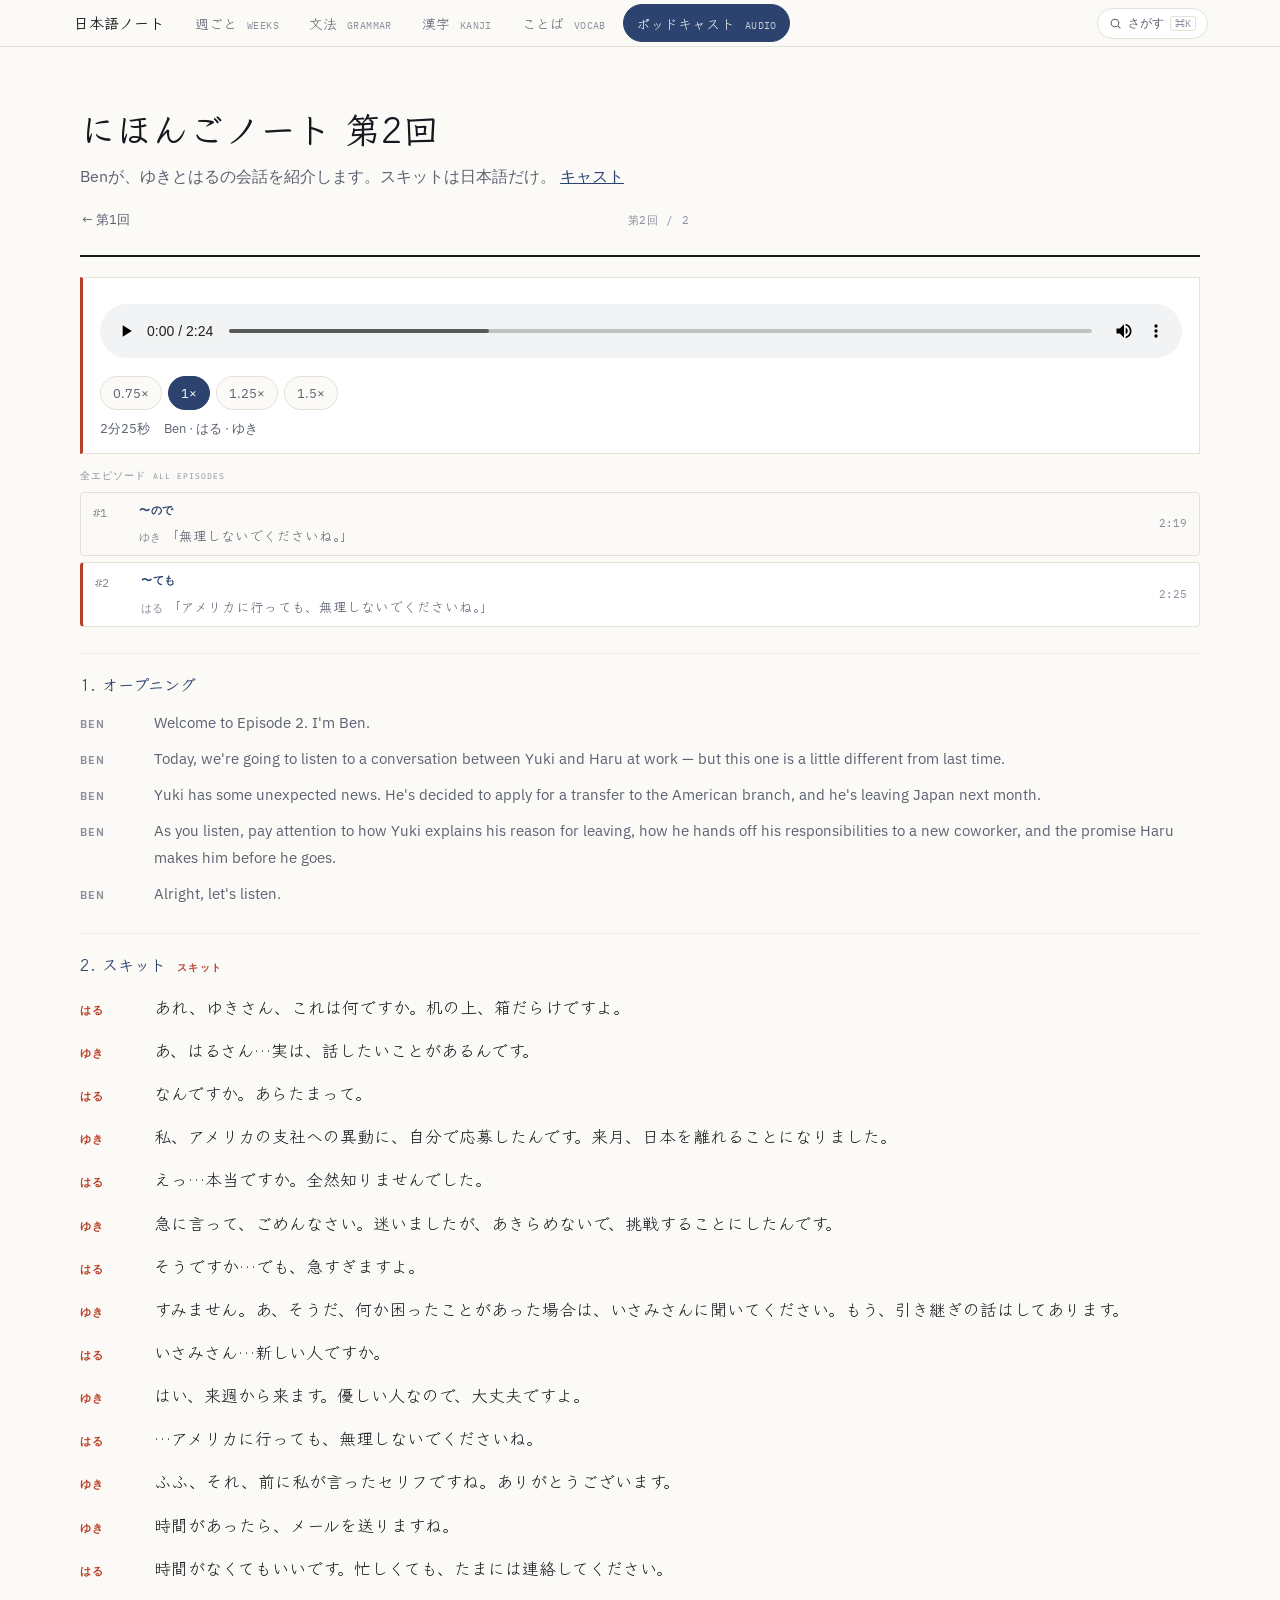
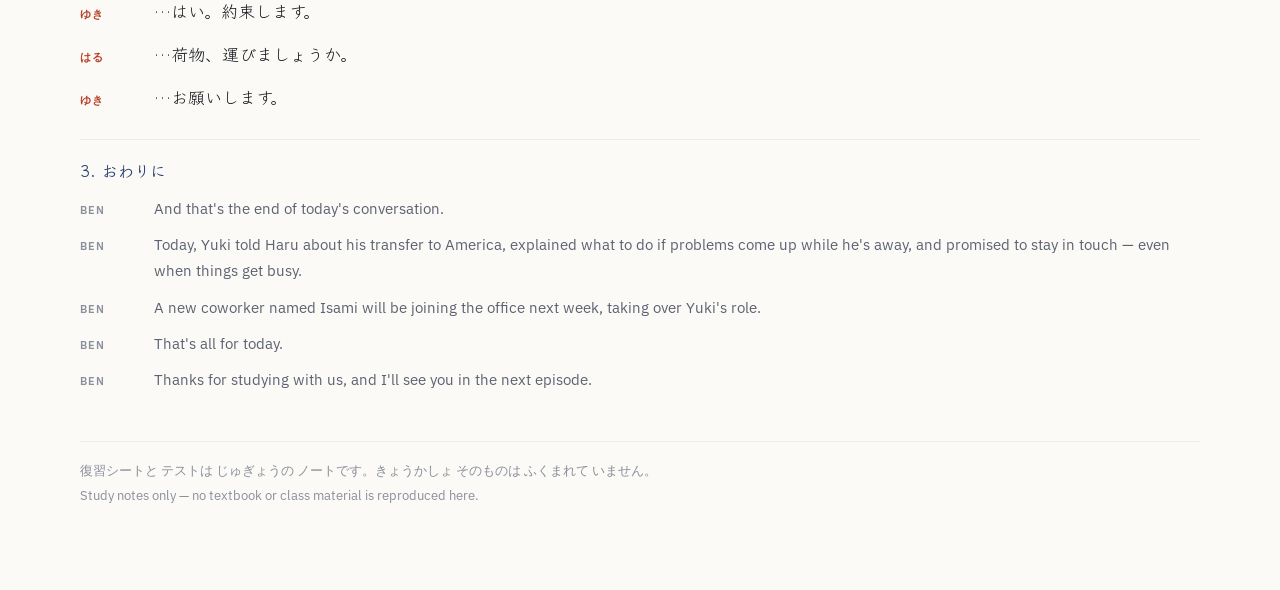
<file: 2026-09-16/podcast.html>
<!doctype html>
<html lang="ja">
<head>
<meta charset="utf-8">
<meta name="viewport" content="width=device-width, initial-scale=1">
<title>ポッドキャスト 第2回</title>
<meta name="description" content="にほんごノート 第2回 — ゆきとはるの会話。9月16日の文法（〜ても、〜たら vs 〜ても）を、聞いて練習する。">
<link rel="stylesheet" href="https://fonts.googleapis.com/css2?family=Klee+One:wght@400;600&family=IBM+Plex+Sans:wght@400;500;600&family=IBM+Plex+Mono:wght@400;500&display=swap">
<link rel="stylesheet" href="../assets/site.css">
<style>
.player{position:sticky;top:var(--nav-h);z-index:20;background:var(--surface);
  border:1px solid var(--line);border-left:3px solid var(--vermilion);padding:15px 17px;margin:20px 0 0}
.player audio{width:100%;margin-top:11px}
.player .meta{font-family:var(--en);font-size:12.5px;color:var(--muted);margin-top:8px;
  display:flex;gap:14px;flex-wrap:wrap}
.speeds{display:flex;gap:6px;margin-top:10px;flex-wrap:wrap}
.speeds button{font-family:var(--en);font-size:12.5px;padding:6px 12px;min-height:34px;cursor:pointer;
  border:1px solid var(--line);background:var(--paper);color:var(--muted);border-radius:999px}
.speeds button[aria-pressed="true"]{background:var(--indigo);border-color:var(--indigo);color:var(--paper)}
.speeds button:focus-visible{outline:2px solid var(--vermilion);outline-offset:2px}

.seg{margin:26px 0 0;padding-top:18px;border-top:1px solid var(--line-soft)}
.seg h2{font-family:var(--ja);font-size:16px;font-weight:600;margin:0 0 12px;color:var(--indigo)}
.seg.skit h2::after{content:" スキット";font-family:var(--en);font-size:10px;
  letter-spacing:.12em;text-transform:uppercase;color:var(--vermilion);margin-left:8px}
.l{display:grid;grid-template-columns:62px 1fr;gap:12px;margin:0 0 10px;align-items:baseline}
.l .who{font-family:var(--en);font-size:11px;font-weight:600;letter-spacing:.07em;
  text-transform:uppercase;color:var(--faint);padding-top:3px}
.l.ja .who{color:var(--vermilion)}
.l .t{line-height:1.75}
.l.ja .t{font-family:var(--ja);font-size:17px;line-height:1.95}
.l.host .t{font-size:15px;color:var(--muted)}
@media (max-width:640px){
  .l{grid-template-columns:1fr;gap:2px}
  .l .who{padding-top:0}
  .player{position:static}
}

.episodes{margin:14px 0 0;display:flex;flex-direction:column;gap:6px}
.episodes .label{font-family:var(--mono);font-size:10px;letter-spacing:.1em;text-transform:uppercase;
  color:var(--faint);margin:0 0 2px}
.episodes .ep{display:grid;grid-template-columns:34px 1fr auto;gap:3px 12px;align-items:start;
  padding:9px 12px;border:1px solid var(--line);border-radius:4px;text-decoration:none;color:inherit}
.episodes a.ep:hover{border-color:var(--indigo);background:var(--indigo-soft)}
.episodes .ep.current{border-left:3px solid var(--vermilion);background:var(--surface)}
.episodes .ep .num{font-family:var(--mono);font-size:12px;color:var(--faint);padding-top:1px}
.episodes .ep .title{font-family:var(--en);font-size:11px;font-weight:600;letter-spacing:.06em;
  text-transform:uppercase;color:var(--indigo);grid-column:2/3}
.episodes .ep .syn{font-family:var(--ja);font-size:13.5px;color:var(--muted);grid-column:2/3;line-height:1.6}
.episodes .ep .syn .who{font-family:var(--en);font-size:10.5px;color:var(--faint);margin-right:4px}
.episodes .ep .dur{font-family:var(--mono);font-size:11px;color:var(--faint);grid-column:3/4;grid-row:1/3;
  align-self:center;white-space:nowrap}
@media (max-width:640px){
  .episodes .ep{grid-template-columns:28px 1fr auto}
}

.epnav{display:flex;justify-content:space-between;align-items:center;gap:10px;margin:16px 0 0}
.epnav a,.epnav .side{font-family:var(--en);font-size:13px;color:var(--muted);text-decoration:none;
  display:flex;align-items:center;gap:5px;padding:6px 2px}
.epnav a:hover{color:var(--indigo)}
.epnav .side.empty{visibility:hidden}
.epnav .center{font-family:var(--mono);font-size:10.5px;color:var(--faint);letter-spacing:.06em}
</style>
</head>
<body>

<nav class="sitenav"><div class="sitenav-in">
  <a class="home" href="../">日本語ノート</a>
  <button class="hamburger" id="navToggle" aria-label="Menu" aria-expanded="false">
    <svg viewBox="0 0 24 24" fill="none" stroke="currentColor" stroke-width="2"><path d="M3 6h18M3 12h18M3 18h18"></path></svg>
  </button>
  <div class="navlinks" id="navLinks">
    <button class="searchbtn searchbtn-menu" type="button">
      <svg viewBox="0 0 24 24" fill="none" stroke="currentColor" stroke-width="2"><circle cx="11" cy="11" r="7"></circle><path d="M21 21l-4.3-4.3"></path></svg>
      <span class="lbl">さがす</span><kbd>⌘K</kbd>
    </button>
    <a class="nl" href="../">週ごと <small>WEEKS</small></a>
    <a class="nl" href="../grammar.html">文法 <small>GRAMMAR</small></a>
    <a class="nl" href="../kanji.html">漢字 <small>KANJI</small></a>
    <a class="nl" href="../vocab.html">ことば <small>VOCAB</small></a>
    <a class="nl" href="podcast.html" aria-current="page">ポッドキャスト <small>AUDIO</small></a>
  </div>
  <button class="searchbtn searchbtn-top" type="button">
    <svg viewBox="0 0 24 24" fill="none" stroke="currentColor" stroke-width="2"><circle cx="11" cy="11" r="7"></circle><path d="M21 21l-4.3-4.3"></path></svg>
    <span class="lbl">さがす</span><kbd>⌘K</kbd>
  </button>
</div></nav>

<div class="wrap">
  <div class="page-head">
    <h1>にほんごノート 第2回</h1>
    <p class="sub">Benが、ゆきとはるの会話を紹介します。スキットは日本語だけ。
    <a href="../cast.html" style="color:var(--indigo)">キャスト</a></p>
    <nav class="epnav" aria-label="Episode navigation">
      <a class="side" href="../2026-09-14/podcast.html">← 第1回</a>
      <span class="center">第2回 / 2</span>
      <span class="side empty">→</span>
    </nav>
    <div class="rule"></div>
  </div>

  <div class="player">
    <audio controls preload="metadata" src="../podcast/ep02/episode2-temo.mp3"></audio>
    <div class="speeds" id="speeds">
      <button data-r="0.75">0.75×</button>
      <button data-r="1" aria-pressed="true">1×</button>
      <button data-r="1.25">1.25×</button>
      <button data-r="1.5">1.5×</button>
    </div>
    <div class="meta"><span>2分25秒</span><span>Ben · はる · ゆき</span></div>
  </div>

  <nav class="episodes" aria-label="全エピソード">
    <p class="label">全エピソード <small>ALL EPISODES</small></p>
    <a class="ep" href="../2026-09-14/podcast.html">
      <span class="num">#1</span>
      <span class="title">〜ので</span>
      <span class="syn"><span class="who">ゆき</span>「無理しないでくださいね。」</span>
      <span class="dur">2:19</span>
    </a>
    <span class="ep current" aria-current="page">
      <span class="num">#2</span>
      <span class="title">〜ても</span>
      <span class="syn"><span class="who">はる</span>「アメリカに行っても、無理しないでくださいね。」</span>
      <span class="dur">2:25</span>
    </span>
  </nav>

<section class="seg">
<h2>1. オープニング</h2>
<p class="l host"><span class="who">Ben</span><span class="t">Welcome to Episode 2. I'm Ben.</span></p>
<p class="l host"><span class="who">Ben</span><span class="t">Today, we're going to listen to a conversation between Yuki and Haru at work — but this one is a little different from last time.</span></p>
<p class="l host"><span class="who">Ben</span><span class="t">Yuki has some unexpected news. He's decided to apply for a transfer to the American branch, and he's leaving Japan next month.</span></p>
<p class="l host"><span class="who">Ben</span><span class="t">As you listen, pay attention to how Yuki explains his reason for leaving, how he hands off his responsibilities to a new coworker, and the promise Haru makes him before he goes.</span></p>
<p class="l host"><span class="who">Ben</span><span class="t">Alright, let's listen.</span></p>
</section>

<section class="seg skit">
<h2>2. スキット</h2>
<p class="l ja"><span class="who">はる</span><span class="t">あれ、ゆきさん、これは何ですか。机の上、箱だらけですよ。</span></p>
<p class="l ja"><span class="who">ゆき</span><span class="t">あ、はるさん…実は、話したいことがあるんです。</span></p>
<p class="l ja"><span class="who">はる</span><span class="t">なんですか。あらたまって。</span></p>
<p class="l ja"><span class="who">ゆき</span><span class="t">私、アメリカの支社への異動に、自分で応募したんです。来月、日本を離れることになりました。</span></p>
<p class="l ja"><span class="who">はる</span><span class="t">えっ…本当ですか。全然知りませんでした。</span></p>
<p class="l ja"><span class="who">ゆき</span><span class="t">急に言って、ごめんなさい。迷いましたが、あきらめないで、挑戦することにしたんです。</span></p>
<p class="l ja"><span class="who">はる</span><span class="t">そうですか…でも、急すぎますよ。</span></p>
<p class="l ja"><span class="who">ゆき</span><span class="t">すみません。あ、そうだ、何か困ったことがあった場合は、いさみさんに聞いてください。もう、引き継ぎの話はしてあります。</span></p>
<p class="l ja"><span class="who">はる</span><span class="t">いさみさん…新しい人ですか。</span></p>
<p class="l ja"><span class="who">ゆき</span><span class="t">はい、来週から来ます。優しい人なので、大丈夫ですよ。</span></p>
<p class="l ja"><span class="who">はる</span><span class="t">…アメリカに行っても、無理しないでくださいね。</span></p>
<p class="l ja"><span class="who">ゆき</span><span class="t">ふふ、それ、前に私が言ったセリフですね。ありがとうございます。</span></p>
<p class="l ja"><span class="who">ゆき</span><span class="t">時間があったら、メールを送りますね。</span></p>
<p class="l ja"><span class="who">はる</span><span class="t">時間がなくてもいいです。忙しくても、たまには連絡してください。</span></p>
<p class="l ja"><span class="who">ゆき</span><span class="t">…はい。約束します。</span></p>
<p class="l ja"><span class="who">はる</span><span class="t">…荷物、運びましょうか。</span></p>
<p class="l ja"><span class="who">ゆき</span><span class="t">…お願いします。</span></p>
</section>

<section class="seg">
<h2>3. おわりに</h2>
<p class="l host"><span class="who">Ben</span><span class="t">And that's the end of today's conversation.</span></p>
<p class="l host"><span class="who">Ben</span><span class="t">Today, Yuki told Haru about his transfer to America, explained what to do if problems come up while he's away, and promised to stay in touch — even when things get busy.</span></p>
<p class="l host"><span class="who">Ben</span><span class="t">A new coworker named Isami will be joining the office next week, taking over Yuki's role.</span></p>
<p class="l host"><span class="who">Ben</span><span class="t">That's all for today.</span></p>
<p class="l host"><span class="who">Ben</span><span class="t">Thanks for studying with us, and I'll see you in the next episode.</span></p>
</section>

  <footer class="site">
    <p>復習シートと テストは じゅぎょうの ノートです。きょうかしょ そのものは ふくまれて いません。</p>
    <p>Study notes only — no textbook or class material is reproduced here.</p>
  </footer>
</div>

<script>
var a=document.querySelector("audio");
document.getElementById("speeds").addEventListener("click",function(e){
  var b=e.target.closest("button"); if(!b)return;
  a.playbackRate=parseFloat(b.dataset.r);
  [].forEach.call(this.children,function(x){x.setAttribute("aria-pressed",String(x===b));});
});
</script>
<script src="../assets/site.js"></script>


<div class="searchmodal" hidden><div class="searchmodal-box"><input type="search" id="gsInput" placeholder="さがす — grammar, kanji, vocab, podcast…" aria-label="Search everything"><div class="searchresults" id="gsResults"></div></div></div></body></html>
</file>
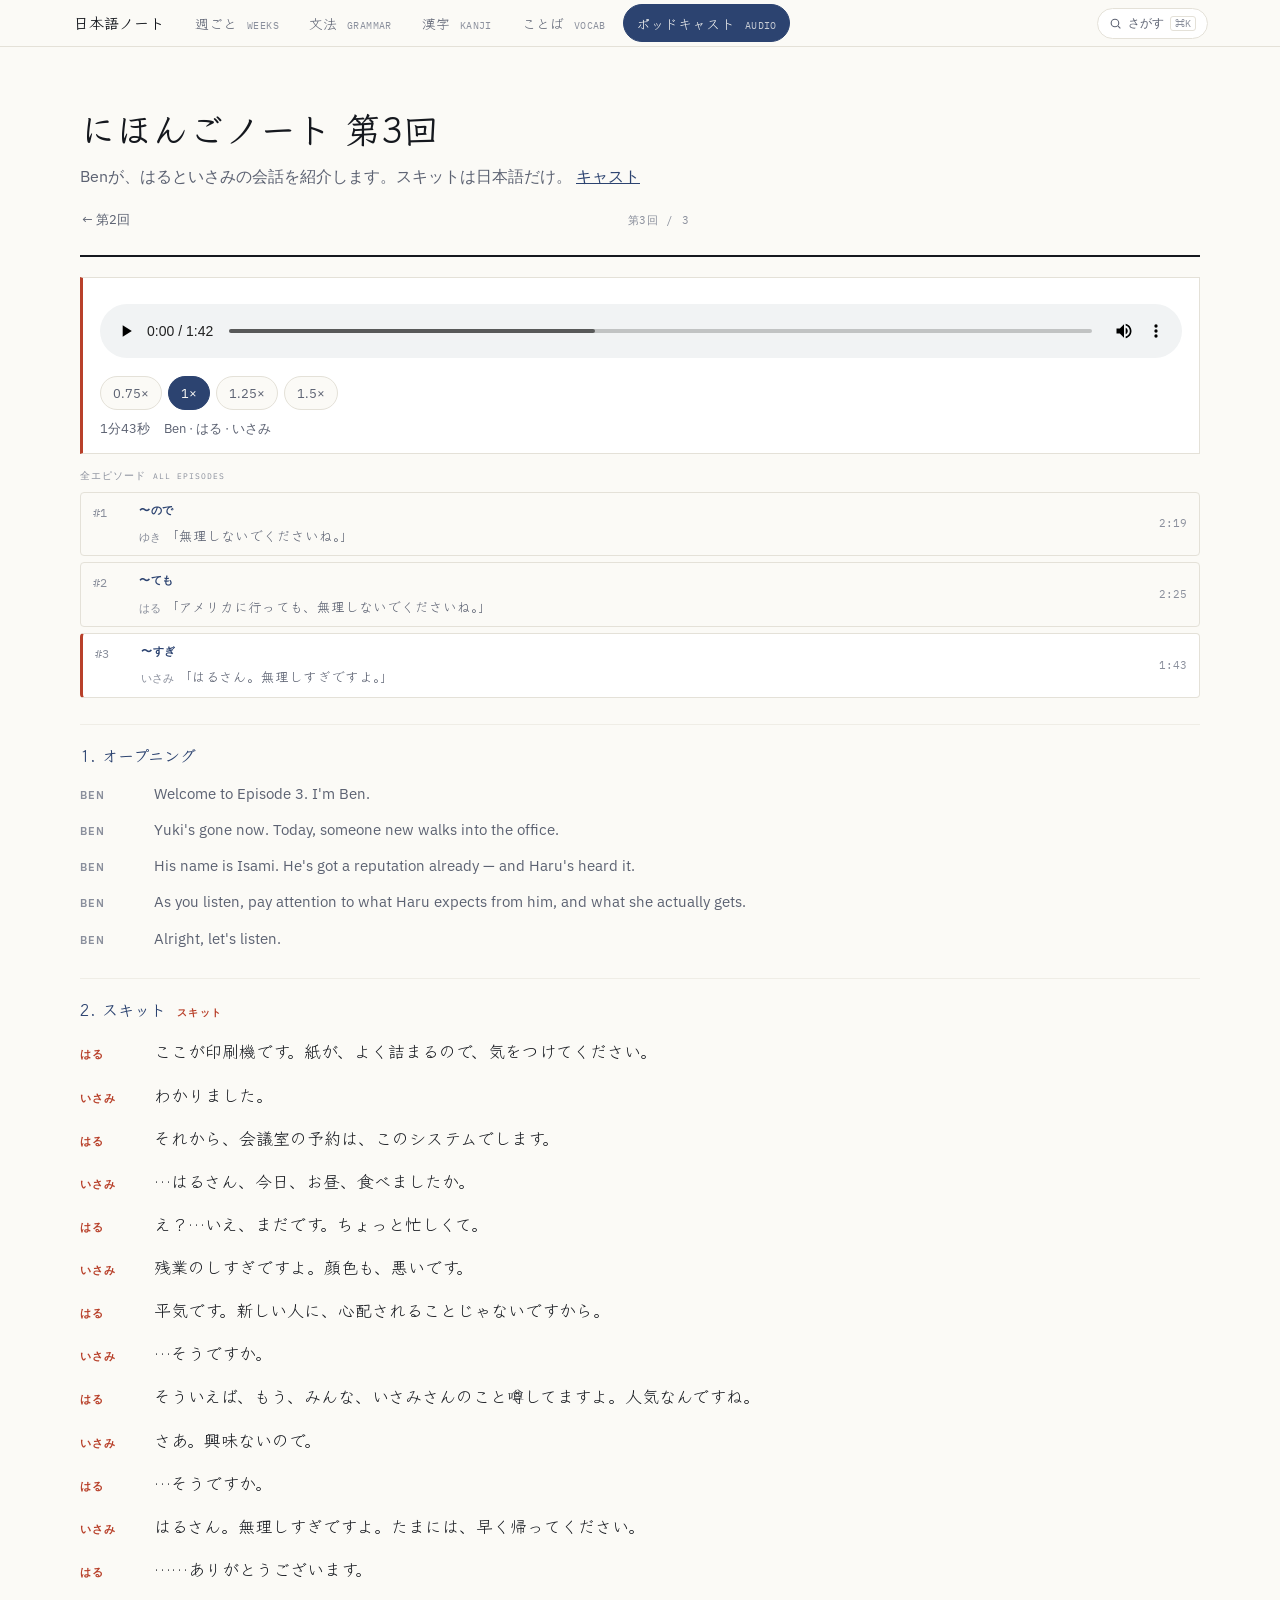
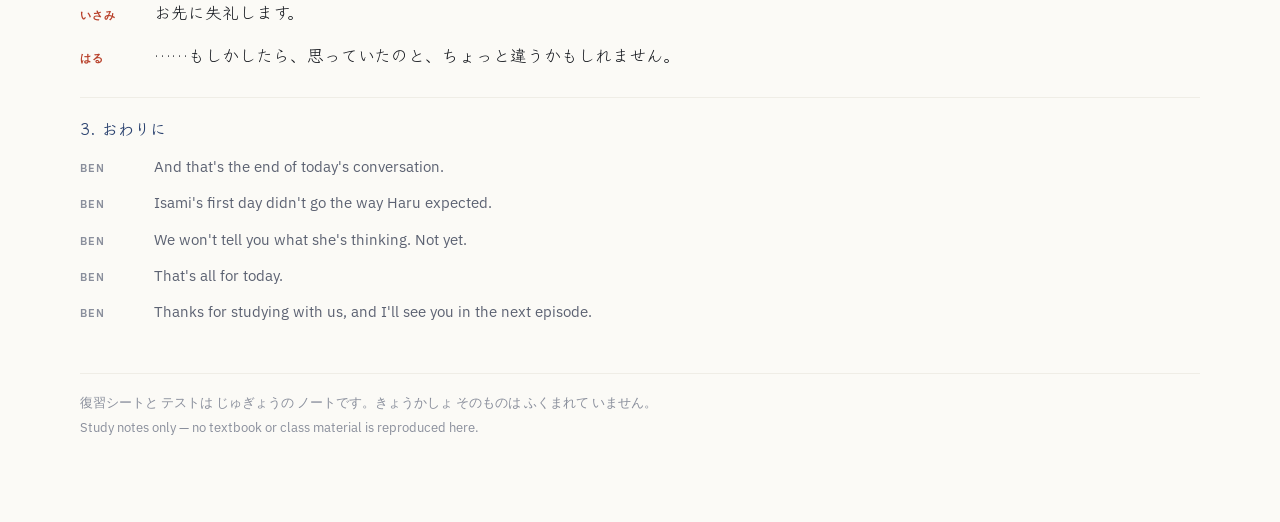
<file: 2026-09-18/podcast.html>
<!doctype html>
<html lang="ja">
<head>
<meta charset="utf-8">
<meta name="viewport" content="width=device-width, initial-scale=1">
<title>ポッドキャスト 第3回</title>
<meta name="description" content="にほんごノート 第3回 — はると、いさみの会話。9月18日の文法（〜すぎ、〜かもしれません）を、聞いて練習する。">
<link rel="stylesheet" href="https://fonts.googleapis.com/css2?family=Klee+One:wght@400;600&family=IBM+Plex+Sans:wght@400;500;600&family=IBM+Plex+Mono:wght@400;500&display=swap">
<link rel="stylesheet" href="../assets/site.css">
<style>
.player{position:sticky;top:var(--nav-h);z-index:20;background:var(--surface);
  border:1px solid var(--line);border-left:3px solid var(--vermilion);padding:15px 17px;margin:20px 0 0}
.player audio{width:100%;margin-top:11px}
.player .meta{font-family:var(--en);font-size:12.5px;color:var(--muted);margin-top:8px;
  display:flex;gap:14px;flex-wrap:wrap}
.speeds{display:flex;gap:6px;margin-top:10px;flex-wrap:wrap}
.speeds button{font-family:var(--en);font-size:12.5px;padding:6px 12px;min-height:34px;cursor:pointer;
  border:1px solid var(--line);background:var(--paper);color:var(--muted);border-radius:999px}
.speeds button[aria-pressed="true"]{background:var(--indigo);border-color:var(--indigo);color:var(--paper)}
.speeds button:focus-visible{outline:2px solid var(--vermilion);outline-offset:2px}

.seg{margin:26px 0 0;padding-top:18px;border-top:1px solid var(--line-soft)}
.seg h2{font-family:var(--ja);font-size:16px;font-weight:600;margin:0 0 12px;color:var(--indigo)}
.seg.skit h2::after{content:" スキット";font-family:var(--en);font-size:10px;
  letter-spacing:.12em;text-transform:uppercase;color:var(--vermilion);margin-left:8px}
.l{display:grid;grid-template-columns:62px 1fr;gap:12px;margin:0 0 10px;align-items:baseline}
.l .who{font-family:var(--en);font-size:11px;font-weight:600;letter-spacing:.07em;
  text-transform:uppercase;color:var(--faint);padding-top:3px}
.l.ja .who{color:var(--vermilion)}
.l .t{line-height:1.75}
.l.ja .t{font-family:var(--ja);font-size:17px;line-height:1.95}
.l.host .t{font-size:15px;color:var(--muted)}
@media (max-width:640px){
  .l{grid-template-columns:1fr;gap:2px}
  .l .who{padding-top:0}
  .player{position:static}
}

.episodes{margin:14px 0 0;display:flex;flex-direction:column;gap:6px}
.episodes .label{font-family:var(--mono);font-size:10px;letter-spacing:.1em;text-transform:uppercase;
  color:var(--faint);margin:0 0 2px}
.episodes .ep{display:grid;grid-template-columns:34px 1fr auto;gap:3px 12px;align-items:start;
  padding:9px 12px;border:1px solid var(--line);border-radius:4px;text-decoration:none;color:inherit}
.episodes a.ep:hover{border-color:var(--indigo);background:var(--indigo-soft)}
.episodes .ep.current{border-left:3px solid var(--vermilion);background:var(--surface)}
.episodes .ep .num{font-family:var(--mono);font-size:12px;color:var(--faint);padding-top:1px}
.episodes .ep .title{font-family:var(--en);font-size:11px;font-weight:600;letter-spacing:.06em;
  text-transform:uppercase;color:var(--indigo);grid-column:2/3}
.episodes .ep .syn{font-family:var(--ja);font-size:13.5px;color:var(--muted);grid-column:2/3;line-height:1.6}
.episodes .ep .syn .who{font-family:var(--en);font-size:10.5px;color:var(--faint);margin-right:4px}
.episodes .ep .dur{font-family:var(--mono);font-size:11px;color:var(--faint);grid-column:3/4;grid-row:1/3;
  align-self:center;white-space:nowrap}
@media (max-width:640px){
  .episodes .ep{grid-template-columns:28px 1fr auto}
}

.epnav{display:flex;justify-content:space-between;align-items:center;gap:10px;margin:16px 0 0}
.epnav a,.epnav .side{font-family:var(--en);font-size:13px;color:var(--muted);text-decoration:none;
  display:flex;align-items:center;gap:5px;padding:6px 2px}
.epnav a:hover{color:var(--indigo)}
.epnav .side.empty{visibility:hidden}
.epnav .center{font-family:var(--mono);font-size:10.5px;color:var(--faint);letter-spacing:.06em}
</style>
</head>
<body>

<nav class="sitenav"><div class="sitenav-in">
  <a class="home" href="../">日本語ノート</a>
  <button class="hamburger" id="navToggle" aria-label="Menu" aria-expanded="false">
    <svg viewBox="0 0 24 24" fill="none" stroke="currentColor" stroke-width="2"><path d="M3 6h18M3 12h18M3 18h18"></path></svg>
  </button>
  <div class="navlinks" id="navLinks">
    <button class="searchbtn searchbtn-menu" type="button">
      <svg viewBox="0 0 24 24" fill="none" stroke="currentColor" stroke-width="2"><circle cx="11" cy="11" r="7"></circle><path d="M21 21l-4.3-4.3"></path></svg>
      <span class="lbl">さがす</span><kbd>⌘K</kbd>
    </button>
    <a class="nl" href="../">週ごと <small>WEEKS</small></a>
    <a class="nl" href="../grammar.html">文法 <small>GRAMMAR</small></a>
    <a class="nl" href="../kanji.html">漢字 <small>KANJI</small></a>
    <a class="nl" href="../vocab.html">ことば <small>VOCAB</small></a>
    <a class="nl" href="podcast.html" aria-current="page">ポッドキャスト <small>AUDIO</small></a>
  </div>
  <button class="searchbtn searchbtn-top" type="button">
    <svg viewBox="0 0 24 24" fill="none" stroke="currentColor" stroke-width="2"><circle cx="11" cy="11" r="7"></circle><path d="M21 21l-4.3-4.3"></path></svg>
    <span class="lbl">さがす</span><kbd>⌘K</kbd>
  </button>
</div></nav>

<div class="wrap">
  <div class="page-head">
    <h1>にほんごノート 第3回</h1>
    <p class="sub">Benが、はるといさみの会話を紹介します。スキットは日本語だけ。
    <a href="../cast.html" style="color:var(--indigo)">キャスト</a></p>
    <nav class="epnav" aria-label="Episode navigation">
      <a class="side" href="../2026-09-16/podcast.html">← 第2回</a>
      <span class="center">第3回 / 3</span>
      <span class="side empty">→</span>
    </nav>
    <div class="rule"></div>
  </div>

  <div class="player">
    <audio controls preload="metadata" src="../podcast/ep03/episode3-sugi.mp3"></audio>
    <div class="speeds" id="speeds">
      <button data-r="0.75">0.75×</button>
      <button data-r="1" aria-pressed="true">1×</button>
      <button data-r="1.25">1.25×</button>
      <button data-r="1.5">1.5×</button>
    </div>
    <div class="meta"><span>1分43秒</span><span>Ben · はる · いさみ</span></div>
  </div>

  <nav class="episodes" aria-label="全エピソード">
    <p class="label">全エピソード <small>ALL EPISODES</small></p>
    <a class="ep" href="../2026-09-14/podcast.html">
      <span class="num">#1</span>
      <span class="title">〜ので</span>
      <span class="syn"><span class="who">ゆき</span>「無理しないでくださいね。」</span>
      <span class="dur">2:19</span>
    </a>
    <a class="ep" href="../2026-09-16/podcast.html">
      <span class="num">#2</span>
      <span class="title">〜ても</span>
      <span class="syn"><span class="who">はる</span>「アメリカに行っても、無理しないでくださいね。」</span>
      <span class="dur">2:25</span>
    </a>
    <span class="ep current" aria-current="page">
      <span class="num">#3</span>
      <span class="title">〜すぎ</span>
      <span class="syn"><span class="who">いさみ</span>「はるさん。無理しすぎですよ。」</span>
      <span class="dur">1:43</span>
    </span>
  </nav>

<section class="seg">
<h2>1. オープニング</h2>
<p class="l host"><span class="who">Ben</span><span class="t">Welcome to Episode 3. I'm Ben.</span></p>
<p class="l host"><span class="who">Ben</span><span class="t">Yuki's gone now. Today, someone new walks into the office.</span></p>
<p class="l host"><span class="who">Ben</span><span class="t">His name is Isami. He's got a reputation already — and Haru's heard it.</span></p>
<p class="l host"><span class="who">Ben</span><span class="t">As you listen, pay attention to what Haru expects from him, and what she actually gets.</span></p>
<p class="l host"><span class="who">Ben</span><span class="t">Alright, let's listen.</span></p>
</section>

<section class="seg skit">
<h2>2. スキット</h2>
<p class="l ja"><span class="who">はる</span><span class="t">ここが印刷機です。紙が、よく詰まるので、気をつけてください。</span></p>
<p class="l ja"><span class="who">いさみ</span><span class="t">わかりました。</span></p>
<p class="l ja"><span class="who">はる</span><span class="t">それから、会議室の予約は、このシステムでします。</span></p>
<p class="l ja"><span class="who">いさみ</span><span class="t">…はるさん、今日、お昼、食べましたか。</span></p>
<p class="l ja"><span class="who">はる</span><span class="t">え？…いえ、まだです。ちょっと忙しくて。</span></p>
<p class="l ja"><span class="who">いさみ</span><span class="t">残業のしすぎですよ。顔色も、悪いです。</span></p>
<p class="l ja"><span class="who">はる</span><span class="t">平気です。新しい人に、心配されることじゃないですから。</span></p>
<p class="l ja"><span class="who">いさみ</span><span class="t">…そうですか。</span></p>
<p class="l ja"><span class="who">はる</span><span class="t">そういえば、もう、みんな、いさみさんのこと噂してますよ。人気なんですね。</span></p>
<p class="l ja"><span class="who">いさみ</span><span class="t">さあ。興味ないので。</span></p>
<p class="l ja"><span class="who">はる</span><span class="t">…そうですか。</span></p>
<p class="l ja"><span class="who">いさみ</span><span class="t">はるさん。無理しすぎですよ。たまには、早く帰ってください。</span></p>
<p class="l ja"><span class="who">はる</span><span class="t">……ありがとうございます。</span></p>
<p class="l ja"><span class="who">いさみ</span><span class="t">お先に失礼します。</span></p>
<p class="l ja"><span class="who">はる</span><span class="t">……もしかしたら、思っていたのと、ちょっと違うかもしれません。</span></p>
</section>

<section class="seg">
<h2>3. おわりに</h2>
<p class="l host"><span class="who">Ben</span><span class="t">And that's the end of today's conversation.</span></p>
<p class="l host"><span class="who">Ben</span><span class="t">Isami's first day didn't go the way Haru expected.</span></p>
<p class="l host"><span class="who">Ben</span><span class="t">We won't tell you what she's thinking. Not yet.</span></p>
<p class="l host"><span class="who">Ben</span><span class="t">That's all for today.</span></p>
<p class="l host"><span class="who">Ben</span><span class="t">Thanks for studying with us, and I'll see you in the next episode.</span></p>
</section>

  <footer class="site">
    <p>復習シートと テストは じゅぎょうの ノートです。きょうかしょ そのものは ふくまれて いません。</p>
    <p>Study notes only — no textbook or class material is reproduced here.</p>
  </footer>
</div>

<script>
var a=document.querySelector("audio");
document.getElementById("speeds").addEventListener("click",function(e){
  var b=e.target.closest("button"); if(!b)return;
  a.playbackRate=parseFloat(b.dataset.r);
  [].forEach.call(this.children,function(x){x.setAttribute("aria-pressed",String(x===b));});
});
</script>
<script src="../assets/site.js"></script>


<div class="searchmodal" hidden><div class="searchmodal-box"><input type="search" id="gsInput" placeholder="さがす — grammar, kanji, vocab, podcast…" aria-label="Search everything"><div class="searchresults" id="gsResults"></div></div></div></body></html>
</file>
<file: assets/site.css>
/* 日本語ノート — shared tokens, site navigation and common components.
   Page-specific CSS stays inline in each page. */

:root{
  color-scheme:light dark;
  --paper:#FBFAF6; --surface:#FFFFFF; --ink:#15181E; --muted:#5C6272; --faint:#8A8F9C;
  --line:#E4E1D8; --line-soft:#EFEDE6;
  --indigo:#2C4370; --indigo-soft:#E8EDF7;
  --vermilion:#B8402A; --vermilion-soft:#FBEAE5;
  --good:#2C6B4F; --good-soft:#E6F2EB;
  --hl-y:#FFF08A; --hl-p:#FFCBDD; --hl-b:#BEDCF7;
  --ja:"Klee One","Hiragino Mincho ProN","Yu Mincho",serif;
  --en:"IBM Plex Sans","Helvetica Neue",Arial,sans-serif;
  --mono:"IBM Plex Mono","SF Mono",Menlo,monospace;
  --nav-h:46px;
  --wrap-w:940px;
}
@media (prefers-color-scheme:dark){
  :root:not([data-theme="light"]){
    --paper:#14161A; --surface:#1B1E24; --ink:#E9E7E1; --muted:#A0A6B4; --faint:#7A8090;
    --line:#2B2F38; --line-soft:#232730;
    --indigo:#93B3E8; --indigo-soft:#1C2635;
    --vermilion:#F0937B; --vermilion-soft:#2E1F1B;
    --good:#6FC79A; --good-soft:#17281F;
    --hl-y:rgba(255,224,90,.24); --hl-p:rgba(255,140,180,.24); --hl-b:rgba(130,190,255,.24);
  }
}
:root[data-theme="dark"]{
  --paper:#14161A; --surface:#1B1E24; --ink:#E9E7E1; --muted:#A0A6B4; --faint:#7A8090;
  --line:#2B2F38; --line-soft:#232730;
  --indigo:#93B3E8; --indigo-soft:#1C2635;
  --vermilion:#F0937B; --vermilion-soft:#2E1F1B;
  --good:#6FC79A; --good-soft:#17281F;
  --hl-y:rgba(255,224,90,.24); --hl-p:rgba(255,140,180,.24); --hl-b:rgba(130,190,255,.24);
}

/* Native cross-document view transitions — a page-to-page crossfade with
   zero JS, ignored outright by browsers that don't support it. */
@view-transition{navigation:auto}

*{box-sizing:border-box}
html{-webkit-text-size-adjust:100%}
body{margin:0;background:var(--paper);color:var(--ink);
     font-family:var(--en);font-size:16px;line-height:1.6;-webkit-font-smoothing:antialiased}
img{max-width:100%}
[hidden]{display:none!important}
.ja{font-family:var(--ja)}
.num{font-family:var(--mono);font-variant-numeric:tabular-nums}

/* ---------- site nav ---------- */
.sitenav{
  position:sticky;top:0;z-index:50;
  background:color-mix(in srgb,var(--paper) 92%,transparent);
  backdrop-filter:saturate(1.4) blur(10px);
  border-bottom:1px solid var(--line);
}
.sitenav-in{
  max-width:var(--wrap-w);margin:0 auto;min-height:var(--nav-h);
  display:flex;align-items:center;gap:4px;padding:0 12px;position:relative;
}
.sitenav .home{
  font-family:var(--ja);font-weight:600;font-size:15px;color:var(--ink);
  text-decoration:none;padding:6px 10px 6px 2px;margin-right:4px;white-space:nowrap;flex:none;
}
.sitenav .home:hover{color:var(--indigo)}
.navlinks{display:flex;align-items:center;gap:4px;flex:1;
  overflow-x:auto;scrollbar-width:none;-webkit-overflow-scrolling:touch;}
.navlinks::-webkit-scrollbar{display:none}
.sitenav a.nl{
  position:relative;font-family:var(--ja);font-size:14px;color:var(--muted);text-decoration:none;
  padding:7px 12px;border-radius:999px;white-space:nowrap;flex:none;
  border:1px solid transparent;transition:background .15s,color .15s,border-color .15s;
}
.sitenav a.nl small{font-family:var(--mono);font-size:10px;letter-spacing:.04em;margin-left:5px;color:var(--faint)}
.sitenav a.nl:hover{background:var(--indigo-soft);color:var(--ink)}
.sitenav a.nl[aria-current="page"]{background:var(--indigo);border-color:var(--indigo);color:var(--paper)}
.sitenav a.nl[aria-current="page"] small{color:color-mix(in srgb,var(--paper) 75%,transparent)}
.sitenav a:focus-visible{outline:2px solid var(--vermilion);outline-offset:2px}

.searchbtn{
  flex:none;display:flex;align-items:center;gap:6px;margin-left:auto;
  font-family:var(--mono);font-size:12px;color:var(--muted);
  border:1px solid var(--line);background:var(--surface);border-radius:999px;
  padding:6px 11px;cursor:pointer;transition:border-color .15s,color .15s;
}
.searchbtn:hover{border-color:var(--indigo);color:var(--ink)}
.searchbtn svg{width:13px;height:13px;flex:none}
.searchbtn kbd{font-family:var(--mono);font-size:10px;color:var(--faint);border:1px solid var(--line);
  border-radius:3px;padding:0 4px}

.searchbtn-menu{display:none}

.hamburger{
  display:none;flex:none;width:34px;height:34px;border:1px solid var(--line);background:var(--surface);
  border-radius:6px;cursor:pointer;align-items:center;justify-content:center;margin-left:6px;
}
.hamburger svg{width:16px;height:16px}

/* ---------- search modal ---------- */
.searchmodal{position:fixed;inset:0;z-index:100;background:color-mix(in srgb,var(--ink) 45%,transparent);
  display:flex;align-items:flex-start;justify-content:center;padding:12vh 16px 0}
.searchmodal-box{width:100%;max-width:560px;background:var(--surface);border:1px solid var(--line);
  box-shadow:0 20px 50px rgba(0,0,0,.2);max-height:70vh;display:flex;flex-direction:column}
.searchmodal-box input{
  font-family:var(--ja);font-size:17px;padding:16px 18px;border:0;border-bottom:1px solid var(--line);
  background:transparent;color:var(--ink);width:100%;outline:none;
}
.searchmodal-box input::placeholder{color:var(--faint)}
.searchresults{overflow-y:auto;padding:6px}
.searchresults a{display:flex;align-items:baseline;gap:10px;padding:10px 12px;text-decoration:none;
  color:var(--ink);border-radius:4px;transition:background .1s}
.searchresults a:hover,.searchresults a:focus-visible{background:var(--indigo-soft)}
.searchresults .r-label{font-family:var(--ja);font-size:15.5px}
.searchresults .r-sub{font-family:var(--en);font-size:12px;color:var(--muted);flex:1}
.searchresults .r-kind{font-family:var(--mono);font-size:9.5px;letter-spacing:.05em;text-transform:uppercase;
  color:var(--faint);border:1px solid var(--line);border-radius:3px;padding:1px 6px;flex:none}
.searchempty{padding:20px;text-align:center;color:var(--faint);font-size:13px;font-family:var(--en)}

/* ---------- page shell ---------- */
.wrap{max-width:var(--wrap-w);margin:0 auto;padding:0 20px 80px}
.page-head{padding:34px 0 0}
.page-head h1{font-family:var(--ja);font-size:30px;font-weight:600;margin:0;text-wrap:balance}
.page-head .sub{font-size:14.5px;color:var(--muted);margin:7px 0 0;max-width:62ch}
.page-head .rule{height:2px;background:var(--ink);margin:18px 0 0}

/* ---------- layout with a sticky rail (desktop only) ---------- */
.layout{display:grid;grid-template-columns:1fr;gap:0;max-width:var(--wrap-w);margin:0 auto}
.layout-main{min-width:0}
.rail{display:none}

/* ---------- filter bar ---------- */
.filters{display:flex;flex-wrap:wrap;gap:8px;align-items:center;margin:18px 0 0}
.filters input[type="search"]{
  font-family:var(--ja);font-size:15px;padding:9px 13px;min-width:0;flex:1 1 210px;
  border:1px solid var(--line);background:var(--surface);color:var(--ink);border-radius:0;
  transition:border-color .15s;
}
.filters input[type="search"]::placeholder{color:var(--faint)}
.filters input[type="search"]:focus-visible{outline:2px solid var(--indigo);outline-offset:-1px}
.chipset{display:flex;flex-wrap:wrap;gap:6px}
.chipset button{
  font-family:var(--mono);font-size:12.5px;padding:7px 13px;cursor:pointer;
  border:1px solid var(--line);background:var(--surface);color:var(--muted);border-radius:999px;
  transition:background .12s,color .12s,border-color .12s;min-height:36px;
}
.chipset button[aria-pressed="true"]{background:var(--indigo);border-color:var(--indigo);color:var(--paper)}
.chipset button:focus-visible{outline:2px solid var(--vermilion);outline-offset:2px}
.tally{font-family:var(--mono);font-size:12px;color:var(--faint);margin:10px 0 0}
.noresult{padding:26px 0;color:var(--faint);font-family:var(--ja);font-size:15px;text-align:center}

/* ---------- day badge ---------- */
.day{
  font-family:var(--mono);font-size:10px;font-weight:500;letter-spacing:.03em;
  padding:2px 7px;border-radius:3px;white-space:nowrap;
  border:1px solid color-mix(in srgb,var(--indigo) 40%,var(--line));color:var(--indigo);
}
.day.d14{border-color:color-mix(in srgb,var(--vermilion) 45%,var(--line));color:var(--vermilion)}

/* ---------- shared table ---------- */
.tw{overflow-x:auto;margin:14px 0 0;border:1px solid var(--line);background:var(--surface);
    -webkit-overflow-scrolling:touch}
.tw table{border-collapse:collapse;width:100%;min-width:460px;font-size:14.5px}
.tw th,.tw td{text-align:left;padding:10px 14px;border-bottom:1px solid var(--line-soft);vertical-align:top}
.tw thead th{font-family:var(--mono);font-size:10.5px;font-weight:600;letter-spacing:.11em;text-transform:uppercase;
             color:var(--faint);background:color-mix(in srgb,var(--ink) 4%,var(--surface));
             border-bottom:1px solid var(--line);position:sticky;top:0}
.tw tbody tr:last-child td{border-bottom:0}
.tw td.j{font-family:var(--ja);font-size:16px;line-height:1.8}
.gloss{font-family:var(--en);font-size:13px;color:var(--muted);line-height:1.5;margin-top:2px}

/* ---------- furigana ---------- */
rt{font-family:var(--ja);font-size:.5em;color:var(--muted);font-weight:400}
body.fg-off rt{display:none}
body.en-off .gloss{display:none}

footer.site{margin:48px 0 0;padding-top:18px;border-top:1px solid var(--line-soft);
            font-size:12.5px;color:var(--faint)}
footer.site p{margin:0 0 5px}
footer.site a{color:var(--muted)}

/* ---------- desktop: more room to breathe ---------- */
@media (min-width:1000px){
  :root{--wrap-w:1160px}
  body{font-size:16.5px}
  .page-head{padding-top:52px}
  .page-head h1{font-size:36px}
  .page-head .sub{font-size:15.5px}
  .layout{grid-template-columns:1fr 220px;gap:40px;align-items:start}
  .layout.has-rail .rail{
    display:block;position:sticky;top:calc(var(--nav-h) + 24px);padding-top:52px;
  }
  .rail-title{font-family:var(--mono);font-size:10.5px;letter-spacing:.1em;text-transform:uppercase;
    color:var(--faint);margin:0 0 10px}
  .rail a{display:block;font-family:var(--ja);font-size:14px;color:var(--muted);text-decoration:none;
    padding:7px 0;border-bottom:1px solid var(--line-soft);transition:color .15s}
  .rail a:hover{color:var(--indigo)}
  .rail a:focus-visible{outline:2px solid var(--vermilion);outline-offset:2px}
}

/* ---------- phone ---------- */
@media (max-width:640px){
  body{font-size:16.5px}
  .wrap{padding:0 15px 64px}
  .page-head{padding-top:24px}
  .page-head h1{font-size:24px}
  .sitenav-in{padding:0 10px;gap:3px}
  .sitenav .home{font-size:14px}
  .filters input[type="search"]{flex:1 1 100%;font-size:16px} /* 16px stops iOS zoom-on-focus */
  .chipset button{flex:1 1 auto;min-width:68px}
  .tw table{min-width:0}
  .tw th,.tw td{padding:9px 11px}

  .hamburger{display:flex;margin-left:auto}
  .navlinks{
    display:none;position:absolute;top:100%;left:0;right:0;
    flex-direction:column;align-items:stretch;overflow:visible;
    background:var(--surface);border-bottom:1px solid var(--line);
    box-shadow:0 12px 24px rgba(0,0,0,.08);padding:6px;gap:2px;
  }
  .navlinks.open{display:flex}
  .sitenav a.nl{padding:11px 12px;border-radius:6px}
  .sitenav a.nl[aria-current="page"]{background:var(--indigo-soft);color:var(--indigo)}
  .sitenav a.nl[aria-current="page"] small{color:var(--indigo)}

  /* search folds into the hamburger menu as its first row; the standalone
     top-bar icon (which would sit right next to the hamburger) goes away */
  .searchbtn-top{display:none}
  .searchbtn-menu{
    display:flex;width:100%;margin:0 0 4px;padding:11px 12px;border:0;border-radius:6px;
    background:transparent;justify-content:flex-start;
  }
  .searchbtn-menu:hover{background:var(--indigo-soft);color:var(--ink)}
  .searchbtn-menu kbd{margin-left:auto}
}
@media (prefers-reduced-motion:reduce){*{transition:none!important;animation:none!important}}
</file>
